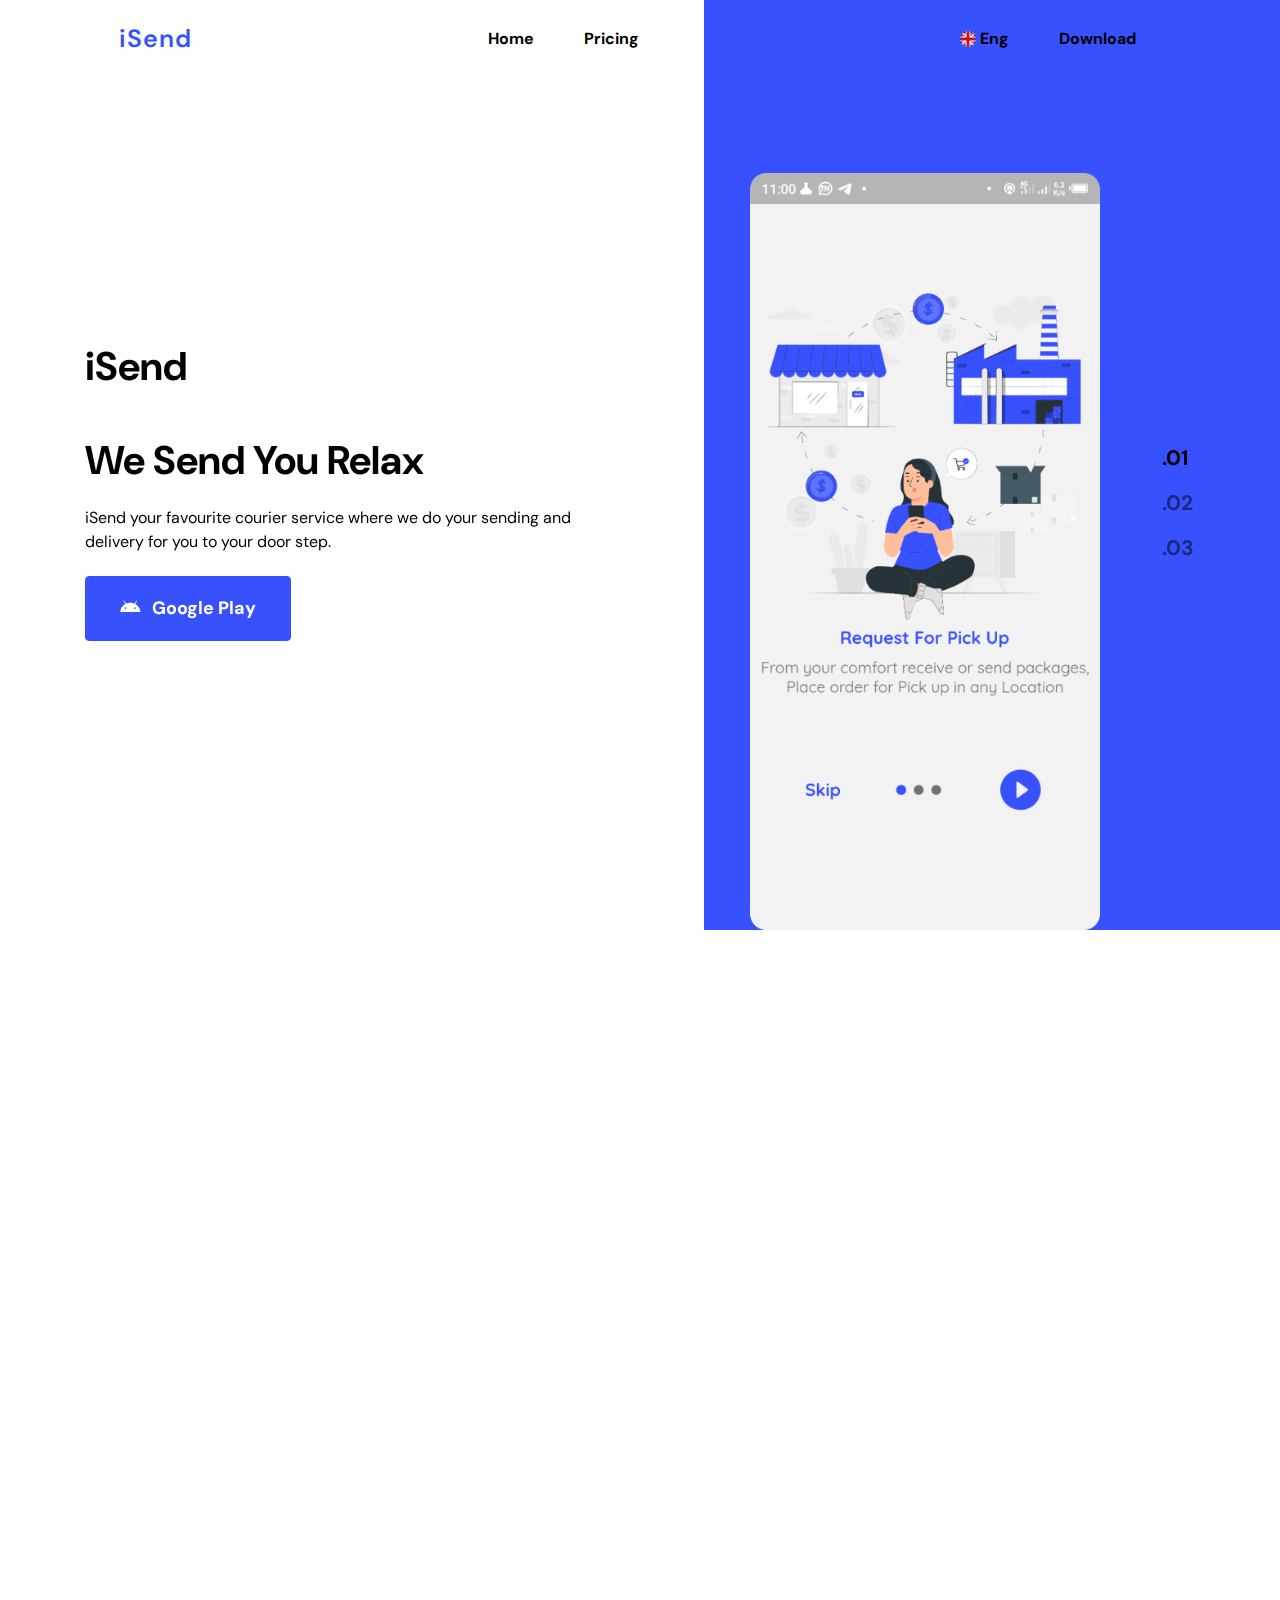
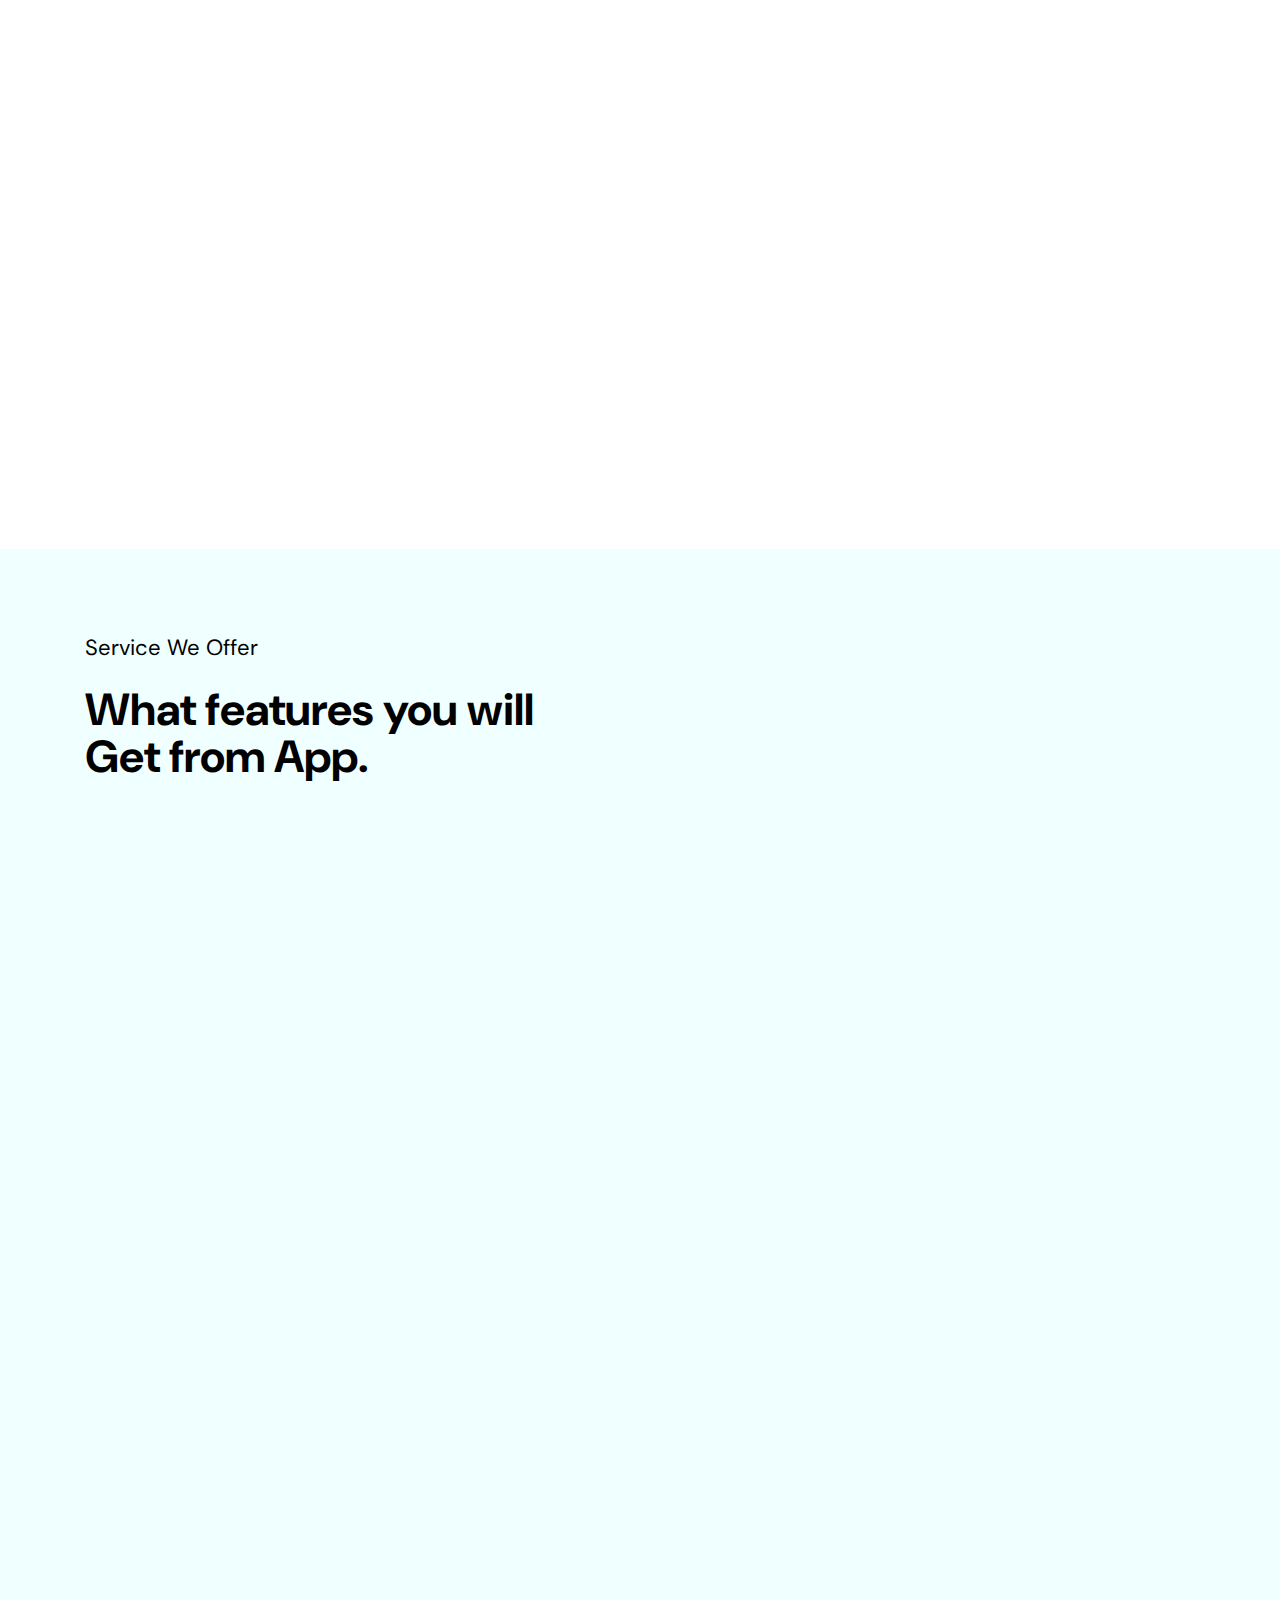
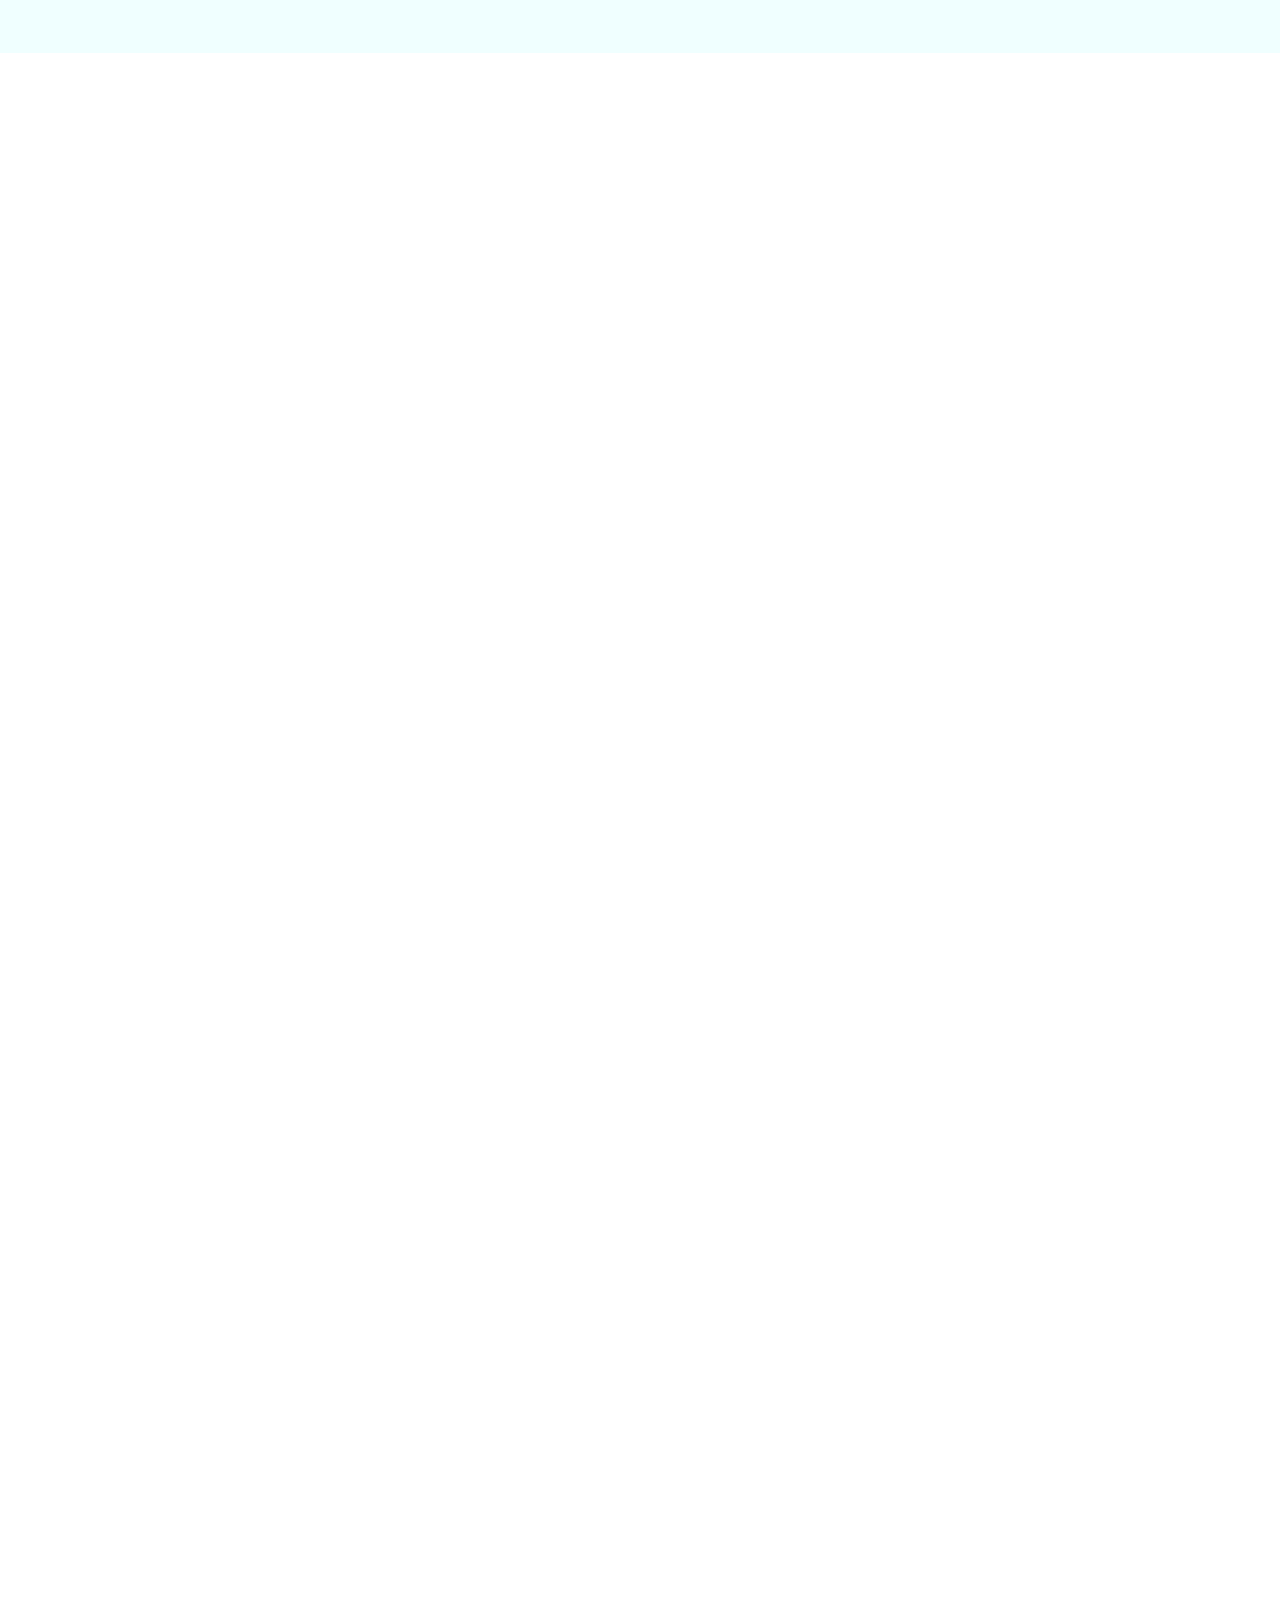
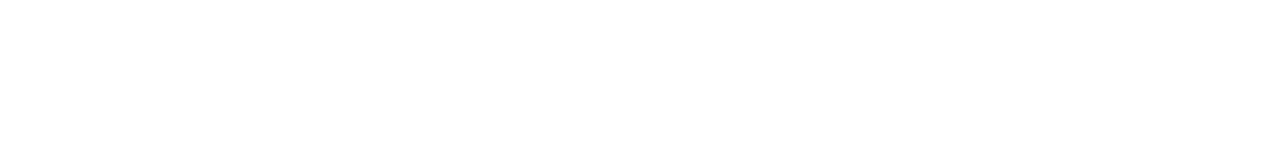
<file: index.html>
<!DOCTYPE html>
<html lang="en">
<head>
    <meta charset="UTF-8">
    <meta name="viewport" content="width=device-width, initial-scale=1.0">
    <meta http-equiv="X-UA-Compatible" content="ie=edge">
    <title>iSend :: we send you relax</title>
    <link rel="stylesheet" href="assets/vendors/flag-icon-css/css/flag-icon.min.css">
    <link rel="stylesheet" href="assets/vendors/font-awesome/css/all.min.css">
    <link href="assets/vendors/aos/aos.css" rel="stylesheet">
    <link rel="stylesheet" href="assets/css/style.css">
    <script src="assets/vendors/jquery/jquery.min.js"></script>
    <script src="assets/js/loader.js"></script>
</head>
<body>
    <div class="edica-loader"></div>
    <header class="edica-header edica-landing-header">
        <div class="container">
            <nav class="navbar navbar-expand-lg navbar-light">
                <a style="color: #3751FF; font-weight: 600; font-size: 25px; letter-spacing: 1px;">iSend</a>
                <!-- <a class="navbar-brand" href="index.html"><img src="assets/images/logo.svg" alt="Edica"></a> -->
                <button class="navbar-toggler d-lg-none" type="button" data-toggle="collapse" data-target="#edicaMainNav" aria-controls="collapsibleNavId" aria-expanded="false" aria-label="Toggle navigation">
                    <span class="navbar-toggler-icon"></span>
                </button>
                <div class="collapse navbar-collapse" id="edicaMainNav">
                    <ul class="navbar-nav mx-auto mt-2 mt-lg-0">
                        <li class="nav-item active">
                            <a class="nav-link" href="index.html">Home <span class="sr-only">(current)</span></a>
                        </li>
                        <li class="nav-item">
                            <!-- <a class="nav-link" href="about.html">About</a> -->
                        </li>
                        <a class="nav-link" href="pricing.html">Pricing</a>

                        <!-- <li class="nav-item dropdown">
                            <a class="nav-link dropdown-toggle" href="#" id="blogDropdown" data-toggle="dropdown" aria-haspopup="true" aria-expanded="false">Blog</a>
                            <div class="dropdown-menu" aria-labelledby="blogDropdown">
                                <a class="dropdown-item" href="blog.html">Blog Archive</a>
                                <a class="dropdown-item" href="blog-single.html">Blog Post</a>
                            </div>
                        </li> -->
                        <!-- <li class="nav-item dropdown">
                            <a class="nav-link dropdown-toggle" href="#" id="pagesDropdown" data-toggle="dropdown" aria-haspopup="true" aria-expanded="false">Pages</a>
                            <div class="dropdown-menu" aria-labelledby="pagesDropdown">
                                <a class="dropdown-item" href="404.html">404</a>
                                <a class="dropdown-item" href="coming-soon.html">Coming Soon</a>
                            </div>
                        </li> -->
                     
                    </ul>
                    <ul class="navbar-nav mt-2 mt-lg-0">
                        <li class="nav-item">
                            <a class="nav-link" href="#"><span class="flag-icon flag-icon-squared rounded-circle flag-icon-gb"></span> Eng</a>
                        </li>
                        <li class="nav-item">
                            <a class="nav-link" href="https://play.google.com/store/apps/details?id=com.citysolution.isend">Download</a>
                        </li>
                    </ul>
                </div>
            </nav>
            <div class="edica-landing-header-content">
               <div id="edicaLandingHeaderCarousel" class="carousel slide" data-ride="carousel">
                   <ol class="carousel-indicators">
                       <li data-target="#edicaLandingHeaderCarousel" data-slide-to="0" class="active">.01</li>
                       <li data-target="#edicaLandingHeaderCarousel" data-slide-to="1">.02</li>
                       <li data-target="#edicaLandingHeaderCarousel" data-slide-to="2">.03</li>
                   </ol>
                   <div class="carousel-inner" role="listbox">
                       <div class="carousel-item active">
                           <div class="row">
                               <div class="col-md-6 carousel-content-wrapper">
                                   <h1 >iSend </h1> <br>
                                   <h1 >We Send You Relax</h1>

                                   <p>iSend your favourite courier service where we do your sending
                                    and delivery for you to your door step.</p>
                                   <div class="carousel-content-btns">
                                       <!-- <a href="#!" class="btn btn-success"> <i class="fab fa-apple mr-2"></i> App Store</a> -->
                                       <a href="https://play.google.com/store/apps/details?id=com.citysolution.isend" class="btn btn-secondary"> <i class="fab fa-android mr-2"></i>  Google Play</a>
                                    </div>
                               </div>
                               <div class="col-md-6 carousel-img-wrapper">
                                   <img src="assets/images/onboard.png" alt="carousel-img" class="img-fluid" width="350px">
                               </div>
                           </div>
                       </div>
                       <div class="carousel-item">
                            <div class="row">
                                <div class="col-md-6 carousel-content-wrapper">
                                    <h1>Simplify Your Life with iSend Courier Service - We Handle Your Sending and Delivery!</h1>
                                    <p>Don't stress about sending and delivery anymore. iSend Courier Service is here to simplify your life. From pick-up to drop-off, we take care of it all. Experience convenience at its best with iSend Courier Service.</p>
                                    <div class="carousel-content-btns">
                                        <!-- <a href="#!" class="btn btn-success"> <i class="fab fa-apple mr-2"></i> App Store</a> -->
                                        <!-- <a href="#!" class="btn btn-secondary"> <i class="fab fa-android mr-2"></i> Google Play</a> -->
                                       <a href="https://play.google.com/store/apps/details?id=com.citysolution.isend" class="btn btn-secondary"> <i class="fab fa-android mr-2"></i>  Google Play</a>
                                        
                                    </div>
                                </div>
                                <div class="col-md-6 carousel-img-wrapper">
                                    <img src="assets/images/onboard 1.png" alt="carousel-img" class="img-fluid" width="350px">
                                </div>
                            </div>
                       </div>
                       <div class="carousel-item">
                            <div class="row">
                                <div class="col-md-6 carousel-content-wrapper">
                                    <h1>Effort less Sending, Exceptional Delivery - Choose iSend Courier Service Today!</h1>
                                    <p>Sending and delivery made effort less with iSend Courier Service. Experience the difference with iSend Courier Service - your reliable partner for all your delivery needs.</p>
                                    <div class="carousel-content-btns">
                                       <a href="https://play.google.com/store/apps/details?id=com.citysolution.isend" class="btn btn-secondary"> <i class="fab fa-android mr-2"></i>  Google Play</a>
                                        
                                        <!-- <a href="#!" class="btn btn-success"> <i class="fab fa-apple mr-2"></i> App Store</a>
                                        <a href="#!" class="btn btn-secondary"> <i class="fab fa-android mr-2"></i> Google Play</a> -->
                                    </div>
                                </div>
                                <div class="col-md-6 carousel-img-wrapper">
                                    <img src="assets/images/onboard 2.png" height="20px" alt="carousel-img" class="img-fluid" width="350px">
                                </div>
                            </div>
                       </div>
                   </div>
               </div> 
            </div>
        </div>
    </header>

    <main>
        <section class="edica-landing-section edica-landing-about">
            <div class="container">
                <div class="row">
                    <div class="col-md-6" data-aos="fade-up-right">
                        <h4 class="edica-landing-section-subtitle-alt">ABOUT US</h4>
                        <h2 class="edica-landing-section-title">50+ downloads of our application.</h2>
                        <p></p>
                        <ul class="landing-about-list">
                            <li>Powerful and flexible theme</li>
                            <li>Simple, transparent pricing</li>
                            <li>Customer Support available for you</li>
                        </ul>
                    </div>
                    <div class="col-md-6" data-aos="fade-up-left">
                        <img src="assets/images/isen-dashboard.png" width="468px" alt="about" class="img-fluid">
                    </div>
                </div>
            </div>
        </section>
        <!-- <section class="edica-landing-section edica-landing-clients">
            <div class="container">
                <h4 class="edica-landing-section-subtitle-alt">PARTNER WITH US</h4>
                <div class="partners-wrapper">
                    <img src="assets/images/Partner_1.png" alt="client logo" data-aos="flip-right" data-aos-delay="250">
                    <img src="assets/images/Partner_2.png" alt="client logo" data-aos="flip-right" data-aos-delay="500">
                    <img src="assets/images/Partner_3.png" alt="client logo" data-aos="flip-right" data-aos-delay="750">
                    <img src="assets/images/Partner_4.png" alt="client logo" data-aos="flip-right" data-aos-delay="1000">
                    <img src="assets/images/Partner_5.png" alt="client logo" data-aos="flip-right" data-aos-delay="1250">
                    <img src="assets/images/Partner_6.png" alt="client logo" data-aos="flip-right" data-aos-delay="1500">
                </div>
            </div>
        </section> -->
        <section class="edica-landing-section edica-landing-services" style="background-color: #f0ffff;">
            <div class="container">
                <h4 class="edica-landing-section-subtitle">Service We Offer</h4>
                <h2 class="edica-landing-section-title">What features you will <br> Get from App.</h2>
                <div class="row">
                    <div class="col-md-6 landing-service-card" data-aos="fade-right">
                        <img src="assets/images/goal.svg" alt="card img" class="img-fluid service-card-img">
                        <h4 class="service-card-title">Request for Pickup</h4>
                        <p class="service-card-description">With iSend, you can requst for item pickup.
                            Once your request it is aprove the item is picked up and delivered.</p>
                    </div>
                    <div class="col-md-6 landing-service-card" data-aos="fade-left">
                        <img src="assets/images/goal.svg" alt="card img" class="img-fluid service-card-img">
                        <h4 class="service-card-title">Geo Location Search</h4>
                        <p class="service-card-description">With the app you can search for different areas for drop up.
                            Our app has several locations to choose from.</p>
                    </div>
                    <div class="col-md-6 landing-service-card" data-aos="fade-right">
                        <img src="assets/images/goal.svg" alt="card img" class="img-fluid service-card-img">
                        <h4 class="service-card-title">Track your Item.</h4>
                        <p class="service-card-description">You can check previously sent history.
                            You can review what you sent.</p>
                    </div>
                    <div class="col-md-6 landing-service-card" data-aos="fade-left">
                        <img src="assets/images/goal.svg" alt="card img" class="img-fluid service-card-img">
                        <h4 class="service-card-title">Rating and Review Feature</h4>
                        <p class="service-card-description">Feel free to rate and leave your review of the app. This will help us serve you better.</p>
                    </div>
                </div>
            </div>
        </section>
        <section class="edica-landing-section edica-landing-testimonials" data-aos="fade-up">
            <div class="container">
                <div id="edicaLandingTestimonialCarousel" class="carousel slide landing-testimonial-carousel" data-ride="carousel">
                    <div class="text-center py-4">
                        <img src="assets/images/quote.svg" alt="quote">
                    </div>
                    <div class="carousel-inner" role="listbox">
                        <div class="carousel-item">
                            <blockquote class="testimonial">
                                <p>“At iSend Courier Service, our mission is to provide exceptional, reliable, and efficient courier services to our customers.” </p>
                            </blockquote>
                        </div>
                        <div class="carousel-item">
                            <blockquote class="testimonial">
                                <p>“We aim to be the preferred choice for individuals and businesses, ensuring their satisfaction through our commitment to quality and professionalism.” </p>
                            </blockquote>
                        </div>
                        <div class="carousel-item active">
                            <blockquote class="testimonial">
                                <p>“Our vision at iSend Courier Service is to become a leading courier service provider known for our excellence in delivery and customer service.” </p>
                            </blockquote>
                        </div>
                        <div class="carousel-item">
                            <blockquote class="testimonial">
                                <p>“ We aim to continually innovate and adapt to emerging technologies and industry trends, setting new benchmarks in the courier service industry.” </p>
                            </blockquote>
                        </div>
                        <div class="carousel-item">
                            <blockquote class="testimonial">
                                <p>“Through our dedication, we aspire to create long-lasting relationships with our customers and become their trusted partner for all their delivery needs.” </p>
                            </blockquote>
                        </div>
                    </div>
                    <ol class="carousel-indicators">
                        <li data-target="#edicaLandingTestimonialCarousel" data-slide-to="0">
                            <img src="assets/images/person1.png" height="10" alt="avatar">
                            <div class="user-details">
                                <h6>Nfon Andrew</h6>
                                <p>Software Developer</p>
                            </div>
                        </li>
                        <li data-target="#edicaLandingTestimonialCarousel" data-slide-to="1">
                            <img src="assets/images/person2.jpeg" alt="avatar">
                            <div class="user-details">
                                <h6>Nyong Godwill</h6>
                                <p>Software Developer </p>
                            </div>
                        </li>
                        <li data-target="#edicaLandingTestimonialCarousel" data-slide-to="2" class="active">
                            <img src="assets/images/person3.jpeg" alt="avatar">
                            <div class="user-details">
                                <h6>Mbangse Marcel</h6>
                                <p>Software Developer</p>
                            </div>
                           
                        </li>
                        <li data-target="#edicaLandingTestimonialCarousel" data-slide-to="3">
                            <img src="assets/images/person3.jpeg" alt="avatar">
                            <div class="user-details">
                                <h6>Ngwa Jude</h6>
                                <p> Software Developer</p>
                            </div>
                        </li>
                        <li data-target="#edicaLandingTestimonialCarousel" data-slide-to="3">
                            <img src="assets/images/person5.jpeg" height="50" width="50" alt="avatar">
                            <div class="user-details">
                                <h6>Lukong Anne</h6>
                                <p> Software Developer</p>
                            </div>
                        </li>
                        
                    </ol>
                </div>
            </div>
        </section>
        <!-- <section class="edica-landing-section edica-landing-blog">
            <div class="container">
                <h4 class="edica-landing-section-subtitle" data-aos="fade-up">Blog posts</h4>
                <h2 class="edica-landing-section-title" data-aos="fade-up">Check our app latest blog post <br> for more update.</h2>
                <div class="row">
                    <div class="col-md-4 landing-blog-post" data-aos="fade-right">
                        <img src="assets/images/rectangle.png" alt="blog post" class="blog-post-thumbnail">
                        <p class="blog-post-category">Blog post</p>
                        <h4 class="blog-post-title">Check our latest blog post for more update.</h4>
                        <a href="#!" class="blog-post-link">Learn more</a>
                    </div>
                    <div class="col-md-4 landing-blog-post" data-aos="fade-up">
                        <img src="assets/images/rectangle-copy.png" alt="blog post" class="blog-post-thumbnail">
                        <p class="blog-post-category">Blog post</p>
                        <h4 class="blog-post-title">Check our latest blog post for more update.</h4>
                        <a href="#!" class="blog-post-link">Learn more</a>
                    </div>
                    <div class="col-md-4 landing-blog-post" data-aos="fade-left">
                        <img src="assets/images/rectangle-copy-2.png" alt="blog post" class="blog-post-thumbnail">
                        <p class="blog-post-category">Blog post</p>
                        <h4 class="blog-post-title">Check our latest blog post for more update.</h4>
                        <a href="#!" class="blog-post-link">Learn more</a>
                    </div>
                </div>
            </div>
        </section> -->
        <!-- <section class="edica-landing-section edica-landing-blog-posts">
            <div class="container">
                <div class="row">
                    <div class="col-md-6">
                        <div class="blog-post-card blog-post-1 mb-4 mb-md-0" data-aos="fade-right">
                            <p class="post-category">App Design</p>
                            <h2 class="post-title">Check our latest blog post for more update.</h2>
                            <a href="#!" class="post-link">Learn more</a>
                        </div>
                    </div>
                    <div class="col-md-6">
                        <div class="blog-post-card blog-post-2" data-aos="fade-left">
                            <p class="post-category">App Design</p>
                            <h2 class="post-title">Check our latest blog post for more update.</h2>
                            <a href="#!" class="post-link">Learn more</a>
                        </div>
                    </div>
                </div>
            </div>
        </section> -->
    </main>
    <section class="edica-footer-banner-section">
        <div class="container">
            <div class="footer-banner" data-aos="fade-up">
                <h1 class="banner-title">Download it now.</h1>
                <div class="banner-btns-wrapper">
                    <!-- <button class="btn btn-success"> <img src="assets/images/apple@1x.svg" alt="ios" class="mr-2"> App Store</button> -->
                    <a href="https://play.google.com/store/apps/details?id=com.citysolution.isend"></a><button class="btn btn-success" style="background-color:#3751FF ; border: #3751FF;"> <img src="assets/images/android@1x.svg" alt="android" class="mr-2"> Google Play</button></a>
                </div>
                <p class="banner-text">Download our app on playstore today and send <br> items at the comfort of your home!</p>
            </div>
        </div>
    </section>
    <footer class="edica-footer" data-aos="fade-up">
        <div class="container">
            <div class="row footer-widget-area">
                <div class="col-md-3">
                    <a href="index.html" class="footer-brand-wrapper">
                    <p class="contact-details">iSend</p>
                        
                    </a>
                    <p class="contact-details"><a href="mailto:team.cleancity@gmail.com?subject=From%20the%20%iSend%20Website">Email us</a></p>
                    <p class="contact-details">+237 681 610 898</p>
                    <nav class="footer-social-links">
                        <a href="#!"><i class="fab fa-facebook-f"></i></a>
                        <a href="#!"><i class="fab fa-twitter"></i></a>
                        <a href="#!"><i class="fab fa-whatsapp"></i></a>
                    </nav>
                </div>
                <div class="col-md-3">
                    <nav class="footer-nav">
                        <a href="#!" class="https://play.google.com/store/apps/details?id=com.citysolution.isend">Android App</a>
                        <!-- <a href="#!" class="nav-link">ios App</a> -->
                        <!-- <a href="#!" class="nav-link">Blog</a> -->
                        <!-- <a href="#!" class="nav-link">Partners</a> -->
                        <!-- <a href="#!" class="nav-link">Careers</a> -->
                    </nav>
                </div>
                <div class="col-md-3">
                    <nav class="footer-nav">
                        <a href="#!" class="nav-link">FAQ</a>
                        <a href="#!" class="nav-link">Reporting</a>
                        <!-- <a href="#!" class="nav-link">Block Storage</a> -->
                        <!-- <a href="#!" class="nav-link">Tools & Integrations</a> -->
                        <!-- <a href="#!" class="nav-link">API</a> -->
                        <a href="pricing.html" class="nav-link">Pricing</a>
                    </nav>
                </div>
                <!-- <div class="col-md-3">
                    <div class="dropdown footer-country-dropdown">
                        <button class="btn btn-secondary dropdown-toggle" type="button" id="footerCountryDropdown" data-toggle="dropdown" aria-haspopup="true"
                                aria-expanded="false">
                                   <span class="flag-icon flag-icon-gb flag-icon-squared"></span> United Kingdom <i class="fas fa-chevron-down ml-2"></i>
                                </button>
                        <div class="dropdown-menu" aria-labelledby="footerCountryDropdown">
                            <button class="dropdown-item" href="#">
                                    <span class="flag-icon flag-icon-us flag-icon-squared"></span> United States
                                </button>
                            <button class="dropdown-item" href="#">
                                <span class="flag-icon flag-icon-au flag-icon-squared"></span> Australia
                            </button>
                        </div>
                    </div>
                </div> -->
            </div>
            <div class="footer-bottom-content">
                <nav class="nav footer-bottom-nav">
                    <a href="#!">Privacy & Policy</a>
                    <a href="#!">Terms</a>
                    <a href="#!">Site Map</a>
                </nav>
                <p class="mb-0">© iSend,2023 | All rights reserved.</p>
            </div>
        </div>
    </footer>
    <script src="assets/vendors/popper.js/popper.min.js"></script>
    <script src="assets/vendors/bootstrap/dist/js/bootstrap.min.js"></script>
    <script src="assets/vendors/aos/aos.js"></script>
    <script src="assets/js/main.js"></script>
    <script>
        AOS.init({
            duration: 2000
        });
      </script>
</body>
</html>
</file>
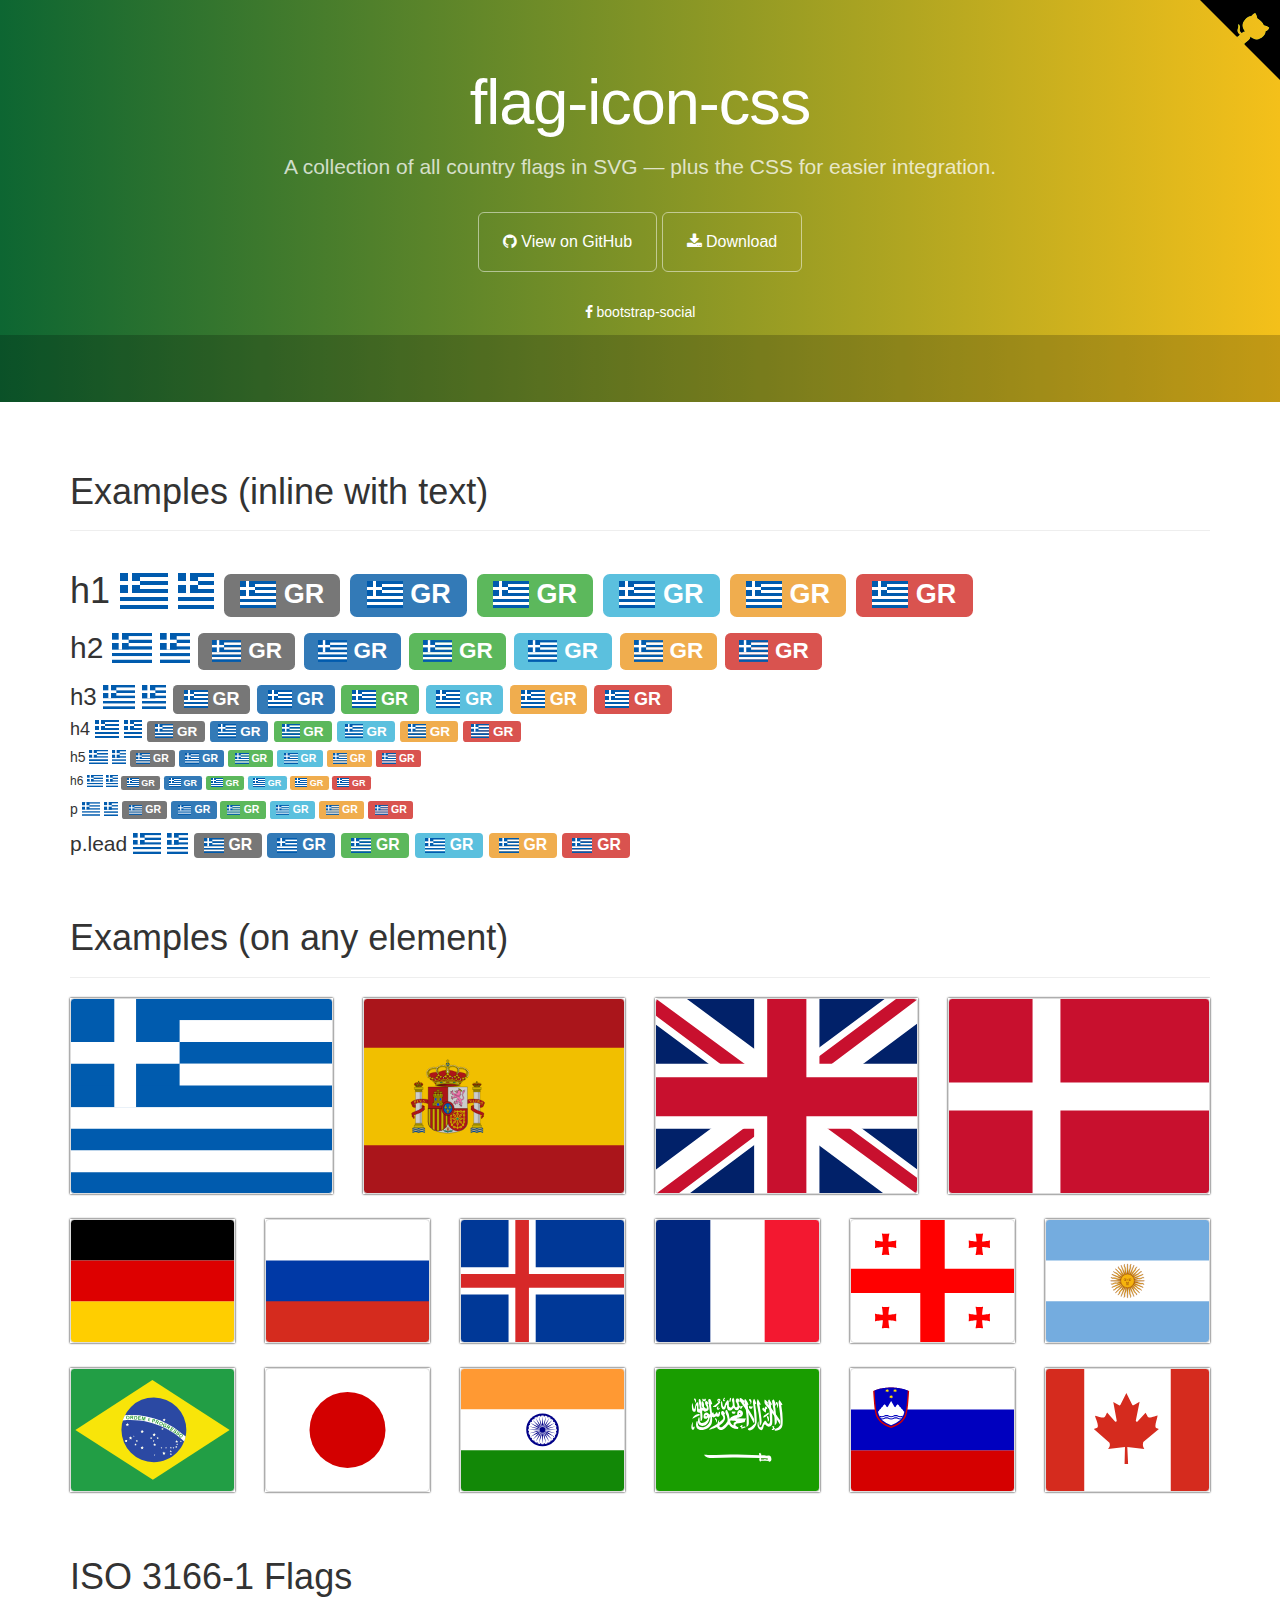
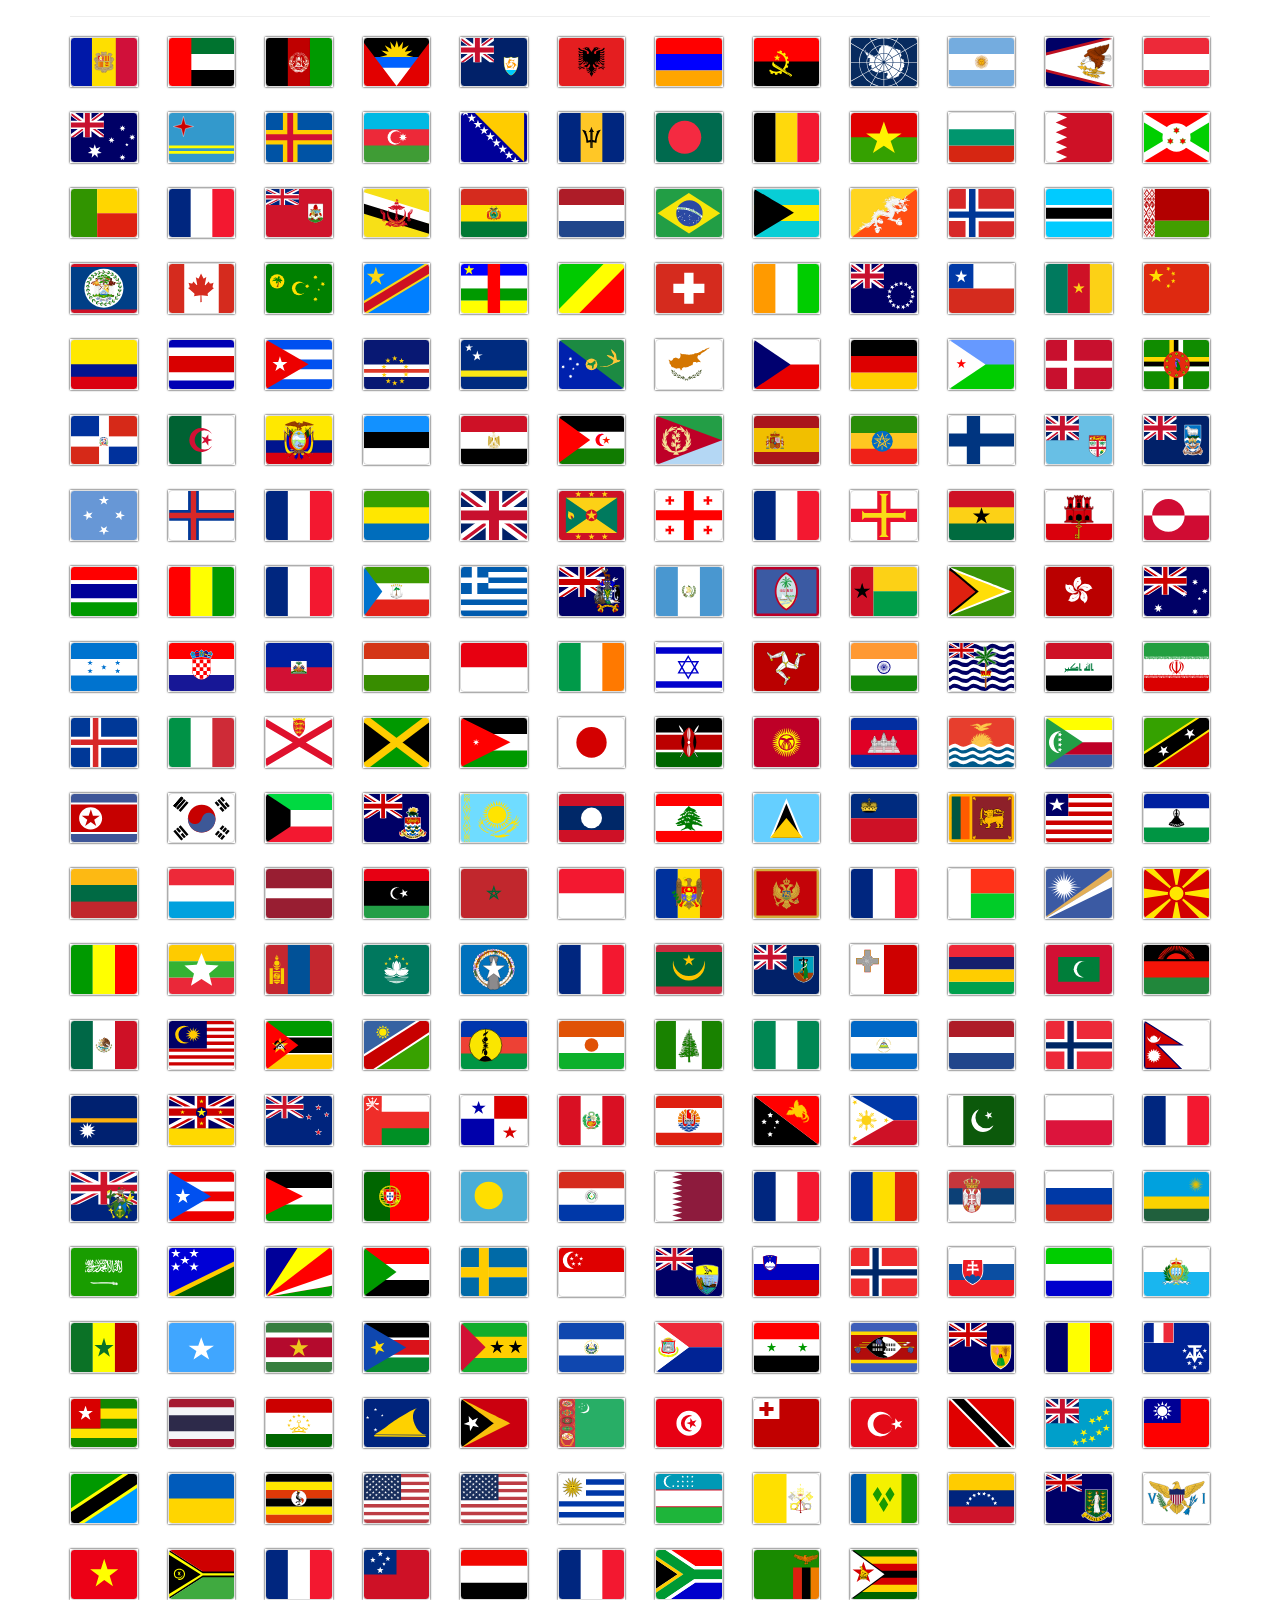
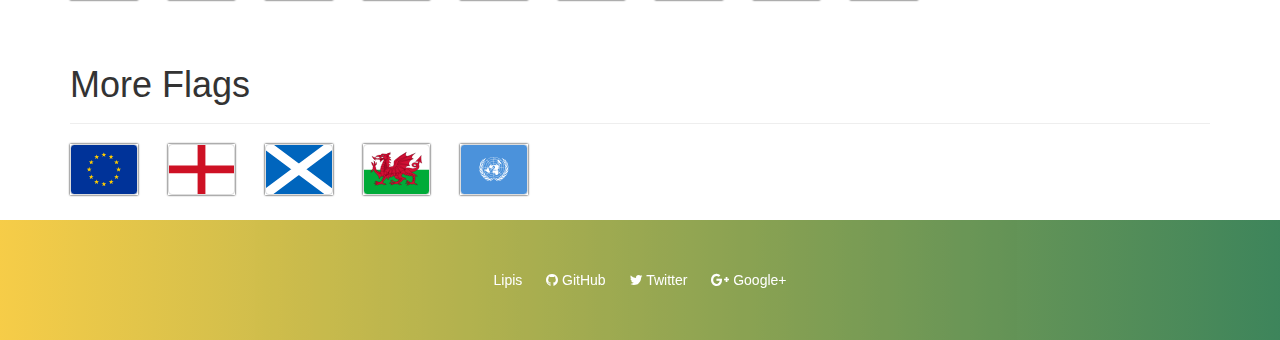
<file: assets/vendors/flag-icon-css/index.html>
<!DOCTYPE html>
<html lang="en">
  <head>
    <meta charset="utf-8">
    <meta name="viewport" content="width=device-width, initial-scale=1.0">
    <meta property="og:type" content="website" />
    <meta property="og:url" content="https://lipis.github.io/flag-icon-css/" />

    <title>SVG Country Flags | flag-icon-css</title>

    <link href="https://maxcdn.bootstrapcdn.com/bootstrap/3.3.6/css/bootstrap.min.css" rel="stylesheet" id="bootstrap">
    <link href="https://maxcdn.bootstrapcdn.com/font-awesome/4.5.0/css/font-awesome.min.css" rel="stylesheet">
    <link href="./assets/docs.css" rel="stylesheet">
    <link href="./css/flag-icon.css" rel="stylesheet">
  </head>

  <body>
    <div class="jumbotron">
      <div class="container">
        <h1>flag-icon-css</h1>
        <p>
          A collection of all country flags in SVG — plus the CSS for easier integration.
        </p>
        <a href="https://github.com/lipis/flag-icon-css" class="btn btn-outline btn-lg"><span class="fa fa-github"></span> View on GitHub</a>
        <a href="https://github.com/lipis/flag-icon-css/archive/master.zip" class="btn btn-outline btn-lg"><span class="fa fa-download"></span> Download</a>
        <ul class="jumbotron-links">
          <li><a href="https://lipis.github.io/bootstrap-social"><span class="fa fa-facebook"></span> bootstrap-social</a></li>
        </ul>
      </div>
      <div class="bottom">
        <iframe src="https://ghbtns.com/github-btn.html?user=lipis&amp;repo=flag-icon-css&amp;type=watch&amp;count=true" class="social-share"></iframe>
      </div>
    </div>
    <script>
      if (window.location.hostname.indexOf('github') > 0) {
        window.location.replace("http://flag-icon-css.lip.is/");
      }
    </script>
    <div class="container">
      <section id="examples">
        <div class="page-header">
          <h1>Examples (inline with text)</h1>
        </div>
        <div class="no-wrap">
          <h1>
            h1
            <span class="flag-icon flag-icon-gr"></span>
            <span class="flag-icon flag-icon-squared flag-icon-gr"></span>
            <span class="label label-default"><span class="flag-icon flag-icon-gr"></span> GR</span>
            <span class="label label-primary"><span class="flag-icon flag-icon-gr"></span> GR</span>
            <span class="label label-success"><span class="flag-icon flag-icon-gr"></span> GR</span>
            <span class="label label-info"><span class="flag-icon flag-icon-gr"></span> GR</span>
            <span class="label label-warning"><span class="flag-icon flag-icon-gr"></span> GR</span>
            <span class="label label-danger"><span class="flag-icon flag-icon-gr"></span> GR</span>
          </h1>
          <h2>
            h2
            <span class="flag-icon flag-icon-gr"></span>
            <span class="flag-icon flag-icon-squared flag-icon-gr"></span>
            <span class="label label-default"><span class="flag-icon flag-icon-gr"></span> GR</span>
            <span class="label label-primary"><span class="flag-icon flag-icon-gr"></span> GR</span>
            <span class="label label-success"><span class="flag-icon flag-icon-gr"></span> GR</span>
            <span class="label label-info"><span class="flag-icon flag-icon-gr"></span> GR</span>
            <span class="label label-warning"><span class="flag-icon flag-icon-gr"></span> GR</span>
            <span class="label label-danger"><span class="flag-icon flag-icon-gr"></span> GR</span>
          </h2>
          <h3>
            h3
            <span class="flag-icon flag-icon-gr"></span>
            <span class="flag-icon flag-icon-squared flag-icon-gr"></span>
            <span class="label label-default"><span class="flag-icon flag-icon-gr"></span> GR</span>
            <span class="label label-primary"><span class="flag-icon flag-icon-gr"></span> GR</span>
            <span class="label label-success"><span class="flag-icon flag-icon-gr"></span> GR</span>
            <span class="label label-info"><span class="flag-icon flag-icon-gr"></span> GR</span>
            <span class="label label-warning"><span class="flag-icon flag-icon-gr"></span> GR</span>
            <span class="label label-danger"><span class="flag-icon flag-icon-gr"></span> GR</span>
          </h3>
          <h4>
            h4
            <span class="flag-icon flag-icon-gr"></span>
            <span class="flag-icon flag-icon-squared flag-icon-gr"></span>
            <span class="label label-default"><span class="flag-icon flag-icon-gr"></span> GR</span>
            <span class="label label-primary"><span class="flag-icon flag-icon-gr"></span> GR</span>
            <span class="label label-success"><span class="flag-icon flag-icon-gr"></span> GR</span>
            <span class="label label-info"><span class="flag-icon flag-icon-gr"></span> GR</span>
            <span class="label label-warning"><span class="flag-icon flag-icon-gr"></span> GR</span>
            <span class="label label-danger"><span class="flag-icon flag-icon-gr"></span> GR</span>
          </h4>
          <h5>
            h5
            <span class="flag-icon flag-icon-gr"></span>
            <span class="flag-icon flag-icon-squared flag-icon-gr"></span>
            <span class="label label-default"><span class="flag-icon flag-icon-gr"></span> GR</span>
            <span class="label label-primary"><span class="flag-icon flag-icon-gr"></span> GR</span>
            <span class="label label-success"><span class="flag-icon flag-icon-gr"></span> GR</span>
            <span class="label label-info"><span class="flag-icon flag-icon-gr"></span> GR</span>
            <span class="label label-warning"><span class="flag-icon flag-icon-gr"></span> GR</span>
            <span class="label label-danger"><span class="flag-icon flag-icon-gr"></span> GR</span>
          </h5>
          <h6>
            h6
            <span class="flag-icon flag-icon-gr"></span>
            <span class="flag-icon flag-icon-squared flag-icon-gr"></span>
            <span class="label label-default"><span class="flag-icon flag-icon-gr"></span> GR</span>
            <span class="label label-primary"><span class="flag-icon flag-icon-gr"></span> GR</span>
            <span class="label label-success"><span class="flag-icon flag-icon-gr"></span> GR</span>
            <span class="label label-info"><span class="flag-icon flag-icon-gr"></span> GR</span>
            <span class="label label-warning"><span class="flag-icon flag-icon-gr"></span> GR</span>
            <span class="label label-danger"><span class="flag-icon flag-icon-gr"></span> GR</span>
          </h6>
          <p>
            p
            <span class="flag-icon flag-icon-gr"></span>
            <span class="flag-icon flag-icon-squared flag-icon-gr"></span>
            <span class="label label-default"><span class="flag-icon flag-icon-gr"></span> GR</span>
            <span class="label label-primary"><span class="flag-icon flag-icon-gr"></span> GR</span>
            <span class="label label-success"><span class="flag-icon flag-icon-gr"></span> GR</span>
            <span class="label label-info"><span class="flag-icon flag-icon-gr"></span> GR</span>
            <span class="label label-warning"><span class="flag-icon flag-icon-gr"></span> GR</span>
            <span class="label label-danger"><span class="flag-icon flag-icon-gr"></span> GR</span>
          </p>
          <p class="lead">
            p.lead
            <span class="flag-icon flag-icon-gr"></span>
            <span class="flag-icon flag-icon-squared flag-icon-gr"></span>
            <span class="label label-default"><span class="flag-icon flag-icon-gr"></span> GR</span>
            <span class="label label-primary"><span class="flag-icon flag-icon-gr"></span> GR</span>
            <span class="label label-success"><span class="flag-icon flag-icon-gr"></span> GR</span>
            <span class="label label-info"><span class="flag-icon flag-icon-gr"></span> GR</span>
            <span class="label label-warning"><span class="flag-icon flag-icon-gr"></span> GR</span>
            <span class="label label-danger"><span class="flag-icon flag-icon-gr"></span> GR</span>
          </p>
        </section>
      </section>
      <section id="more" class="d">
        <div class="page-header">
          <h1>Examples (on any element)</h1>
        </div>
        <div class="row">
          <div class="col-lg-3 col-md-4 col-sm-4 col-xs-6">
            <div class="flag-wrapper">
              <div class="img-thumbnail flag flag-icon-background flag-icon-gr"></div>
            </div>
          </div>
          <div class="col-lg-3 col-md-4 col-sm-4 col-xs-6">
            <div class="flag-wrapper">
              <div class="img-thumbnail flag flag-icon-background flag-icon-es"></div>
            </div>
          </div>
          <div class="col-lg-3 col-md-4 col-sm-4 col-xs-3">
            <div class="flag-wrapper">
              <div class="img-thumbnail flag flag-icon-background flag-icon-gb"></div>
            </div>
          </div>
          <div class="col-lg-3 col-sm-2 col-xs-3">
            <div class="flag-wrapper">
              <div class="img-thumbnail flag flag-icon-background flag-icon-dk"></div>
            </div>
          </div>
          <div class="col-sm-2 col-xs-3">
            <div class="flag-wrapper">
              <div class="img-thumbnail flag flag-icon-background flag-icon-de"></div>
            </div>
          </div>
          <div class="col-sm-2 col-xs-3">
            <div class="flag-wrapper">
              <div class="img-thumbnail flag flag-icon-background flag-icon-ru"></div>
            </div>
          </div>
          <div class="col-sm-2 col-xs-3">
            <div class="flag-wrapper">
              <div class="img-thumbnail flag flag-icon-background flag-icon-is"></div>
            </div>
          </div>
          <div class="col-sm-2 col-xs-3">
            <div class="flag-wrapper">
              <div class="img-thumbnail flag flag-icon-background flag-icon-fr"></div>
            </div>
          </div>
          <div class="col-sm-2 col-xs-3">
            <div class="flag-wrapper">
              <div class="img-thumbnail flag flag-icon-background flag-icon-ge"></div>
            </div>
          </div>
          <div class="col-sm-2 col-xs-3">
            <div class="flag-wrapper">
              <div class="img-thumbnail flag flag-icon-background flag-icon-ar"></div>
            </div>
          </div>
          <div class="col-sm-2 col-xs-3">
            <div class="flag-wrapper">
              <div class="img-thumbnail flag flag-icon-background flag-icon-br"></div>
            </div>
          </div>
          <div class="col-sm-2 col-xs-3">
            <div class="flag-wrapper">
              <div class="img-thumbnail flag flag-icon-background flag-icon-jp"></div>
            </div>
          </div>
          <div class="col-sm-2 col-xs-3 hidden-xs">
            <div class="flag-wrapper">
              <div class="img-thumbnail flag flag-icon-background flag-icon-in"></div>
            </div>
          </div>
          <div class="col-sm-2 col-xs-3">
            <div class="flag-wrapper">
              <div class="img-thumbnail flag flag-icon-background flag-icon-sa"></div>
            </div>
          </div>
          <div class="col-sm-2 col-xs-3">
            <div class="flag-wrapper">
              <div class="img-thumbnail flag flag-icon-background flag-icon-si"></div>
            </div>
          </div>
          <div class="col-sm-2 col-xs-3 visible-lg">
            <div class="flag-wrapper">
              <div class="img-thumbnail flag flag-icon-background flag-icon-ca"></div>
            </div>
          </div>
        </div>
      </section>
      <section class="all-flags">
        <div class="page-header">
          <h1>ISO 3166-1 Flags</h1>
        </div>
        <div class="row">
          <div class="col-md-1 col-sm-2 col-xs-3"><div class="flag-wrapper"><div class="img-thumbnail flag flag-icon-background flag-icon-ad" title="ad" id="ad"></div></div></div>
          <div class="col-md-1 col-sm-2 col-xs-3"><div class="flag-wrapper"><div class="img-thumbnail flag flag-icon-background flag-icon-ae" title="ae" id="ae"></div></div></div>
          <div class="col-md-1 col-sm-2 col-xs-3"><div class="flag-wrapper"><div class="img-thumbnail flag flag-icon-background flag-icon-af" title="af" id="af"></div></div></div>
          <div class="col-md-1 col-sm-2 col-xs-3"><div class="flag-wrapper"><div class="img-thumbnail flag flag-icon-background flag-icon-ag" title="ag" id="ag"></div></div></div>
          <div class="col-md-1 col-sm-2 col-xs-3"><div class="flag-wrapper"><div class="img-thumbnail flag flag-icon-background flag-icon-ai" title="ai" id="ai"></div></div></div>
          <div class="col-md-1 col-sm-2 col-xs-3"><div class="flag-wrapper"><div class="img-thumbnail flag flag-icon-background flag-icon-al" title="al" id="al"></div></div></div>
          <div class="col-md-1 col-sm-2 col-xs-3"><div class="flag-wrapper"><div class="img-thumbnail flag flag-icon-background flag-icon-am" title="am" id="am"></div></div></div>
          <div class="col-md-1 col-sm-2 col-xs-3"><div class="flag-wrapper"><div class="img-thumbnail flag flag-icon-background flag-icon-ao" title="ao" id="ao"></div></div></div>
          <div class="col-md-1 col-sm-2 col-xs-3"><div class="flag-wrapper"><div class="img-thumbnail flag flag-icon-background flag-icon-aq" title="aq" id="aq"></div></div></div>
          <div class="col-md-1 col-sm-2 col-xs-3"><div class="flag-wrapper"><div class="img-thumbnail flag flag-icon-background flag-icon-ar" title="ar" id="ar"></div></div></div>
          <div class="col-md-1 col-sm-2 col-xs-3"><div class="flag-wrapper"><div class="img-thumbnail flag flag-icon-background flag-icon-as" title="as" id="as"></div></div></div>
          <div class="col-md-1 col-sm-2 col-xs-3"><div class="flag-wrapper"><div class="img-thumbnail flag flag-icon-background flag-icon-at" title="at" id="at"></div></div></div>
          <div class="col-md-1 col-sm-2 col-xs-3"><div class="flag-wrapper"><div class="img-thumbnail flag flag-icon-background flag-icon-au" title="au" id="au"></div></div></div>
          <div class="col-md-1 col-sm-2 col-xs-3"><div class="flag-wrapper"><div class="img-thumbnail flag flag-icon-background flag-icon-aw" title="aw" id="aw"></div></div></div>
          <div class="col-md-1 col-sm-2 col-xs-3"><div class="flag-wrapper"><div class="img-thumbnail flag flag-icon-background flag-icon-ax" title="ax" id="ax"></div></div></div>
          <div class="col-md-1 col-sm-2 col-xs-3"><div class="flag-wrapper"><div class="img-thumbnail flag flag-icon-background flag-icon-az" title="az" id="az"></div></div></div>
          <div class="col-md-1 col-sm-2 col-xs-3"><div class="flag-wrapper"><div class="img-thumbnail flag flag-icon-background flag-icon-ba" title="ba" id="ba"></div></div></div>
          <div class="col-md-1 col-sm-2 col-xs-3"><div class="flag-wrapper"><div class="img-thumbnail flag flag-icon-background flag-icon-bb" title="bb" id="bb"></div></div></div>
          <div class="col-md-1 col-sm-2 col-xs-3"><div class="flag-wrapper"><div class="img-thumbnail flag flag-icon-background flag-icon-bd" title="bd" id="bd"></div></div></div>
          <div class="col-md-1 col-sm-2 col-xs-3"><div class="flag-wrapper"><div class="img-thumbnail flag flag-icon-background flag-icon-be" title="be" id="be"></div></div></div>
          <div class="col-md-1 col-sm-2 col-xs-3"><div class="flag-wrapper"><div class="img-thumbnail flag flag-icon-background flag-icon-bf" title="bf" id="bf"></div></div></div>
          <div class="col-md-1 col-sm-2 col-xs-3"><div class="flag-wrapper"><div class="img-thumbnail flag flag-icon-background flag-icon-bg" title="bg" id="bg"></div></div></div>
          <div class="col-md-1 col-sm-2 col-xs-3"><div class="flag-wrapper"><div class="img-thumbnail flag flag-icon-background flag-icon-bh" title="bh" id="bh"></div></div></div>
          <div class="col-md-1 col-sm-2 col-xs-3"><div class="flag-wrapper"><div class="img-thumbnail flag flag-icon-background flag-icon-bi" title="bi" id="bi"></div></div></div>
          <div class="col-md-1 col-sm-2 col-xs-3"><div class="flag-wrapper"><div class="img-thumbnail flag flag-icon-background flag-icon-bj" title="bj" id="bj"></div></div></div>
          <div class="col-md-1 col-sm-2 col-xs-3"><div class="flag-wrapper"><div class="img-thumbnail flag flag-icon-background flag-icon-bl" title="bl" id="bl"></div></div></div>
          <div class="col-md-1 col-sm-2 col-xs-3"><div class="flag-wrapper"><div class="img-thumbnail flag flag-icon-background flag-icon-bm" title="bm" id="bm"></div></div></div>
          <div class="col-md-1 col-sm-2 col-xs-3"><div class="flag-wrapper"><div class="img-thumbnail flag flag-icon-background flag-icon-bn" title="bn" id="bn"></div></div></div>
          <div class="col-md-1 col-sm-2 col-xs-3"><div class="flag-wrapper"><div class="img-thumbnail flag flag-icon-background flag-icon-bo" title="bo" id="bo"></div></div></div>
          <div class="col-md-1 col-sm-2 col-xs-3"><div class="flag-wrapper"><div class="img-thumbnail flag flag-icon-background flag-icon-bq" title="bq" id="bq"></div></div></div>
          <div class="col-md-1 col-sm-2 col-xs-3"><div class="flag-wrapper"><div class="img-thumbnail flag flag-icon-background flag-icon-br" title="br" id="br"></div></div></div>
          <div class="col-md-1 col-sm-2 col-xs-3"><div class="flag-wrapper"><div class="img-thumbnail flag flag-icon-background flag-icon-bs" title="bs" id="bs"></div></div></div>
          <div class="col-md-1 col-sm-2 col-xs-3"><div class="flag-wrapper"><div class="img-thumbnail flag flag-icon-background flag-icon-bt" title="bt" id="bt"></div></div></div>
          <div class="col-md-1 col-sm-2 col-xs-3"><div class="flag-wrapper"><div class="img-thumbnail flag flag-icon-background flag-icon-bv" title="bv" id="bv"></div></div></div>
          <div class="col-md-1 col-sm-2 col-xs-3"><div class="flag-wrapper"><div class="img-thumbnail flag flag-icon-background flag-icon-bw" title="bw" id="bw"></div></div></div>
          <div class="col-md-1 col-sm-2 col-xs-3"><div class="flag-wrapper"><div class="img-thumbnail flag flag-icon-background flag-icon-by" title="by" id="by"></div></div></div>
          <div class="col-md-1 col-sm-2 col-xs-3"><div class="flag-wrapper"><div class="img-thumbnail flag flag-icon-background flag-icon-bz" title="bz" id="bz"></div></div></div>
          <div class="col-md-1 col-sm-2 col-xs-3"><div class="flag-wrapper"><div class="img-thumbnail flag flag-icon-background flag-icon-ca" title="ca" id="ca"></div></div></div>
          <div class="col-md-1 col-sm-2 col-xs-3"><div class="flag-wrapper"><div class="img-thumbnail flag flag-icon-background flag-icon-cc" title="cc" id="cc"></div></div></div>
          <div class="col-md-1 col-sm-2 col-xs-3"><div class="flag-wrapper"><div class="img-thumbnail flag flag-icon-background flag-icon-cd" title="cd" id="cd"></div></div></div>
          <div class="col-md-1 col-sm-2 col-xs-3"><div class="flag-wrapper"><div class="img-thumbnail flag flag-icon-background flag-icon-cf" title="cf" id="cf"></div></div></div>
          <div class="col-md-1 col-sm-2 col-xs-3"><div class="flag-wrapper"><div class="img-thumbnail flag flag-icon-background flag-icon-cg" title="cg" id="cg"></div></div></div>
          <div class="col-md-1 col-sm-2 col-xs-3"><div class="flag-wrapper"><div class="img-thumbnail flag flag-icon-background flag-icon-ch" title="ch" id="ch"></div></div></div>
          <div class="col-md-1 col-sm-2 col-xs-3"><div class="flag-wrapper"><div class="img-thumbnail flag flag-icon-background flag-icon-ci" title="ci" id="ci"></div></div></div>
          <div class="col-md-1 col-sm-2 col-xs-3"><div class="flag-wrapper"><div class="img-thumbnail flag flag-icon-background flag-icon-ck" title="ck" id="ck"></div></div></div>
          <div class="col-md-1 col-sm-2 col-xs-3"><div class="flag-wrapper"><div class="img-thumbnail flag flag-icon-background flag-icon-cl" title="cl" id="cl"></div></div></div>
          <div class="col-md-1 col-sm-2 col-xs-3"><div class="flag-wrapper"><div class="img-thumbnail flag flag-icon-background flag-icon-cm" title="cm" id="cm"></div></div></div>
          <div class="col-md-1 col-sm-2 col-xs-3"><div class="flag-wrapper"><div class="img-thumbnail flag flag-icon-background flag-icon-cn" title="cn" id="cn"></div></div></div>
          <div class="col-md-1 col-sm-2 col-xs-3"><div class="flag-wrapper"><div class="img-thumbnail flag flag-icon-background flag-icon-co" title="co" id="co"></div></div></div>
          <div class="col-md-1 col-sm-2 col-xs-3"><div class="flag-wrapper"><div class="img-thumbnail flag flag-icon-background flag-icon-cr" title="cr" id="cr"></div></div></div>
          <div class="col-md-1 col-sm-2 col-xs-3"><div class="flag-wrapper"><div class="img-thumbnail flag flag-icon-background flag-icon-cu" title="cu" id="cu"></div></div></div>
          <div class="col-md-1 col-sm-2 col-xs-3"><div class="flag-wrapper"><div class="img-thumbnail flag flag-icon-background flag-icon-cv" title="cv" id="cv"></div></div></div>
          <div class="col-md-1 col-sm-2 col-xs-3"><div class="flag-wrapper"><div class="img-thumbnail flag flag-icon-background flag-icon-cw" title="cw" id="cw"></div></div></div>
          <div class="col-md-1 col-sm-2 col-xs-3"><div class="flag-wrapper"><div class="img-thumbnail flag flag-icon-background flag-icon-cx" title="cx" id="cx"></div></div></div>
          <div class="col-md-1 col-sm-2 col-xs-3"><div class="flag-wrapper"><div class="img-thumbnail flag flag-icon-background flag-icon-cy" title="cy" id="cy"></div></div></div>
          <div class="col-md-1 col-sm-2 col-xs-3"><div class="flag-wrapper"><div class="img-thumbnail flag flag-icon-background flag-icon-cz" title="cz" id="cz"></div></div></div>
          <div class="col-md-1 col-sm-2 col-xs-3"><div class="flag-wrapper"><div class="img-thumbnail flag flag-icon-background flag-icon-de" title="de" id="de"></div></div></div>
          <div class="col-md-1 col-sm-2 col-xs-3"><div class="flag-wrapper"><div class="img-thumbnail flag flag-icon-background flag-icon-dj" title="dj" id="dj"></div></div></div>
          <div class="col-md-1 col-sm-2 col-xs-3"><div class="flag-wrapper"><div class="img-thumbnail flag flag-icon-background flag-icon-dk" title="dk" id="dk"></div></div></div>
          <div class="col-md-1 col-sm-2 col-xs-3"><div class="flag-wrapper"><div class="img-thumbnail flag flag-icon-background flag-icon-dm" title="dm" id="dm"></div></div></div>
          <div class="col-md-1 col-sm-2 col-xs-3"><div class="flag-wrapper"><div class="img-thumbnail flag flag-icon-background flag-icon-do" title="do" id="do"></div></div></div>
          <div class="col-md-1 col-sm-2 col-xs-3"><div class="flag-wrapper"><div class="img-thumbnail flag flag-icon-background flag-icon-dz" title="dz" id="dz"></div></div></div>
          <div class="col-md-1 col-sm-2 col-xs-3"><div class="flag-wrapper"><div class="img-thumbnail flag flag-icon-background flag-icon-ec" title="ec" id="ec"></div></div></div>
          <div class="col-md-1 col-sm-2 col-xs-3"><div class="flag-wrapper"><div class="img-thumbnail flag flag-icon-background flag-icon-ee" title="ee" id="ee"></div></div></div>
          <div class="col-md-1 col-sm-2 col-xs-3"><div class="flag-wrapper"><div class="img-thumbnail flag flag-icon-background flag-icon-eg" title="eg" id="eg"></div></div></div>
          <div class="col-md-1 col-sm-2 col-xs-3"><div class="flag-wrapper"><div class="img-thumbnail flag flag-icon-background flag-icon-eh" title="eh" id="eh"></div></div></div>
          <div class="col-md-1 col-sm-2 col-xs-3"><div class="flag-wrapper"><div class="img-thumbnail flag flag-icon-background flag-icon-er" title="er" id="er"></div></div></div>
          <div class="col-md-1 col-sm-2 col-xs-3"><div class="flag-wrapper"><div class="img-thumbnail flag flag-icon-background flag-icon-es" title="es" id="es"></div></div></div>
          <div class="col-md-1 col-sm-2 col-xs-3"><div class="flag-wrapper"><div class="img-thumbnail flag flag-icon-background flag-icon-et" title="et" id="et"></div></div></div>
          <div class="col-md-1 col-sm-2 col-xs-3"><div class="flag-wrapper"><div class="img-thumbnail flag flag-icon-background flag-icon-fi" title="fi" id="fi"></div></div></div>
          <div class="col-md-1 col-sm-2 col-xs-3"><div class="flag-wrapper"><div class="img-thumbnail flag flag-icon-background flag-icon-fj" title="fj" id="fj"></div></div></div>
          <div class="col-md-1 col-sm-2 col-xs-3"><div class="flag-wrapper"><div class="img-thumbnail flag flag-icon-background flag-icon-fk" title="fk" id="fk"></div></div></div>
          <div class="col-md-1 col-sm-2 col-xs-3"><div class="flag-wrapper"><div class="img-thumbnail flag flag-icon-background flag-icon-fm" title="fm" id="fm"></div></div></div>
          <div class="col-md-1 col-sm-2 col-xs-3"><div class="flag-wrapper"><div class="img-thumbnail flag flag-icon-background flag-icon-fo" title="fo" id="fo"></div></div></div>
          <div class="col-md-1 col-sm-2 col-xs-3"><div class="flag-wrapper"><div class="img-thumbnail flag flag-icon-background flag-icon-fr" title="fr" id="fr"></div></div></div>
          <div class="col-md-1 col-sm-2 col-xs-3"><div class="flag-wrapper"><div class="img-thumbnail flag flag-icon-background flag-icon-ga" title="ga" id="ga"></div></div></div>
          <div class="col-md-1 col-sm-2 col-xs-3"><div class="flag-wrapper"><div class="img-thumbnail flag flag-icon-background flag-icon-gb" title="gb" id="gb"></div></div></div>
          <div class="col-md-1 col-sm-2 col-xs-3"><div class="flag-wrapper"><div class="img-thumbnail flag flag-icon-background flag-icon-gd" title="gd" id="gd"></div></div></div>
          <div class="col-md-1 col-sm-2 col-xs-3"><div class="flag-wrapper"><div class="img-thumbnail flag flag-icon-background flag-icon-ge" title="ge" id="ge"></div></div></div>
          <div class="col-md-1 col-sm-2 col-xs-3"><div class="flag-wrapper"><div class="img-thumbnail flag flag-icon-background flag-icon-gf" title="gf" id="gf"></div></div></div>
          <div class="col-md-1 col-sm-2 col-xs-3"><div class="flag-wrapper"><div class="img-thumbnail flag flag-icon-background flag-icon-gg" title="gg" id="gg"></div></div></div>
          <div class="col-md-1 col-sm-2 col-xs-3"><div class="flag-wrapper"><div class="img-thumbnail flag flag-icon-background flag-icon-gh" title="gh" id="gh"></div></div></div>
          <div class="col-md-1 col-sm-2 col-xs-3"><div class="flag-wrapper"><div class="img-thumbnail flag flag-icon-background flag-icon-gi" title="gi" id="gi"></div></div></div>
          <div class="col-md-1 col-sm-2 col-xs-3"><div class="flag-wrapper"><div class="img-thumbnail flag flag-icon-background flag-icon-gl" title="gl" id="gl"></div></div></div>
          <div class="col-md-1 col-sm-2 col-xs-3"><div class="flag-wrapper"><div class="img-thumbnail flag flag-icon-background flag-icon-gm" title="gm" id="gm"></div></div></div>
          <div class="col-md-1 col-sm-2 col-xs-3"><div class="flag-wrapper"><div class="img-thumbnail flag flag-icon-background flag-icon-gn" title="gn" id="gn"></div></div></div>
          <div class="col-md-1 col-sm-2 col-xs-3"><div class="flag-wrapper"><div class="img-thumbnail flag flag-icon-background flag-icon-gp" title="gp" id="gp"></div></div></div>
          <div class="col-md-1 col-sm-2 col-xs-3"><div class="flag-wrapper"><div class="img-thumbnail flag flag-icon-background flag-icon-gq" title="gq" id="gq"></div></div></div>
          <div class="col-md-1 col-sm-2 col-xs-3"><div class="flag-wrapper"><div class="img-thumbnail flag flag-icon-background flag-icon-gr" title="gr" id="gr"></div></div></div>
          <div class="col-md-1 col-sm-2 col-xs-3"><div class="flag-wrapper"><div class="img-thumbnail flag flag-icon-background flag-icon-gs" title="gs" id="gs"></div></div></div>
          <div class="col-md-1 col-sm-2 col-xs-3"><div class="flag-wrapper"><div class="img-thumbnail flag flag-icon-background flag-icon-gt" title="gt" id="gt"></div></div></div>
          <div class="col-md-1 col-sm-2 col-xs-3"><div class="flag-wrapper"><div class="img-thumbnail flag flag-icon-background flag-icon-gu" title="gu" id="gu"></div></div></div>
          <div class="col-md-1 col-sm-2 col-xs-3"><div class="flag-wrapper"><div class="img-thumbnail flag flag-icon-background flag-icon-gw" title="gw" id="gw"></div></div></div>
          <div class="col-md-1 col-sm-2 col-xs-3"><div class="flag-wrapper"><div class="img-thumbnail flag flag-icon-background flag-icon-gy" title="gy" id="gy"></div></div></div>
          <div class="col-md-1 col-sm-2 col-xs-3"><div class="flag-wrapper"><div class="img-thumbnail flag flag-icon-background flag-icon-hk" title="hk" id="hk"></div></div></div>
          <div class="col-md-1 col-sm-2 col-xs-3"><div class="flag-wrapper"><div class="img-thumbnail flag flag-icon-background flag-icon-hm" title="hm" id="hm"></div></div></div>
          <div class="col-md-1 col-sm-2 col-xs-3"><div class="flag-wrapper"><div class="img-thumbnail flag flag-icon-background flag-icon-hn" title="hn" id="hn"></div></div></div>
          <div class="col-md-1 col-sm-2 col-xs-3"><div class="flag-wrapper"><div class="img-thumbnail flag flag-icon-background flag-icon-hr" title="hr" id="hr"></div></div></div>
          <div class="col-md-1 col-sm-2 col-xs-3"><div class="flag-wrapper"><div class="img-thumbnail flag flag-icon-background flag-icon-ht" title="ht" id="ht"></div></div></div>
          <div class="col-md-1 col-sm-2 col-xs-3"><div class="flag-wrapper"><div class="img-thumbnail flag flag-icon-background flag-icon-hu" title="hu" id="hu"></div></div></div>
          <div class="col-md-1 col-sm-2 col-xs-3"><div class="flag-wrapper"><div class="img-thumbnail flag flag-icon-background flag-icon-id" title="id" id="id"></div></div></div>
          <div class="col-md-1 col-sm-2 col-xs-3"><div class="flag-wrapper"><div class="img-thumbnail flag flag-icon-background flag-icon-ie" title="ie" id="ie"></div></div></div>
          <div class="col-md-1 col-sm-2 col-xs-3"><div class="flag-wrapper"><div class="img-thumbnail flag flag-icon-background flag-icon-il" title="il" id="il"></div></div></div>
          <div class="col-md-1 col-sm-2 col-xs-3"><div class="flag-wrapper"><div class="img-thumbnail flag flag-icon-background flag-icon-im" title="im" id="im"></div></div></div>
          <div class="col-md-1 col-sm-2 col-xs-3"><div class="flag-wrapper"><div class="img-thumbnail flag flag-icon-background flag-icon-in" title="in" id="in"></div></div></div>
          <div class="col-md-1 col-sm-2 col-xs-3"><div class="flag-wrapper"><div class="img-thumbnail flag flag-icon-background flag-icon-io" title="io" id="io"></div></div></div>
          <div class="col-md-1 col-sm-2 col-xs-3"><div class="flag-wrapper"><div class="img-thumbnail flag flag-icon-background flag-icon-iq" title="iq" id="iq"></div></div></div>
          <div class="col-md-1 col-sm-2 col-xs-3"><div class="flag-wrapper"><div class="img-thumbnail flag flag-icon-background flag-icon-ir" title="ir" id="ir"></div></div></div>
          <div class="col-md-1 col-sm-2 col-xs-3"><div class="flag-wrapper"><div class="img-thumbnail flag flag-icon-background flag-icon-is" title="is" id="is"></div></div></div>
          <div class="col-md-1 col-sm-2 col-xs-3"><div class="flag-wrapper"><div class="img-thumbnail flag flag-icon-background flag-icon-it" title="it" id="it"></div></div></div>
          <div class="col-md-1 col-sm-2 col-xs-3"><div class="flag-wrapper"><div class="img-thumbnail flag flag-icon-background flag-icon-je" title="je" id="je"></div></div></div>
          <div class="col-md-1 col-sm-2 col-xs-3"><div class="flag-wrapper"><div class="img-thumbnail flag flag-icon-background flag-icon-jm" title="jm" id="jm"></div></div></div>
          <div class="col-md-1 col-sm-2 col-xs-3"><div class="flag-wrapper"><div class="img-thumbnail flag flag-icon-background flag-icon-jo" title="jo" id="jo"></div></div></div>
          <div class="col-md-1 col-sm-2 col-xs-3"><div class="flag-wrapper"><div class="img-thumbnail flag flag-icon-background flag-icon-jp" title="jp" id="jp"></div></div></div>
          <div class="col-md-1 col-sm-2 col-xs-3"><div class="flag-wrapper"><div class="img-thumbnail flag flag-icon-background flag-icon-ke" title="ke" id="ke"></div></div></div>
          <div class="col-md-1 col-sm-2 col-xs-3"><div class="flag-wrapper"><div class="img-thumbnail flag flag-icon-background flag-icon-kg" title="kg" id="kg"></div></div></div>
          <div class="col-md-1 col-sm-2 col-xs-3"><div class="flag-wrapper"><div class="img-thumbnail flag flag-icon-background flag-icon-kh" title="kh" id="kh"></div></div></div>
          <div class="col-md-1 col-sm-2 col-xs-3"><div class="flag-wrapper"><div class="img-thumbnail flag flag-icon-background flag-icon-ki" title="ki" id="ki"></div></div></div>
          <div class="col-md-1 col-sm-2 col-xs-3"><div class="flag-wrapper"><div class="img-thumbnail flag flag-icon-background flag-icon-km" title="km" id="km"></div></div></div>
          <div class="col-md-1 col-sm-2 col-xs-3"><div class="flag-wrapper"><div class="img-thumbnail flag flag-icon-background flag-icon-kn" title="kn" id="kn"></div></div></div>
          <div class="col-md-1 col-sm-2 col-xs-3"><div class="flag-wrapper"><div class="img-thumbnail flag flag-icon-background flag-icon-kp" title="kp" id="kp"></div></div></div>
          <div class="col-md-1 col-sm-2 col-xs-3"><div class="flag-wrapper"><div class="img-thumbnail flag flag-icon-background flag-icon-kr" title="kr" id="kr"></div></div></div>
          <div class="col-md-1 col-sm-2 col-xs-3"><div class="flag-wrapper"><div class="img-thumbnail flag flag-icon-background flag-icon-kw" title="kw" id="kw"></div></div></div>
          <div class="col-md-1 col-sm-2 col-xs-3"><div class="flag-wrapper"><div class="img-thumbnail flag flag-icon-background flag-icon-ky" title="ky" id="ky"></div></div></div>
          <div class="col-md-1 col-sm-2 col-xs-3"><div class="flag-wrapper"><div class="img-thumbnail flag flag-icon-background flag-icon-kz" title="kz" id="kz"></div></div></div>
          <div class="col-md-1 col-sm-2 col-xs-3"><div class="flag-wrapper"><div class="img-thumbnail flag flag-icon-background flag-icon-la" title="la" id="la"></div></div></div>
          <div class="col-md-1 col-sm-2 col-xs-3"><div class="flag-wrapper"><div class="img-thumbnail flag flag-icon-background flag-icon-lb" title="lb" id="lb"></div></div></div>
          <div class="col-md-1 col-sm-2 col-xs-3"><div class="flag-wrapper"><div class="img-thumbnail flag flag-icon-background flag-icon-lc" title="lc" id="lc"></div></div></div>
          <div class="col-md-1 col-sm-2 col-xs-3"><div class="flag-wrapper"><div class="img-thumbnail flag flag-icon-background flag-icon-li" title="li" id="li"></div></div></div>
          <div class="col-md-1 col-sm-2 col-xs-3"><div class="flag-wrapper"><div class="img-thumbnail flag flag-icon-background flag-icon-lk" title="lk" id="lk"></div></div></div>
          <div class="col-md-1 col-sm-2 col-xs-3"><div class="flag-wrapper"><div class="img-thumbnail flag flag-icon-background flag-icon-lr" title="lr" id="lr"></div></div></div>
          <div class="col-md-1 col-sm-2 col-xs-3"><div class="flag-wrapper"><div class="img-thumbnail flag flag-icon-background flag-icon-ls" title="ls" id="ls"></div></div></div>
          <div class="col-md-1 col-sm-2 col-xs-3"><div class="flag-wrapper"><div class="img-thumbnail flag flag-icon-background flag-icon-lt" title="lt" id="lt"></div></div></div>
          <div class="col-md-1 col-sm-2 col-xs-3"><div class="flag-wrapper"><div class="img-thumbnail flag flag-icon-background flag-icon-lu" title="lu" id="lu"></div></div></div>
          <div class="col-md-1 col-sm-2 col-xs-3"><div class="flag-wrapper"><div class="img-thumbnail flag flag-icon-background flag-icon-lv" title="lv" id="lv"></div></div></div>
          <div class="col-md-1 col-sm-2 col-xs-3"><div class="flag-wrapper"><div class="img-thumbnail flag flag-icon-background flag-icon-ly" title="ly" id="ly"></div></div></div>
          <div class="col-md-1 col-sm-2 col-xs-3"><div class="flag-wrapper"><div class="img-thumbnail flag flag-icon-background flag-icon-ma" title="ma" id="ma"></div></div></div>
          <div class="col-md-1 col-sm-2 col-xs-3"><div class="flag-wrapper"><div class="img-thumbnail flag flag-icon-background flag-icon-mc" title="mc" id="mc"></div></div></div>
          <div class="col-md-1 col-sm-2 col-xs-3"><div class="flag-wrapper"><div class="img-thumbnail flag flag-icon-background flag-icon-md" title="md" id="md"></div></div></div>
          <div class="col-md-1 col-sm-2 col-xs-3"><div class="flag-wrapper"><div class="img-thumbnail flag flag-icon-background flag-icon-me" title="me" id="me"></div></div></div>
          <div class="col-md-1 col-sm-2 col-xs-3"><div class="flag-wrapper"><div class="img-thumbnail flag flag-icon-background flag-icon-mf" title="mf" id="mf"></div></div></div>
          <div class="col-md-1 col-sm-2 col-xs-3"><div class="flag-wrapper"><div class="img-thumbnail flag flag-icon-background flag-icon-mg" title="mg" id="mg"></div></div></div>
          <div class="col-md-1 col-sm-2 col-xs-3"><div class="flag-wrapper"><div class="img-thumbnail flag flag-icon-background flag-icon-mh" title="mh" id="mh"></div></div></div>
          <div class="col-md-1 col-sm-2 col-xs-3"><div class="flag-wrapper"><div class="img-thumbnail flag flag-icon-background flag-icon-mk" title="mk" id="mk"></div></div></div>
          <div class="col-md-1 col-sm-2 col-xs-3"><div class="flag-wrapper"><div class="img-thumbnail flag flag-icon-background flag-icon-ml" title="ml" id="ml"></div></div></div>
          <div class="col-md-1 col-sm-2 col-xs-3"><div class="flag-wrapper"><div class="img-thumbnail flag flag-icon-background flag-icon-mm" title="mm" id="mm"></div></div></div>
          <div class="col-md-1 col-sm-2 col-xs-3"><div class="flag-wrapper"><div class="img-thumbnail flag flag-icon-background flag-icon-mn" title="mn" id="mn"></div></div></div>
          <div class="col-md-1 col-sm-2 col-xs-3"><div class="flag-wrapper"><div class="img-thumbnail flag flag-icon-background flag-icon-mo" title="mo" id="mo"></div></div></div>
          <div class="col-md-1 col-sm-2 col-xs-3"><div class="flag-wrapper"><div class="img-thumbnail flag flag-icon-background flag-icon-mp" title="mp" id="mp"></div></div></div>
          <div class="col-md-1 col-sm-2 col-xs-3"><div class="flag-wrapper"><div class="img-thumbnail flag flag-icon-background flag-icon-mq" title="mq" id="mq"></div></div></div>
          <div class="col-md-1 col-sm-2 col-xs-3"><div class="flag-wrapper"><div class="img-thumbnail flag flag-icon-background flag-icon-mr" title="mr" id="mr"></div></div></div>
          <div class="col-md-1 col-sm-2 col-xs-3"><div class="flag-wrapper"><div class="img-thumbnail flag flag-icon-background flag-icon-ms" title="ms" id="ms"></div></div></div>
          <div class="col-md-1 col-sm-2 col-xs-3"><div class="flag-wrapper"><div class="img-thumbnail flag flag-icon-background flag-icon-mt" title="mt" id="mt"></div></div></div>
          <div class="col-md-1 col-sm-2 col-xs-3"><div class="flag-wrapper"><div class="img-thumbnail flag flag-icon-background flag-icon-mu" title="mu" id="mu"></div></div></div>
          <div class="col-md-1 col-sm-2 col-xs-3"><div class="flag-wrapper"><div class="img-thumbnail flag flag-icon-background flag-icon-mv" title="mv" id="mv"></div></div></div>
          <div class="col-md-1 col-sm-2 col-xs-3"><div class="flag-wrapper"><div class="img-thumbnail flag flag-icon-background flag-icon-mw" title="mw" id="mw"></div></div></div>
          <div class="col-md-1 col-sm-2 col-xs-3"><div class="flag-wrapper"><div class="img-thumbnail flag flag-icon-background flag-icon-mx" title="mx" id="mx"></div></div></div>
          <div class="col-md-1 col-sm-2 col-xs-3"><div class="flag-wrapper"><div class="img-thumbnail flag flag-icon-background flag-icon-my" title="my" id="my"></div></div></div>
          <div class="col-md-1 col-sm-2 col-xs-3"><div class="flag-wrapper"><div class="img-thumbnail flag flag-icon-background flag-icon-mz" title="mz" id="mz"></div></div></div>
          <div class="col-md-1 col-sm-2 col-xs-3"><div class="flag-wrapper"><div class="img-thumbnail flag flag-icon-background flag-icon-na" title="na" id="na"></div></div></div>
          <div class="col-md-1 col-sm-2 col-xs-3"><div class="flag-wrapper"><div class="img-thumbnail flag flag-icon-background flag-icon-nc" title="nc" id="nc"></div></div></div>
          <div class="col-md-1 col-sm-2 col-xs-3"><div class="flag-wrapper"><div class="img-thumbnail flag flag-icon-background flag-icon-ne" title="ne" id="ne"></div></div></div>
          <div class="col-md-1 col-sm-2 col-xs-3"><div class="flag-wrapper"><div class="img-thumbnail flag flag-icon-background flag-icon-nf" title="nf" id="nf"></div></div></div>
          <div class="col-md-1 col-sm-2 col-xs-3"><div class="flag-wrapper"><div class="img-thumbnail flag flag-icon-background flag-icon-ng" title="ng" id="ng"></div></div></div>
          <div class="col-md-1 col-sm-2 col-xs-3"><div class="flag-wrapper"><div class="img-thumbnail flag flag-icon-background flag-icon-ni" title="ni" id="ni"></div></div></div>
          <div class="col-md-1 col-sm-2 col-xs-3"><div class="flag-wrapper"><div class="img-thumbnail flag flag-icon-background flag-icon-nl" title="nl" id="nl"></div></div></div>
          <div class="col-md-1 col-sm-2 col-xs-3"><div class="flag-wrapper"><div class="img-thumbnail flag flag-icon-background flag-icon-no" title="no" id="no"></div></div></div>
          <div class="col-md-1 col-sm-2 col-xs-3"><div class="flag-wrapper"><div class="img-thumbnail flag flag-icon-background flag-icon-np" title="np" id="np"></div></div></div>
          <div class="col-md-1 col-sm-2 col-xs-3"><div class="flag-wrapper"><div class="img-thumbnail flag flag-icon-background flag-icon-nr" title="nr" id="nr"></div></div></div>
          <div class="col-md-1 col-sm-2 col-xs-3"><div class="flag-wrapper"><div class="img-thumbnail flag flag-icon-background flag-icon-nu" title="nu" id="nu"></div></div></div>
          <div class="col-md-1 col-sm-2 col-xs-3"><div class="flag-wrapper"><div class="img-thumbnail flag flag-icon-background flag-icon-nz" title="nz" id="nz"></div></div></div>
          <div class="col-md-1 col-sm-2 col-xs-3"><div class="flag-wrapper"><div class="img-thumbnail flag flag-icon-background flag-icon-om" title="om" id="om"></div></div></div>
          <div class="col-md-1 col-sm-2 col-xs-3"><div class="flag-wrapper"><div class="img-thumbnail flag flag-icon-background flag-icon-pa" title="pa" id="pa"></div></div></div>
          <div class="col-md-1 col-sm-2 col-xs-3"><div class="flag-wrapper"><div class="img-thumbnail flag flag-icon-background flag-icon-pe" title="pe" id="pe"></div></div></div>
          <div class="col-md-1 col-sm-2 col-xs-3"><div class="flag-wrapper"><div class="img-thumbnail flag flag-icon-background flag-icon-pf" title="pf" id="pf"></div></div></div>
          <div class="col-md-1 col-sm-2 col-xs-3"><div class="flag-wrapper"><div class="img-thumbnail flag flag-icon-background flag-icon-pg" title="pg" id="pg"></div></div></div>
          <div class="col-md-1 col-sm-2 col-xs-3"><div class="flag-wrapper"><div class="img-thumbnail flag flag-icon-background flag-icon-ph" title="ph" id="ph"></div></div></div>
          <div class="col-md-1 col-sm-2 col-xs-3"><div class="flag-wrapper"><div class="img-thumbnail flag flag-icon-background flag-icon-pk" title="pk" id="pk"></div></div></div>
          <div class="col-md-1 col-sm-2 col-xs-3"><div class="flag-wrapper"><div class="img-thumbnail flag flag-icon-background flag-icon-pl" title="pl" id="pl"></div></div></div>
          <div class="col-md-1 col-sm-2 col-xs-3"><div class="flag-wrapper"><div class="img-thumbnail flag flag-icon-background flag-icon-pm" title="pm" id="pm"></div></div></div>
          <div class="col-md-1 col-sm-2 col-xs-3"><div class="flag-wrapper"><div class="img-thumbnail flag flag-icon-background flag-icon-pn" title="pn" id="pn"></div></div></div>
          <div class="col-md-1 col-sm-2 col-xs-3"><div class="flag-wrapper"><div class="img-thumbnail flag flag-icon-background flag-icon-pr" title="pr" id="pr"></div></div></div>
          <div class="col-md-1 col-sm-2 col-xs-3"><div class="flag-wrapper"><div class="img-thumbnail flag flag-icon-background flag-icon-ps" title="ps" id="ps"></div></div></div>
          <div class="col-md-1 col-sm-2 col-xs-3"><div class="flag-wrapper"><div class="img-thumbnail flag flag-icon-background flag-icon-pt" title="pt" id="pt"></div></div></div>
          <div class="col-md-1 col-sm-2 col-xs-3"><div class="flag-wrapper"><div class="img-thumbnail flag flag-icon-background flag-icon-pw" title="pw" id="pw"></div></div></div>
          <div class="col-md-1 col-sm-2 col-xs-3"><div class="flag-wrapper"><div class="img-thumbnail flag flag-icon-background flag-icon-py" title="py" id="py"></div></div></div>
          <div class="col-md-1 col-sm-2 col-xs-3"><div class="flag-wrapper"><div class="img-thumbnail flag flag-icon-background flag-icon-qa" title="qa" id="qa"></div></div></div>
          <div class="col-md-1 col-sm-2 col-xs-3"><div class="flag-wrapper"><div class="img-thumbnail flag flag-icon-background flag-icon-re" title="re" id="re"></div></div></div>
          <div class="col-md-1 col-sm-2 col-xs-3"><div class="flag-wrapper"><div class="img-thumbnail flag flag-icon-background flag-icon-ro" title="ro" id="ro"></div></div></div>
          <div class="col-md-1 col-sm-2 col-xs-3"><div class="flag-wrapper"><div class="img-thumbnail flag flag-icon-background flag-icon-rs" title="rs" id="rs"></div></div></div>
          <div class="col-md-1 col-sm-2 col-xs-3"><div class="flag-wrapper"><div class="img-thumbnail flag flag-icon-background flag-icon-ru" title="ru" id="ru"></div></div></div>
          <div class="col-md-1 col-sm-2 col-xs-3"><div class="flag-wrapper"><div class="img-thumbnail flag flag-icon-background flag-icon-rw" title="rw" id="rw"></div></div></div>
          <div class="col-md-1 col-sm-2 col-xs-3"><div class="flag-wrapper"><div class="img-thumbnail flag flag-icon-background flag-icon-sa" title="sa" id="sa"></div></div></div>
          <div class="col-md-1 col-sm-2 col-xs-3"><div class="flag-wrapper"><div class="img-thumbnail flag flag-icon-background flag-icon-sb" title="sb" id="sb"></div></div></div>
          <div class="col-md-1 col-sm-2 col-xs-3"><div class="flag-wrapper"><div class="img-thumbnail flag flag-icon-background flag-icon-sc" title="sc" id="sc"></div></div></div>
          <div class="col-md-1 col-sm-2 col-xs-3"><div class="flag-wrapper"><div class="img-thumbnail flag flag-icon-background flag-icon-sd" title="sd" id="sd"></div></div></div>
          <div class="col-md-1 col-sm-2 col-xs-3"><div class="flag-wrapper"><div class="img-thumbnail flag flag-icon-background flag-icon-se" title="se" id="se"></div></div></div>
          <div class="col-md-1 col-sm-2 col-xs-3"><div class="flag-wrapper"><div class="img-thumbnail flag flag-icon-background flag-icon-sg" title="sg" id="sg"></div></div></div>
          <div class="col-md-1 col-sm-2 col-xs-3"><div class="flag-wrapper"><div class="img-thumbnail flag flag-icon-background flag-icon-sh" title="sh" id="sh"></div></div></div>
          <div class="col-md-1 col-sm-2 col-xs-3"><div class="flag-wrapper"><div class="img-thumbnail flag flag-icon-background flag-icon-si" title="si" id="si"></div></div></div>
          <div class="col-md-1 col-sm-2 col-xs-3"><div class="flag-wrapper"><div class="img-thumbnail flag flag-icon-background flag-icon-sj" title="sj" id="sj"></div></div></div>
          <div class="col-md-1 col-sm-2 col-xs-3"><div class="flag-wrapper"><div class="img-thumbnail flag flag-icon-background flag-icon-sk" title="sk" id="sk"></div></div></div>
          <div class="col-md-1 col-sm-2 col-xs-3"><div class="flag-wrapper"><div class="img-thumbnail flag flag-icon-background flag-icon-sl" title="sl" id="sl"></div></div></div>
          <div class="col-md-1 col-sm-2 col-xs-3"><div class="flag-wrapper"><div class="img-thumbnail flag flag-icon-background flag-icon-sm" title="sm" id="sm"></div></div></div>
          <div class="col-md-1 col-sm-2 col-xs-3"><div class="flag-wrapper"><div class="img-thumbnail flag flag-icon-background flag-icon-sn" title="sn" id="sn"></div></div></div>
          <div class="col-md-1 col-sm-2 col-xs-3"><div class="flag-wrapper"><div class="img-thumbnail flag flag-icon-background flag-icon-so" title="so" id="so"></div></div></div>
          <div class="col-md-1 col-sm-2 col-xs-3"><div class="flag-wrapper"><div class="img-thumbnail flag flag-icon-background flag-icon-sr" title="sr" id="sr"></div></div></div>
          <div class="col-md-1 col-sm-2 col-xs-3"><div class="flag-wrapper"><div class="img-thumbnail flag flag-icon-background flag-icon-ss" title="ss" id="ss"></div></div></div>
          <div class="col-md-1 col-sm-2 col-xs-3"><div class="flag-wrapper"><div class="img-thumbnail flag flag-icon-background flag-icon-st" title="st" id="st"></div></div></div>
          <div class="col-md-1 col-sm-2 col-xs-3"><div class="flag-wrapper"><div class="img-thumbnail flag flag-icon-background flag-icon-sv" title="sv" id="sv"></div></div></div>
          <div class="col-md-1 col-sm-2 col-xs-3"><div class="flag-wrapper"><div class="img-thumbnail flag flag-icon-background flag-icon-sx" title="sx" id="sx"></div></div></div>
          <div class="col-md-1 col-sm-2 col-xs-3"><div class="flag-wrapper"><div class="img-thumbnail flag flag-icon-background flag-icon-sy" title="sy" id="sy"></div></div></div>
          <div class="col-md-1 col-sm-2 col-xs-3"><div class="flag-wrapper"><div class="img-thumbnail flag flag-icon-background flag-icon-sz" title="sz" id="sz"></div></div></div>
          <div class="col-md-1 col-sm-2 col-xs-3"><div class="flag-wrapper"><div class="img-thumbnail flag flag-icon-background flag-icon-tc" title="tc" id="tc"></div></div></div>
          <div class="col-md-1 col-sm-2 col-xs-3"><div class="flag-wrapper"><div class="img-thumbnail flag flag-icon-background flag-icon-td" title="td" id="td"></div></div></div>
          <div class="col-md-1 col-sm-2 col-xs-3"><div class="flag-wrapper"><div class="img-thumbnail flag flag-icon-background flag-icon-tf" title="tf" id="tf"></div></div></div>
          <div class="col-md-1 col-sm-2 col-xs-3"><div class="flag-wrapper"><div class="img-thumbnail flag flag-icon-background flag-icon-tg" title="tg" id="tg"></div></div></div>
          <div class="col-md-1 col-sm-2 col-xs-3"><div class="flag-wrapper"><div class="img-thumbnail flag flag-icon-background flag-icon-th" title="th" id="th"></div></div></div>
          <div class="col-md-1 col-sm-2 col-xs-3"><div class="flag-wrapper"><div class="img-thumbnail flag flag-icon-background flag-icon-tj" title="tj" id="tj"></div></div></div>
          <div class="col-md-1 col-sm-2 col-xs-3"><div class="flag-wrapper"><div class="img-thumbnail flag flag-icon-background flag-icon-tk" title="tk" id="tk"></div></div></div>
          <div class="col-md-1 col-sm-2 col-xs-3"><div class="flag-wrapper"><div class="img-thumbnail flag flag-icon-background flag-icon-tl" title="tl" id="tl"></div></div></div>
          <div class="col-md-1 col-sm-2 col-xs-3"><div class="flag-wrapper"><div class="img-thumbnail flag flag-icon-background flag-icon-tm" title="tm" id="tm"></div></div></div>
          <div class="col-md-1 col-sm-2 col-xs-3"><div class="flag-wrapper"><div class="img-thumbnail flag flag-icon-background flag-icon-tn" title="tn" id="tn"></div></div></div>
          <div class="col-md-1 col-sm-2 col-xs-3"><div class="flag-wrapper"><div class="img-thumbnail flag flag-icon-background flag-icon-to" title="to" id="to"></div></div></div>
          <div class="col-md-1 col-sm-2 col-xs-3"><div class="flag-wrapper"><div class="img-thumbnail flag flag-icon-background flag-icon-tr" title="tr" id="tr"></div></div></div>
          <div class="col-md-1 col-sm-2 col-xs-3"><div class="flag-wrapper"><div class="img-thumbnail flag flag-icon-background flag-icon-tt" title="tt" id="tt"></div></div></div>
          <div class="col-md-1 col-sm-2 col-xs-3"><div class="flag-wrapper"><div class="img-thumbnail flag flag-icon-background flag-icon-tv" title="tv" id="tv"></div></div></div>
          <div class="col-md-1 col-sm-2 col-xs-3"><div class="flag-wrapper"><div class="img-thumbnail flag flag-icon-background flag-icon-tw" title="tw" id="tw"></div></div></div>
          <div class="col-md-1 col-sm-2 col-xs-3"><div class="flag-wrapper"><div class="img-thumbnail flag flag-icon-background flag-icon-tz" title="tz" id="tz"></div></div></div>
          <div class="col-md-1 col-sm-2 col-xs-3"><div class="flag-wrapper"><div class="img-thumbnail flag flag-icon-background flag-icon-ua" title="ua" id="ua"></div></div></div>
          <div class="col-md-1 col-sm-2 col-xs-3"><div class="flag-wrapper"><div class="img-thumbnail flag flag-icon-background flag-icon-ug" title="ug" id="ug"></div></div></div>
          <div class="col-md-1 col-sm-2 col-xs-3"><div class="flag-wrapper"><div class="img-thumbnail flag flag-icon-background flag-icon-um" title="um" id="um"></div></div></div>
          <div class="col-md-1 col-sm-2 col-xs-3"><div class="flag-wrapper"><div class="img-thumbnail flag flag-icon-background flag-icon-us" title="us" id="us"></div></div></div>
          <div class="col-md-1 col-sm-2 col-xs-3"><div class="flag-wrapper"><div class="img-thumbnail flag flag-icon-background flag-icon-uy" title="uy" id="uy"></div></div></div>
          <div class="col-md-1 col-sm-2 col-xs-3"><div class="flag-wrapper"><div class="img-thumbnail flag flag-icon-background flag-icon-uz" title="uz" id="uz"></div></div></div>
          <div class="col-md-1 col-sm-2 col-xs-3"><div class="flag-wrapper"><div class="img-thumbnail flag flag-icon-background flag-icon-va" title="va" id="va"></div></div></div>
          <div class="col-md-1 col-sm-2 col-xs-3"><div class="flag-wrapper"><div class="img-thumbnail flag flag-icon-background flag-icon-vc" title="vc" id="vc"></div></div></div>
          <div class="col-md-1 col-sm-2 col-xs-3"><div class="flag-wrapper"><div class="img-thumbnail flag flag-icon-background flag-icon-ve" title="ve" id="ve"></div></div></div>
          <div class="col-md-1 col-sm-2 col-xs-3"><div class="flag-wrapper"><div class="img-thumbnail flag flag-icon-background flag-icon-vg" title="vg" id="vg"></div></div></div>
          <div class="col-md-1 col-sm-2 col-xs-3"><div class="flag-wrapper"><div class="img-thumbnail flag flag-icon-background flag-icon-vi" title="vi" id="vi"></div></div></div>
          <div class="col-md-1 col-sm-2 col-xs-3"><div class="flag-wrapper"><div class="img-thumbnail flag flag-icon-background flag-icon-vn" title="vn" id="vn"></div></div></div>
          <div class="col-md-1 col-sm-2 col-xs-3"><div class="flag-wrapper"><div class="img-thumbnail flag flag-icon-background flag-icon-vu" title="vu" id="vu"></div></div></div>
          <div class="col-md-1 col-sm-2 col-xs-3"><div class="flag-wrapper"><div class="img-thumbnail flag flag-icon-background flag-icon-wf" title="wf" id="wf"></div></div></div>
          <div class="col-md-1 col-sm-2 col-xs-3"><div class="flag-wrapper"><div class="img-thumbnail flag flag-icon-background flag-icon-ws" title="ws" id="ws"></div></div></div>
          <div class="col-md-1 col-sm-2 col-xs-3"><div class="flag-wrapper"><div class="img-thumbnail flag flag-icon-background flag-icon-ye" title="ye" id="ye"></div></div></div>
          <div class="col-md-1 col-sm-2 col-xs-3"><div class="flag-wrapper"><div class="img-thumbnail flag flag-icon-background flag-icon-yt" title="yt" id="yt"></div></div></div>
          <div class="col-md-1 col-sm-2 col-xs-3"><div class="flag-wrapper"><div class="img-thumbnail flag flag-icon-background flag-icon-za" title="za" id="za"></div></div></div>
          <div class="col-md-1 col-sm-2 col-xs-3"><div class="flag-wrapper"><div class="img-thumbnail flag flag-icon-background flag-icon-zm" title="zm" id="zm"></div></div></div>
          <div class="col-md-1 col-sm-2 col-xs-3"><div class="flag-wrapper"><div class="img-thumbnail flag flag-icon-background flag-icon-zw" title="zw" id="zw"></div></div></div>
        </div>
      </section>
      <section class="all-flags">
        <div class="page-header">
          <h1>More Flags</h1>
        </div>
        <div class="row">
          <div class="col-md-1 col-sm-2 col-xs-3"><div class="flag-wrapper"><div class="img-thumbnail flag flag-icon-background flag-icon-eu" title="eu" id="eu"></div></div></div>
          <div class="col-md-1 col-sm-2 col-xs-3"><div class="flag-wrapper"><div class="img-thumbnail flag flag-icon-background flag-icon-gb-eng" title="gb-eng" id="gb-eng"></div></div></div>
          <div class="col-md-1 col-sm-2 col-xs-3"><div class="flag-wrapper"><div class="img-thumbnail flag flag-icon-background flag-icon-gb-sct" title="gb-sct" id="gb-sct"></div></div></div>
          <div class="col-md-1 col-sm-2 col-xs-3"><div class="flag-wrapper"><div class="img-thumbnail flag flag-icon-background flag-icon-gb-wls" title="gb-wls" id="gb-wls"></div></div></div>
          <div class="col-md-1 col-sm-2 col-xs-3"><div class="flag-wrapper"><div class="img-thumbnail flag flag-icon-background flag-icon-un" title="un" id="un"></div></div></div>
        </div>
      </section>
    </div>

    <footer>
      <ul class="links">
        <li><a href="https://lip.is">Lipis</a></li>
        <li><a href="https://github.com/lipis"><span class="fa fa-github"></span> GitHub</a></li>
        <li><a href="https://twitter.com/lipis"><span class="fa fa-twitter"></span> Twitter</a></li>
        <li><a href="https://google.com/+PanayiotisLipiridis"><span class="fa fa-google-plus"></span> Google+</a></li>
      </ul>
    </footer>
    <a href="https://github.com/lipis/flag-icon-css" title="Fork me on GitHub" class="github-corner"><svg width="80" height="80" viewbox="0 0 250 250"><title>Fork me on GitHub</title><path d="M0 0h250v250"></path><path d="M127.4 110c-14.6-9.2-9.4-19.5-9.4-19.5 3-7 1.5-11 1.5-11-1-6.2 3-2 3-2 4 4.7 2 11 2 11-2.2 10.4 5 14.8 9 16.2" fill="currentColor" style="transform-origin:130px 110px" class="octo-arm"></path><path d="M113.2 114.3s3.6 1.6 4.7.6l15-13.7c3-2.4 6-3 8.2-2.7-8-11.2-14-25 3-41 4.7-4.4 10.6-6.4 16.2-6.4.6-1.6 3.6-7.3 11.8-10.7 0 0 4.5 2.7 6.8 16.5 4.3 2.7 8.3 6 12 9.8 3.3 3.5 6.7 8 8.6 12.3 14 3 16.8 8 16.8 8-3.4 8-9.4 11-11.4 11 0 5.8-2.3 11-7.5 15.5-16.4 16-30 9-40 .2 0 3-1 7-5.2 11l-13.3 11c-1 1 .5 5.3.8 5z" fill="currentColor" class="octo-body"></path></svg><style> .github-corner svg{position:absolute;right:0;top:0;mix-blend-mode:darken;color:#ffffff;fill:#000000;}.github-corner:hover .octo-arm{animation:octocat-wave .56s;}@keyframes octocat-wave{0%, 100%{transform:rotate(0);}20%, 60%{transform:rotate(-20deg);}40%, 80%{transform:rotate(10deg);}}</style></a>
    <script src="https://ajax.googleapis.com/ajax/libs/jquery/2.1.4/jquery.min.js"></script>
    <script src="./assets/docs.js"></script>
  </body>
</html>
</file>
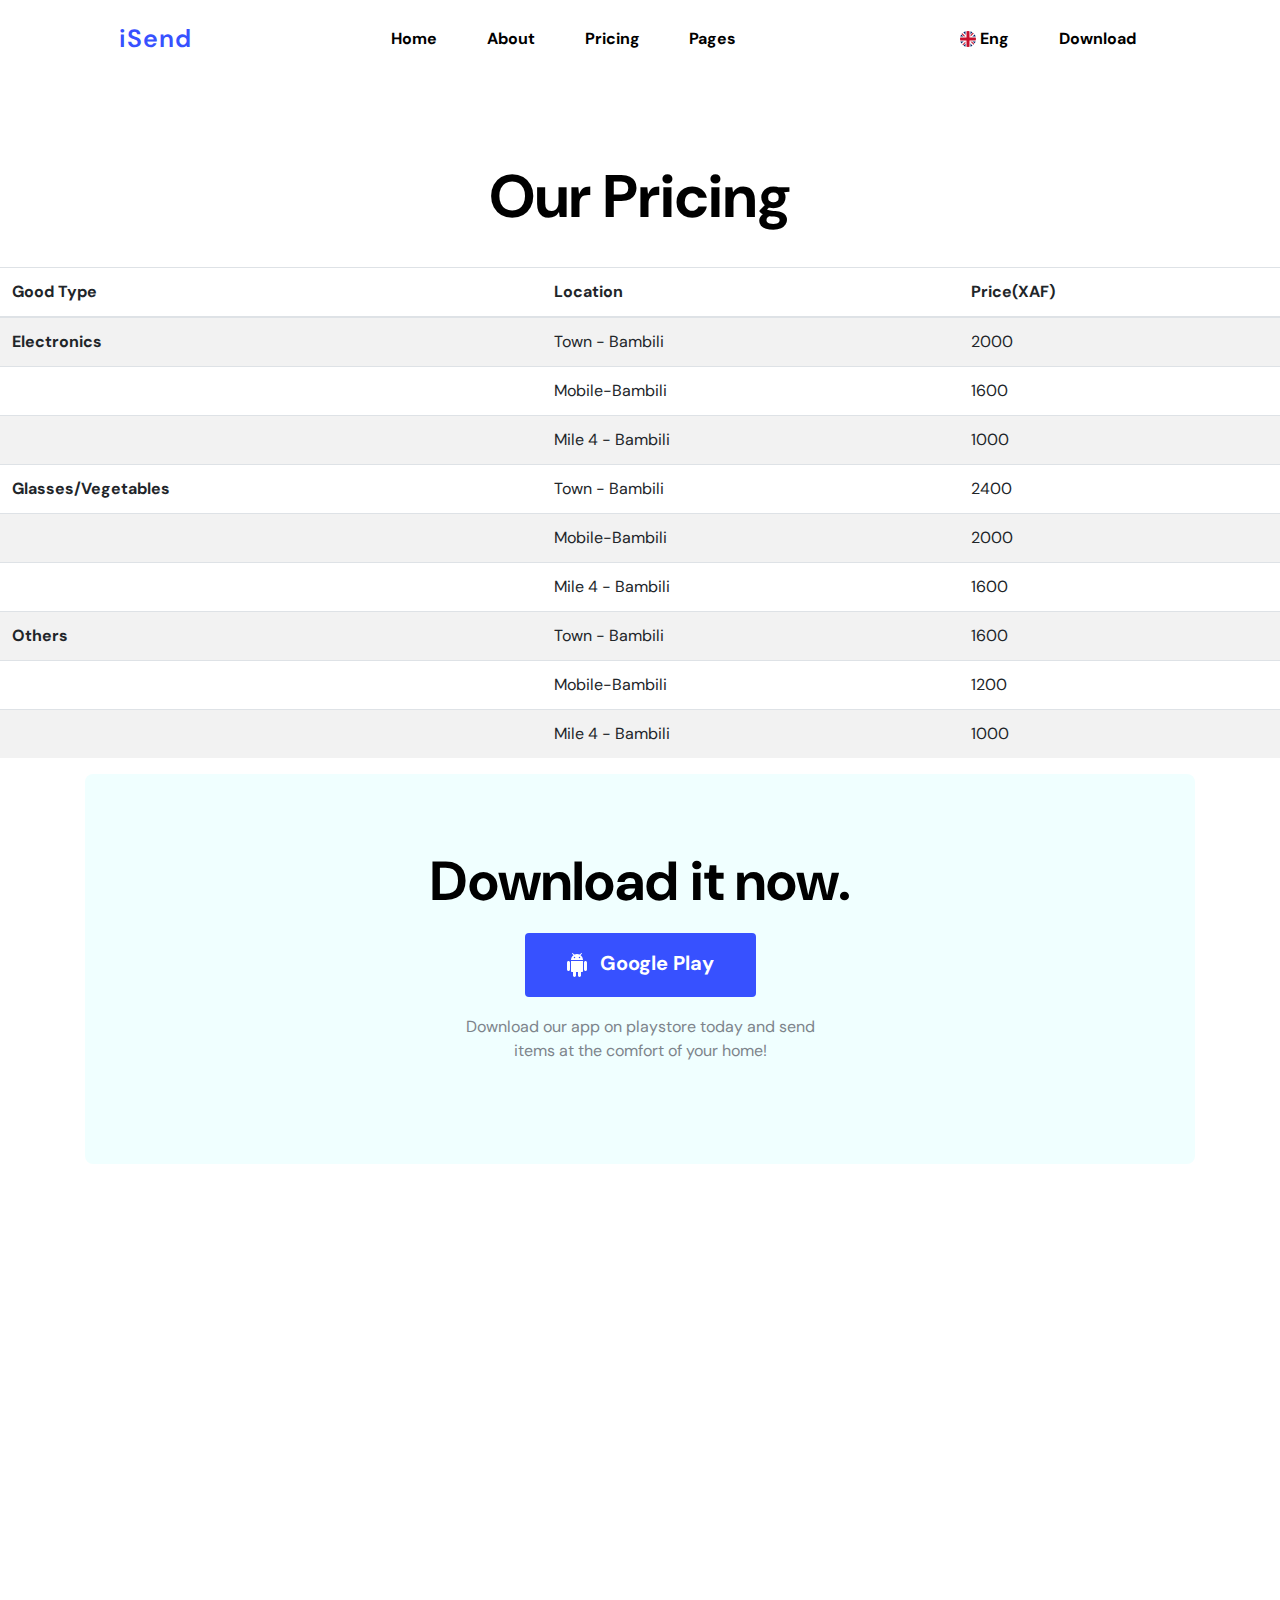
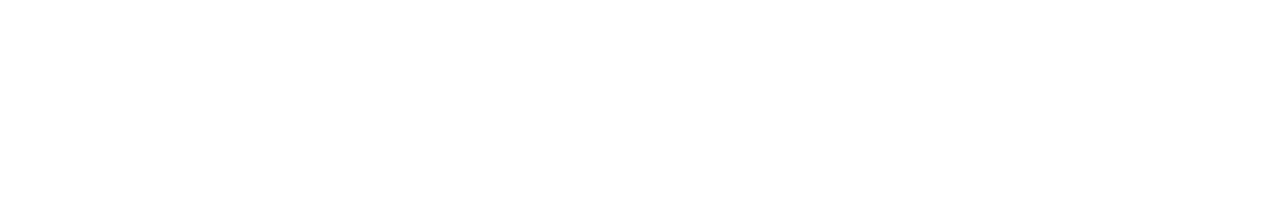
<file: pricing.html>
<!DOCTYPE html>
<html lang="en">
<head>
    <meta charset="UTF-8">
    <meta name="viewport" content="width=device-width, initial-scale=1.0">
    <meta http-equiv="X-UA-Compatible" content="ie=edge">
    <title>iSend :: We send you relax</title>
    <link rel="stylesheet" href="assets/vendors/flag-icon-css/css/flag-icon.min.css">
    <link rel="stylesheet" href="assets/vendors/font-awesome/css/all.min.css">
    <link rel="stylesheet" href="assets/vendors/aos/aos.css">
    <link rel="stylesheet" href="assets/css/style.css">
    <script src="assets/vendors/jquery/jquery.min.js"></script>
    <script src="assets/js/loader.js"></script>
</head>
<body>
    <div class="edica-loader"></div>
    <header class="edica-header">
        <div class="container">
            <nav class="navbar navbar-expand-lg navbar-light">
                <a style="color: #3751FF; font-weight: 600; font-size: 25px; letter-spacing: 1px;">iSend</a>

                <button class="navbar-toggler d-lg-none" type="button" data-toggle="collapse" data-target="#edicaMainNav" aria-controls="collapsibleNavId" aria-expanded="false" aria-label="Toggle navigation">
                    <span class="navbar-toggler-icon"></span>
                </button>
                <div class="collapse navbar-collapse" id="edicaMainNav">
                    <ul class="navbar-nav mx-auto mt-2 mt-lg-0">
                        <li class="nav-item active">
                            <a class="nav-link" href="index.html">Home <span class="sr-only">(current)</span></a>
                        </li>
                        <li class="nav-item">
                            <a class="nav-link" href="about.html">About</a>
                        </li>
                        <li class="nav-item">
                            <a class="nav-link" href="pricing.html">Pricing</a>
                        </li>
                        
                        <li class="nav-item dropdown">
                            <a class="nav-link dropdown-toggle" href="#" id="pagesDropdown" data-toggle="dropdown" aria-haspopup="true" aria-expanded="false">Pages</a>
                            <div class="dropdown-menu" aria-labelledby="pagesDropdown">
                                <a class="dropdown-item" href="404.html">404</a>
                                <a class="dropdown-item" href="coming-soon.html">Coming Soon</a>
                            </div>
                        </li>
                        
                    </ul>
                    <ul class="navbar-nav mt-2 mt-lg-0">
                        <li class="nav-item">
                            <a class="nav-link" href="#"><span class="flag-icon flag-icon-squared rounded-circle flag-icon-gb"></span> Eng</a>
                        </li>
                        <li class="nav-item">
                            <a class="nav-link" href="https://play.google.com/store/apps/details?id=com.citysolution.isend">Download</a>

                        </li>
                    </ul>
                </div>
            </nav>
        </div>
    </header>

    <main class="blog-post">
        <h3 class="edica-page-title" data-aos="fade-up">Our Pricing</h3>

        <table class="table table-striped">
            <thead>
              <tr>
                <th scope="col">Good Type</th>
                <th scope="col">Location</th>
                <th scope="col">Price(XAF)</th>
              </tr>
            </thead>
            <tbody>
              <tr>
                <th scope="row">Electronics</th>
                <td>Town - Bambili</td>
                <td>2000</td>
              </tr>
              <tr>
                <th scope="row"></th>
                <td>Mobile-Bambili</td>
                <td>1600</td>
              </tr>
              <tr>
                <th scope="row"></th>
                <td>Mile 4 - Bambili</td>
                <td>1000</td>
              </tr>
              <th scope="row">Glasses/Vegetables</th>
                <td>Town - Bambili</td>
                <td>2400</td>
              </tr>
              <tr>
                <th scope="row"></th>
                <td>Mobile-Bambili</td>
                <td>2000</td>
              </tr>
              <tr>
                <th scope="row"></th>
                <td>Mile 4 - Bambili</td>
                <td>1600</td>
              </tr>
              <th scope="row">Others</th>
                <td>Town - Bambili</td>
                <td>1600</td>
              </tr>
              <tr>
                <th scope="row"></th>
                <td>Mobile-Bambili</td>
                <td>1200</td>
              </tr>
              <tr>
                <th scope="row"></th>
                <td>Mile 4 - Bambili</td>
                <td>1000</td>
              </tr>
            </tbody>
          </table>
        
    </main>

    <section class="edica-footer-banner-section">
        <div class="container">
            <div class="footer-banner" data-aos="fade-up">
                <h1 class="banner-title">Download it now.</h1>
                <div class="banner-btns-wrapper">
                    <!-- <button class="btn btn-success"> <img src="assets/images/apple@1x.svg" alt="ios" class="mr-2"> App Store</button> -->
                    <a href="https://play.google.com/store/apps/details?id=com.citysolution.isend"></a><button class="btn btn-success" style="background-color:#3751FF ; border: #3751FF;"> <img src="assets/images/android@1x.svg" alt="android" class="mr-2"> Google Play</button></a>
                </div>
                <p class="banner-text">Download our app on playstore today and send <br> items at the comfort of your home!</p>
            </div>
        </div>
    </section>
    <footer class="edica-footer" data-aos="fade-up">
        <div class="container">
            <div class="row footer-widget-area">
                <div class="col-md-3">
                    <a href="index.html" class="footer-brand-wrapper">
                    <p class="contact-details">iSend</p>
                        
                    </a>
                    <p class="contact-details"><a href="mailto:team.cleancity@gmail.com?subject=From%20the%20%iSend%20Website">Email us</a></p>
                    <p class="contact-details">+237 681 610 898</p>
                    <nav class="footer-social-links">
                        <a href="#!"><i class="fab fa-facebook-f"></i></a>
                        <a href="#!"><i class="fab fa-twitter"></i></a>
                        <a href="#!"><i class="fab fa-whatsapp"></i></a>
                    </nav>
                </div>
                <div class="col-md-3">
                    <nav class="footer-nav">
                        <a href="#!" class="https://play.google.com/store/apps/details?id=com.citysolution.isend">Android App</a>
                        <!-- <a href="#!" class="nav-link">ios App</a> -->
                        <!-- <a href="#!" class="nav-link">Blog</a> -->
                        <!-- <a href="#!" class="nav-link">Partners</a> -->
                        <!-- <a href="#!" class="nav-link">Careers</a> -->
                    </nav>
                </div>
                <div class="col-md-3">
                    <nav class="footer-nav">
                        <a href="#!" class="nav-link">FAQ</a>
                        <a href="#!" class="nav-link">Reporting</a>
                        <!-- <a href="#!" class="nav-link">Block Storage</a> -->
                        <!-- <a href="#!" class="nav-link">Tools & Integrations</a> -->
                        <!-- <a href="#!" class="nav-link">API</a> -->
                        <a href="pricing.html" class="nav-link">Pricing</a>
                    </nav>
                </div>
                
            </div>
            <div class="footer-bottom-content">
                <nav class="nav footer-bottom-nav">
                    <a href="#!">Privacy & Policy</a>
                    <a href="#!">Terms</a>
                    <a href="#!">Site Map</a>
                </nav>
                <p class="mb-0">© iSend,2023 | All rights reserved.</p>
            </div>
        </div>
    </footer>
    <script src="assets/vendors/popper.js/popper.min.js"></script>
    <script src="assets/vendors/bootstrap/dist/js/bootstrap.min.js"></script>
    <script src="assets/vendors/aos/aos.js"></script>
    <script src="assets/js/main.js"></script>
    <script>
        AOS.init({
            duration: 1000
        });
      </script>
</body>

</html>
</file>
<file: assets/vendors/flag-icon-css/assets/docs.css>
body {
  font-weight: 300;
  -webkit-font-smoothing: antialiased;
}
h1,
h2,
h3,
h4,
h5,
h6 {
  font-weight: 300;
}
.flag-wrapper {
  width: 100%;
  display: inline-block;
  position: relative;
  box-shadow: 0 0 2px black;
  overflow: hidden;
  margin-bottom: 20px;
}
.flag-wrapper:after {
  padding-top: 75%;
  /* ratio */
  display: block;
  content: '';
}
.flag-wrapper .flag {
  position: absolute;
  top: 0;
  bottom: 0;
  right: 0;
  left: 0;
  width: 100%;
  height: 100%;
  background-size: cover;
}
.no-wrap {
  white-space: nowrap;
  margin-bottom: 8px;
  overflow: hidden;
}
.all-flags .flag-icon-background {
  cursor: pointer;
}
.jumbotron {
  position: relative;
  font-size: 16px;
  color: #fff;
  color: rgba(255, 255, 255, 0.75);
  text-align: center;
  border-radius: 0;
  padding-bottom: 80px;
  background: linear-gradient(to right, #0d6632, #f4c01a);
}
.jumbotron h1 {
  margin-bottom: 15px;
  font-weight: 300;
  letter-spacing: -1px;
  color: #fff;
}
.jumbotron iframe {
  width: 100px!important;
  height: 20px!important;
  border: none;
  overflow: hidden;
  margin: 2px;
}
.jumbotron p a,
.jumbotron .jumbotron-links a {
  font-weight: 500;
  color: #fff;
}
.jumbotron .jumbotron-links {
  margin-top: 15px;
  margin-bottom: 0;
  padding-left: 0;
  list-style: none;
  font-size: 14px;
}
.jumbotron .jumbotron-links li {
  display: inline;
}
.jumbotron .jumbotron-links li + li {
  margin-left: 20px;
}
.jumbotron .bottom {
  position: absolute;
  bottom: 0;
  left: 0;
  right: 0;
  padding: 18px;
  background-color: rgba(0, 0, 0, 0.2);
}
.btn-outline {
  margin-top: 15px;
  margin-bottom: 15px;
  padding: 18px 24px;
  font-size: inherit;
  font-weight: 500;
  color: #fff;
  /* redeclare to override the `.jumbotron a` */
  background-color: transparent;
  border-color: #fff;
  border-color: rgba(255, 255, 255, 0.5);
  transition: all 0.1s ease-in-out;
}
.btn-outline:hover,
.btn-outline:active {
  color: #0d6632;
  background-color: #fff;
  border-color: #fff;
}
.how-to {
  padding: 20px;
}
.how-to h2 {
  text-align: center;
}
.how-to li {
  font-size: 21px;
  line-height: 1.7;
  margin-top: 20px;
}
.how-to li p {
  font-size: 16px;
  color: #555;
}
.how-to code {
  font-size: 85%;
  word-wrap: break-word;
  white-space: normal;
}
footer {
  text-align: center;
  opacity: 0.8;
  padding: 50px;
  background: linear-gradient(to right, #f4c01a, #0d6632);
}
footer a {
  color: #fff;
}
footer a:hover {
  color: #fff;
}
.links {
  margin: 0;
  list-style: none;
  padding-left: 0;
}
.links li {
  display: inline;
  padding: 0 10px;
}
</file>
<file: assets/vendors/flag-icon-css/css/flag-icon.css>
.flag-icon-background {
  background-size: contain;
  background-position: 50%;
  background-repeat: no-repeat;
}
.flag-icon {
  background-size: contain;
  background-position: 50%;
  background-repeat: no-repeat;
  position: relative;
  display: inline-block;
  width: 1.33333333em;
  line-height: 1em;
}
.flag-icon:before {
  content: "\00a0";
}
.flag-icon.flag-icon-squared {
  width: 1em;
}
.flag-icon-ad {
  background-image: url(../flags/4x3/ad.svg);
}
.flag-icon-ad.flag-icon-squared {
  background-image: url(../flags/1x1/ad.svg);
}
.flag-icon-ae {
  background-image: url(../flags/4x3/ae.svg);
}
.flag-icon-ae.flag-icon-squared {
  background-image: url(../flags/1x1/ae.svg);
}
.flag-icon-af {
  background-image: url(../flags/4x3/af.svg);
}
.flag-icon-af.flag-icon-squared {
  background-image: url(../flags/1x1/af.svg);
}
.flag-icon-ag {
  background-image: url(../flags/4x3/ag.svg);
}
.flag-icon-ag.flag-icon-squared {
  background-image: url(../flags/1x1/ag.svg);
}
.flag-icon-ai {
  background-image: url(../flags/4x3/ai.svg);
}
.flag-icon-ai.flag-icon-squared {
  background-image: url(../flags/1x1/ai.svg);
}
.flag-icon-al {
  background-image: url(../flags/4x3/al.svg);
}
.flag-icon-al.flag-icon-squared {
  background-image: url(../flags/1x1/al.svg);
}
.flag-icon-am {
  background-image: url(../flags/4x3/am.svg);
}
.flag-icon-am.flag-icon-squared {
  background-image: url(../flags/1x1/am.svg);
}
.flag-icon-ao {
  background-image: url(../flags/4x3/ao.svg);
}
.flag-icon-ao.flag-icon-squared {
  background-image: url(../flags/1x1/ao.svg);
}
.flag-icon-aq {
  background-image: url(../flags/4x3/aq.svg);
}
.flag-icon-aq.flag-icon-squared {
  background-image: url(../flags/1x1/aq.svg);
}
.flag-icon-ar {
  background-image: url(../flags/4x3/ar.svg);
}
.flag-icon-ar.flag-icon-squared {
  background-image: url(../flags/1x1/ar.svg);
}
.flag-icon-as {
  background-image: url(../flags/4x3/as.svg);
}
.flag-icon-as.flag-icon-squared {
  background-image: url(../flags/1x1/as.svg);
}
.flag-icon-at {
  background-image: url(../flags/4x3/at.svg);
}
.flag-icon-at.flag-icon-squared {
  background-image: url(../flags/1x1/at.svg);
}
.flag-icon-au {
  background-image: url(../flags/4x3/au.svg);
}
.flag-icon-au.flag-icon-squared {
  background-image: url(../flags/1x1/au.svg);
}
.flag-icon-aw {
  background-image: url(../flags/4x3/aw.svg);
}
.flag-icon-aw.flag-icon-squared {
  background-image: url(../flags/1x1/aw.svg);
}
.flag-icon-ax {
  background-image: url(../flags/4x3/ax.svg);
}
.flag-icon-ax.flag-icon-squared {
  background-image: url(../flags/1x1/ax.svg);
}
.flag-icon-az {
  background-image: url(../flags/4x3/az.svg);
}
.flag-icon-az.flag-icon-squared {
  background-image: url(../flags/1x1/az.svg);
}
.flag-icon-ba {
  background-image: url(../flags/4x3/ba.svg);
}
.flag-icon-ba.flag-icon-squared {
  background-image: url(../flags/1x1/ba.svg);
}
.flag-icon-bb {
  background-image: url(../flags/4x3/bb.svg);
}
.flag-icon-bb.flag-icon-squared {
  background-image: url(../flags/1x1/bb.svg);
}
.flag-icon-bd {
  background-image: url(../flags/4x3/bd.svg);
}
.flag-icon-bd.flag-icon-squared {
  background-image: url(../flags/1x1/bd.svg);
}
.flag-icon-be {
  background-image: url(../flags/4x3/be.svg);
}
.flag-icon-be.flag-icon-squared {
  background-image: url(../flags/1x1/be.svg);
}
.flag-icon-bf {
  background-image: url(../flags/4x3/bf.svg);
}
.flag-icon-bf.flag-icon-squared {
  background-image: url(../flags/1x1/bf.svg);
}
.flag-icon-bg {
  background-image: url(../flags/4x3/bg.svg);
}
.flag-icon-bg.flag-icon-squared {
  background-image: url(../flags/1x1/bg.svg);
}
.flag-icon-bh {
  background-image: url(../flags/4x3/bh.svg);
}
.flag-icon-bh.flag-icon-squared {
  background-image: url(../flags/1x1/bh.svg);
}
.flag-icon-bi {
  background-image: url(../flags/4x3/bi.svg);
}
.flag-icon-bi.flag-icon-squared {
  background-image: url(../flags/1x1/bi.svg);
}
.flag-icon-bj {
  background-image: url(../flags/4x3/bj.svg);
}
.flag-icon-bj.flag-icon-squared {
  background-image: url(../flags/1x1/bj.svg);
}
.flag-icon-bl {
  background-image: url(../flags/4x3/bl.svg);
}
.flag-icon-bl.flag-icon-squared {
  background-image: url(../flags/1x1/bl.svg);
}
.flag-icon-bm {
  background-image: url(../flags/4x3/bm.svg);
}
.flag-icon-bm.flag-icon-squared {
  background-image: url(../flags/1x1/bm.svg);
}
.flag-icon-bn {
  background-image: url(../flags/4x3/bn.svg);
}
.flag-icon-bn.flag-icon-squared {
  background-image: url(../flags/1x1/bn.svg);
}
.flag-icon-bo {
  background-image: url(../flags/4x3/bo.svg);
}
.flag-icon-bo.flag-icon-squared {
  background-image: url(../flags/1x1/bo.svg);
}
.flag-icon-bq {
  background-image: url(../flags/4x3/bq.svg);
}
.flag-icon-bq.flag-icon-squared {
  background-image: url(../flags/1x1/bq.svg);
}
.flag-icon-br {
  background-image: url(../flags/4x3/br.svg);
}
.flag-icon-br.flag-icon-squared {
  background-image: url(../flags/1x1/br.svg);
}
.flag-icon-bs {
  background-image: url(../flags/4x3/bs.svg);
}
.flag-icon-bs.flag-icon-squared {
  background-image: url(../flags/1x1/bs.svg);
}
.flag-icon-bt {
  background-image: url(../flags/4x3/bt.svg);
}
.flag-icon-bt.flag-icon-squared {
  background-image: url(../flags/1x1/bt.svg);
}
.flag-icon-bv {
  background-image: url(../flags/4x3/bv.svg);
}
.flag-icon-bv.flag-icon-squared {
  background-image: url(../flags/1x1/bv.svg);
}
.flag-icon-bw {
  background-image: url(../flags/4x3/bw.svg);
}
.flag-icon-bw.flag-icon-squared {
  background-image: url(../flags/1x1/bw.svg);
}
.flag-icon-by {
  background-image: url(../flags/4x3/by.svg);
}
.flag-icon-by.flag-icon-squared {
  background-image: url(../flags/1x1/by.svg);
}
.flag-icon-bz {
  background-image: url(../flags/4x3/bz.svg);
}
.flag-icon-bz.flag-icon-squared {
  background-image: url(../flags/1x1/bz.svg);
}
.flag-icon-ca {
  background-image: url(../flags/4x3/ca.svg);
}
.flag-icon-ca.flag-icon-squared {
  background-image: url(../flags/1x1/ca.svg);
}
.flag-icon-cc {
  background-image: url(../flags/4x3/cc.svg);
}
.flag-icon-cc.flag-icon-squared {
  background-image: url(../flags/1x1/cc.svg);
}
.flag-icon-cd {
  background-image: url(../flags/4x3/cd.svg);
}
.flag-icon-cd.flag-icon-squared {
  background-image: url(../flags/1x1/cd.svg);
}
.flag-icon-cf {
  background-image: url(../flags/4x3/cf.svg);
}
.flag-icon-cf.flag-icon-squared {
  background-image: url(../flags/1x1/cf.svg);
}
.flag-icon-cg {
  background-image: url(../flags/4x3/cg.svg);
}
.flag-icon-cg.flag-icon-squared {
  background-image: url(../flags/1x1/cg.svg);
}
.flag-icon-ch {
  background-image: url(../flags/4x3/ch.svg);
}
.flag-icon-ch.flag-icon-squared {
  background-image: url(../flags/1x1/ch.svg);
}
.flag-icon-ci {
  background-image: url(../flags/4x3/ci.svg);
}
.flag-icon-ci.flag-icon-squared {
  background-image: url(../flags/1x1/ci.svg);
}
.flag-icon-ck {
  background-image: url(../flags/4x3/ck.svg);
}
.flag-icon-ck.flag-icon-squared {
  background-image: url(../flags/1x1/ck.svg);
}
.flag-icon-cl {
  background-image: url(../flags/4x3/cl.svg);
}
.flag-icon-cl.flag-icon-squared {
  background-image: url(../flags/1x1/cl.svg);
}
.flag-icon-cm {
  background-image: url(../flags/4x3/cm.svg);
}
.flag-icon-cm.flag-icon-squared {
  background-image: url(../flags/1x1/cm.svg);
}
.flag-icon-cn {
  background-image: url(../flags/4x3/cn.svg);
}
.flag-icon-cn.flag-icon-squared {
  background-image: url(../flags/1x1/cn.svg);
}
.flag-icon-co {
  background-image: url(../flags/4x3/co.svg);
}
.flag-icon-co.flag-icon-squared {
  background-image: url(../flags/1x1/co.svg);
}
.flag-icon-cr {
  background-image: url(../flags/4x3/cr.svg);
}
.flag-icon-cr.flag-icon-squared {
  background-image: url(../flags/1x1/cr.svg);
}
.flag-icon-cu {
  background-image: url(../flags/4x3/cu.svg);
}
.flag-icon-cu.flag-icon-squared {
  background-image: url(../flags/1x1/cu.svg);
}
.flag-icon-cv {
  background-image: url(../flags/4x3/cv.svg);
}
.flag-icon-cv.flag-icon-squared {
  background-image: url(../flags/1x1/cv.svg);
}
.flag-icon-cw {
  background-image: url(../flags/4x3/cw.svg);
}
.flag-icon-cw.flag-icon-squared {
  background-image: url(../flags/1x1/cw.svg);
}
.flag-icon-cx {
  background-image: url(../flags/4x3/cx.svg);
}
.flag-icon-cx.flag-icon-squared {
  background-image: url(../flags/1x1/cx.svg);
}
.flag-icon-cy {
  background-image: url(../flags/4x3/cy.svg);
}
.flag-icon-cy.flag-icon-squared {
  background-image: url(../flags/1x1/cy.svg);
}
.flag-icon-cz {
  background-image: url(../flags/4x3/cz.svg);
}
.flag-icon-cz.flag-icon-squared {
  background-image: url(../flags/1x1/cz.svg);
}
.flag-icon-de {
  background-image: url(../flags/4x3/de.svg);
}
.flag-icon-de.flag-icon-squared {
  background-image: url(../flags/1x1/de.svg);
}
.flag-icon-dj {
  background-image: url(../flags/4x3/dj.svg);
}
.flag-icon-dj.flag-icon-squared {
  background-image: url(../flags/1x1/dj.svg);
}
.flag-icon-dk {
  background-image: url(../flags/4x3/dk.svg);
}
.flag-icon-dk.flag-icon-squared {
  background-image: url(../flags/1x1/dk.svg);
}
.flag-icon-dm {
  background-image: url(../flags/4x3/dm.svg);
}
.flag-icon-dm.flag-icon-squared {
  background-image: url(../flags/1x1/dm.svg);
}
.flag-icon-do {
  background-image: url(../flags/4x3/do.svg);
}
.flag-icon-do.flag-icon-squared {
  background-image: url(../flags/1x1/do.svg);
}
.flag-icon-dz {
  background-image: url(../flags/4x3/dz.svg);
}
.flag-icon-dz.flag-icon-squared {
  background-image: url(../flags/1x1/dz.svg);
}
.flag-icon-ec {
  background-image: url(../flags/4x3/ec.svg);
}
.flag-icon-ec.flag-icon-squared {
  background-image: url(../flags/1x1/ec.svg);
}
.flag-icon-ee {
  background-image: url(../flags/4x3/ee.svg);
}
.flag-icon-ee.flag-icon-squared {
  background-image: url(../flags/1x1/ee.svg);
}
.flag-icon-eg {
  background-image: url(../flags/4x3/eg.svg);
}
.flag-icon-eg.flag-icon-squared {
  background-image: url(../flags/1x1/eg.svg);
}
.flag-icon-eh {
  background-image: url(../flags/4x3/eh.svg);
}
.flag-icon-eh.flag-icon-squared {
  background-image: url(../flags/1x1/eh.svg);
}
.flag-icon-er {
  background-image: url(../flags/4x3/er.svg);
}
.flag-icon-er.flag-icon-squared {
  background-image: url(../flags/1x1/er.svg);
}
.flag-icon-es {
  background-image: url(../flags/4x3/es.svg);
}
.flag-icon-es.flag-icon-squared {
  background-image: url(../flags/1x1/es.svg);
}
.flag-icon-et {
  background-image: url(../flags/4x3/et.svg);
}
.flag-icon-et.flag-icon-squared {
  background-image: url(../flags/1x1/et.svg);
}
.flag-icon-fi {
  background-image: url(../flags/4x3/fi.svg);
}
.flag-icon-fi.flag-icon-squared {
  background-image: url(../flags/1x1/fi.svg);
}
.flag-icon-fj {
  background-image: url(../flags/4x3/fj.svg);
}
.flag-icon-fj.flag-icon-squared {
  background-image: url(../flags/1x1/fj.svg);
}
.flag-icon-fk {
  background-image: url(../flags/4x3/fk.svg);
}
.flag-icon-fk.flag-icon-squared {
  background-image: url(../flags/1x1/fk.svg);
}
.flag-icon-fm {
  background-image: url(../flags/4x3/fm.svg);
}
.flag-icon-fm.flag-icon-squared {
  background-image: url(../flags/1x1/fm.svg);
}
.flag-icon-fo {
  background-image: url(../flags/4x3/fo.svg);
}
.flag-icon-fo.flag-icon-squared {
  background-image: url(../flags/1x1/fo.svg);
}
.flag-icon-fr {
  background-image: url(../flags/4x3/fr.svg);
}
.flag-icon-fr.flag-icon-squared {
  background-image: url(../flags/1x1/fr.svg);
}
.flag-icon-ga {
  background-image: url(../flags/4x3/ga.svg);
}
.flag-icon-ga.flag-icon-squared {
  background-image: url(../flags/1x1/ga.svg);
}
.flag-icon-gb {
  background-image: url(../flags/4x3/gb.svg);
}
.flag-icon-gb.flag-icon-squared {
  background-image: url(../flags/1x1/gb.svg);
}
.flag-icon-gd {
  background-image: url(../flags/4x3/gd.svg);
}
.flag-icon-gd.flag-icon-squared {
  background-image: url(../flags/1x1/gd.svg);
}
.flag-icon-ge {
  background-image: url(../flags/4x3/ge.svg);
}
.flag-icon-ge.flag-icon-squared {
  background-image: url(../flags/1x1/ge.svg);
}
.flag-icon-gf {
  background-image: url(../flags/4x3/gf.svg);
}
.flag-icon-gf.flag-icon-squared {
  background-image: url(../flags/1x1/gf.svg);
}
.flag-icon-gg {
  background-image: url(../flags/4x3/gg.svg);
}
.flag-icon-gg.flag-icon-squared {
  background-image: url(../flags/1x1/gg.svg);
}
.flag-icon-gh {
  background-image: url(../flags/4x3/gh.svg);
}
.flag-icon-gh.flag-icon-squared {
  background-image: url(../flags/1x1/gh.svg);
}
.flag-icon-gi {
  background-image: url(../flags/4x3/gi.svg);
}
.flag-icon-gi.flag-icon-squared {
  background-image: url(../flags/1x1/gi.svg);
}
.flag-icon-gl {
  background-image: url(../flags/4x3/gl.svg);
}
.flag-icon-gl.flag-icon-squared {
  background-image: url(../flags/1x1/gl.svg);
}
.flag-icon-gm {
  background-image: url(../flags/4x3/gm.svg);
}
.flag-icon-gm.flag-icon-squared {
  background-image: url(../flags/1x1/gm.svg);
}
.flag-icon-gn {
  background-image: url(../flags/4x3/gn.svg);
}
.flag-icon-gn.flag-icon-squared {
  background-image: url(../flags/1x1/gn.svg);
}
.flag-icon-gp {
  background-image: url(../flags/4x3/gp.svg);
}
.flag-icon-gp.flag-icon-squared {
  background-image: url(../flags/1x1/gp.svg);
}
.flag-icon-gq {
  background-image: url(../flags/4x3/gq.svg);
}
.flag-icon-gq.flag-icon-squared {
  background-image: url(../flags/1x1/gq.svg);
}
.flag-icon-gr {
  background-image: url(../flags/4x3/gr.svg);
}
.flag-icon-gr.flag-icon-squared {
  background-image: url(../flags/1x1/gr.svg);
}
.flag-icon-gs {
  background-image: url(../flags/4x3/gs.svg);
}
.flag-icon-gs.flag-icon-squared {
  background-image: url(../flags/1x1/gs.svg);
}
.flag-icon-gt {
  background-image: url(../flags/4x3/gt.svg);
}
.flag-icon-gt.flag-icon-squared {
  background-image: url(../flags/1x1/gt.svg);
}
.flag-icon-gu {
  background-image: url(../flags/4x3/gu.svg);
}
.flag-icon-gu.flag-icon-squared {
  background-image: url(../flags/1x1/gu.svg);
}
.flag-icon-gw {
  background-image: url(../flags/4x3/gw.svg);
}
.flag-icon-gw.flag-icon-squared {
  background-image: url(../flags/1x1/gw.svg);
}
.flag-icon-gy {
  background-image: url(../flags/4x3/gy.svg);
}
.flag-icon-gy.flag-icon-squared {
  background-image: url(../flags/1x1/gy.svg);
}
.flag-icon-hk {
  background-image: url(../flags/4x3/hk.svg);
}
.flag-icon-hk.flag-icon-squared {
  background-image: url(../flags/1x1/hk.svg);
}
.flag-icon-hm {
  background-image: url(../flags/4x3/hm.svg);
}
.flag-icon-hm.flag-icon-squared {
  background-image: url(../flags/1x1/hm.svg);
}
.flag-icon-hn {
  background-image: url(../flags/4x3/hn.svg);
}
.flag-icon-hn.flag-icon-squared {
  background-image: url(../flags/1x1/hn.svg);
}
.flag-icon-hr {
  background-image: url(../flags/4x3/hr.svg);
}
.flag-icon-hr.flag-icon-squared {
  background-image: url(../flags/1x1/hr.svg);
}
.flag-icon-ht {
  background-image: url(../flags/4x3/ht.svg);
}
.flag-icon-ht.flag-icon-squared {
  background-image: url(../flags/1x1/ht.svg);
}
.flag-icon-hu {
  background-image: url(../flags/4x3/hu.svg);
}
.flag-icon-hu.flag-icon-squared {
  background-image: url(../flags/1x1/hu.svg);
}
.flag-icon-id {
  background-image: url(../flags/4x3/id.svg);
}
.flag-icon-id.flag-icon-squared {
  background-image: url(../flags/1x1/id.svg);
}
.flag-icon-ie {
  background-image: url(../flags/4x3/ie.svg);
}
.flag-icon-ie.flag-icon-squared {
  background-image: url(../flags/1x1/ie.svg);
}
.flag-icon-il {
  background-image: url(../flags/4x3/il.svg);
}
.flag-icon-il.flag-icon-squared {
  background-image: url(../flags/1x1/il.svg);
}
.flag-icon-im {
  background-image: url(../flags/4x3/im.svg);
}
.flag-icon-im.flag-icon-squared {
  background-image: url(../flags/1x1/im.svg);
}
.flag-icon-in {
  background-image: url(../flags/4x3/in.svg);
}
.flag-icon-in.flag-icon-squared {
  background-image: url(../flags/1x1/in.svg);
}
.flag-icon-io {
  background-image: url(../flags/4x3/io.svg);
}
.flag-icon-io.flag-icon-squared {
  background-image: url(../flags/1x1/io.svg);
}
.flag-icon-iq {
  background-image: url(../flags/4x3/iq.svg);
}
.flag-icon-iq.flag-icon-squared {
  background-image: url(../flags/1x1/iq.svg);
}
.flag-icon-ir {
  background-image: url(../flags/4x3/ir.svg);
}
.flag-icon-ir.flag-icon-squared {
  background-image: url(../flags/1x1/ir.svg);
}
.flag-icon-is {
  background-image: url(../flags/4x3/is.svg);
}
.flag-icon-is.flag-icon-squared {
  background-image: url(../flags/1x1/is.svg);
}
.flag-icon-it {
  background-image: url(../flags/4x3/it.svg);
}
.flag-icon-it.flag-icon-squared {
  background-image: url(../flags/1x1/it.svg);
}
.flag-icon-je {
  background-image: url(../flags/4x3/je.svg);
}
.flag-icon-je.flag-icon-squared {
  background-image: url(../flags/1x1/je.svg);
}
.flag-icon-jm {
  background-image: url(../flags/4x3/jm.svg);
}
.flag-icon-jm.flag-icon-squared {
  background-image: url(../flags/1x1/jm.svg);
}
.flag-icon-jo {
  background-image: url(../flags/4x3/jo.svg);
}
.flag-icon-jo.flag-icon-squared {
  background-image: url(../flags/1x1/jo.svg);
}
.flag-icon-jp {
  background-image: url(../flags/4x3/jp.svg);
}
.flag-icon-jp.flag-icon-squared {
  background-image: url(../flags/1x1/jp.svg);
}
.flag-icon-ke {
  background-image: url(../flags/4x3/ke.svg);
}
.flag-icon-ke.flag-icon-squared {
  background-image: url(../flags/1x1/ke.svg);
}
.flag-icon-kg {
  background-image: url(../flags/4x3/kg.svg);
}
.flag-icon-kg.flag-icon-squared {
  background-image: url(../flags/1x1/kg.svg);
}
.flag-icon-kh {
  background-image: url(../flags/4x3/kh.svg);
}
.flag-icon-kh.flag-icon-squared {
  background-image: url(../flags/1x1/kh.svg);
}
.flag-icon-ki {
  background-image: url(../flags/4x3/ki.svg);
}
.flag-icon-ki.flag-icon-squared {
  background-image: url(../flags/1x1/ki.svg);
}
.flag-icon-km {
  background-image: url(../flags/4x3/km.svg);
}
.flag-icon-km.flag-icon-squared {
  background-image: url(../flags/1x1/km.svg);
}
.flag-icon-kn {
  background-image: url(../flags/4x3/kn.svg);
}
.flag-icon-kn.flag-icon-squared {
  background-image: url(../flags/1x1/kn.svg);
}
.flag-icon-kp {
  background-image: url(../flags/4x3/kp.svg);
}
.flag-icon-kp.flag-icon-squared {
  background-image: url(../flags/1x1/kp.svg);
}
.flag-icon-kr {
  background-image: url(../flags/4x3/kr.svg);
}
.flag-icon-kr.flag-icon-squared {
  background-image: url(../flags/1x1/kr.svg);
}
.flag-icon-kw {
  background-image: url(../flags/4x3/kw.svg);
}
.flag-icon-kw.flag-icon-squared {
  background-image: url(../flags/1x1/kw.svg);
}
.flag-icon-ky {
  background-image: url(../flags/4x3/ky.svg);
}
.flag-icon-ky.flag-icon-squared {
  background-image: url(../flags/1x1/ky.svg);
}
.flag-icon-kz {
  background-image: url(../flags/4x3/kz.svg);
}
.flag-icon-kz.flag-icon-squared {
  background-image: url(../flags/1x1/kz.svg);
}
.flag-icon-la {
  background-image: url(../flags/4x3/la.svg);
}
.flag-icon-la.flag-icon-squared {
  background-image: url(../flags/1x1/la.svg);
}
.flag-icon-lb {
  background-image: url(../flags/4x3/lb.svg);
}
.flag-icon-lb.flag-icon-squared {
  background-image: url(../flags/1x1/lb.svg);
}
.flag-icon-lc {
  background-image: url(../flags/4x3/lc.svg);
}
.flag-icon-lc.flag-icon-squared {
  background-image: url(../flags/1x1/lc.svg);
}
.flag-icon-li {
  background-image: url(../flags/4x3/li.svg);
}
.flag-icon-li.flag-icon-squared {
  background-image: url(../flags/1x1/li.svg);
}
.flag-icon-lk {
  background-image: url(../flags/4x3/lk.svg);
}
.flag-icon-lk.flag-icon-squared {
  background-image: url(../flags/1x1/lk.svg);
}
.flag-icon-lr {
  background-image: url(../flags/4x3/lr.svg);
}
.flag-icon-lr.flag-icon-squared {
  background-image: url(../flags/1x1/lr.svg);
}
.flag-icon-ls {
  background-image: url(../flags/4x3/ls.svg);
}
.flag-icon-ls.flag-icon-squared {
  background-image: url(../flags/1x1/ls.svg);
}
.flag-icon-lt {
  background-image: url(../flags/4x3/lt.svg);
}
.flag-icon-lt.flag-icon-squared {
  background-image: url(../flags/1x1/lt.svg);
}
.flag-icon-lu {
  background-image: url(../flags/4x3/lu.svg);
}
.flag-icon-lu.flag-icon-squared {
  background-image: url(../flags/1x1/lu.svg);
}
.flag-icon-lv {
  background-image: url(../flags/4x3/lv.svg);
}
.flag-icon-lv.flag-icon-squared {
  background-image: url(../flags/1x1/lv.svg);
}
.flag-icon-ly {
  background-image: url(../flags/4x3/ly.svg);
}
.flag-icon-ly.flag-icon-squared {
  background-image: url(../flags/1x1/ly.svg);
}
.flag-icon-ma {
  background-image: url(../flags/4x3/ma.svg);
}
.flag-icon-ma.flag-icon-squared {
  background-image: url(../flags/1x1/ma.svg);
}
.flag-icon-mc {
  background-image: url(../flags/4x3/mc.svg);
}
.flag-icon-mc.flag-icon-squared {
  background-image: url(../flags/1x1/mc.svg);
}
.flag-icon-md {
  background-image: url(../flags/4x3/md.svg);
}
.flag-icon-md.flag-icon-squared {
  background-image: url(../flags/1x1/md.svg);
}
.flag-icon-me {
  background-image: url(../flags/4x3/me.svg);
}
.flag-icon-me.flag-icon-squared {
  background-image: url(../flags/1x1/me.svg);
}
.flag-icon-mf {
  background-image: url(../flags/4x3/mf.svg);
}
.flag-icon-mf.flag-icon-squared {
  background-image: url(../flags/1x1/mf.svg);
}
.flag-icon-mg {
  background-image: url(../flags/4x3/mg.svg);
}
.flag-icon-mg.flag-icon-squared {
  background-image: url(../flags/1x1/mg.svg);
}
.flag-icon-mh {
  background-image: url(../flags/4x3/mh.svg);
}
.flag-icon-mh.flag-icon-squared {
  background-image: url(../flags/1x1/mh.svg);
}
.flag-icon-mk {
  background-image: url(../flags/4x3/mk.svg);
}
.flag-icon-mk.flag-icon-squared {
  background-image: url(../flags/1x1/mk.svg);
}
.flag-icon-ml {
  background-image: url(../flags/4x3/ml.svg);
}
.flag-icon-ml.flag-icon-squared {
  background-image: url(../flags/1x1/ml.svg);
}
.flag-icon-mm {
  background-image: url(../flags/4x3/mm.svg);
}
.flag-icon-mm.flag-icon-squared {
  background-image: url(../flags/1x1/mm.svg);
}
.flag-icon-mn {
  background-image: url(../flags/4x3/mn.svg);
}
.flag-icon-mn.flag-icon-squared {
  background-image: url(../flags/1x1/mn.svg);
}
.flag-icon-mo {
  background-image: url(../flags/4x3/mo.svg);
}
.flag-icon-mo.flag-icon-squared {
  background-image: url(../flags/1x1/mo.svg);
}
.flag-icon-mp {
  background-image: url(../flags/4x3/mp.svg);
}
.flag-icon-mp.flag-icon-squared {
  background-image: url(../flags/1x1/mp.svg);
}
.flag-icon-mq {
  background-image: url(../flags/4x3/mq.svg);
}
.flag-icon-mq.flag-icon-squared {
  background-image: url(../flags/1x1/mq.svg);
}
.flag-icon-mr {
  background-image: url(../flags/4x3/mr.svg);
}
.flag-icon-mr.flag-icon-squared {
  background-image: url(../flags/1x1/mr.svg);
}
.flag-icon-ms {
  background-image: url(../flags/4x3/ms.svg);
}
.flag-icon-ms.flag-icon-squared {
  background-image: url(../flags/1x1/ms.svg);
}
.flag-icon-mt {
  background-image: url(../flags/4x3/mt.svg);
}
.flag-icon-mt.flag-icon-squared {
  background-image: url(../flags/1x1/mt.svg);
}
.flag-icon-mu {
  background-image: url(../flags/4x3/mu.svg);
}
.flag-icon-mu.flag-icon-squared {
  background-image: url(../flags/1x1/mu.svg);
}
.flag-icon-mv {
  background-image: url(../flags/4x3/mv.svg);
}
.flag-icon-mv.flag-icon-squared {
  background-image: url(../flags/1x1/mv.svg);
}
.flag-icon-mw {
  background-image: url(../flags/4x3/mw.svg);
}
.flag-icon-mw.flag-icon-squared {
  background-image: url(../flags/1x1/mw.svg);
}
.flag-icon-mx {
  background-image: url(../flags/4x3/mx.svg);
}
.flag-icon-mx.flag-icon-squared {
  background-image: url(../flags/1x1/mx.svg);
}
.flag-icon-my {
  background-image: url(../flags/4x3/my.svg);
}
.flag-icon-my.flag-icon-squared {
  background-image: url(../flags/1x1/my.svg);
}
.flag-icon-mz {
  background-image: url(../flags/4x3/mz.svg);
}
.flag-icon-mz.flag-icon-squared {
  background-image: url(../flags/1x1/mz.svg);
}
.flag-icon-na {
  background-image: url(../flags/4x3/na.svg);
}
.flag-icon-na.flag-icon-squared {
  background-image: url(../flags/1x1/na.svg);
}
.flag-icon-nc {
  background-image: url(../flags/4x3/nc.svg);
}
.flag-icon-nc.flag-icon-squared {
  background-image: url(../flags/1x1/nc.svg);
}
.flag-icon-ne {
  background-image: url(../flags/4x3/ne.svg);
}
.flag-icon-ne.flag-icon-squared {
  background-image: url(../flags/1x1/ne.svg);
}
.flag-icon-nf {
  background-image: url(../flags/4x3/nf.svg);
}
.flag-icon-nf.flag-icon-squared {
  background-image: url(../flags/1x1/nf.svg);
}
.flag-icon-ng {
  background-image: url(../flags/4x3/ng.svg);
}
.flag-icon-ng.flag-icon-squared {
  background-image: url(../flags/1x1/ng.svg);
}
.flag-icon-ni {
  background-image: url(../flags/4x3/ni.svg);
}
.flag-icon-ni.flag-icon-squared {
  background-image: url(../flags/1x1/ni.svg);
}
.flag-icon-nl {
  background-image: url(../flags/4x3/nl.svg);
}
.flag-icon-nl.flag-icon-squared {
  background-image: url(../flags/1x1/nl.svg);
}
.flag-icon-no {
  background-image: url(../flags/4x3/no.svg);
}
.flag-icon-no.flag-icon-squared {
  background-image: url(../flags/1x1/no.svg);
}
.flag-icon-np {
  background-image: url(../flags/4x3/np.svg);
}
.flag-icon-np.flag-icon-squared {
  background-image: url(../flags/1x1/np.svg);
}
.flag-icon-nr {
  background-image: url(../flags/4x3/nr.svg);
}
.flag-icon-nr.flag-icon-squared {
  background-image: url(../flags/1x1/nr.svg);
}
.flag-icon-nu {
  background-image: url(../flags/4x3/nu.svg);
}
.flag-icon-nu.flag-icon-squared {
  background-image: url(../flags/1x1/nu.svg);
}
.flag-icon-nz {
  background-image: url(../flags/4x3/nz.svg);
}
.flag-icon-nz.flag-icon-squared {
  background-image: url(../flags/1x1/nz.svg);
}
.flag-icon-om {
  background-image: url(../flags/4x3/om.svg);
}
.flag-icon-om.flag-icon-squared {
  background-image: url(../flags/1x1/om.svg);
}
.flag-icon-pa {
  background-image: url(../flags/4x3/pa.svg);
}
.flag-icon-pa.flag-icon-squared {
  background-image: url(../flags/1x1/pa.svg);
}
.flag-icon-pe {
  background-image: url(../flags/4x3/pe.svg);
}
.flag-icon-pe.flag-icon-squared {
  background-image: url(../flags/1x1/pe.svg);
}
.flag-icon-pf {
  background-image: url(../flags/4x3/pf.svg);
}
.flag-icon-pf.flag-icon-squared {
  background-image: url(../flags/1x1/pf.svg);
}
.flag-icon-pg {
  background-image: url(../flags/4x3/pg.svg);
}
.flag-icon-pg.flag-icon-squared {
  background-image: url(../flags/1x1/pg.svg);
}
.flag-icon-ph {
  background-image: url(../flags/4x3/ph.svg);
}
.flag-icon-ph.flag-icon-squared {
  background-image: url(../flags/1x1/ph.svg);
}
.flag-icon-pk {
  background-image: url(../flags/4x3/pk.svg);
}
.flag-icon-pk.flag-icon-squared {
  background-image: url(../flags/1x1/pk.svg);
}
.flag-icon-pl {
  background-image: url(../flags/4x3/pl.svg);
}
.flag-icon-pl.flag-icon-squared {
  background-image: url(../flags/1x1/pl.svg);
}
.flag-icon-pm {
  background-image: url(../flags/4x3/pm.svg);
}
.flag-icon-pm.flag-icon-squared {
  background-image: url(../flags/1x1/pm.svg);
}
.flag-icon-pn {
  background-image: url(../flags/4x3/pn.svg);
}
.flag-icon-pn.flag-icon-squared {
  background-image: url(../flags/1x1/pn.svg);
}
.flag-icon-pr {
  background-image: url(../flags/4x3/pr.svg);
}
.flag-icon-pr.flag-icon-squared {
  background-image: url(../flags/1x1/pr.svg);
}
.flag-icon-ps {
  background-image: url(../flags/4x3/ps.svg);
}
.flag-icon-ps.flag-icon-squared {
  background-image: url(../flags/1x1/ps.svg);
}
.flag-icon-pt {
  background-image: url(../flags/4x3/pt.svg);
}
.flag-icon-pt.flag-icon-squared {
  background-image: url(../flags/1x1/pt.svg);
}
.flag-icon-pw {
  background-image: url(../flags/4x3/pw.svg);
}
.flag-icon-pw.flag-icon-squared {
  background-image: url(../flags/1x1/pw.svg);
}
.flag-icon-py {
  background-image: url(../flags/4x3/py.svg);
}
.flag-icon-py.flag-icon-squared {
  background-image: url(../flags/1x1/py.svg);
}
.flag-icon-qa {
  background-image: url(../flags/4x3/qa.svg);
}
.flag-icon-qa.flag-icon-squared {
  background-image: url(../flags/1x1/qa.svg);
}
.flag-icon-re {
  background-image: url(../flags/4x3/re.svg);
}
.flag-icon-re.flag-icon-squared {
  background-image: url(../flags/1x1/re.svg);
}
.flag-icon-ro {
  background-image: url(../flags/4x3/ro.svg);
}
.flag-icon-ro.flag-icon-squared {
  background-image: url(../flags/1x1/ro.svg);
}
.flag-icon-rs {
  background-image: url(../flags/4x3/rs.svg);
}
.flag-icon-rs.flag-icon-squared {
  background-image: url(../flags/1x1/rs.svg);
}
.flag-icon-ru {
  background-image: url(../flags/4x3/ru.svg);
}
.flag-icon-ru.flag-icon-squared {
  background-image: url(../flags/1x1/ru.svg);
}
.flag-icon-rw {
  background-image: url(../flags/4x3/rw.svg);
}
.flag-icon-rw.flag-icon-squared {
  background-image: url(../flags/1x1/rw.svg);
}
.flag-icon-sa {
  background-image: url(../flags/4x3/sa.svg);
}
.flag-icon-sa.flag-icon-squared {
  background-image: url(../flags/1x1/sa.svg);
}
.flag-icon-sb {
  background-image: url(../flags/4x3/sb.svg);
}
.flag-icon-sb.flag-icon-squared {
  background-image: url(../flags/1x1/sb.svg);
}
.flag-icon-sc {
  background-image: url(../flags/4x3/sc.svg);
}
.flag-icon-sc.flag-icon-squared {
  background-image: url(../flags/1x1/sc.svg);
}
.flag-icon-sd {
  background-image: url(../flags/4x3/sd.svg);
}
.flag-icon-sd.flag-icon-squared {
  background-image: url(../flags/1x1/sd.svg);
}
.flag-icon-se {
  background-image: url(../flags/4x3/se.svg);
}
.flag-icon-se.flag-icon-squared {
  background-image: url(../flags/1x1/se.svg);
}
.flag-icon-sg {
  background-image: url(../flags/4x3/sg.svg);
}
.flag-icon-sg.flag-icon-squared {
  background-image: url(../flags/1x1/sg.svg);
}
.flag-icon-sh {
  background-image: url(../flags/4x3/sh.svg);
}
.flag-icon-sh.flag-icon-squared {
  background-image: url(../flags/1x1/sh.svg);
}
.flag-icon-si {
  background-image: url(../flags/4x3/si.svg);
}
.flag-icon-si.flag-icon-squared {
  background-image: url(../flags/1x1/si.svg);
}
.flag-icon-sj {
  background-image: url(../flags/4x3/sj.svg);
}
.flag-icon-sj.flag-icon-squared {
  background-image: url(../flags/1x1/sj.svg);
}
.flag-icon-sk {
  background-image: url(../flags/4x3/sk.svg);
}
.flag-icon-sk.flag-icon-squared {
  background-image: url(../flags/1x1/sk.svg);
}
.flag-icon-sl {
  background-image: url(../flags/4x3/sl.svg);
}
.flag-icon-sl.flag-icon-squared {
  background-image: url(../flags/1x1/sl.svg);
}
.flag-icon-sm {
  background-image: url(../flags/4x3/sm.svg);
}
.flag-icon-sm.flag-icon-squared {
  background-image: url(../flags/1x1/sm.svg);
}
.flag-icon-sn {
  background-image: url(../flags/4x3/sn.svg);
}
.flag-icon-sn.flag-icon-squared {
  background-image: url(../flags/1x1/sn.svg);
}
.flag-icon-so {
  background-image: url(../flags/4x3/so.svg);
}
.flag-icon-so.flag-icon-squared {
  background-image: url(../flags/1x1/so.svg);
}
.flag-icon-sr {
  background-image: url(../flags/4x3/sr.svg);
}
.flag-icon-sr.flag-icon-squared {
  background-image: url(../flags/1x1/sr.svg);
}
.flag-icon-ss {
  background-image: url(../flags/4x3/ss.svg);
}
.flag-icon-ss.flag-icon-squared {
  background-image: url(../flags/1x1/ss.svg);
}
.flag-icon-st {
  background-image: url(../flags/4x3/st.svg);
}
.flag-icon-st.flag-icon-squared {
  background-image: url(../flags/1x1/st.svg);
}
.flag-icon-sv {
  background-image: url(../flags/4x3/sv.svg);
}
.flag-icon-sv.flag-icon-squared {
  background-image: url(../flags/1x1/sv.svg);
}
.flag-icon-sx {
  background-image: url(../flags/4x3/sx.svg);
}
.flag-icon-sx.flag-icon-squared {
  background-image: url(../flags/1x1/sx.svg);
}
.flag-icon-sy {
  background-image: url(../flags/4x3/sy.svg);
}
.flag-icon-sy.flag-icon-squared {
  background-image: url(../flags/1x1/sy.svg);
}
.flag-icon-sz {
  background-image: url(../flags/4x3/sz.svg);
}
.flag-icon-sz.flag-icon-squared {
  background-image: url(../flags/1x1/sz.svg);
}
.flag-icon-tc {
  background-image: url(../flags/4x3/tc.svg);
}
.flag-icon-tc.flag-icon-squared {
  background-image: url(../flags/1x1/tc.svg);
}
.flag-icon-td {
  background-image: url(../flags/4x3/td.svg);
}
.flag-icon-td.flag-icon-squared {
  background-image: url(../flags/1x1/td.svg);
}
.flag-icon-tf {
  background-image: url(../flags/4x3/tf.svg);
}
.flag-icon-tf.flag-icon-squared {
  background-image: url(../flags/1x1/tf.svg);
}
.flag-icon-tg {
  background-image: url(../flags/4x3/tg.svg);
}
.flag-icon-tg.flag-icon-squared {
  background-image: url(../flags/1x1/tg.svg);
}
.flag-icon-th {
  background-image: url(../flags/4x3/th.svg);
}
.flag-icon-th.flag-icon-squared {
  background-image: url(../flags/1x1/th.svg);
}
.flag-icon-tj {
  background-image: url(../flags/4x3/tj.svg);
}
.flag-icon-tj.flag-icon-squared {
  background-image: url(../flags/1x1/tj.svg);
}
.flag-icon-tk {
  background-image: url(../flags/4x3/tk.svg);
}
.flag-icon-tk.flag-icon-squared {
  background-image: url(../flags/1x1/tk.svg);
}
.flag-icon-tl {
  background-image: url(../flags/4x3/tl.svg);
}
.flag-icon-tl.flag-icon-squared {
  background-image: url(../flags/1x1/tl.svg);
}
.flag-icon-tm {
  background-image: url(../flags/4x3/tm.svg);
}
.flag-icon-tm.flag-icon-squared {
  background-image: url(../flags/1x1/tm.svg);
}
.flag-icon-tn {
  background-image: url(../flags/4x3/tn.svg);
}
.flag-icon-tn.flag-icon-squared {
  background-image: url(../flags/1x1/tn.svg);
}
.flag-icon-to {
  background-image: url(../flags/4x3/to.svg);
}
.flag-icon-to.flag-icon-squared {
  background-image: url(../flags/1x1/to.svg);
}
.flag-icon-tr {
  background-image: url(../flags/4x3/tr.svg);
}
.flag-icon-tr.flag-icon-squared {
  background-image: url(../flags/1x1/tr.svg);
}
.flag-icon-tt {
  background-image: url(../flags/4x3/tt.svg);
}
.flag-icon-tt.flag-icon-squared {
  background-image: url(../flags/1x1/tt.svg);
}
.flag-icon-tv {
  background-image: url(../flags/4x3/tv.svg);
}
.flag-icon-tv.flag-icon-squared {
  background-image: url(../flags/1x1/tv.svg);
}
.flag-icon-tw {
  background-image: url(../flags/4x3/tw.svg);
}
.flag-icon-tw.flag-icon-squared {
  background-image: url(../flags/1x1/tw.svg);
}
.flag-icon-tz {
  background-image: url(../flags/4x3/tz.svg);
}
.flag-icon-tz.flag-icon-squared {
  background-image: url(../flags/1x1/tz.svg);
}
.flag-icon-ua {
  background-image: url(../flags/4x3/ua.svg);
}
.flag-icon-ua.flag-icon-squared {
  background-image: url(../flags/1x1/ua.svg);
}
.flag-icon-ug {
  background-image: url(../flags/4x3/ug.svg);
}
.flag-icon-ug.flag-icon-squared {
  background-image: url(../flags/1x1/ug.svg);
}
.flag-icon-um {
  background-image: url(../flags/4x3/um.svg);
}
.flag-icon-um.flag-icon-squared {
  background-image: url(../flags/1x1/um.svg);
}
.flag-icon-us {
  background-image: url(../flags/4x3/us.svg);
}
.flag-icon-us.flag-icon-squared {
  background-image: url(../flags/1x1/us.svg);
}
.flag-icon-uy {
  background-image: url(../flags/4x3/uy.svg);
}
.flag-icon-uy.flag-icon-squared {
  background-image: url(../flags/1x1/uy.svg);
}
.flag-icon-uz {
  background-image: url(../flags/4x3/uz.svg);
}
.flag-icon-uz.flag-icon-squared {
  background-image: url(../flags/1x1/uz.svg);
}
.flag-icon-va {
  background-image: url(../flags/4x3/va.svg);
}
.flag-icon-va.flag-icon-squared {
  background-image: url(../flags/1x1/va.svg);
}
.flag-icon-vc {
  background-image: url(../flags/4x3/vc.svg);
}
.flag-icon-vc.flag-icon-squared {
  background-image: url(../flags/1x1/vc.svg);
}
.flag-icon-ve {
  background-image: url(../flags/4x3/ve.svg);
}
.flag-icon-ve.flag-icon-squared {
  background-image: url(../flags/1x1/ve.svg);
}
.flag-icon-vg {
  background-image: url(../flags/4x3/vg.svg);
}
.flag-icon-vg.flag-icon-squared {
  background-image: url(../flags/1x1/vg.svg);
}
.flag-icon-vi {
  background-image: url(../flags/4x3/vi.svg);
}
.flag-icon-vi.flag-icon-squared {
  background-image: url(../flags/1x1/vi.svg);
}
.flag-icon-vn {
  background-image: url(../flags/4x3/vn.svg);
}
.flag-icon-vn.flag-icon-squared {
  background-image: url(../flags/1x1/vn.svg);
}
.flag-icon-vu {
  background-image: url(../flags/4x3/vu.svg);
}
.flag-icon-vu.flag-icon-squared {
  background-image: url(../flags/1x1/vu.svg);
}
.flag-icon-wf {
  background-image: url(../flags/4x3/wf.svg);
}
.flag-icon-wf.flag-icon-squared {
  background-image: url(../flags/1x1/wf.svg);
}
.flag-icon-ws {
  background-image: url(../flags/4x3/ws.svg);
}
.flag-icon-ws.flag-icon-squared {
  background-image: url(../flags/1x1/ws.svg);
}
.flag-icon-ye {
  background-image: url(../flags/4x3/ye.svg);
}
.flag-icon-ye.flag-icon-squared {
  background-image: url(../flags/1x1/ye.svg);
}
.flag-icon-yt {
  background-image: url(../flags/4x3/yt.svg);
}
.flag-icon-yt.flag-icon-squared {
  background-image: url(../flags/1x1/yt.svg);
}
.flag-icon-za {
  background-image: url(../flags/4x3/za.svg);
}
.flag-icon-za.flag-icon-squared {
  background-image: url(../flags/1x1/za.svg);
}
.flag-icon-zm {
  background-image: url(../flags/4x3/zm.svg);
}
.flag-icon-zm.flag-icon-squared {
  background-image: url(../flags/1x1/zm.svg);
}
.flag-icon-zw {
  background-image: url(../flags/4x3/zw.svg);
}
.flag-icon-zw.flag-icon-squared {
  background-image: url(../flags/1x1/zw.svg);
}
.flag-icon-es-ca {
  background-image: url(../flags/4x3/es-ca.svg);
}
.flag-icon-es-ca.flag-icon-squared {
  background-image: url(../flags/1x1/es-ca.svg);
}
.flag-icon-eu {
  background-image: url(../flags/4x3/eu.svg);
}
.flag-icon-eu.flag-icon-squared {
  background-image: url(../flags/1x1/eu.svg);
}
.flag-icon-gb-eng {
  background-image: url(../flags/4x3/gb-eng.svg);
}
.flag-icon-gb-eng.flag-icon-squared {
  background-image: url(../flags/1x1/gb-eng.svg);
}
.flag-icon-gb-nir {
  background-image: url(../flags/4x3/gb-nir.svg);
}
.flag-icon-gb-nir.flag-icon-squared {
  background-image: url(../flags/1x1/gb-nir.svg);
}
.flag-icon-gb-sct {
  background-image: url(../flags/4x3/gb-sct.svg);
}
.flag-icon-gb-sct.flag-icon-squared {
  background-image: url(../flags/1x1/gb-sct.svg);
}
.flag-icon-gb-wls {
  background-image: url(../flags/4x3/gb-wls.svg);
}
.flag-icon-gb-wls.flag-icon-squared {
  background-image: url(../flags/1x1/gb-wls.svg);
}
.flag-icon-un {
  background-image: url(../flags/4x3/un.svg);
}
.flag-icon-un.flag-icon-squared {
  background-image: url(../flags/1x1/un.svg);
}
.flag-icon-xk {
  background-image: url(../flags/4x3/xk.svg);
}
.flag-icon-xk.flag-icon-squared {
  background-image: url(../flags/1x1/xk.svg);
}
</file>
<file: assets/vendors/flag-icon-css/css/flag-icon.min.css>
.flag-icon-background{background-size:contain;background-position:50%;background-repeat:no-repeat}.flag-icon{background-size:contain;background-position:50%;background-repeat:no-repeat;position:relative;display:inline-block;width:1.33333333em;line-height:1em}.flag-icon:before{content:'\00a0'}.flag-icon.flag-icon-squared{width:1em}.flag-icon-ad{background-image:url(../flags/4x3/ad.svg)}.flag-icon-ad.flag-icon-squared{background-image:url(../flags/1x1/ad.svg)}.flag-icon-ae{background-image:url(../flags/4x3/ae.svg)}.flag-icon-ae.flag-icon-squared{background-image:url(../flags/1x1/ae.svg)}.flag-icon-af{background-image:url(../flags/4x3/af.svg)}.flag-icon-af.flag-icon-squared{background-image:url(../flags/1x1/af.svg)}.flag-icon-ag{background-image:url(../flags/4x3/ag.svg)}.flag-icon-ag.flag-icon-squared{background-image:url(../flags/1x1/ag.svg)}.flag-icon-ai{background-image:url(../flags/4x3/ai.svg)}.flag-icon-ai.flag-icon-squared{background-image:url(../flags/1x1/ai.svg)}.flag-icon-al{background-image:url(../flags/4x3/al.svg)}.flag-icon-al.flag-icon-squared{background-image:url(../flags/1x1/al.svg)}.flag-icon-am{background-image:url(../flags/4x3/am.svg)}.flag-icon-am.flag-icon-squared{background-image:url(../flags/1x1/am.svg)}.flag-icon-ao{background-image:url(../flags/4x3/ao.svg)}.flag-icon-ao.flag-icon-squared{background-image:url(../flags/1x1/ao.svg)}.flag-icon-aq{background-image:url(../flags/4x3/aq.svg)}.flag-icon-aq.flag-icon-squared{background-image:url(../flags/1x1/aq.svg)}.flag-icon-ar{background-image:url(../flags/4x3/ar.svg)}.flag-icon-ar.flag-icon-squared{background-image:url(../flags/1x1/ar.svg)}.flag-icon-as{background-image:url(../flags/4x3/as.svg)}.flag-icon-as.flag-icon-squared{background-image:url(../flags/1x1/as.svg)}.flag-icon-at{background-image:url(../flags/4x3/at.svg)}.flag-icon-at.flag-icon-squared{background-image:url(../flags/1x1/at.svg)}.flag-icon-au{background-image:url(../flags/4x3/au.svg)}.flag-icon-au.flag-icon-squared{background-image:url(../flags/1x1/au.svg)}.flag-icon-aw{background-image:url(../flags/4x3/aw.svg)}.flag-icon-aw.flag-icon-squared{background-image:url(../flags/1x1/aw.svg)}.flag-icon-ax{background-image:url(../flags/4x3/ax.svg)}.flag-icon-ax.flag-icon-squared{background-image:url(../flags/1x1/ax.svg)}.flag-icon-az{background-image:url(../flags/4x3/az.svg)}.flag-icon-az.flag-icon-squared{background-image:url(../flags/1x1/az.svg)}.flag-icon-ba{background-image:url(../flags/4x3/ba.svg)}.flag-icon-ba.flag-icon-squared{background-image:url(../flags/1x1/ba.svg)}.flag-icon-bb{background-image:url(../flags/4x3/bb.svg)}.flag-icon-bb.flag-icon-squared{background-image:url(../flags/1x1/bb.svg)}.flag-icon-bd{background-image:url(../flags/4x3/bd.svg)}.flag-icon-bd.flag-icon-squared{background-image:url(../flags/1x1/bd.svg)}.flag-icon-be{background-image:url(../flags/4x3/be.svg)}.flag-icon-be.flag-icon-squared{background-image:url(../flags/1x1/be.svg)}.flag-icon-bf{background-image:url(../flags/4x3/bf.svg)}.flag-icon-bf.flag-icon-squared{background-image:url(../flags/1x1/bf.svg)}.flag-icon-bg{background-image:url(../flags/4x3/bg.svg)}.flag-icon-bg.flag-icon-squared{background-image:url(../flags/1x1/bg.svg)}.flag-icon-bh{background-image:url(../flags/4x3/bh.svg)}.flag-icon-bh.flag-icon-squared{background-image:url(../flags/1x1/bh.svg)}.flag-icon-bi{background-image:url(../flags/4x3/bi.svg)}.flag-icon-bi.flag-icon-squared{background-image:url(../flags/1x1/bi.svg)}.flag-icon-bj{background-image:url(../flags/4x3/bj.svg)}.flag-icon-bj.flag-icon-squared{background-image:url(../flags/1x1/bj.svg)}.flag-icon-bl{background-image:url(../flags/4x3/bl.svg)}.flag-icon-bl.flag-icon-squared{background-image:url(../flags/1x1/bl.svg)}.flag-icon-bm{background-image:url(../flags/4x3/bm.svg)}.flag-icon-bm.flag-icon-squared{background-image:url(../flags/1x1/bm.svg)}.flag-icon-bn{background-image:url(../flags/4x3/bn.svg)}.flag-icon-bn.flag-icon-squared{background-image:url(../flags/1x1/bn.svg)}.flag-icon-bo{background-image:url(../flags/4x3/bo.svg)}.flag-icon-bo.flag-icon-squared{background-image:url(../flags/1x1/bo.svg)}.flag-icon-bq{background-image:url(../flags/4x3/bq.svg)}.flag-icon-bq.flag-icon-squared{background-image:url(../flags/1x1/bq.svg)}.flag-icon-br{background-image:url(../flags/4x3/br.svg)}.flag-icon-br.flag-icon-squared{background-image:url(../flags/1x1/br.svg)}.flag-icon-bs{background-image:url(../flags/4x3/bs.svg)}.flag-icon-bs.flag-icon-squared{background-image:url(../flags/1x1/bs.svg)}.flag-icon-bt{background-image:url(../flags/4x3/bt.svg)}.flag-icon-bt.flag-icon-squared{background-image:url(../flags/1x1/bt.svg)}.flag-icon-bv{background-image:url(../flags/4x3/bv.svg)}.flag-icon-bv.flag-icon-squared{background-image:url(../flags/1x1/bv.svg)}.flag-icon-bw{background-image:url(../flags/4x3/bw.svg)}.flag-icon-bw.flag-icon-squared{background-image:url(../flags/1x1/bw.svg)}.flag-icon-by{background-image:url(../flags/4x3/by.svg)}.flag-icon-by.flag-icon-squared{background-image:url(../flags/1x1/by.svg)}.flag-icon-bz{background-image:url(../flags/4x3/bz.svg)}.flag-icon-bz.flag-icon-squared{background-image:url(../flags/1x1/bz.svg)}.flag-icon-ca{background-image:url(../flags/4x3/ca.svg)}.flag-icon-ca.flag-icon-squared{background-image:url(../flags/1x1/ca.svg)}.flag-icon-cc{background-image:url(../flags/4x3/cc.svg)}.flag-icon-cc.flag-icon-squared{background-image:url(../flags/1x1/cc.svg)}.flag-icon-cd{background-image:url(../flags/4x3/cd.svg)}.flag-icon-cd.flag-icon-squared{background-image:url(../flags/1x1/cd.svg)}.flag-icon-cf{background-image:url(../flags/4x3/cf.svg)}.flag-icon-cf.flag-icon-squared{background-image:url(../flags/1x1/cf.svg)}.flag-icon-cg{background-image:url(../flags/4x3/cg.svg)}.flag-icon-cg.flag-icon-squared{background-image:url(../flags/1x1/cg.svg)}.flag-icon-ch{background-image:url(../flags/4x3/ch.svg)}.flag-icon-ch.flag-icon-squared{background-image:url(../flags/1x1/ch.svg)}.flag-icon-ci{background-image:url(../flags/4x3/ci.svg)}.flag-icon-ci.flag-icon-squared{background-image:url(../flags/1x1/ci.svg)}.flag-icon-ck{background-image:url(../flags/4x3/ck.svg)}.flag-icon-ck.flag-icon-squared{background-image:url(../flags/1x1/ck.svg)}.flag-icon-cl{background-image:url(../flags/4x3/cl.svg)}.flag-icon-cl.flag-icon-squared{background-image:url(../flags/1x1/cl.svg)}.flag-icon-cm{background-image:url(../flags/4x3/cm.svg)}.flag-icon-cm.flag-icon-squared{background-image:url(../flags/1x1/cm.svg)}.flag-icon-cn{background-image:url(../flags/4x3/cn.svg)}.flag-icon-cn.flag-icon-squared{background-image:url(../flags/1x1/cn.svg)}.flag-icon-co{background-image:url(../flags/4x3/co.svg)}.flag-icon-co.flag-icon-squared{background-image:url(../flags/1x1/co.svg)}.flag-icon-cr{background-image:url(../flags/4x3/cr.svg)}.flag-icon-cr.flag-icon-squared{background-image:url(../flags/1x1/cr.svg)}.flag-icon-cu{background-image:url(../flags/4x3/cu.svg)}.flag-icon-cu.flag-icon-squared{background-image:url(../flags/1x1/cu.svg)}.flag-icon-cv{background-image:url(../flags/4x3/cv.svg)}.flag-icon-cv.flag-icon-squared{background-image:url(../flags/1x1/cv.svg)}.flag-icon-cw{background-image:url(../flags/4x3/cw.svg)}.flag-icon-cw.flag-icon-squared{background-image:url(../flags/1x1/cw.svg)}.flag-icon-cx{background-image:url(../flags/4x3/cx.svg)}.flag-icon-cx.flag-icon-squared{background-image:url(../flags/1x1/cx.svg)}.flag-icon-cy{background-image:url(../flags/4x3/cy.svg)}.flag-icon-cy.flag-icon-squared{background-image:url(../flags/1x1/cy.svg)}.flag-icon-cz{background-image:url(../flags/4x3/cz.svg)}.flag-icon-cz.flag-icon-squared{background-image:url(../flags/1x1/cz.svg)}.flag-icon-de{background-image:url(../flags/4x3/de.svg)}.flag-icon-de.flag-icon-squared{background-image:url(../flags/1x1/de.svg)}.flag-icon-dj{background-image:url(../flags/4x3/dj.svg)}.flag-icon-dj.flag-icon-squared{background-image:url(../flags/1x1/dj.svg)}.flag-icon-dk{background-image:url(../flags/4x3/dk.svg)}.flag-icon-dk.flag-icon-squared{background-image:url(../flags/1x1/dk.svg)}.flag-icon-dm{background-image:url(../flags/4x3/dm.svg)}.flag-icon-dm.flag-icon-squared{background-image:url(../flags/1x1/dm.svg)}.flag-icon-do{background-image:url(../flags/4x3/do.svg)}.flag-icon-do.flag-icon-squared{background-image:url(../flags/1x1/do.svg)}.flag-icon-dz{background-image:url(../flags/4x3/dz.svg)}.flag-icon-dz.flag-icon-squared{background-image:url(../flags/1x1/dz.svg)}.flag-icon-ec{background-image:url(../flags/4x3/ec.svg)}.flag-icon-ec.flag-icon-squared{background-image:url(../flags/1x1/ec.svg)}.flag-icon-ee{background-image:url(../flags/4x3/ee.svg)}.flag-icon-ee.flag-icon-squared{background-image:url(../flags/1x1/ee.svg)}.flag-icon-eg{background-image:url(../flags/4x3/eg.svg)}.flag-icon-eg.flag-icon-squared{background-image:url(../flags/1x1/eg.svg)}.flag-icon-eh{background-image:url(../flags/4x3/eh.svg)}.flag-icon-eh.flag-icon-squared{background-image:url(../flags/1x1/eh.svg)}.flag-icon-er{background-image:url(../flags/4x3/er.svg)}.flag-icon-er.flag-icon-squared{background-image:url(../flags/1x1/er.svg)}.flag-icon-es{background-image:url(../flags/4x3/es.svg)}.flag-icon-es.flag-icon-squared{background-image:url(../flags/1x1/es.svg)}.flag-icon-et{background-image:url(../flags/4x3/et.svg)}.flag-icon-et.flag-icon-squared{background-image:url(../flags/1x1/et.svg)}.flag-icon-fi{background-image:url(../flags/4x3/fi.svg)}.flag-icon-fi.flag-icon-squared{background-image:url(../flags/1x1/fi.svg)}.flag-icon-fj{background-image:url(../flags/4x3/fj.svg)}.flag-icon-fj.flag-icon-squared{background-image:url(../flags/1x1/fj.svg)}.flag-icon-fk{background-image:url(../flags/4x3/fk.svg)}.flag-icon-fk.flag-icon-squared{background-image:url(../flags/1x1/fk.svg)}.flag-icon-fm{background-image:url(../flags/4x3/fm.svg)}.flag-icon-fm.flag-icon-squared{background-image:url(../flags/1x1/fm.svg)}.flag-icon-fo{background-image:url(../flags/4x3/fo.svg)}.flag-icon-fo.flag-icon-squared{background-image:url(../flags/1x1/fo.svg)}.flag-icon-fr{background-image:url(../flags/4x3/fr.svg)}.flag-icon-fr.flag-icon-squared{background-image:url(../flags/1x1/fr.svg)}.flag-icon-ga{background-image:url(../flags/4x3/ga.svg)}.flag-icon-ga.flag-icon-squared{background-image:url(../flags/1x1/ga.svg)}.flag-icon-gb{background-image:url(../flags/4x3/gb.svg)}.flag-icon-gb.flag-icon-squared{background-image:url(../flags/1x1/gb.svg)}.flag-icon-gd{background-image:url(../flags/4x3/gd.svg)}.flag-icon-gd.flag-icon-squared{background-image:url(../flags/1x1/gd.svg)}.flag-icon-ge{background-image:url(../flags/4x3/ge.svg)}.flag-icon-ge.flag-icon-squared{background-image:url(../flags/1x1/ge.svg)}.flag-icon-gf{background-image:url(../flags/4x3/gf.svg)}.flag-icon-gf.flag-icon-squared{background-image:url(../flags/1x1/gf.svg)}.flag-icon-gg{background-image:url(../flags/4x3/gg.svg)}.flag-icon-gg.flag-icon-squared{background-image:url(../flags/1x1/gg.svg)}.flag-icon-gh{background-image:url(../flags/4x3/gh.svg)}.flag-icon-gh.flag-icon-squared{background-image:url(../flags/1x1/gh.svg)}.flag-icon-gi{background-image:url(../flags/4x3/gi.svg)}.flag-icon-gi.flag-icon-squared{background-image:url(../flags/1x1/gi.svg)}.flag-icon-gl{background-image:url(../flags/4x3/gl.svg)}.flag-icon-gl.flag-icon-squared{background-image:url(../flags/1x1/gl.svg)}.flag-icon-gm{background-image:url(../flags/4x3/gm.svg)}.flag-icon-gm.flag-icon-squared{background-image:url(../flags/1x1/gm.svg)}.flag-icon-gn{background-image:url(../flags/4x3/gn.svg)}.flag-icon-gn.flag-icon-squared{background-image:url(../flags/1x1/gn.svg)}.flag-icon-gp{background-image:url(../flags/4x3/gp.svg)}.flag-icon-gp.flag-icon-squared{background-image:url(../flags/1x1/gp.svg)}.flag-icon-gq{background-image:url(../flags/4x3/gq.svg)}.flag-icon-gq.flag-icon-squared{background-image:url(../flags/1x1/gq.svg)}.flag-icon-gr{background-image:url(../flags/4x3/gr.svg)}.flag-icon-gr.flag-icon-squared{background-image:url(../flags/1x1/gr.svg)}.flag-icon-gs{background-image:url(../flags/4x3/gs.svg)}.flag-icon-gs.flag-icon-squared{background-image:url(../flags/1x1/gs.svg)}.flag-icon-gt{background-image:url(../flags/4x3/gt.svg)}.flag-icon-gt.flag-icon-squared{background-image:url(../flags/1x1/gt.svg)}.flag-icon-gu{background-image:url(../flags/4x3/gu.svg)}.flag-icon-gu.flag-icon-squared{background-image:url(../flags/1x1/gu.svg)}.flag-icon-gw{background-image:url(../flags/4x3/gw.svg)}.flag-icon-gw.flag-icon-squared{background-image:url(../flags/1x1/gw.svg)}.flag-icon-gy{background-image:url(../flags/4x3/gy.svg)}.flag-icon-gy.flag-icon-squared{background-image:url(../flags/1x1/gy.svg)}.flag-icon-hk{background-image:url(../flags/4x3/hk.svg)}.flag-icon-hk.flag-icon-squared{background-image:url(../flags/1x1/hk.svg)}.flag-icon-hm{background-image:url(../flags/4x3/hm.svg)}.flag-icon-hm.flag-icon-squared{background-image:url(../flags/1x1/hm.svg)}.flag-icon-hn{background-image:url(../flags/4x3/hn.svg)}.flag-icon-hn.flag-icon-squared{background-image:url(../flags/1x1/hn.svg)}.flag-icon-hr{background-image:url(../flags/4x3/hr.svg)}.flag-icon-hr.flag-icon-squared{background-image:url(../flags/1x1/hr.svg)}.flag-icon-ht{background-image:url(../flags/4x3/ht.svg)}.flag-icon-ht.flag-icon-squared{background-image:url(../flags/1x1/ht.svg)}.flag-icon-hu{background-image:url(../flags/4x3/hu.svg)}.flag-icon-hu.flag-icon-squared{background-image:url(../flags/1x1/hu.svg)}.flag-icon-id{background-image:url(../flags/4x3/id.svg)}.flag-icon-id.flag-icon-squared{background-image:url(../flags/1x1/id.svg)}.flag-icon-ie{background-image:url(../flags/4x3/ie.svg)}.flag-icon-ie.flag-icon-squared{background-image:url(../flags/1x1/ie.svg)}.flag-icon-il{background-image:url(../flags/4x3/il.svg)}.flag-icon-il.flag-icon-squared{background-image:url(../flags/1x1/il.svg)}.flag-icon-im{background-image:url(../flags/4x3/im.svg)}.flag-icon-im.flag-icon-squared{background-image:url(../flags/1x1/im.svg)}.flag-icon-in{background-image:url(../flags/4x3/in.svg)}.flag-icon-in.flag-icon-squared{background-image:url(../flags/1x1/in.svg)}.flag-icon-io{background-image:url(../flags/4x3/io.svg)}.flag-icon-io.flag-icon-squared{background-image:url(../flags/1x1/io.svg)}.flag-icon-iq{background-image:url(../flags/4x3/iq.svg)}.flag-icon-iq.flag-icon-squared{background-image:url(../flags/1x1/iq.svg)}.flag-icon-ir{background-image:url(../flags/4x3/ir.svg)}.flag-icon-ir.flag-icon-squared{background-image:url(../flags/1x1/ir.svg)}.flag-icon-is{background-image:url(../flags/4x3/is.svg)}.flag-icon-is.flag-icon-squared{background-image:url(../flags/1x1/is.svg)}.flag-icon-it{background-image:url(../flags/4x3/it.svg)}.flag-icon-it.flag-icon-squared{background-image:url(../flags/1x1/it.svg)}.flag-icon-je{background-image:url(../flags/4x3/je.svg)}.flag-icon-je.flag-icon-squared{background-image:url(../flags/1x1/je.svg)}.flag-icon-jm{background-image:url(../flags/4x3/jm.svg)}.flag-icon-jm.flag-icon-squared{background-image:url(../flags/1x1/jm.svg)}.flag-icon-jo{background-image:url(../flags/4x3/jo.svg)}.flag-icon-jo.flag-icon-squared{background-image:url(../flags/1x1/jo.svg)}.flag-icon-jp{background-image:url(../flags/4x3/jp.svg)}.flag-icon-jp.flag-icon-squared{background-image:url(../flags/1x1/jp.svg)}.flag-icon-ke{background-image:url(../flags/4x3/ke.svg)}.flag-icon-ke.flag-icon-squared{background-image:url(../flags/1x1/ke.svg)}.flag-icon-kg{background-image:url(../flags/4x3/kg.svg)}.flag-icon-kg.flag-icon-squared{background-image:url(../flags/1x1/kg.svg)}.flag-icon-kh{background-image:url(../flags/4x3/kh.svg)}.flag-icon-kh.flag-icon-squared{background-image:url(../flags/1x1/kh.svg)}.flag-icon-ki{background-image:url(../flags/4x3/ki.svg)}.flag-icon-ki.flag-icon-squared{background-image:url(../flags/1x1/ki.svg)}.flag-icon-km{background-image:url(../flags/4x3/km.svg)}.flag-icon-km.flag-icon-squared{background-image:url(../flags/1x1/km.svg)}.flag-icon-kn{background-image:url(../flags/4x3/kn.svg)}.flag-icon-kn.flag-icon-squared{background-image:url(../flags/1x1/kn.svg)}.flag-icon-kp{background-image:url(../flags/4x3/kp.svg)}.flag-icon-kp.flag-icon-squared{background-image:url(../flags/1x1/kp.svg)}.flag-icon-kr{background-image:url(../flags/4x3/kr.svg)}.flag-icon-kr.flag-icon-squared{background-image:url(../flags/1x1/kr.svg)}.flag-icon-kw{background-image:url(../flags/4x3/kw.svg)}.flag-icon-kw.flag-icon-squared{background-image:url(../flags/1x1/kw.svg)}.flag-icon-ky{background-image:url(../flags/4x3/ky.svg)}.flag-icon-ky.flag-icon-squared{background-image:url(../flags/1x1/ky.svg)}.flag-icon-kz{background-image:url(../flags/4x3/kz.svg)}.flag-icon-kz.flag-icon-squared{background-image:url(../flags/1x1/kz.svg)}.flag-icon-la{background-image:url(../flags/4x3/la.svg)}.flag-icon-la.flag-icon-squared{background-image:url(../flags/1x1/la.svg)}.flag-icon-lb{background-image:url(../flags/4x3/lb.svg)}.flag-icon-lb.flag-icon-squared{background-image:url(../flags/1x1/lb.svg)}.flag-icon-lc{background-image:url(../flags/4x3/lc.svg)}.flag-icon-lc.flag-icon-squared{background-image:url(../flags/1x1/lc.svg)}.flag-icon-li{background-image:url(../flags/4x3/li.svg)}.flag-icon-li.flag-icon-squared{background-image:url(../flags/1x1/li.svg)}.flag-icon-lk{background-image:url(../flags/4x3/lk.svg)}.flag-icon-lk.flag-icon-squared{background-image:url(../flags/1x1/lk.svg)}.flag-icon-lr{background-image:url(../flags/4x3/lr.svg)}.flag-icon-lr.flag-icon-squared{background-image:url(../flags/1x1/lr.svg)}.flag-icon-ls{background-image:url(../flags/4x3/ls.svg)}.flag-icon-ls.flag-icon-squared{background-image:url(../flags/1x1/ls.svg)}.flag-icon-lt{background-image:url(../flags/4x3/lt.svg)}.flag-icon-lt.flag-icon-squared{background-image:url(../flags/1x1/lt.svg)}.flag-icon-lu{background-image:url(../flags/4x3/lu.svg)}.flag-icon-lu.flag-icon-squared{background-image:url(../flags/1x1/lu.svg)}.flag-icon-lv{background-image:url(../flags/4x3/lv.svg)}.flag-icon-lv.flag-icon-squared{background-image:url(../flags/1x1/lv.svg)}.flag-icon-ly{background-image:url(../flags/4x3/ly.svg)}.flag-icon-ly.flag-icon-squared{background-image:url(../flags/1x1/ly.svg)}.flag-icon-ma{background-image:url(../flags/4x3/ma.svg)}.flag-icon-ma.flag-icon-squared{background-image:url(../flags/1x1/ma.svg)}.flag-icon-mc{background-image:url(../flags/4x3/mc.svg)}.flag-icon-mc.flag-icon-squared{background-image:url(../flags/1x1/mc.svg)}.flag-icon-md{background-image:url(../flags/4x3/md.svg)}.flag-icon-md.flag-icon-squared{background-image:url(../flags/1x1/md.svg)}.flag-icon-me{background-image:url(../flags/4x3/me.svg)}.flag-icon-me.flag-icon-squared{background-image:url(../flags/1x1/me.svg)}.flag-icon-mf{background-image:url(../flags/4x3/mf.svg)}.flag-icon-mf.flag-icon-squared{background-image:url(../flags/1x1/mf.svg)}.flag-icon-mg{background-image:url(../flags/4x3/mg.svg)}.flag-icon-mg.flag-icon-squared{background-image:url(../flags/1x1/mg.svg)}.flag-icon-mh{background-image:url(../flags/4x3/mh.svg)}.flag-icon-mh.flag-icon-squared{background-image:url(../flags/1x1/mh.svg)}.flag-icon-mk{background-image:url(../flags/4x3/mk.svg)}.flag-icon-mk.flag-icon-squared{background-image:url(../flags/1x1/mk.svg)}.flag-icon-ml{background-image:url(../flags/4x3/ml.svg)}.flag-icon-ml.flag-icon-squared{background-image:url(../flags/1x1/ml.svg)}.flag-icon-mm{background-image:url(../flags/4x3/mm.svg)}.flag-icon-mm.flag-icon-squared{background-image:url(../flags/1x1/mm.svg)}.flag-icon-mn{background-image:url(../flags/4x3/mn.svg)}.flag-icon-mn.flag-icon-squared{background-image:url(../flags/1x1/mn.svg)}.flag-icon-mo{background-image:url(../flags/4x3/mo.svg)}.flag-icon-mo.flag-icon-squared{background-image:url(../flags/1x1/mo.svg)}.flag-icon-mp{background-image:url(../flags/4x3/mp.svg)}.flag-icon-mp.flag-icon-squared{background-image:url(../flags/1x1/mp.svg)}.flag-icon-mq{background-image:url(../flags/4x3/mq.svg)}.flag-icon-mq.flag-icon-squared{background-image:url(../flags/1x1/mq.svg)}.flag-icon-mr{background-image:url(../flags/4x3/mr.svg)}.flag-icon-mr.flag-icon-squared{background-image:url(../flags/1x1/mr.svg)}.flag-icon-ms{background-image:url(../flags/4x3/ms.svg)}.flag-icon-ms.flag-icon-squared{background-image:url(../flags/1x1/ms.svg)}.flag-icon-mt{background-image:url(../flags/4x3/mt.svg)}.flag-icon-mt.flag-icon-squared{background-image:url(../flags/1x1/mt.svg)}.flag-icon-mu{background-image:url(../flags/4x3/mu.svg)}.flag-icon-mu.flag-icon-squared{background-image:url(../flags/1x1/mu.svg)}.flag-icon-mv{background-image:url(../flags/4x3/mv.svg)}.flag-icon-mv.flag-icon-squared{background-image:url(../flags/1x1/mv.svg)}.flag-icon-mw{background-image:url(../flags/4x3/mw.svg)}.flag-icon-mw.flag-icon-squared{background-image:url(../flags/1x1/mw.svg)}.flag-icon-mx{background-image:url(../flags/4x3/mx.svg)}.flag-icon-mx.flag-icon-squared{background-image:url(../flags/1x1/mx.svg)}.flag-icon-my{background-image:url(../flags/4x3/my.svg)}.flag-icon-my.flag-icon-squared{background-image:url(../flags/1x1/my.svg)}.flag-icon-mz{background-image:url(../flags/4x3/mz.svg)}.flag-icon-mz.flag-icon-squared{background-image:url(../flags/1x1/mz.svg)}.flag-icon-na{background-image:url(../flags/4x3/na.svg)}.flag-icon-na.flag-icon-squared{background-image:url(../flags/1x1/na.svg)}.flag-icon-nc{background-image:url(../flags/4x3/nc.svg)}.flag-icon-nc.flag-icon-squared{background-image:url(../flags/1x1/nc.svg)}.flag-icon-ne{background-image:url(../flags/4x3/ne.svg)}.flag-icon-ne.flag-icon-squared{background-image:url(../flags/1x1/ne.svg)}.flag-icon-nf{background-image:url(../flags/4x3/nf.svg)}.flag-icon-nf.flag-icon-squared{background-image:url(../flags/1x1/nf.svg)}.flag-icon-ng{background-image:url(../flags/4x3/ng.svg)}.flag-icon-ng.flag-icon-squared{background-image:url(../flags/1x1/ng.svg)}.flag-icon-ni{background-image:url(../flags/4x3/ni.svg)}.flag-icon-ni.flag-icon-squared{background-image:url(../flags/1x1/ni.svg)}.flag-icon-nl{background-image:url(../flags/4x3/nl.svg)}.flag-icon-nl.flag-icon-squared{background-image:url(../flags/1x1/nl.svg)}.flag-icon-no{background-image:url(../flags/4x3/no.svg)}.flag-icon-no.flag-icon-squared{background-image:url(../flags/1x1/no.svg)}.flag-icon-np{background-image:url(../flags/4x3/np.svg)}.flag-icon-np.flag-icon-squared{background-image:url(../flags/1x1/np.svg)}.flag-icon-nr{background-image:url(../flags/4x3/nr.svg)}.flag-icon-nr.flag-icon-squared{background-image:url(../flags/1x1/nr.svg)}.flag-icon-nu{background-image:url(../flags/4x3/nu.svg)}.flag-icon-nu.flag-icon-squared{background-image:url(../flags/1x1/nu.svg)}.flag-icon-nz{background-image:url(../flags/4x3/nz.svg)}.flag-icon-nz.flag-icon-squared{background-image:url(../flags/1x1/nz.svg)}.flag-icon-om{background-image:url(../flags/4x3/om.svg)}.flag-icon-om.flag-icon-squared{background-image:url(../flags/1x1/om.svg)}.flag-icon-pa{background-image:url(../flags/4x3/pa.svg)}.flag-icon-pa.flag-icon-squared{background-image:url(../flags/1x1/pa.svg)}.flag-icon-pe{background-image:url(../flags/4x3/pe.svg)}.flag-icon-pe.flag-icon-squared{background-image:url(../flags/1x1/pe.svg)}.flag-icon-pf{background-image:url(../flags/4x3/pf.svg)}.flag-icon-pf.flag-icon-squared{background-image:url(../flags/1x1/pf.svg)}.flag-icon-pg{background-image:url(../flags/4x3/pg.svg)}.flag-icon-pg.flag-icon-squared{background-image:url(../flags/1x1/pg.svg)}.flag-icon-ph{background-image:url(../flags/4x3/ph.svg)}.flag-icon-ph.flag-icon-squared{background-image:url(../flags/1x1/ph.svg)}.flag-icon-pk{background-image:url(../flags/4x3/pk.svg)}.flag-icon-pk.flag-icon-squared{background-image:url(../flags/1x1/pk.svg)}.flag-icon-pl{background-image:url(../flags/4x3/pl.svg)}.flag-icon-pl.flag-icon-squared{background-image:url(../flags/1x1/pl.svg)}.flag-icon-pm{background-image:url(../flags/4x3/pm.svg)}.flag-icon-pm.flag-icon-squared{background-image:url(../flags/1x1/pm.svg)}.flag-icon-pn{background-image:url(../flags/4x3/pn.svg)}.flag-icon-pn.flag-icon-squared{background-image:url(../flags/1x1/pn.svg)}.flag-icon-pr{background-image:url(../flags/4x3/pr.svg)}.flag-icon-pr.flag-icon-squared{background-image:url(../flags/1x1/pr.svg)}.flag-icon-ps{background-image:url(../flags/4x3/ps.svg)}.flag-icon-ps.flag-icon-squared{background-image:url(../flags/1x1/ps.svg)}.flag-icon-pt{background-image:url(../flags/4x3/pt.svg)}.flag-icon-pt.flag-icon-squared{background-image:url(../flags/1x1/pt.svg)}.flag-icon-pw{background-image:url(../flags/4x3/pw.svg)}.flag-icon-pw.flag-icon-squared{background-image:url(../flags/1x1/pw.svg)}.flag-icon-py{background-image:url(../flags/4x3/py.svg)}.flag-icon-py.flag-icon-squared{background-image:url(../flags/1x1/py.svg)}.flag-icon-qa{background-image:url(../flags/4x3/qa.svg)}.flag-icon-qa.flag-icon-squared{background-image:url(../flags/1x1/qa.svg)}.flag-icon-re{background-image:url(../flags/4x3/re.svg)}.flag-icon-re.flag-icon-squared{background-image:url(../flags/1x1/re.svg)}.flag-icon-ro{background-image:url(../flags/4x3/ro.svg)}.flag-icon-ro.flag-icon-squared{background-image:url(../flags/1x1/ro.svg)}.flag-icon-rs{background-image:url(../flags/4x3/rs.svg)}.flag-icon-rs.flag-icon-squared{background-image:url(../flags/1x1/rs.svg)}.flag-icon-ru{background-image:url(../flags/4x3/ru.svg)}.flag-icon-ru.flag-icon-squared{background-image:url(../flags/1x1/ru.svg)}.flag-icon-rw{background-image:url(../flags/4x3/rw.svg)}.flag-icon-rw.flag-icon-squared{background-image:url(../flags/1x1/rw.svg)}.flag-icon-sa{background-image:url(../flags/4x3/sa.svg)}.flag-icon-sa.flag-icon-squared{background-image:url(../flags/1x1/sa.svg)}.flag-icon-sb{background-image:url(../flags/4x3/sb.svg)}.flag-icon-sb.flag-icon-squared{background-image:url(../flags/1x1/sb.svg)}.flag-icon-sc{background-image:url(../flags/4x3/sc.svg)}.flag-icon-sc.flag-icon-squared{background-image:url(../flags/1x1/sc.svg)}.flag-icon-sd{background-image:url(../flags/4x3/sd.svg)}.flag-icon-sd.flag-icon-squared{background-image:url(../flags/1x1/sd.svg)}.flag-icon-se{background-image:url(../flags/4x3/se.svg)}.flag-icon-se.flag-icon-squared{background-image:url(../flags/1x1/se.svg)}.flag-icon-sg{background-image:url(../flags/4x3/sg.svg)}.flag-icon-sg.flag-icon-squared{background-image:url(../flags/1x1/sg.svg)}.flag-icon-sh{background-image:url(../flags/4x3/sh.svg)}.flag-icon-sh.flag-icon-squared{background-image:url(../flags/1x1/sh.svg)}.flag-icon-si{background-image:url(../flags/4x3/si.svg)}.flag-icon-si.flag-icon-squared{background-image:url(../flags/1x1/si.svg)}.flag-icon-sj{background-image:url(../flags/4x3/sj.svg)}.flag-icon-sj.flag-icon-squared{background-image:url(../flags/1x1/sj.svg)}.flag-icon-sk{background-image:url(../flags/4x3/sk.svg)}.flag-icon-sk.flag-icon-squared{background-image:url(../flags/1x1/sk.svg)}.flag-icon-sl{background-image:url(../flags/4x3/sl.svg)}.flag-icon-sl.flag-icon-squared{background-image:url(../flags/1x1/sl.svg)}.flag-icon-sm{background-image:url(../flags/4x3/sm.svg)}.flag-icon-sm.flag-icon-squared{background-image:url(../flags/1x1/sm.svg)}.flag-icon-sn{background-image:url(../flags/4x3/sn.svg)}.flag-icon-sn.flag-icon-squared{background-image:url(../flags/1x1/sn.svg)}.flag-icon-so{background-image:url(../flags/4x3/so.svg)}.flag-icon-so.flag-icon-squared{background-image:url(../flags/1x1/so.svg)}.flag-icon-sr{background-image:url(../flags/4x3/sr.svg)}.flag-icon-sr.flag-icon-squared{background-image:url(../flags/1x1/sr.svg)}.flag-icon-ss{background-image:url(../flags/4x3/ss.svg)}.flag-icon-ss.flag-icon-squared{background-image:url(../flags/1x1/ss.svg)}.flag-icon-st{background-image:url(../flags/4x3/st.svg)}.flag-icon-st.flag-icon-squared{background-image:url(../flags/1x1/st.svg)}.flag-icon-sv{background-image:url(../flags/4x3/sv.svg)}.flag-icon-sv.flag-icon-squared{background-image:url(../flags/1x1/sv.svg)}.flag-icon-sx{background-image:url(../flags/4x3/sx.svg)}.flag-icon-sx.flag-icon-squared{background-image:url(../flags/1x1/sx.svg)}.flag-icon-sy{background-image:url(../flags/4x3/sy.svg)}.flag-icon-sy.flag-icon-squared{background-image:url(../flags/1x1/sy.svg)}.flag-icon-sz{background-image:url(../flags/4x3/sz.svg)}.flag-icon-sz.flag-icon-squared{background-image:url(../flags/1x1/sz.svg)}.flag-icon-tc{background-image:url(../flags/4x3/tc.svg)}.flag-icon-tc.flag-icon-squared{background-image:url(../flags/1x1/tc.svg)}.flag-icon-td{background-image:url(../flags/4x3/td.svg)}.flag-icon-td.flag-icon-squared{background-image:url(../flags/1x1/td.svg)}.flag-icon-tf{background-image:url(../flags/4x3/tf.svg)}.flag-icon-tf.flag-icon-squared{background-image:url(../flags/1x1/tf.svg)}.flag-icon-tg{background-image:url(../flags/4x3/tg.svg)}.flag-icon-tg.flag-icon-squared{background-image:url(../flags/1x1/tg.svg)}.flag-icon-th{background-image:url(../flags/4x3/th.svg)}.flag-icon-th.flag-icon-squared{background-image:url(../flags/1x1/th.svg)}.flag-icon-tj{background-image:url(../flags/4x3/tj.svg)}.flag-icon-tj.flag-icon-squared{background-image:url(../flags/1x1/tj.svg)}.flag-icon-tk{background-image:url(../flags/4x3/tk.svg)}.flag-icon-tk.flag-icon-squared{background-image:url(../flags/1x1/tk.svg)}.flag-icon-tl{background-image:url(../flags/4x3/tl.svg)}.flag-icon-tl.flag-icon-squared{background-image:url(../flags/1x1/tl.svg)}.flag-icon-tm{background-image:url(../flags/4x3/tm.svg)}.flag-icon-tm.flag-icon-squared{background-image:url(../flags/1x1/tm.svg)}.flag-icon-tn{background-image:url(../flags/4x3/tn.svg)}.flag-icon-tn.flag-icon-squared{background-image:url(../flags/1x1/tn.svg)}.flag-icon-to{background-image:url(../flags/4x3/to.svg)}.flag-icon-to.flag-icon-squared{background-image:url(../flags/1x1/to.svg)}.flag-icon-tr{background-image:url(../flags/4x3/tr.svg)}.flag-icon-tr.flag-icon-squared{background-image:url(../flags/1x1/tr.svg)}.flag-icon-tt{background-image:url(../flags/4x3/tt.svg)}.flag-icon-tt.flag-icon-squared{background-image:url(../flags/1x1/tt.svg)}.flag-icon-tv{background-image:url(../flags/4x3/tv.svg)}.flag-icon-tv.flag-icon-squared{background-image:url(../flags/1x1/tv.svg)}.flag-icon-tw{background-image:url(../flags/4x3/tw.svg)}.flag-icon-tw.flag-icon-squared{background-image:url(../flags/1x1/tw.svg)}.flag-icon-tz{background-image:url(../flags/4x3/tz.svg)}.flag-icon-tz.flag-icon-squared{background-image:url(../flags/1x1/tz.svg)}.flag-icon-ua{background-image:url(../flags/4x3/ua.svg)}.flag-icon-ua.flag-icon-squared{background-image:url(../flags/1x1/ua.svg)}.flag-icon-ug{background-image:url(../flags/4x3/ug.svg)}.flag-icon-ug.flag-icon-squared{background-image:url(../flags/1x1/ug.svg)}.flag-icon-um{background-image:url(../flags/4x3/um.svg)}.flag-icon-um.flag-icon-squared{background-image:url(../flags/1x1/um.svg)}.flag-icon-us{background-image:url(../flags/4x3/us.svg)}.flag-icon-us.flag-icon-squared{background-image:url(../flags/1x1/us.svg)}.flag-icon-uy{background-image:url(../flags/4x3/uy.svg)}.flag-icon-uy.flag-icon-squared{background-image:url(../flags/1x1/uy.svg)}.flag-icon-uz{background-image:url(../flags/4x3/uz.svg)}.flag-icon-uz.flag-icon-squared{background-image:url(../flags/1x1/uz.svg)}.flag-icon-va{background-image:url(../flags/4x3/va.svg)}.flag-icon-va.flag-icon-squared{background-image:url(../flags/1x1/va.svg)}.flag-icon-vc{background-image:url(../flags/4x3/vc.svg)}.flag-icon-vc.flag-icon-squared{background-image:url(../flags/1x1/vc.svg)}.flag-icon-ve{background-image:url(../flags/4x3/ve.svg)}.flag-icon-ve.flag-icon-squared{background-image:url(../flags/1x1/ve.svg)}.flag-icon-vg{background-image:url(../flags/4x3/vg.svg)}.flag-icon-vg.flag-icon-squared{background-image:url(../flags/1x1/vg.svg)}.flag-icon-vi{background-image:url(../flags/4x3/vi.svg)}.flag-icon-vi.flag-icon-squared{background-image:url(../flags/1x1/vi.svg)}.flag-icon-vn{background-image:url(../flags/4x3/vn.svg)}.flag-icon-vn.flag-icon-squared{background-image:url(../flags/1x1/vn.svg)}.flag-icon-vu{background-image:url(../flags/4x3/vu.svg)}.flag-icon-vu.flag-icon-squared{background-image:url(../flags/1x1/vu.svg)}.flag-icon-wf{background-image:url(../flags/4x3/wf.svg)}.flag-icon-wf.flag-icon-squared{background-image:url(../flags/1x1/wf.svg)}.flag-icon-ws{background-image:url(../flags/4x3/ws.svg)}.flag-icon-ws.flag-icon-squared{background-image:url(../flags/1x1/ws.svg)}.flag-icon-ye{background-image:url(../flags/4x3/ye.svg)}.flag-icon-ye.flag-icon-squared{background-image:url(../flags/1x1/ye.svg)}.flag-icon-yt{background-image:url(../flags/4x3/yt.svg)}.flag-icon-yt.flag-icon-squared{background-image:url(../flags/1x1/yt.svg)}.flag-icon-za{background-image:url(../flags/4x3/za.svg)}.flag-icon-za.flag-icon-squared{background-image:url(../flags/1x1/za.svg)}.flag-icon-zm{background-image:url(../flags/4x3/zm.svg)}.flag-icon-zm.flag-icon-squared{background-image:url(../flags/1x1/zm.svg)}.flag-icon-zw{background-image:url(../flags/4x3/zw.svg)}.flag-icon-zw.flag-icon-squared{background-image:url(../flags/1x1/zw.svg)}.flag-icon-es-ca{background-image:url(../flags/4x3/es-ca.svg)}.flag-icon-es-ca.flag-icon-squared{background-image:url(../flags/1x1/es-ca.svg)}.flag-icon-eu{background-image:url(../flags/4x3/eu.svg)}.flag-icon-eu.flag-icon-squared{background-image:url(../flags/1x1/eu.svg)}.flag-icon-gb-eng{background-image:url(../flags/4x3/gb-eng.svg)}.flag-icon-gb-eng.flag-icon-squared{background-image:url(../flags/1x1/gb-eng.svg)}.flag-icon-gb-nir{background-image:url(../flags/4x3/gb-nir.svg)}.flag-icon-gb-nir.flag-icon-squared{background-image:url(../flags/1x1/gb-nir.svg)}.flag-icon-gb-sct{background-image:url(../flags/4x3/gb-sct.svg)}.flag-icon-gb-sct.flag-icon-squared{background-image:url(../flags/1x1/gb-sct.svg)}.flag-icon-gb-wls{background-image:url(../flags/4x3/gb-wls.svg)}.flag-icon-gb-wls.flag-icon-squared{background-image:url(../flags/1x1/gb-wls.svg)}.flag-icon-un{background-image:url(../flags/4x3/un.svg)}.flag-icon-un.flag-icon-squared{background-image:url(../flags/1x1/un.svg)}.flag-icon-xk{background-image:url(../flags/4x3/xk.svg)}.flag-icon-xk.flag-icon-squared{background-image:url(../flags/1x1/xk.svg)}
</file>
<file: assets/css/style.css>
@import url("https://fonts.googleapis.com/css?family=DM+Sans:400,500,700&display=swap");
/*!
 * Bootstrap v4.4.1 (https://getbootstrap.com/)
 * Copyright 2011-2019 The Bootstrap Authors
 * Copyright 2011-2019 Twitter, Inc.
 * Licensed under MIT (https://github.com/twbs/bootstrap/blob/master/LICENSE)
 */
:root {
  --blue: #007bff;
  --indigo: #6610f2;
  --purple: #6f42c1;
  --pink: #e83e8c;
  --red: #dc3545;
  --orange: #fd7e14;
  --yellow: #ffc107;
  --green: #28a745;
  --teal: #20c997;
  --cyan: #17a2b8;
  --white: #fff;
  --gray: #6c757d;
  --gray-dark: #343a40;
  --primary: #007bff;
  /* --secondary: #d0c2af;
   */
  --secondary: #3751FF;
  --success: #2e937a;
  --info: #17a2b8;
  --warning: #f29431;
  --danger: #dc3545;
  --light: #f8f9fa;
  --dark: #343a40;
  --breakpoint-xs: 0;
  --breakpoint-sm: 576px;
  --breakpoint-md: 768px;
  --breakpoint-lg: 992px;
  --breakpoint-xl: 1200px;
  --font-family-sans-serif: -apple-system, BlinkMacSystemFont, "Segoe UI", Roboto, "Helvetica Neue", Arial, "Noto Sans", sans-serif, "Apple Color Emoji", "Segoe UI Emoji", "Segoe UI Symbol", "Noto Color Emoji";
  --font-family-monospace: SFMono-Regular, Menlo, Monaco, Consolas, "Liberation Mono", "Courier New", monospace; }

*,
*::before,
*::after {
  box-sizing: border-box; }

html {
  font-family: sans-serif;
  line-height: 1.15;
  -webkit-text-size-adjust: 100%;
  -webkit-tap-highlight-color: rgba(0, 0, 0, 0); }

article, aside, figcaption, figure, footer, header, hgroup, main, nav, section {
  display: block; }

body {
  margin: 0;
  font-family: "DM Sans", sans-serif;
  font-size: 1rem;
  font-weight: 400;
  line-height: 1.5;
  color: #000000;
  text-align: left;
  background-color: #ffffff; }

[tabindex="-1"]:focus:not(:focus-visible) {
  outline: 0 !important; }

hr {
  box-sizing: content-box;
  height: 0;
  overflow: visible; }

h1, h2, h3, h4, h5, h6 {
  margin-top: 0;
  margin-bottom: 0.5rem; }

p {
  margin-top: 0;
  margin-bottom: 1rem; }

abbr[title],
abbr[data-original-title] {
  text-decoration: underline;
  -webkit-text-decoration: underline dotted;
          text-decoration: underline dotted;
  cursor: help;
  border-bottom: 0;
  -webkit-text-decoration-skip-ink: none;
          text-decoration-skip-ink: none; }

address {
  margin-bottom: 1rem;
  font-style: normal;
  line-height: inherit; }

ol,
ul,
dl {
  margin-top: 0;
  margin-bottom: 1rem; }

ol ol,
ul ul,
ol ul,
ul ol {
  margin-bottom: 0; }

dt {
  font-weight: 700; }

dd {
  margin-bottom: .5rem;
  margin-left: 0; }

blockquote {
  margin: 0 0 1rem; }

b,
strong {
  font-weight: bolder; }

small {
  font-size: 80%; }

sub,
sup {
  position: relative;
  font-size: 75%;
  line-height: 0;
  vertical-align: baseline; }

sub {
  bottom: -.25em; }

sup {
  top: -.5em; }

a {
  color: #007bff;
  text-decoration: none;
  background-color: transparent; }
  a:hover {
    color: #0056b3;
    text-decoration: underline; }

a:not([href]) {
  color: inherit;
  text-decoration: none; }
  a:not([href]):hover {
    color: inherit;
    text-decoration: none; }

pre,
code,
kbd,
samp {
  font-family: SFMono-Regular, Menlo, Monaco, Consolas, "Liberation Mono", "Courier New", monospace;
  font-size: 1em; }

pre {
  margin-top: 0;
  margin-bottom: 1rem;
  overflow: auto; }

figure {
  margin: 0 0 1rem; }

img {
  vertical-align: middle;
  border-style: none; }

svg {
  overflow: hidden;
  vertical-align: middle; }

table {
  border-collapse: collapse; }

caption {
  padding-top: 0.75rem;
  padding-bottom: 0.75rem;
  color: #6c757d;
  text-align: left;
  caption-side: bottom; }

th {
  text-align: inherit; }

label {
  display: inline-block;
  margin-bottom: 0.5rem; }

button {
  border-radius: 0; }

button:focus {
  outline: 1px dotted;
  outline: 5px auto -webkit-focus-ring-color; }

input,
button,
select,
optgroup,
textarea {
  margin: 0;
  font-family: inherit;
  font-size: inherit;
  line-height: inherit; }

button,
input {
  overflow: visible; }

button,
select {
  text-transform: none; }

select {
  word-wrap: normal; }

button,
[type="button"],
[type="reset"],
[type="submit"] {
  -webkit-appearance: button; }

button:not(:disabled),
[type="button"]:not(:disabled),
[type="reset"]:not(:disabled),
[type="submit"]:not(:disabled) {
  cursor: pointer; }

button::-moz-focus-inner,
[type="button"]::-moz-focus-inner,
[type="reset"]::-moz-focus-inner,
[type="submit"]::-moz-focus-inner {
  padding: 0;
  border-style: none; }

input[type="radio"],
input[type="checkbox"] {
  box-sizing: border-box;
  padding: 0; }

input[type="date"],
input[type="time"],
input[type="datetime-local"],
input[type="month"] {
  -webkit-appearance: listbox; }

textarea {
  overflow: auto;
  resize: vertical; }

fieldset {
  min-width: 0;
  padding: 0;
  margin: 0;
  border: 0; }

legend {
  display: block;
  width: 100%;
  max-width: 100%;
  padding: 0;
  margin-bottom: .5rem;
  font-size: 1.5rem;
  line-height: inherit;
  color: inherit;
  white-space: normal; }

progress {
  vertical-align: baseline; }

[type="number"]::-webkit-inner-spin-button,
[type="number"]::-webkit-outer-spin-button {
  height: auto; }

[type="search"] {
  outline-offset: -2px;
  -webkit-appearance: none; }

[type="search"]::-webkit-search-decoration {
  -webkit-appearance: none; }

::-webkit-file-upload-button {
  font: inherit;
  -webkit-appearance: button; }

output {
  display: inline-block; }

summary {
  display: list-item;
  cursor: pointer; }

template {
  display: none; }

[hidden] {
  display: none !important; }

h1, h2, h3, h4, h5, h6,
.h1, .h2, .h3, .h4, .h5, .h6 {
  margin-bottom: 0.5rem;
  font-weight: 700;
  line-height: 1.2; }

h1, .h1 {
  font-size: 2.5rem; }

h2, .h2 {
  font-size: 2rem; }

h3, .h3 {
  font-size: 1.75rem; }

h4, .h4 {
  font-size: 1.5rem; }

h5, .h5 {
  font-size: 1.25rem; }

h6, .h6 {
  font-size: 1rem; }

.lead {
  font-size: 1.25rem;
  font-weight: 300; }

.display-1 {
  font-size: 6rem;
  font-weight: 300;
  line-height: 1.2; }

.display-2 {
  font-size: 5.5rem;
  font-weight: 300;
  line-height: 1.2; }

.display-3 {
  font-size: 4.5rem;
  font-weight: 300;
  line-height: 1.2; }

.display-4 {
  font-size: 3.5rem;
  font-weight: 300;
  line-height: 1.2; }

hr {
  margin-top: 1rem;
  margin-bottom: 1rem;
  border: 0;
  border-top: 1px solid rgba(0, 0, 0, 0.1); }

small,
.small {
  font-size: 80%;
  font-weight: 400; }

mark,
.mark {
  padding: 0.2em;
  background-color: #fcf8e3; }

.list-unstyled {
  padding-left: 0;
  list-style: none; }

.list-inline {
  padding-left: 0;
  list-style: none; }

.list-inline-item {
  display: inline-block; }
  .list-inline-item:not(:last-child) {
    margin-right: 0.5rem; }

.initialism {
  font-size: 90%;
  text-transform: uppercase; }

.blockquote {
  margin-bottom: 1rem;
  font-size: 1.25rem; }

.blockquote-footer {
  display: block;
  font-size: 80%;
  color: #6c757d; }
  .blockquote-footer::before {
    content: "\2014\00A0"; }

.img-fluid {
  max-width: 100%;
  height: auto; }

.img-thumbnail {
  padding: 0.25rem;
  background-color: #fff;
  border: 1px solid #dee2e6;
  border-radius: 0.25rem;
  max-width: 100%;
  height: auto; }

.figure {
  display: inline-block; }

.figure-img {
  margin-bottom: 0.5rem;
  line-height: 1; }

.figure-caption {
  font-size: 90%;
  color: #6c757d; }

code {
  font-size: 87.5%;
  color: #e83e8c;
  word-wrap: break-word; }
  a > code {
    color: inherit; }

kbd {
  padding: 0.2rem 0.4rem;
  font-size: 87.5%;
  color: #fff;
  background-color: #212529;
  border-radius: 0.2rem; }
  kbd kbd {
    padding: 0;
    font-size: 100%;
    font-weight: 700; }

pre {
  display: block;
  font-size: 87.5%;
  color: #212529; }
  pre code {
    font-size: inherit;
    color: inherit;
    word-break: normal; }

.pre-scrollable {
  max-height: 340px;
  overflow-y: scroll; }

.container {
  width: 100%;
  padding-right: 15px;
  padding-left: 15px;
  margin-right: auto;
  margin-left: auto; }
  @media (min-width: 576px) {
    .container {
      max-width: 540px; } }
  @media (min-width: 768px) {
    .container {
      max-width: 720px; } }
  @media (min-width: 992px) {
    .container {
      max-width: 960px; } }
  @media (min-width: 1200px) {
    .container {
      max-width: 1140px; } }

.container-fluid, .container-sm, .container-md, .container-lg, .container-xl {
  width: 100%;
  padding-right: 15px;
  padding-left: 15px;
  margin-right: auto;
  margin-left: auto; }

@media (min-width: 576px) {
  .container, .container-sm {
    max-width: 540px; } }

@media (min-width: 768px) {
  .container, .container-sm, .container-md {
    max-width: 720px; } }

@media (min-width: 992px) {
  .container, .container-sm, .container-md, .container-lg {
    max-width: 960px; } }

@media (min-width: 1200px) {
  .container, .container-sm, .container-md, .container-lg, .container-xl {
    max-width: 1140px; } }

.row {
  display: flex;
  flex-wrap: wrap;
  margin-right: -15px;
  margin-left: -15px; }

.no-gutters {
  margin-right: 0;
  margin-left: 0; }
  .no-gutters > .col,
  .no-gutters > [class*="col-"] {
    padding-right: 0;
    padding-left: 0; }

.col-1, .col-2, .col-3, .col-4, .col-5, .col-6, .col-7, .col-8, .col-9, .col-10, .col-11, .col-12, .col,
.col-auto, .col-sm-1, .col-sm-2, .col-sm-3, .col-sm-4, .col-sm-5, .col-sm-6, .col-sm-7, .col-sm-8, .col-sm-9, .col-sm-10, .col-sm-11, .col-sm-12, .col-sm,
.col-sm-auto, .col-md-1, .col-md-2, .col-md-3, .col-md-4, .col-md-5, .col-md-6, .col-md-7, .col-md-8, .col-md-9, .col-md-10, .col-md-11, .col-md-12, .col-md,
.col-md-auto, .col-lg-1, .col-lg-2, .col-lg-3, .col-lg-4, .col-lg-5, .col-lg-6, .col-lg-7, .col-lg-8, .col-lg-9, .col-lg-10, .col-lg-11, .col-lg-12, .col-lg,
.col-lg-auto, .col-xl-1, .col-xl-2, .col-xl-3, .col-xl-4, .col-xl-5, .col-xl-6, .col-xl-7, .col-xl-8, .col-xl-9, .col-xl-10, .col-xl-11, .col-xl-12, .col-xl,
.col-xl-auto {
  position: relative;
  width: 100%;
  padding-right: 15px;
  padding-left: 15px; }

.col {
  flex-basis: 0;
  flex-grow: 1;
  max-width: 100%; }

.row-cols-1 > * {
  flex: 0 0 100%;
  max-width: 100%; }

.row-cols-2 > * {
  flex: 0 0 50%;
  max-width: 50%; }

.row-cols-3 > * {
  flex: 0 0 33.33333%;
  max-width: 33.33333%; }

.row-cols-4 > * {
  flex: 0 0 25%;
  max-width: 25%; }

.row-cols-5 > * {
  flex: 0 0 20%;
  max-width: 20%; }

.row-cols-6 > * {
  flex: 0 0 16.66667%;
  max-width: 16.66667%; }

.col-auto {
  flex: 0 0 auto;
  width: auto;
  max-width: 100%; }

.col-1 {
  flex: 0 0 8.33333%;
  max-width: 8.33333%; }

.col-2 {
  flex: 0 0 16.66667%;
  max-width: 16.66667%; }

.col-3 {
  flex: 0 0 25%;
  max-width: 25%; }

.col-4 {
  flex: 0 0 33.33333%;
  max-width: 33.33333%; }

.col-5 {
  flex: 0 0 41.66667%;
  max-width: 41.66667%; }

.col-6 {
  flex: 0 0 50%;
  max-width: 50%; }

.col-7 {
  flex: 0 0 58.33333%;
  max-width: 58.33333%; }

.col-8 {
  flex: 0 0 66.66667%;
  max-width: 66.66667%; }

.col-9 {
  flex: 0 0 75%;
  max-width: 75%; }

.col-10 {
  flex: 0 0 83.33333%;
  max-width: 83.33333%; }

.col-11 {
  flex: 0 0 91.66667%;
  max-width: 91.66667%; }

.col-12 {
  flex: 0 0 100%;
  max-width: 100%; }

.order-first {
  order: -1; }

.order-last {
  order: 13; }

.order-0 {
  order: 0; }

.order-1 {
  order: 1; }

.order-2 {
  order: 2; }

.order-3 {
  order: 3; }

.order-4 {
  order: 4; }

.order-5 {
  order: 5; }

.order-6 {
  order: 6; }

.order-7 {
  order: 7; }

.order-8 {
  order: 8; }

.order-9 {
  order: 9; }

.order-10 {
  order: 10; }

.order-11 {
  order: 11; }

.order-12 {
  order: 12; }

.offset-1 {
  margin-left: 8.33333%; }

.offset-2 {
  margin-left: 16.66667%; }

.offset-3 {
  margin-left: 25%; }

.offset-4 {
  margin-left: 33.33333%; }

.offset-5 {
  margin-left: 41.66667%; }

.offset-6 {
  margin-left: 50%; }

.offset-7 {
  margin-left: 58.33333%; }

.offset-8 {
  margin-left: 66.66667%; }

.offset-9 {
  margin-left: 75%; }

.offset-10 {
  margin-left: 83.33333%; }

.offset-11 {
  margin-left: 91.66667%; }

@media (min-width: 576px) {
  .col-sm {
    flex-basis: 0;
    flex-grow: 1;
    max-width: 100%; }
  .row-cols-sm-1 > * {
    flex: 0 0 100%;
    max-width: 100%; }
  .row-cols-sm-2 > * {
    flex: 0 0 50%;
    max-width: 50%; }
  .row-cols-sm-3 > * {
    flex: 0 0 33.33333%;
    max-width: 33.33333%; }
  .row-cols-sm-4 > * {
    flex: 0 0 25%;
    max-width: 25%; }
  .row-cols-sm-5 > * {
    flex: 0 0 20%;
    max-width: 20%; }
  .row-cols-sm-6 > * {
    flex: 0 0 16.66667%;
    max-width: 16.66667%; }
  .col-sm-auto {
    flex: 0 0 auto;
    width: auto;
    max-width: 100%; }
  .col-sm-1 {
    flex: 0 0 8.33333%;
    max-width: 8.33333%; }
  .col-sm-2 {
    flex: 0 0 16.66667%;
    max-width: 16.66667%; }
  .col-sm-3 {
    flex: 0 0 25%;
    max-width: 25%; }
  .col-sm-4 {
    flex: 0 0 33.33333%;
    max-width: 33.33333%; }
  .col-sm-5 {
    flex: 0 0 41.66667%;
    max-width: 41.66667%; }
  .col-sm-6 {
    flex: 0 0 50%;
    max-width: 50%; }
  .col-sm-7 {
    flex: 0 0 58.33333%;
    max-width: 58.33333%; }
  .col-sm-8 {
    flex: 0 0 66.66667%;
    max-width: 66.66667%; }
  .col-sm-9 {
    flex: 0 0 75%;
    max-width: 75%; }
  .col-sm-10 {
    flex: 0 0 83.33333%;
    max-width: 83.33333%; }
  .col-sm-11 {
    flex: 0 0 91.66667%;
    max-width: 91.66667%; }
  .col-sm-12 {
    flex: 0 0 100%;
    max-width: 100%; }
  .order-sm-first {
    order: -1; }
  .order-sm-last {
    order: 13; }
  .order-sm-0 {
    order: 0; }
  .order-sm-1 {
    order: 1; }
  .order-sm-2 {
    order: 2; }
  .order-sm-3 {
    order: 3; }
  .order-sm-4 {
    order: 4; }
  .order-sm-5 {
    order: 5; }
  .order-sm-6 {
    order: 6; }
  .order-sm-7 {
    order: 7; }
  .order-sm-8 {
    order: 8; }
  .order-sm-9 {
    order: 9; }
  .order-sm-10 {
    order: 10; }
  .order-sm-11 {
    order: 11; }
  .order-sm-12 {
    order: 12; }
  .offset-sm-0 {
    margin-left: 0; }
  .offset-sm-1 {
    margin-left: 8.33333%; }
  .offset-sm-2 {
    margin-left: 16.66667%; }
  .offset-sm-3 {
    margin-left: 25%; }
  .offset-sm-4 {
    margin-left: 33.33333%; }
  .offset-sm-5 {
    margin-left: 41.66667%; }
  .offset-sm-6 {
    margin-left: 50%; }
  .offset-sm-7 {
    margin-left: 58.33333%; }
  .offset-sm-8 {
    margin-left: 66.66667%; }
  .offset-sm-9 {
    margin-left: 75%; }
  .offset-sm-10 {
    margin-left: 83.33333%; }
  .offset-sm-11 {
    margin-left: 91.66667%; } }

@media (min-width: 768px) {
  .col-md {
    flex-basis: 0;
    flex-grow: 1;
    max-width: 100%; }
  .row-cols-md-1 > * {
    flex: 0 0 100%;
    max-width: 100%; }
  .row-cols-md-2 > * {
    flex: 0 0 50%;
    max-width: 50%; }
  .row-cols-md-3 > * {
    flex: 0 0 33.33333%;
    max-width: 33.33333%; }
  .row-cols-md-4 > * {
    flex: 0 0 25%;
    max-width: 25%; }
  .row-cols-md-5 > * {
    flex: 0 0 20%;
    max-width: 20%; }
  .row-cols-md-6 > * {
    flex: 0 0 16.66667%;
    max-width: 16.66667%; }
  .col-md-auto {
    flex: 0 0 auto;
    width: auto;
    max-width: 100%; }
  .col-md-1 {
    flex: 0 0 8.33333%;
    max-width: 8.33333%; }
  .col-md-2 {
    flex: 0 0 16.66667%;
    max-width: 16.66667%; }
  .col-md-3 {
    flex: 0 0 25%;
    max-width: 25%; }
  .col-md-4 {
    flex: 0 0 33.33333%;
    max-width: 33.33333%; }
  .col-md-5 {
    flex: 0 0 41.66667%;
    max-width: 41.66667%; }
  .col-md-6 {
    flex: 0 0 50%;
    max-width: 50%; }
  .col-md-7 {
    flex: 0 0 58.33333%;
    max-width: 58.33333%; }
  .col-md-8 {
    flex: 0 0 66.66667%;
    max-width: 66.66667%; }
  .col-md-9 {
    flex: 0 0 75%;
    max-width: 75%; }
  .col-md-10 {
    flex: 0 0 83.33333%;
    max-width: 83.33333%; }
  .col-md-11 {
    flex: 0 0 91.66667%;
    max-width: 91.66667%; }
  .col-md-12 {
    flex: 0 0 100%;
    max-width: 100%; }
  .order-md-first {
    order: -1; }
  .order-md-last {
    order: 13; }
  .order-md-0 {
    order: 0; }
  .order-md-1 {
    order: 1; }
  .order-md-2 {
    order: 2; }
  .order-md-3 {
    order: 3; }
  .order-md-4 {
    order: 4; }
  .order-md-5 {
    order: 5; }
  .order-md-6 {
    order: 6; }
  .order-md-7 {
    order: 7; }
  .order-md-8 {
    order: 8; }
  .order-md-9 {
    order: 9; }
  .order-md-10 {
    order: 10; }
  .order-md-11 {
    order: 11; }
  .order-md-12 {
    order: 12; }
  .offset-md-0 {
    margin-left: 0; }
  .offset-md-1 {
    margin-left: 8.33333%; }
  .offset-md-2 {
    margin-left: 16.66667%; }
  .offset-md-3 {
    margin-left: 25%; }
  .offset-md-4 {
    margin-left: 33.33333%; }
  .offset-md-5 {
    margin-left: 41.66667%; }
  .offset-md-6 {
    margin-left: 50%; }
  .offset-md-7 {
    margin-left: 58.33333%; }
  .offset-md-8 {
    margin-left: 66.66667%; }
  .offset-md-9 {
    margin-left: 75%; }
  .offset-md-10 {
    margin-left: 83.33333%; }
  .offset-md-11 {
    margin-left: 91.66667%; } }

@media (min-width: 992px) {
  .col-lg {
    flex-basis: 0;
    flex-grow: 1;
    max-width: 100%; }
  .row-cols-lg-1 > * {
    flex: 0 0 100%;
    max-width: 100%; }
  .row-cols-lg-2 > * {
    flex: 0 0 50%;
    max-width: 50%; }
  .row-cols-lg-3 > * {
    flex: 0 0 33.33333%;
    max-width: 33.33333%; }
  .row-cols-lg-4 > * {
    flex: 0 0 25%;
    max-width: 25%; }
  .row-cols-lg-5 > * {
    flex: 0 0 20%;
    max-width: 20%; }
  .row-cols-lg-6 > * {
    flex: 0 0 16.66667%;
    max-width: 16.66667%; }
  .col-lg-auto {
    flex: 0 0 auto;
    width: auto;
    max-width: 100%; }
  .col-lg-1 {
    flex: 0 0 8.33333%;
    max-width: 8.33333%; }
  .col-lg-2 {
    flex: 0 0 16.66667%;
    max-width: 16.66667%; }
  .col-lg-3 {
    flex: 0 0 25%;
    max-width: 25%; }
  .col-lg-4 {
    flex: 0 0 33.33333%;
    max-width: 33.33333%; }
  .col-lg-5 {
    flex: 0 0 41.66667%;
    max-width: 41.66667%; }
  .col-lg-6 {
    flex: 0 0 50%;
    max-width: 50%; }
  .col-lg-7 {
    flex: 0 0 58.33333%;
    max-width: 58.33333%; }
  .col-lg-8 {
    flex: 0 0 66.66667%;
    max-width: 66.66667%; }
  .col-lg-9 {
    flex: 0 0 75%;
    max-width: 75%; }
  .col-lg-10 {
    flex: 0 0 83.33333%;
    max-width: 83.33333%; }
  .col-lg-11 {
    flex: 0 0 91.66667%;
    max-width: 91.66667%; }
  .col-lg-12 {
    flex: 0 0 100%;
    max-width: 100%; }
  .order-lg-first {
    order: -1; }
  .order-lg-last {
    order: 13; }
  .order-lg-0 {
    order: 0; }
  .order-lg-1 {
    order: 1; }
  .order-lg-2 {
    order: 2; }
  .order-lg-3 {
    order: 3; }
  .order-lg-4 {
    order: 4; }
  .order-lg-5 {
    order: 5; }
  .order-lg-6 {
    order: 6; }
  .order-lg-7 {
    order: 7; }
  .order-lg-8 {
    order: 8; }
  .order-lg-9 {
    order: 9; }
  .order-lg-10 {
    order: 10; }
  .order-lg-11 {
    order: 11; }
  .order-lg-12 {
    order: 12; }
  .offset-lg-0 {
    margin-left: 0; }
  .offset-lg-1 {
    margin-left: 8.33333%; }
  .offset-lg-2 {
    margin-left: 16.66667%; }
  .offset-lg-3 {
    margin-left: 25%; }
  .offset-lg-4 {
    margin-left: 33.33333%; }
  .offset-lg-5 {
    margin-left: 41.66667%; }
  .offset-lg-6 {
    margin-left: 50%; }
  .offset-lg-7 {
    margin-left: 58.33333%; }
  .offset-lg-8 {
    margin-left: 66.66667%; }
  .offset-lg-9 {
    margin-left: 75%; }
  .offset-lg-10 {
    margin-left: 83.33333%; }
  .offset-lg-11 {
    margin-left: 91.66667%; } }

@media (min-width: 1200px) {
  .col-xl {
    flex-basis: 0;
    flex-grow: 1;
    max-width: 100%; }
  .row-cols-xl-1 > * {
    flex: 0 0 100%;
    max-width: 100%; }
  .row-cols-xl-2 > * {
    flex: 0 0 50%;
    max-width: 50%; }
  .row-cols-xl-3 > * {
    flex: 0 0 33.33333%;
    max-width: 33.33333%; }
  .row-cols-xl-4 > * {
    flex: 0 0 25%;
    max-width: 25%; }
  .row-cols-xl-5 > * {
    flex: 0 0 20%;
    max-width: 20%; }
  .row-cols-xl-6 > * {
    flex: 0 0 16.66667%;
    max-width: 16.66667%; }
  .col-xl-auto {
    flex: 0 0 auto;
    width: auto;
    max-width: 100%; }
  .col-xl-1 {
    flex: 0 0 8.33333%;
    max-width: 8.33333%; }
  .col-xl-2 {
    flex: 0 0 16.66667%;
    max-width: 16.66667%; }
  .col-xl-3 {
    flex: 0 0 25%;
    max-width: 25%; }
  .col-xl-4 {
    flex: 0 0 33.33333%;
    max-width: 33.33333%; }
  .col-xl-5 {
    flex: 0 0 41.66667%;
    max-width: 41.66667%; }
  .col-xl-6 {
    flex: 0 0 50%;
    max-width: 50%; }
  .col-xl-7 {
    flex: 0 0 58.33333%;
    max-width: 58.33333%; }
  .col-xl-8 {
    flex: 0 0 66.66667%;
    max-width: 66.66667%; }
  .col-xl-9 {
    flex: 0 0 75%;
    max-width: 75%; }
  .col-xl-10 {
    flex: 0 0 83.33333%;
    max-width: 83.33333%; }
  .col-xl-11 {
    flex: 0 0 91.66667%;
    max-width: 91.66667%; }
  .col-xl-12 {
    flex: 0 0 100%;
    max-width: 100%; }
  .order-xl-first {
    order: -1; }
  .order-xl-last {
    order: 13; }
  .order-xl-0 {
    order: 0; }
  .order-xl-1 {
    order: 1; }
  .order-xl-2 {
    order: 2; }
  .order-xl-3 {
    order: 3; }
  .order-xl-4 {
    order: 4; }
  .order-xl-5 {
    order: 5; }
  .order-xl-6 {
    order: 6; }
  .order-xl-7 {
    order: 7; }
  .order-xl-8 {
    order: 8; }
  .order-xl-9 {
    order: 9; }
  .order-xl-10 {
    order: 10; }
  .order-xl-11 {
    order: 11; }
  .order-xl-12 {
    order: 12; }
  .offset-xl-0 {
    margin-left: 0; }
  .offset-xl-1 {
    margin-left: 8.33333%; }
  .offset-xl-2 {
    margin-left: 16.66667%; }
  .offset-xl-3 {
    margin-left: 25%; }
  .offset-xl-4 {
    margin-left: 33.33333%; }
  .offset-xl-5 {
    margin-left: 41.66667%; }
  .offset-xl-6 {
    margin-left: 50%; }
  .offset-xl-7 {
    margin-left: 58.33333%; }
  .offset-xl-8 {
    margin-left: 66.66667%; }
  .offset-xl-9 {
    margin-left: 75%; }
  .offset-xl-10 {
    margin-left: 83.33333%; }
  .offset-xl-11 {
    margin-left: 91.66667%; } }

.table {
  width: 100%;
  margin-bottom: 1rem;
  color: #212529; }
  .table th,
  .table td {
    padding: 0.75rem;
    vertical-align: top;
    border-top: 1px solid #dee2e6; }
  .table thead th {
    vertical-align: bottom;
    border-bottom: 2px solid #dee2e6; }
  .table tbody + tbody {
    border-top: 2px solid #dee2e6; }

.table-sm th,
.table-sm td {
  padding: 0.3rem; }

.table-bordered {
  border: 1px solid #dee2e6; }
  .table-bordered th,
  .table-bordered td {
    border: 1px solid #dee2e6; }
  .table-bordered thead th,
  .table-bordered thead td {
    border-bottom-width: 2px; }

.table-borderless th,
.table-borderless td,
.table-borderless thead th,
.table-borderless tbody + tbody {
  border: 0; }

.table-striped tbody tr:nth-of-type(odd) {
  background-color: rgba(0, 0, 0, 0.05); }

.table-hover tbody tr:hover {
  color: #212529;
  background-color: rgba(0, 0, 0, 0.075); }

.table-primary,
.table-primary > th,
.table-primary > td {
  background-color: #b8daff; }

.table-primary th,
.table-primary td,
.table-primary thead th,
.table-primary tbody + tbody {
  border-color: #7abaff; }

.table-hover .table-primary:hover {
  background-color: #9fcdff; }
  .table-hover .table-primary:hover > td,
  .table-hover .table-primary:hover > th {
    background-color: #9fcdff; }

.table-secondary,
.table-secondary > th,
.table-secondary > td {
  background-color: #f2eee9; }

.table-secondary th,
.table-secondary td,
.table-secondary thead th,
.table-secondary tbody + tbody {
  border-color: #e7dfd5; }

.table-hover .table-secondary:hover {
  background-color: #e9e2d9; }
  .table-hover .table-secondary:hover > td,
  .table-hover .table-secondary:hover > th {
    background-color: #e9e2d9; }

.table-success,
.table-success > th,
.table-success > td {
  background-color: #c4e1da; }

.table-success th,
.table-success td,
.table-success thead th,
.table-success tbody + tbody {
  border-color: #92c7ba; }

.table-hover .table-success:hover {
  background-color: #b3d8cf; }
  .table-hover .table-success:hover > td,
  .table-hover .table-success:hover > th {
    background-color: #b3d8cf; }

.table-info,
.table-info > th,
.table-info > td {
  background-color: #bee5eb; }

.table-info th,
.table-info td,
.table-info thead th,
.table-info tbody + tbody {
  border-color: #86cfda; }

.table-hover .table-info:hover {
  background-color: #abdde5; }
  .table-hover .table-info:hover > td,
  .table-hover .table-info:hover > th {
    background-color: #abdde5; }

.table-warning,
.table-warning > th,
.table-warning > td {
  background-color: #fbe1c5; }

.table-warning th,
.table-warning td,
.table-warning thead th,
.table-warning tbody + tbody {
  border-color: #f8c794; }

.table-hover .table-warning:hover {
  background-color: #f9d5ad; }
  .table-hover .table-warning:hover > td,
  .table-hover .table-warning:hover > th {
    background-color: #f9d5ad; }

.table-danger,
.table-danger > th,
.table-danger > td {
  background-color: #f5c6cb; }

.table-danger th,
.table-danger td,
.table-danger thead th,
.table-danger tbody + tbody {
  border-color: #ed969e; }

.table-hover .table-danger:hover {
  background-color: #f1b0b7; }
  .table-hover .table-danger:hover > td,
  .table-hover .table-danger:hover > th {
    background-color: #f1b0b7; }

.table-light,
.table-light > th,
.table-light > td {
  background-color: #fdfdfe; }

.table-light th,
.table-light td,
.table-light thead th,
.table-light tbody + tbody {
  border-color: #fbfcfc; }

.table-hover .table-light:hover {
  background-color: #ececf6; }
  .table-hover .table-light:hover > td,
  .table-hover .table-light:hover > th {
    background-color: #ececf6; }

.table-dark,
.table-dark > th,
.table-dark > td {
  background-color: #c6c8ca; }

.table-dark th,
.table-dark td,
.table-dark thead th,
.table-dark tbody + tbody {
  border-color: #95999c; }

.table-hover .table-dark:hover {
  background-color: #b9bbbe; }
  .table-hover .table-dark:hover > td,
  .table-hover .table-dark:hover > th {
    background-color: #b9bbbe; }

.table-active,
.table-active > th,
.table-active > td {
  background-color: rgba(0, 0, 0, 0.075); }

.table-hover .table-active:hover {
  background-color: rgba(0, 0, 0, 0.075); }
  .table-hover .table-active:hover > td,
  .table-hover .table-active:hover > th {
    background-color: rgba(0, 0, 0, 0.075); }

.table .thead-dark th {
  color: #fff;
  background-color: #343a40;
  border-color: #454d55; }

.table .thead-light th {
  color: #495057;
  background-color: #e9ecef;
  border-color: #dee2e6; }

.table-dark {
  color: #fff;
  background-color: #343a40; }
  .table-dark th,
  .table-dark td,
  .table-dark thead th {
    border-color: #454d55; }
  .table-dark.table-bordered {
    border: 0; }
  .table-dark.table-striped tbody tr:nth-of-type(odd) {
    background-color: rgba(255, 255, 255, 0.05); }
  .table-dark.table-hover tbody tr:hover {
    color: #fff;
    background-color: rgba(255, 255, 255, 0.075); }

@media (max-width: 575.98px) {
  .table-responsive-sm {
    display: block;
    width: 100%;
    overflow-x: auto;
    -webkit-overflow-scrolling: touch; }
    .table-responsive-sm > .table-bordered {
      border: 0; } }

@media (max-width: 767.98px) {
  .table-responsive-md {
    display: block;
    width: 100%;
    overflow-x: auto;
    -webkit-overflow-scrolling: touch; }
    .table-responsive-md > .table-bordered {
      border: 0; } }

@media (max-width: 991.98px) {
  .table-responsive-lg {
    display: block;
    width: 100%;
    overflow-x: auto;
    -webkit-overflow-scrolling: touch; }
    .table-responsive-lg > .table-bordered {
      border: 0; } }

@media (max-width: 1199.98px) {
  .table-responsive-xl {
    display: block;
    width: 100%;
    overflow-x: auto;
    -webkit-overflow-scrolling: touch; }
    .table-responsive-xl > .table-bordered {
      border: 0; } }

.table-responsive {
  display: block;
  width: 100%;
  overflow-x: auto;
  -webkit-overflow-scrolling: touch; }
  .table-responsive > .table-bordered {
    border: 0; }

.form-control {
  display: block;
  width: 100%;
  height: calc(1.5em + 0.75rem + 2px);
  padding: 0.375rem 0.75rem;
  font-size: 1rem;
  font-weight: 400;
  line-height: 1.5;
  color: #495057;
  background-color: #fff;
  background-clip: padding-box;
  border: 1px solid #ced4da;
  border-radius: 0.25rem;
  transition: border-color 0.15s ease-in-out, box-shadow 0.15s ease-in-out; }
  @media (prefers-reduced-motion: reduce) {
    .form-control {
      transition: none; } }
  .form-control::-ms-expand {
    background-color: transparent;
    border: 0; }
  .form-control:-moz-focusring {
    color: transparent;
    text-shadow: 0 0 0 #495057; }
  .form-control:focus {
    color: #495057;
    background-color: #fff;
    border-color: #80bdff;
    outline: 0;
    box-shadow: 0 0 0 0.2rem rgba(0, 123, 255, 0.25); }
  .form-control::-webkit-input-placeholder {
    color: #6c757d;
    opacity: 1; }
  .form-control::-moz-placeholder {
    color: #6c757d;
    opacity: 1; }
  .form-control:-ms-input-placeholder {
    color: #6c757d;
    opacity: 1; }
  .form-control::-ms-input-placeholder {
    color: #6c757d;
    opacity: 1; }
  .form-control::placeholder {
    color: #6c757d;
    opacity: 1; }
  .form-control:disabled, .form-control[readonly] {
    background-color: #e9ecef;
    opacity: 1; }

select.form-control:focus::-ms-value {
  color: #495057;
  background-color: #fff; }

.form-control-file,
.form-control-range {
  display: block;
  width: 100%; }

.col-form-label {
  padding-top: calc(0.375rem + 1px);
  padding-bottom: calc(0.375rem + 1px);
  margin-bottom: 0;
  font-size: inherit;
  line-height: 1.5; }

.col-form-label-lg {
  padding-top: calc(0.5rem + 1px);
  padding-bottom: calc(0.5rem + 1px);
  font-size: 1.25rem;
  line-height: 1.5; }

.col-form-label-sm {
  padding-top: calc(0.25rem + 1px);
  padding-bottom: calc(0.25rem + 1px);
  font-size: 0.875rem;
  line-height: 1.5; }

.form-control-plaintext {
  display: block;
  width: 100%;
  padding: 0.375rem 0;
  margin-bottom: 0;
  font-size: 1rem;
  line-height: 1.5;
  color: #212529;
  background-color: transparent;
  border: solid transparent;
  border-width: 1px 0; }
  .form-control-plaintext.form-control-sm, .form-control-plaintext.form-control-lg {
    padding-right: 0;
    padding-left: 0; }

.form-control-sm {
  height: calc(1.5em + 0.5rem + 2px);
  padding: 0.25rem 0.5rem;
  font-size: 0.875rem;
  line-height: 1.5;
  border-radius: 0.2rem; }

.form-control-lg {
  height: calc(1.5em + 1rem + 2px);
  padding: 0.5rem 1rem;
  font-size: 1.25rem;
  line-height: 1.5;
  border-radius: 0.3rem; }

select.form-control[size], select.form-control[multiple] {
  height: auto; }

textarea.form-control {
  height: auto; }

.form-group {
  margin-bottom: 1rem; }

.form-text {
  display: block;
  margin-top: 0.25rem; }

.form-row {
  display: flex;
  flex-wrap: wrap;
  margin-right: -5px;
  margin-left: -5px; }
  .form-row > .col,
  .form-row > [class*="col-"] {
    padding-right: 5px;
    padding-left: 5px; }

.form-check {
  position: relative;
  display: block;
  padding-left: 1.25rem; }

.form-check-input {
  position: absolute;
  margin-top: 0.3rem;
  margin-left: -1.25rem; }
  .form-check-input[disabled] ~ .form-check-label,
  .form-check-input:disabled ~ .form-check-label {
    color: #6c757d; }

.form-check-label {
  margin-bottom: 0; }

.form-check-inline {
  display: inline-flex;
  align-items: center;
  padding-left: 0;
  margin-right: 0.75rem; }
  .form-check-inline .form-check-input {
    position: static;
    margin-top: 0;
    margin-right: 0.3125rem;
    margin-left: 0; }

.valid-feedback {
  display: none;
  width: 100%;
  margin-top: 0.25rem;
  font-size: 80%;
  color: #28a745; }

.valid-tooltip {
  position: absolute;
  top: 100%;
  z-index: 5;
  display: none;
  max-width: 100%;
  padding: 0.25rem 0.5rem;
  margin-top: .1rem;
  font-size: 0.875rem;
  line-height: 1.5;
  color: #fff;
  background-color: rgba(40, 167, 69, 0.9);
  border-radius: 0.25rem; }

.was-validated :valid ~ .valid-feedback,
.was-validated :valid ~ .valid-tooltip,
.is-valid ~ .valid-feedback,
.is-valid ~ .valid-tooltip {
  display: block; }

.was-validated .form-control:valid, .form-control.is-valid {
  border-color: #28a745;
  padding-right: calc(1.5em + 0.75rem);
  background-image: url("data:image/svg+xml,%3csvg xmlns='http://www.w3.org/2000/svg' width='8' height='8' viewBox='0 0 8 8'%3e%3cpath fill='%2328a745' d='M2.3 6.73L.6 4.53c-.4-1.04.46-1.4 1.1-.8l1.1 1.4 3.4-3.8c.6-.63 1.6-.27 1.2.7l-4 4.6c-.43.5-.8.4-1.1.1z'/%3e%3c/svg%3e");
  background-repeat: no-repeat;
  background-position: right calc(0.375em + 0.1875rem) center;
  background-size: calc(0.75em + 0.375rem) calc(0.75em + 0.375rem); }
  .was-validated .form-control:valid:focus, .form-control.is-valid:focus {
    border-color: #28a745;
    box-shadow: 0 0 0 0.2rem rgba(40, 167, 69, 0.25); }

.was-validated textarea.form-control:valid, textarea.form-control.is-valid {
  padding-right: calc(1.5em + 0.75rem);
  background-position: top calc(0.375em + 0.1875rem) right calc(0.375em + 0.1875rem); }

.was-validated .custom-select:valid, .custom-select.is-valid {
  border-color: #28a745;
  padding-right: calc(0.75em + 2.3125rem);
  background: url("data:image/svg+xml,%3csvg xmlns='http://www.w3.org/2000/svg' width='4' height='5' viewBox='0 0 4 5'%3e%3cpath fill='%23343a40' d='M2 0L0 2h4zm0 5L0 3h4z'/%3e%3c/svg%3e") no-repeat right 0.75rem center/8px 10px, url("data:image/svg+xml,%3csvg xmlns='http://www.w3.org/2000/svg' width='8' height='8' viewBox='0 0 8 8'%3e%3cpath fill='%2328a745' d='M2.3 6.73L.6 4.53c-.4-1.04.46-1.4 1.1-.8l1.1 1.4 3.4-3.8c.6-.63 1.6-.27 1.2.7l-4 4.6c-.43.5-.8.4-1.1.1z'/%3e%3c/svg%3e") #fff no-repeat center right 1.75rem/calc(0.75em + 0.375rem) calc(0.75em + 0.375rem); }
  .was-validated .custom-select:valid:focus, .custom-select.is-valid:focus {
    border-color: #28a745;
    box-shadow: 0 0 0 0.2rem rgba(40, 167, 69, 0.25); }

.was-validated .form-check-input:valid ~ .form-check-label, .form-check-input.is-valid ~ .form-check-label {
  color: #28a745; }

.was-validated .form-check-input:valid ~ .valid-feedback,
.was-validated .form-check-input:valid ~ .valid-tooltip, .form-check-input.is-valid ~ .valid-feedback,
.form-check-input.is-valid ~ .valid-tooltip {
  display: block; }

.was-validated .custom-control-input:valid ~ .custom-control-label, .custom-control-input.is-valid ~ .custom-control-label {
  color: #28a745; }
  .was-validated .custom-control-input:valid ~ .custom-control-label::before, .custom-control-input.is-valid ~ .custom-control-label::before {
    border-color: #28a745; }

.was-validated .custom-control-input:valid:checked ~ .custom-control-label::before, .custom-control-input.is-valid:checked ~ .custom-control-label::before {
  border-color: #34ce57;
  background-color: #34ce57; }

.was-validated .custom-control-input:valid:focus ~ .custom-control-label::before, .custom-control-input.is-valid:focus ~ .custom-control-label::before {
  box-shadow: 0 0 0 0.2rem rgba(40, 167, 69, 0.25); }

.was-validated .custom-control-input:valid:focus:not(:checked) ~ .custom-control-label::before, .custom-control-input.is-valid:focus:not(:checked) ~ .custom-control-label::before {
  border-color: #28a745; }

.was-validated .custom-file-input:valid ~ .custom-file-label, .custom-file-input.is-valid ~ .custom-file-label {
  border-color: #28a745; }

.was-validated .custom-file-input:valid:focus ~ .custom-file-label, .custom-file-input.is-valid:focus ~ .custom-file-label {
  border-color: #28a745;
  box-shadow: 0 0 0 0.2rem rgba(40, 167, 69, 0.25); }

.invalid-feedback {
  display: none;
  width: 100%;
  margin-top: 0.25rem;
  font-size: 80%;
  color: #dc3545; }

.invalid-tooltip {
  position: absolute;
  top: 100%;
  z-index: 5;
  display: none;
  max-width: 100%;
  padding: 0.25rem 0.5rem;
  margin-top: .1rem;
  font-size: 0.875rem;
  line-height: 1.5;
  color: #fff;
  background-color: rgba(220, 53, 69, 0.9);
  border-radius: 0.25rem; }

.was-validated :invalid ~ .invalid-feedback,
.was-validated :invalid ~ .invalid-tooltip,
.is-invalid ~ .invalid-feedback,
.is-invalid ~ .invalid-tooltip {
  display: block; }

.was-validated .form-control:invalid, .form-control.is-invalid {
  border-color: #dc3545;
  padding-right: calc(1.5em + 0.75rem);
  background-image: url("data:image/svg+xml,%3csvg xmlns='http://www.w3.org/2000/svg' width='12' height='12' fill='none' stroke='%23dc3545' viewBox='0 0 12 12'%3e%3ccircle cx='6' cy='6' r='4.5'/%3e%3cpath stroke-linejoin='round' d='M5.8 3.6h.4L6 6.5z'/%3e%3ccircle cx='6' cy='8.2' r='.6' fill='%23dc3545' stroke='none'/%3e%3c/svg%3e");
  background-repeat: no-repeat;
  background-position: right calc(0.375em + 0.1875rem) center;
  background-size: calc(0.75em + 0.375rem) calc(0.75em + 0.375rem); }
  .was-validated .form-control:invalid:focus, .form-control.is-invalid:focus {
    border-color: #dc3545;
    box-shadow: 0 0 0 0.2rem rgba(220, 53, 69, 0.25); }

.was-validated textarea.form-control:invalid, textarea.form-control.is-invalid {
  padding-right: calc(1.5em + 0.75rem);
  background-position: top calc(0.375em + 0.1875rem) right calc(0.375em + 0.1875rem); }

.was-validated .custom-select:invalid, .custom-select.is-invalid {
  border-color: #dc3545;
  padding-right: calc(0.75em + 2.3125rem);
  background: url("data:image/svg+xml,%3csvg xmlns='http://www.w3.org/2000/svg' width='4' height='5' viewBox='0 0 4 5'%3e%3cpath fill='%23343a40' d='M2 0L0 2h4zm0 5L0 3h4z'/%3e%3c/svg%3e") no-repeat right 0.75rem center/8px 10px, url("data:image/svg+xml,%3csvg xmlns='http://www.w3.org/2000/svg' width='12' height='12' fill='none' stroke='%23dc3545' viewBox='0 0 12 12'%3e%3ccircle cx='6' cy='6' r='4.5'/%3e%3cpath stroke-linejoin='round' d='M5.8 3.6h.4L6 6.5z'/%3e%3ccircle cx='6' cy='8.2' r='.6' fill='%23dc3545' stroke='none'/%3e%3c/svg%3e") #fff no-repeat center right 1.75rem/calc(0.75em + 0.375rem) calc(0.75em + 0.375rem); }
  .was-validated .custom-select:invalid:focus, .custom-select.is-invalid:focus {
    border-color: #dc3545;
    box-shadow: 0 0 0 0.2rem rgba(220, 53, 69, 0.25); }

.was-validated .form-check-input:invalid ~ .form-check-label, .form-check-input.is-invalid ~ .form-check-label {
  color: #dc3545; }

.was-validated .form-check-input:invalid ~ .invalid-feedback,
.was-validated .form-check-input:invalid ~ .invalid-tooltip, .form-check-input.is-invalid ~ .invalid-feedback,
.form-check-input.is-invalid ~ .invalid-tooltip {
  display: block; }

.was-validated .custom-control-input:invalid ~ .custom-control-label, .custom-control-input.is-invalid ~ .custom-control-label {
  color: #dc3545; }
  .was-validated .custom-control-input:invalid ~ .custom-control-label::before, .custom-control-input.is-invalid ~ .custom-control-label::before {
    border-color: #dc3545; }

.was-validated .custom-control-input:invalid:checked ~ .custom-control-label::before, .custom-control-input.is-invalid:checked ~ .custom-control-label::before {
  border-color: #e4606d;
  background-color: #e4606d; }

.was-validated .custom-control-input:invalid:focus ~ .custom-control-label::before, .custom-control-input.is-invalid:focus ~ .custom-control-label::before {
  box-shadow: 0 0 0 0.2rem rgba(220, 53, 69, 0.25); }

.was-validated .custom-control-input:invalid:focus:not(:checked) ~ .custom-control-label::before, .custom-control-input.is-invalid:focus:not(:checked) ~ .custom-control-label::before {
  border-color: #dc3545; }

.was-validated .custom-file-input:invalid ~ .custom-file-label, .custom-file-input.is-invalid ~ .custom-file-label {
  border-color: #dc3545; }

.was-validated .custom-file-input:invalid:focus ~ .custom-file-label, .custom-file-input.is-invalid:focus ~ .custom-file-label {
  border-color: #dc3545;
  box-shadow: 0 0 0 0.2rem rgba(220, 53, 69, 0.25); }

.form-inline {
  display: flex;
  flex-flow: row wrap;
  align-items: center; }
  .form-inline .form-check {
    width: 100%; }
  @media (min-width: 576px) {
    .form-inline label {
      display: flex;
      align-items: center;
      justify-content: center;
      margin-bottom: 0; }
    .form-inline .form-group {
      display: flex;
      flex: 0 0 auto;
      flex-flow: row wrap;
      align-items: center;
      margin-bottom: 0; }
    .form-inline .form-control {
      display: inline-block;
      width: auto;
      vertical-align: middle; }
    .form-inline .form-control-plaintext {
      display: inline-block; }
    .form-inline .input-group,
    .form-inline .custom-select {
      width: auto; }
    .form-inline .form-check {
      display: flex;
      align-items: center;
      justify-content: center;
      width: auto;
      padding-left: 0; }
    .form-inline .form-check-input {
      position: relative;
      flex-shrink: 0;
      margin-top: 0;
      margin-right: 0.25rem;
      margin-left: 0; }
    .form-inline .custom-control {
      align-items: center;
      justify-content: center; }
    .form-inline .custom-control-label {
      margin-bottom: 0; } }

.btn {
  display: inline-block;
  font-weight: 400;
  color: #000000;
  text-align: center;
  vertical-align: middle;
  cursor: pointer;
  -webkit-user-select: none;
     -moz-user-select: none;
      -ms-user-select: none;
          user-select: none;
  background-color: transparent;
  border: 1px solid transparent;
  padding: 0.375rem 0.75rem;
  font-size: 1rem;
  line-height: 1.5;
  border-radius: 0.25rem;
  transition: color 0.15s ease-in-out, background-color 0.15s ease-in-out, border-color 0.15s ease-in-out, box-shadow 0.15s ease-in-out; }
  @media (prefers-reduced-motion: reduce) {
    .btn {
      transition: none; } }
  .btn:hover {
    color: #000000;
    text-decoration: none; }
  .btn:focus, .btn.focus {
    outline: 0;
    box-shadow: 0 0 0 0.2rem rgba(0, 123, 255, 0.25); }
  .btn.disabled, .btn:disabled {
    opacity: 0.65; }

a.btn.disabled,
fieldset:disabled a.btn {
  pointer-events: none; }

.btn-primary {
  color: #fff;
  background-color: #007bff;
  border-color: #007bff; }
  .btn-primary:hover {
    color: #fff;
    background-color: #0069d9;
    border-color: #0062cc; }
  .btn-primary:focus, .btn-primary.focus {
    color: #fff;
    background-color: #0069d9;
    border-color: #0062cc;
    box-shadow: 0 0 0 0.2rem rgba(38, 143, 255, 0.5); }
  .btn-primary.disabled, .btn-primary:disabled {
    color: #fff;
    background-color: #007bff;
    border-color: #007bff; }
  .btn-primary:not(:disabled):not(.disabled):active, .btn-primary:not(:disabled):not(.disabled).active,
  .show > .btn-primary.dropdown-toggle {
    color: #fff;
    background-color: #0062cc;
    border-color: #005cbf; }
    .btn-primary:not(:disabled):not(.disabled):active:focus, .btn-primary:not(:disabled):not(.disabled).active:focus,
    .show > .btn-primary.dropdown-toggle:focus {
      box-shadow: 0 0 0 0.2rem rgba(38, 143, 255, 0.5); }

.btn-secondary {
  color: #212529;
  background-color: #3751FF;
  border-color: #3751FF; }
  .btn-secondary:hover {
    color: #212529;
    background-color: #c2b097;
    border-color: #bdaa8f; }
  .btn-secondary:focus, .btn-secondary.focus {
    color: #212529;
    background-color: #c2b097;
    border-color: #bdaa8f;
    box-shadow: 0 0 0 0.2rem rgba(182, 170, 155, 0.5); }
  .btn-secondary.disabled, .btn-secondary:disabled {
    color: #212529;
    background-color: #d0c2af;
    border-color: #d0c2af; }
  .btn-secondary:not(:disabled):not(.disabled):active, .btn-secondary:not(:disabled):not(.disabled).active,
  .show > .btn-secondary.dropdown-toggle {
    color: #212529;
    background-color: #bdaa8f;
    border-color: #b8a387; }
    .btn-secondary:not(:disabled):not(.disabled):active:focus, .btn-secondary:not(:disabled):not(.disabled).active:focus,
    .show > .btn-secondary.dropdown-toggle:focus {
      box-shadow: 0 0 0 0.2rem rgba(182, 170, 155, 0.5); }

.btn-success {
  color: #fff;
  background-color: #2e937a;
  border-color: #2e937a; }
  .btn-success:hover {
    color: #fff;
    background-color: #257662;
    border-color: #226c5a; }
  .btn-success:focus, .btn-success.focus {
    color: #fff;
    background-color: #257662;
    border-color: #226c5a;
    box-shadow: 0 0 0 0.2rem rgba(77, 163, 142, 0.5); }
  .btn-success.disabled, .btn-success:disabled {
    color: #fff;
    background-color: #2e937a;
    border-color: #2e937a; }
  .btn-success:not(:disabled):not(.disabled):active, .btn-success:not(:disabled):not(.disabled).active,
  .show > .btn-success.dropdown-toggle {
    color: #fff;
    background-color: #226c5a;
    border-color: #1f6252; }
    .btn-success:not(:disabled):not(.disabled):active:focus, .btn-success:not(:disabled):not(.disabled).active:focus,
    .show > .btn-success.dropdown-toggle:focus {
      box-shadow: 0 0 0 0.2rem rgba(77, 163, 142, 0.5); }

.btn-info {
  color: #fff;
  background-color: #17a2b8;
  border-color: #17a2b8; }
  .btn-info:hover {
    color: #fff;
    background-color: #138496;
    border-color: #117a8b; }
  .btn-info:focus, .btn-info.focus {
    color: #fff;
    background-color: #138496;
    border-color: #117a8b;
    box-shadow: 0 0 0 0.2rem rgba(58, 176, 195, 0.5); }
  .btn-info.disabled, .btn-info:disabled {
    color: #fff;
    background-color: #17a2b8;
    border-color: #17a2b8; }
  .btn-info:not(:disabled):not(.disabled):active, .btn-info:not(:disabled):not(.disabled).active,
  .show > .btn-info.dropdown-toggle {
    color: #fff;
    background-color: #117a8b;
    border-color: #10707f; }
    .btn-info:not(:disabled):not(.disabled):active:focus, .btn-info:not(:disabled):not(.disabled).active:focus,
    .show > .btn-info.dropdown-toggle:focus {
      box-shadow: 0 0 0 0.2rem rgba(58, 176, 195, 0.5); }

.btn-warning {
  color: #212529;
  background-color: #f29431;
  border-color: #f29431; }
  .btn-warning:hover {
    color: #fff;
    background-color: #ee810f;
    border-color: #e27b0e; }
  .btn-warning:focus, .btn-warning.focus {
    color: #fff;
    background-color: #ee810f;
    border-color: #e27b0e;
    box-shadow: 0 0 0 0.2rem rgba(211, 131, 48, 0.5); }
  .btn-warning.disabled, .btn-warning:disabled {
    color: #212529;
    background-color: #f29431;
    border-color: #f29431; }
  .btn-warning:not(:disabled):not(.disabled):active, .btn-warning:not(:disabled):not(.disabled).active,
  .show > .btn-warning.dropdown-toggle {
    color: #fff;
    background-color: #e27b0e;
    border-color: #d6740d; }
    .btn-warning:not(:disabled):not(.disabled):active:focus, .btn-warning:not(:disabled):not(.disabled).active:focus,
    .show > .btn-warning.dropdown-toggle:focus {
      box-shadow: 0 0 0 0.2rem rgba(211, 131, 48, 0.5); }

.btn-danger {
  color: #fff;
  background-color: #dc3545;
  border-color: #dc3545; }
  .btn-danger:hover {
    color: #fff;
    background-color: #c82333;
    border-color: #bd2130; }
  .btn-danger:focus, .btn-danger.focus {
    color: #fff;
    background-color: #c82333;
    border-color: #bd2130;
    box-shadow: 0 0 0 0.2rem rgba(225, 83, 97, 0.5); }
  .btn-danger.disabled, .btn-danger:disabled {
    color: #fff;
    background-color: #dc3545;
    border-color: #dc3545; }
  .btn-danger:not(:disabled):not(.disabled):active, .btn-danger:not(:disabled):not(.disabled).active,
  .show > .btn-danger.dropdown-toggle {
    color: #fff;
    background-color: #bd2130;
    border-color: #b21f2d; }
    .btn-danger:not(:disabled):not(.disabled):active:focus, .btn-danger:not(:disabled):not(.disabled).active:focus,
    .show > .btn-danger.dropdown-toggle:focus {
      box-shadow: 0 0 0 0.2rem rgba(225, 83, 97, 0.5); }

.btn-light {
  color: #212529;
  background-color: #f8f9fa;
  border-color: #f8f9fa; }
  .btn-light:hover {
    color: #212529;
    background-color: #e2e6ea;
    border-color: #dae0e5; }
  .btn-light:focus, .btn-light.focus {
    color: #212529;
    background-color: #e2e6ea;
    border-color: #dae0e5;
    box-shadow: 0 0 0 0.2rem rgba(216, 217, 219, 0.5); }
  .btn-light.disabled, .btn-light:disabled {
    color: #212529;
    background-color: #f8f9fa;
    border-color: #f8f9fa; }
  .btn-light:not(:disabled):not(.disabled):active, .btn-light:not(:disabled):not(.disabled).active,
  .show > .btn-light.dropdown-toggle {
    color: #212529;
    background-color: #dae0e5;
    border-color: #d3d9df; }
    .btn-light:not(:disabled):not(.disabled):active:focus, .btn-light:not(:disabled):not(.disabled).active:focus,
    .show > .btn-light.dropdown-toggle:focus {
      box-shadow: 0 0 0 0.2rem rgba(216, 217, 219, 0.5); }

.btn-dark {
  color: #fff;
  background-color: #343a40;
  border-color: #343a40; }
  .btn-dark:hover {
    color: #fff;
    background-color: #23272b;
    border-color: #1d2124; }
  .btn-dark:focus, .btn-dark.focus {
    color: #fff;
    background-color: #23272b;
    border-color: #1d2124;
    box-shadow: 0 0 0 0.2rem rgba(82, 88, 93, 0.5); }
  .btn-dark.disabled, .btn-dark:disabled {
    color: #fff;
    background-color: #343a40;
    border-color: #343a40; }
  .btn-dark:not(:disabled):not(.disabled):active, .btn-dark:not(:disabled):not(.disabled).active,
  .show > .btn-dark.dropdown-toggle {
    color: #fff;
    background-color: #1d2124;
    border-color: #171a1d; }
    .btn-dark:not(:disabled):not(.disabled):active:focus, .btn-dark:not(:disabled):not(.disabled).active:focus,
    .show > .btn-dark.dropdown-toggle:focus {
      box-shadow: 0 0 0 0.2rem rgba(82, 88, 93, 0.5); }

.btn-outline-primary {
  color: #007bff;
  border-color: #007bff; }
  .btn-outline-primary:hover {
    color: #fff;
    background-color: #007bff;
    border-color: #007bff; }
  .btn-outline-primary:focus, .btn-outline-primary.focus {
    box-shadow: 0 0 0 0.2rem rgba(0, 123, 255, 0.5); }
  .btn-outline-primary.disabled, .btn-outline-primary:disabled {
    color: #007bff;
    background-color: transparent; }
  .btn-outline-primary:not(:disabled):not(.disabled):active, .btn-outline-primary:not(:disabled):not(.disabled).active,
  .show > .btn-outline-primary.dropdown-toggle {
    color: #fff;
    background-color: #007bff;
    border-color: #007bff; }
    .btn-outline-primary:not(:disabled):not(.disabled):active:focus, .btn-outline-primary:not(:disabled):not(.disabled).active:focus,
    .show > .btn-outline-primary.dropdown-toggle:focus {
      box-shadow: 0 0 0 0.2rem rgba(0, 123, 255, 0.5); }

.btn-outline-secondary {
  color: #d0c2af;
  border-color: #d0c2af; }
  .btn-outline-secondary:hover {
    color: #212529;
    background-color: #d0c2af;
    border-color: #d0c2af; }
  .btn-outline-secondary:focus, .btn-outline-secondary.focus {
    box-shadow: 0 0 0 0.2rem rgba(208, 194, 175, 0.5); }
  .btn-outline-secondary.disabled, .btn-outline-secondary:disabled {
    color: #d0c2af;
    background-color: transparent; }
  .btn-outline-secondary:not(:disabled):not(.disabled):active, .btn-outline-secondary:not(:disabled):not(.disabled).active,
  .show > .btn-outline-secondary.dropdown-toggle {
    color: #212529;
    background-color: #d0c2af;
    border-color: #d0c2af; }
    .btn-outline-secondary:not(:disabled):not(.disabled):active:focus, .btn-outline-secondary:not(:disabled):not(.disabled).active:focus,
    .show > .btn-outline-secondary.dropdown-toggle:focus {
      box-shadow: 0 0 0 0.2rem rgba(208, 194, 175, 0.5); }

.btn-outline-success {
  color: #2e937a;
  border-color: #2e937a; }
  .btn-outline-success:hover {
    color: #fff;
    background-color: #2e937a;
    border-color: #2e937a; }
  .btn-outline-success:focus, .btn-outline-success.focus {
    box-shadow: 0 0 0 0.2rem rgba(46, 147, 122, 0.5); }
  .btn-outline-success.disabled, .btn-outline-success:disabled {
    color: #2e937a;
    background-color: transparent; }
  .btn-outline-success:not(:disabled):not(.disabled):active, .btn-outline-success:not(:disabled):not(.disabled).active,
  .show > .btn-outline-success.dropdown-toggle {
    color: #fff;
    background-color: #2e937a;
    border-color: #2e937a; }
    .btn-outline-success:not(:disabled):not(.disabled):active:focus, .btn-outline-success:not(:disabled):not(.disabled).active:focus,
    .show > .btn-outline-success.dropdown-toggle:focus {
      box-shadow: 0 0 0 0.2rem rgba(46, 147, 122, 0.5); }

.btn-outline-info {
  color: #17a2b8;
  border-color: #17a2b8; }
  .btn-outline-info:hover {
    color: #fff;
    background-color: #17a2b8;
    border-color: #17a2b8; }
  .btn-outline-info:focus, .btn-outline-info.focus {
    box-shadow: 0 0 0 0.2rem rgba(23, 162, 184, 0.5); }
  .btn-outline-info.disabled, .btn-outline-info:disabled {
    color: #17a2b8;
    background-color: transparent; }
  .btn-outline-info:not(:disabled):not(.disabled):active, .btn-outline-info:not(:disabled):not(.disabled).active,
  .show > .btn-outline-info.dropdown-toggle {
    color: #fff;
    background-color: #17a2b8;
    border-color: #17a2b8; }
    .btn-outline-info:not(:disabled):not(.disabled):active:focus, .btn-outline-info:not(:disabled):not(.disabled).active:focus,
    .show > .btn-outline-info.dropdown-toggle:focus {
      box-shadow: 0 0 0 0.2rem rgba(23, 162, 184, 0.5); }

.btn-outline-warning {
  color: #f29431;
  border-color: #f29431; }
  .btn-outline-warning:hover {
    color: #212529;
    background-color: #f29431;
    border-color: #f29431; }
  .btn-outline-warning:focus, .btn-outline-warning.focus {
    box-shadow: 0 0 0 0.2rem rgba(242, 148, 49, 0.5); }
  .btn-outline-warning.disabled, .btn-outline-warning:disabled {
    color: #f29431;
    background-color: transparent; }
  .btn-outline-warning:not(:disabled):not(.disabled):active, .btn-outline-warning:not(:disabled):not(.disabled).active,
  .show > .btn-outline-warning.dropdown-toggle {
    color: #212529;
    background-color: #f29431;
    border-color: #f29431; }
    .btn-outline-warning:not(:disabled):not(.disabled):active:focus, .btn-outline-warning:not(:disabled):not(.disabled).active:focus,
    .show > .btn-outline-warning.dropdown-toggle:focus {
      box-shadow: 0 0 0 0.2rem rgba(242, 148, 49, 0.5); }

.btn-outline-danger {
  color: #dc3545;
  border-color: #dc3545; }
  .btn-outline-danger:hover {
    color: #fff;
    background-color: #dc3545;
    border-color: #dc3545; }
  .btn-outline-danger:focus, .btn-outline-danger.focus {
    box-shadow: 0 0 0 0.2rem rgba(220, 53, 69, 0.5); }
  .btn-outline-danger.disabled, .btn-outline-danger:disabled {
    color: #dc3545;
    background-color: transparent; }
  .btn-outline-danger:not(:disabled):not(.disabled):active, .btn-outline-danger:not(:disabled):not(.disabled).active,
  .show > .btn-outline-danger.dropdown-toggle {
    color: #fff;
    background-color: #dc3545;
    border-color: #dc3545; }
    .btn-outline-danger:not(:disabled):not(.disabled):active:focus, .btn-outline-danger:not(:disabled):not(.disabled).active:focus,
    .show > .btn-outline-danger.dropdown-toggle:focus {
      box-shadow: 0 0 0 0.2rem rgba(220, 53, 69, 0.5); }

.btn-outline-light {
  color: #f8f9fa;
  border-color: #f8f9fa; }
  .btn-outline-light:hover {
    color: #212529;
    background-color: #f8f9fa;
    border-color: #f8f9fa; }
  .btn-outline-light:focus, .btn-outline-light.focus {
    box-shadow: 0 0 0 0.2rem rgba(248, 249, 250, 0.5); }
  .btn-outline-light.disabled, .btn-outline-light:disabled {
    color: #f8f9fa;
    background-color: transparent; }
  .btn-outline-light:not(:disabled):not(.disabled):active, .btn-outline-light:not(:disabled):not(.disabled).active,
  .show > .btn-outline-light.dropdown-toggle {
    color: #212529;
    background-color: #f8f9fa;
    border-color: #f8f9fa; }
    .btn-outline-light:not(:disabled):not(.disabled):active:focus, .btn-outline-light:not(:disabled):not(.disabled).active:focus,
    .show > .btn-outline-light.dropdown-toggle:focus {
      box-shadow: 0 0 0 0.2rem rgba(248, 249, 250, 0.5); }

.btn-outline-dark {
  color: #343a40;
  border-color: #343a40; }
  .btn-outline-dark:hover {
    color: #fff;
    background-color: #343a40;
    border-color: #343a40; }
  .btn-outline-dark:focus, .btn-outline-dark.focus {
    box-shadow: 0 0 0 0.2rem rgba(52, 58, 64, 0.5); }
  .btn-outline-dark.disabled, .btn-outline-dark:disabled {
    color: #343a40;
    background-color: transparent; }
  .btn-outline-dark:not(:disabled):not(.disabled):active, .btn-outline-dark:not(:disabled):not(.disabled).active,
  .show > .btn-outline-dark.dropdown-toggle {
    color: #fff;
    background-color: #343a40;
    border-color: #343a40; }
    .btn-outline-dark:not(:disabled):not(.disabled):active:focus, .btn-outline-dark:not(:disabled):not(.disabled).active:focus,
    .show > .btn-outline-dark.dropdown-toggle:focus {
      box-shadow: 0 0 0 0.2rem rgba(52, 58, 64, 0.5); }

.btn-link {
  font-weight: 400;
  color: #007bff;
  text-decoration: none; }
  .btn-link:hover {
    color: #0056b3;
    text-decoration: underline; }
  .btn-link:focus, .btn-link.focus {
    text-decoration: underline;
    box-shadow: none; }
  .btn-link:disabled, .btn-link.disabled {
    color: #6c757d;
    pointer-events: none; }

.btn-lg, .btn-group-lg > .btn {
  padding: 0.5rem 1rem;
  font-size: 1.25rem;
  line-height: 1.5;
  border-radius: 0.3rem; }

.btn-sm, .btn-group-sm > .btn {
  padding: 0.25rem 0.5rem;
  font-size: 0.875rem;
  line-height: 1.5;
  border-radius: 0.2rem; }

.btn-block {
  display: block;
  width: 100%; }
  .btn-block + .btn-block {
    margin-top: 0.5rem; }

input[type="submit"].btn-block,
input[type="reset"].btn-block,
input[type="button"].btn-block {
  width: 100%; }

.fade {
  transition: opacity 0.15s linear; }
  @media (prefers-reduced-motion: reduce) {
    .fade {
      transition: none; } }
  .fade:not(.show) {
    opacity: 0; }

.collapse:not(.show) {
  display: none; }

.collapsing {
  position: relative;
  height: 0;
  overflow: hidden;
  transition: height 0.35s ease; }
  @media (prefers-reduced-motion: reduce) {
    .collapsing {
      transition: none; } }

.dropup,
.dropright,
.dropdown,
.dropleft {
  position: relative; }

.dropdown-toggle {
  white-space: nowrap; }

.dropdown-menu {
  position: absolute;
  top: 100%;
  left: 0;
  z-index: 1000;
  display: none;
  float: left;
  min-width: 10rem;
  padding: 0.5rem 0;
  margin: 0.125rem 0 0;
  font-size: 1rem;
  color: #212529;
  text-align: left;
  list-style: none;
  background-color: #fff;
  background-clip: padding-box;
  border: 1px solid rgba(0, 0, 0, 0.15);
  border-radius: 0.25rem; }

.dropdown-menu-left {
  right: auto;
  left: 0; }

.dropdown-menu-right {
  right: 0;
  left: auto; }

@media (min-width: 576px) {
  .dropdown-menu-sm-left {
    right: auto;
    left: 0; }
  .dropdown-menu-sm-right {
    right: 0;
    left: auto; } }

@media (min-width: 768px) {
  .dropdown-menu-md-left {
    right: auto;
    left: 0; }
  .dropdown-menu-md-right {
    right: 0;
    left: auto; } }

@media (min-width: 992px) {
  .dropdown-menu-lg-left {
    right: auto;
    left: 0; }
  .dropdown-menu-lg-right {
    right: 0;
    left: auto; } }

@media (min-width: 1200px) {
  .dropdown-menu-xl-left {
    right: auto;
    left: 0; }
  .dropdown-menu-xl-right {
    right: 0;
    left: auto; } }

.dropup .dropdown-menu {
  top: auto;
  bottom: 100%;
  margin-top: 0;
  margin-bottom: 0.125rem; }

.dropright .dropdown-menu {
  top: 0;
  right: auto;
  left: 100%;
  margin-top: 0;
  margin-left: 0.125rem; }

.dropright .dropdown-toggle::after {
  vertical-align: 0; }

.dropleft .dropdown-menu {
  top: 0;
  right: 100%;
  left: auto;
  margin-top: 0;
  margin-right: 0.125rem; }

.dropleft .dropdown-toggle::before {
  vertical-align: 0; }

.dropdown-menu[x-placement^="top"], .dropdown-menu[x-placement^="right"], .dropdown-menu[x-placement^="bottom"], .dropdown-menu[x-placement^="left"] {
  right: auto;
  bottom: auto; }

.dropdown-divider {
  height: 0;
  margin: 0.5rem 0;
  overflow: hidden;
  border-top: 1px solid #e9ecef; }

.dropdown-item {
  display: block;
  width: 100%;
  padding: 0.25rem 1.5rem;
  clear: both;
  font-weight: 400;
  color: #212529;
  text-align: inherit;
  white-space: nowrap;
  background-color: transparent;
  border: 0; }
  .dropdown-item:hover, .dropdown-item:focus {
    color: #16181b;
    text-decoration: none;
    background-color: #f8f9fa; }
  .dropdown-item.active, .dropdown-item:active {
    color: #fff;
    text-decoration: none;
    background-color: #007bff; }
  .dropdown-item.disabled, .dropdown-item:disabled {
    color: #6c757d;
    pointer-events: none;
    background-color: transparent; }

.dropdown-menu.show {
  display: block; }

.dropdown-header {
  display: block;
  padding: 0.5rem 1.5rem;
  margin-bottom: 0;
  font-size: 0.875rem;
  color: #6c757d;
  white-space: nowrap; }

.dropdown-item-text {
  display: block;
  padding: 0.25rem 1.5rem;
  color: #212529; }

.btn-group,
.btn-group-vertical {
  position: relative;
  display: inline-flex;
  vertical-align: middle; }
  .btn-group > .btn,
  .btn-group-vertical > .btn {
    position: relative;
    flex: 1 1 auto; }
    .btn-group > .btn:hover,
    .btn-group-vertical > .btn:hover {
      z-index: 1; }
    .btn-group > .btn:focus, .btn-group > .btn:active, .btn-group > .btn.active,
    .btn-group-vertical > .btn:focus,
    .btn-group-vertical > .btn:active,
    .btn-group-vertical > .btn.active {
      z-index: 1; }

.btn-toolbar {
  display: flex;
  flex-wrap: wrap;
  justify-content: flex-start; }
  .btn-toolbar .input-group {
    width: auto; }

.btn-group > .btn:not(:first-child),
.btn-group > .btn-group:not(:first-child) {
  margin-left: -1px; }

.btn-group > .btn:not(:last-child):not(.dropdown-toggle),
.btn-group > .btn-group:not(:last-child) > .btn {
  border-top-right-radius: 0;
  border-bottom-right-radius: 0; }

.btn-group > .btn:not(:first-child),
.btn-group > .btn-group:not(:first-child) > .btn {
  border-top-left-radius: 0;
  border-bottom-left-radius: 0; }

.dropdown-toggle-split {
  padding-right: 0.5625rem;
  padding-left: 0.5625rem; }
  .dropdown-toggle-split::after,
  .dropup .dropdown-toggle-split::after,
  .dropright .dropdown-toggle-split::after {
    margin-left: 0; }
  .dropleft .dropdown-toggle-split::before {
    margin-right: 0; }

.btn-sm + .dropdown-toggle-split, .btn-group-sm > .btn + .dropdown-toggle-split {
  padding-right: 0.375rem;
  padding-left: 0.375rem; }

.btn-lg + .dropdown-toggle-split, .btn-group-lg > .btn + .dropdown-toggle-split {
  padding-right: 0.75rem;
  padding-left: 0.75rem; }

.btn-group-vertical {
  flex-direction: column;
  align-items: flex-start;
  justify-content: center; }
  .btn-group-vertical > .btn,
  .btn-group-vertical > .btn-group {
    width: 100%; }
  .btn-group-vertical > .btn:not(:first-child),
  .btn-group-vertical > .btn-group:not(:first-child) {
    margin-top: -1px; }
  .btn-group-vertical > .btn:not(:last-child):not(.dropdown-toggle),
  .btn-group-vertical > .btn-group:not(:last-child) > .btn {
    border-bottom-right-radius: 0;
    border-bottom-left-radius: 0; }
  .btn-group-vertical > .btn:not(:first-child),
  .btn-group-vertical > .btn-group:not(:first-child) > .btn {
    border-top-left-radius: 0;
    border-top-right-radius: 0; }

.btn-group-toggle > .btn,
.btn-group-toggle > .btn-group > .btn {
  margin-bottom: 0; }
  .btn-group-toggle > .btn input[type="radio"],
  .btn-group-toggle > .btn input[type="checkbox"],
  .btn-group-toggle > .btn-group > .btn input[type="radio"],
  .btn-group-toggle > .btn-group > .btn input[type="checkbox"] {
    position: absolute;
    clip: rect(0, 0, 0, 0);
    pointer-events: none; }

.input-group {
  position: relative;
  display: flex;
  flex-wrap: wrap;
  align-items: stretch;
  width: 100%; }
  .input-group > .form-control,
  .input-group > .form-control-plaintext,
  .input-group > .custom-select,
  .input-group > .custom-file {
    position: relative;
    flex: 1 1 0%;
    min-width: 0;
    margin-bottom: 0; }
    .input-group > .form-control + .form-control,
    .input-group > .form-control + .custom-select,
    .input-group > .form-control + .custom-file,
    .input-group > .form-control-plaintext + .form-control,
    .input-group > .form-control-plaintext + .custom-select,
    .input-group > .form-control-plaintext + .custom-file,
    .input-group > .custom-select + .form-control,
    .input-group > .custom-select + .custom-select,
    .input-group > .custom-select + .custom-file,
    .input-group > .custom-file + .form-control,
    .input-group > .custom-file + .custom-select,
    .input-group > .custom-file + .custom-file {
      margin-left: -1px; }
  .input-group > .form-control:focus,
  .input-group > .custom-select:focus,
  .input-group > .custom-file .custom-file-input:focus ~ .custom-file-label {
    z-index: 3; }
  .input-group > .custom-file .custom-file-input:focus {
    z-index: 4; }
  .input-group > .form-control:not(:last-child),
  .input-group > .custom-select:not(:last-child) {
    border-top-right-radius: 0;
    border-bottom-right-radius: 0; }
  .input-group > .form-control:not(:first-child),
  .input-group > .custom-select:not(:first-child) {
    border-top-left-radius: 0;
    border-bottom-left-radius: 0; }
  .input-group > .custom-file {
    display: flex;
    align-items: center; }
    .input-group > .custom-file:not(:last-child) .custom-file-label,
    .input-group > .custom-file:not(:last-child) .custom-file-label::after {
      border-top-right-radius: 0;
      border-bottom-right-radius: 0; }
    .input-group > .custom-file:not(:first-child) .custom-file-label {
      border-top-left-radius: 0;
      border-bottom-left-radius: 0; }

.input-group-prepend,
.input-group-append {
  display: flex; }
  .input-group-prepend .btn,
  .input-group-append .btn {
    position: relative;
    z-index: 2; }
    .input-group-prepend .btn:focus,
    .input-group-append .btn:focus {
      z-index: 3; }
  .input-group-prepend .btn + .btn,
  .input-group-prepend .btn + .input-group-text,
  .input-group-prepend .input-group-text + .input-group-text,
  .input-group-prepend .input-group-text + .btn,
  .input-group-append .btn + .btn,
  .input-group-append .btn + .input-group-text,
  .input-group-append .input-group-text + .input-group-text,
  .input-group-append .input-group-text + .btn {
    margin-left: -1px; }

.input-group-prepend {
  margin-right: -1px; }

.input-group-append {
  margin-left: -1px; }

.input-group-text {
  display: flex;
  align-items: center;
  padding: 0.375rem 0.75rem;
  margin-bottom: 0;
  font-size: 1rem;
  font-weight: 400;
  line-height: 1.5;
  color: #495057;
  text-align: center;
  white-space: nowrap;
  background-color: #e9ecef;
  border: 1px solid #ced4da;
  border-radius: 0.25rem; }
  .input-group-text input[type="radio"],
  .input-group-text input[type="checkbox"] {
    margin-top: 0; }

.input-group-lg > .form-control:not(textarea),
.input-group-lg > .custom-select {
  height: calc(1.5em + 1rem + 2px); }

.input-group-lg > .form-control,
.input-group-lg > .custom-select,
.input-group-lg > .input-group-prepend > .input-group-text,
.input-group-lg > .input-group-append > .input-group-text,
.input-group-lg > .input-group-prepend > .btn,
.input-group-lg > .input-group-append > .btn {
  padding: 0.5rem 1rem;
  font-size: 1.25rem;
  line-height: 1.5;
  border-radius: 0.3rem; }

.input-group-sm > .form-control:not(textarea),
.input-group-sm > .custom-select {
  height: calc(1.5em + 0.5rem + 2px); }

.input-group-sm > .form-control,
.input-group-sm > .custom-select,
.input-group-sm > .input-group-prepend > .input-group-text,
.input-group-sm > .input-group-append > .input-group-text,
.input-group-sm > .input-group-prepend > .btn,
.input-group-sm > .input-group-append > .btn {
  padding: 0.25rem 0.5rem;
  font-size: 0.875rem;
  line-height: 1.5;
  border-radius: 0.2rem; }

.input-group-lg > .custom-select,
.input-group-sm > .custom-select {
  padding-right: 1.75rem; }

.input-group > .input-group-prepend > .btn,
.input-group > .input-group-prepend > .input-group-text,
.input-group > .input-group-append:not(:last-child) > .btn,
.input-group > .input-group-append:not(:last-child) > .input-group-text,
.input-group > .input-group-append:last-child > .btn:not(:last-child):not(.dropdown-toggle),
.input-group > .input-group-append:last-child > .input-group-text:not(:last-child) {
  border-top-right-radius: 0;
  border-bottom-right-radius: 0; }

.input-group > .input-group-append > .btn,
.input-group > .input-group-append > .input-group-text,
.input-group > .input-group-prepend:not(:first-child) > .btn,
.input-group > .input-group-prepend:not(:first-child) > .input-group-text,
.input-group > .input-group-prepend:first-child > .btn:not(:first-child),
.input-group > .input-group-prepend:first-child > .input-group-text:not(:first-child) {
  border-top-left-radius: 0;
  border-bottom-left-radius: 0; }

.custom-control {
  position: relative;
  display: block;
  min-height: 1.5rem;
  padding-left: 1.5rem; }

.custom-control-inline {
  display: inline-flex;
  margin-right: 1rem; }

.custom-control-input {
  position: absolute;
  left: 0;
  z-index: -1;
  width: 1rem;
  height: 1.25rem;
  opacity: 0; }
  .custom-control-input:checked ~ .custom-control-label::before {
    color: #fff;
    border-color: #007bff;
    background-color: #007bff; }
  .custom-control-input:focus ~ .custom-control-label::before {
    box-shadow: 0 0 0 0.2rem rgba(0, 123, 255, 0.25); }
  .custom-control-input:focus:not(:checked) ~ .custom-control-label::before {
    border-color: #80bdff; }
  .custom-control-input:not(:disabled):active ~ .custom-control-label::before {
    color: #fff;
    background-color: #b3d7ff;
    border-color: #b3d7ff; }
  .custom-control-input[disabled] ~ .custom-control-label, .custom-control-input:disabled ~ .custom-control-label {
    color: #6c757d; }
    .custom-control-input[disabled] ~ .custom-control-label::before, .custom-control-input:disabled ~ .custom-control-label::before {
      background-color: #e9ecef; }

.custom-control-label {
  position: relative;
  margin-bottom: 0;
  vertical-align: top; }
  .custom-control-label::before {
    position: absolute;
    top: 0.25rem;
    left: -1.5rem;
    display: block;
    width: 1rem;
    height: 1rem;
    pointer-events: none;
    content: "";
    background-color: #fff;
    border: #adb5bd solid 1px; }
  .custom-control-label::after {
    position: absolute;
    top: 0.25rem;
    left: -1.5rem;
    display: block;
    width: 1rem;
    height: 1rem;
    content: "";
    background: no-repeat 50% / 50% 50%; }

.custom-checkbox .custom-control-label::before {
  border-radius: 0.25rem; }

.custom-checkbox .custom-control-input:checked ~ .custom-control-label::after {
  background-image: url("data:image/svg+xml,%3csvg xmlns='http://www.w3.org/2000/svg' width='8' height='8' viewBox='0 0 8 8'%3e%3cpath fill='%23fff' d='M6.564.75l-3.59 3.612-1.538-1.55L0 4.26l2.974 2.99L8 2.193z'/%3e%3c/svg%3e"); }

.custom-checkbox .custom-control-input:indeterminate ~ .custom-control-label::before {
  border-color: #007bff;
  background-color: #007bff; }

.custom-checkbox .custom-control-input:indeterminate ~ .custom-control-label::after {
  background-image: url("data:image/svg+xml,%3csvg xmlns='http://www.w3.org/2000/svg' width='4' height='4' viewBox='0 0 4 4'%3e%3cpath stroke='%23fff' d='M0 2h4'/%3e%3c/svg%3e"); }

.custom-checkbox .custom-control-input:disabled:checked ~ .custom-control-label::before {
  background-color: rgba(0, 123, 255, 0.5); }

.custom-checkbox .custom-control-input:disabled:indeterminate ~ .custom-control-label::before {
  background-color: rgba(0, 123, 255, 0.5); }

.custom-radio .custom-control-label::before {
  border-radius: 50%; }

.custom-radio .custom-control-input:checked ~ .custom-control-label::after {
  background-image: url("data:image/svg+xml,%3csvg xmlns='http://www.w3.org/2000/svg' width='12' height='12' viewBox='-4 -4 8 8'%3e%3ccircle r='3' fill='%23fff'/%3e%3c/svg%3e"); }

.custom-radio .custom-control-input:disabled:checked ~ .custom-control-label::before {
  background-color: rgba(0, 123, 255, 0.5); }

.custom-switch {
  padding-left: 2.25rem; }
  .custom-switch .custom-control-label::before {
    left: -2.25rem;
    width: 1.75rem;
    pointer-events: all;
    border-radius: 0.5rem; }
  .custom-switch .custom-control-label::after {
    top: calc(0.25rem + 2px);
    left: calc(-2.25rem + 2px);
    width: calc(1rem - 4px);
    height: calc(1rem - 4px);
    background-color: #adb5bd;
    border-radius: 0.5rem;
    transition: transform 0.15s ease-in-out, background-color 0.15s ease-in-out, border-color 0.15s ease-in-out, box-shadow 0.15s ease-in-out; }
    @media (prefers-reduced-motion: reduce) {
      .custom-switch .custom-control-label::after {
        transition: none; } }
  .custom-switch .custom-control-input:checked ~ .custom-control-label::after {
    background-color: #fff;
    transform: translateX(0.75rem); }
  .custom-switch .custom-control-input:disabled:checked ~ .custom-control-label::before {
    background-color: rgba(0, 123, 255, 0.5); }

.custom-select {
  display: inline-block;
  width: 100%;
  height: calc(1.5em + 0.75rem + 2px);
  padding: 0.375rem 1.75rem 0.375rem 0.75rem;
  font-size: 1rem;
  font-weight: 400;
  line-height: 1.5;
  color: #495057;
  vertical-align: middle;
  background: #fff url("data:image/svg+xml,%3csvg xmlns='http://www.w3.org/2000/svg' width='4' height='5' viewBox='0 0 4 5'%3e%3cpath fill='%23343a40' d='M2 0L0 2h4zm0 5L0 3h4z'/%3e%3c/svg%3e") no-repeat right 0.75rem center/8px 10px;
  border: 1px solid #ced4da;
  border-radius: 0.25rem;
  -webkit-appearance: none;
     -moz-appearance: none;
          appearance: none; }
  .custom-select:focus {
    border-color: #80bdff;
    outline: 0;
    box-shadow: 0 0 0 0.2rem rgba(0, 123, 255, 0.25); }
    .custom-select:focus::-ms-value {
      color: #495057;
      background-color: #fff; }
  .custom-select[multiple], .custom-select[size]:not([size="1"]) {
    height: auto;
    padding-right: 0.75rem;
    background-image: none; }
  .custom-select:disabled {
    color: #6c757d;
    background-color: #e9ecef; }
  .custom-select::-ms-expand {
    display: none; }
  .custom-select:-moz-focusring {
    color: transparent;
    text-shadow: 0 0 0 #495057; }

.custom-select-sm {
  height: calc(1.5em + 0.5rem + 2px);
  padding-top: 0.25rem;
  padding-bottom: 0.25rem;
  padding-left: 0.5rem;
  font-size: 0.875rem; }

.custom-select-lg {
  height: calc(1.5em + 1rem + 2px);
  padding-top: 0.5rem;
  padding-bottom: 0.5rem;
  padding-left: 1rem;
  font-size: 1.25rem; }

.custom-file {
  position: relative;
  display: inline-block;
  width: 100%;
  height: calc(1.5em + 0.75rem + 2px);
  margin-bottom: 0; }

.custom-file-input {
  position: relative;
  z-index: 2;
  width: 100%;
  height: calc(1.5em + 0.75rem + 2px);
  margin: 0;
  opacity: 0; }
  .custom-file-input:focus ~ .custom-file-label {
    border-color: #80bdff;
    box-shadow: 0 0 0 0.2rem rgba(0, 123, 255, 0.25); }
  .custom-file-input[disabled] ~ .custom-file-label,
  .custom-file-input:disabled ~ .custom-file-label {
    background-color: #e9ecef; }
  .custom-file-input:lang(en) ~ .custom-file-label::after {
    content: "Browse"; }
  .custom-file-input ~ .custom-file-label[data-browse]::after {
    content: attr(data-browse); }

.custom-file-label {
  position: absolute;
  top: 0;
  right: 0;
  left: 0;
  z-index: 1;
  height: calc(1.5em + 0.75rem + 2px);
  padding: 0.375rem 0.75rem;
  font-weight: 400;
  line-height: 1.5;
  color: #495057;
  background-color: #fff;
  border: 1px solid #ced4da;
  border-radius: 0.25rem; }
  .custom-file-label::after {
    position: absolute;
    top: 0;
    right: 0;
    bottom: 0;
    z-index: 3;
    display: block;
    height: calc(1.5em + 0.75rem);
    padding: 0.375rem 0.75rem;
    line-height: 1.5;
    color: #495057;
    content: "Browse";
    background-color: #e9ecef;
    border-left: inherit;
    border-radius: 0 0.25rem 0.25rem 0; }

.custom-range {
  width: 100%;
  height: 1.4rem;
  padding: 0;
  background-color: transparent;
  -webkit-appearance: none;
     -moz-appearance: none;
          appearance: none; }
  .custom-range:focus {
    outline: none; }
    .custom-range:focus::-webkit-slider-thumb {
      box-shadow: 0 0 0 1px #fff, 0 0 0 0.2rem rgba(0, 123, 255, 0.25); }
    .custom-range:focus::-moz-range-thumb {
      box-shadow: 0 0 0 1px #fff, 0 0 0 0.2rem rgba(0, 123, 255, 0.25); }
    .custom-range:focus::-ms-thumb {
      box-shadow: 0 0 0 1px #fff, 0 0 0 0.2rem rgba(0, 123, 255, 0.25); }
  .custom-range::-moz-focus-outer {
    border: 0; }
  .custom-range::-webkit-slider-thumb {
    width: 1rem;
    height: 1rem;
    margin-top: -0.25rem;
    background-color: #007bff;
    border: 0;
    border-radius: 1rem;
    -webkit-transition: background-color 0.15s ease-in-out, border-color 0.15s ease-in-out, box-shadow 0.15s ease-in-out;
    transition: background-color 0.15s ease-in-out, border-color 0.15s ease-in-out, box-shadow 0.15s ease-in-out;
    -webkit-appearance: none;
            appearance: none; }
    @media (prefers-reduced-motion: reduce) {
      .custom-range::-webkit-slider-thumb {
        -webkit-transition: none;
        transition: none; } }
    .custom-range::-webkit-slider-thumb:active {
      background-color: #b3d7ff; }
  .custom-range::-webkit-slider-runnable-track {
    width: 100%;
    height: 0.5rem;
    color: transparent;
    cursor: pointer;
    background-color: #dee2e6;
    border-color: transparent;
    border-radius: 1rem; }
  .custom-range::-moz-range-thumb {
    width: 1rem;
    height: 1rem;
    background-color: #007bff;
    border: 0;
    border-radius: 1rem;
    -moz-transition: background-color 0.15s ease-in-out, border-color 0.15s ease-in-out, box-shadow 0.15s ease-in-out;
    transition: background-color 0.15s ease-in-out, border-color 0.15s ease-in-out, box-shadow 0.15s ease-in-out;
    -moz-appearance: none;
         appearance: none; }
    @media (prefers-reduced-motion: reduce) {
      .custom-range::-moz-range-thumb {
        -moz-transition: none;
        transition: none; } }
    .custom-range::-moz-range-thumb:active {
      background-color: #b3d7ff; }
  .custom-range::-moz-range-track {
    width: 100%;
    height: 0.5rem;
    color: transparent;
    cursor: pointer;
    background-color: #dee2e6;
    border-color: transparent;
    border-radius: 1rem; }
  .custom-range::-ms-thumb {
    width: 1rem;
    height: 1rem;
    margin-top: 0;
    margin-right: 0.2rem;
    margin-left: 0.2rem;
    background-color: #007bff;
    border: 0;
    border-radius: 1rem;
    -ms-transition: background-color 0.15s ease-in-out, border-color 0.15s ease-in-out, box-shadow 0.15s ease-in-out;
    transition: background-color 0.15s ease-in-out, border-color 0.15s ease-in-out, box-shadow 0.15s ease-in-out;
    appearance: none; }
    @media (prefers-reduced-motion: reduce) {
      .custom-range::-ms-thumb {
        -ms-transition: none;
        transition: none; } }
    .custom-range::-ms-thumb:active {
      background-color: #b3d7ff; }
  .custom-range::-ms-track {
    width: 100%;
    height: 0.5rem;
    color: transparent;
    cursor: pointer;
    background-color: transparent;
    border-color: transparent;
    border-width: 0.5rem; }
  .custom-range::-ms-fill-lower {
    background-color: #dee2e6;
    border-radius: 1rem; }
  .custom-range::-ms-fill-upper {
    margin-right: 15px;
    background-color: #dee2e6;
    border-radius: 1rem; }
  .custom-range:disabled::-webkit-slider-thumb {
    background-color: #adb5bd; }
  .custom-range:disabled::-webkit-slider-runnable-track {
    cursor: default; }
  .custom-range:disabled::-moz-range-thumb {
    background-color: #adb5bd; }
  .custom-range:disabled::-moz-range-track {
    cursor: default; }
  .custom-range:disabled::-ms-thumb {
    background-color: #adb5bd; }

.custom-control-label::before,
.custom-file-label,
.custom-select {
  transition: background-color 0.15s ease-in-out, border-color 0.15s ease-in-out, box-shadow 0.15s ease-in-out; }
  @media (prefers-reduced-motion: reduce) {
    .custom-control-label::before,
    .custom-file-label,
    .custom-select {
      transition: none; } }

.nav {
  display: flex;
  flex-wrap: wrap;
  padding-left: 0;
  margin-bottom: 0;
  list-style: none; }

.nav-link {
  display: block;
  padding: 0.5rem 1rem; }
  .nav-link:hover, .nav-link:focus {
    text-decoration: none; }
  .nav-link.disabled {
    color: #6c757d;
    pointer-events: none;
    cursor: default; }

.nav-tabs {
  border-bottom: 1px solid #dee2e6; }
  .nav-tabs .nav-item {
    margin-bottom: -1px; }
  .nav-tabs .nav-link {
    border: 1px solid transparent;
    border-top-left-radius: 0.25rem;
    border-top-right-radius: 0.25rem; }
    .nav-tabs .nav-link:hover, .nav-tabs .nav-link:focus {
      border-color: #e9ecef #e9ecef #dee2e6; }
    .nav-tabs .nav-link.disabled {
      color: #6c757d;
      background-color: transparent;
      border-color: transparent; }
  .nav-tabs .nav-link.active,
  .nav-tabs .nav-item.show .nav-link {
    color: #495057;
    background-color: #fff;
    border-color: #dee2e6 #dee2e6 #fff; }
  .nav-tabs .dropdown-menu {
    margin-top: -1px;
    border-top-left-radius: 0;
    border-top-right-radius: 0; }

.nav-pills .nav-link {
  border-radius: 0.25rem; }

.nav-pills .nav-link.active,
.nav-pills .show > .nav-link {
  color: #fff;
  background-color: #007bff; }

.nav-fill .nav-item {
  flex: 1 1 auto;
  text-align: center; }

.nav-justified .nav-item {
  flex-basis: 0;
  flex-grow: 1;
  text-align: center; }

.tab-content > .tab-pane {
  display: none; }

.tab-content > .active {
  display: block; }

.navbar {
  position: relative;
  display: flex;
  flex-wrap: wrap;
  align-items: center;
  justify-content: space-between;
  padding: 1.25rem 2.125rem; }
  .navbar .container,
  .navbar .container-fluid, .navbar .container-sm, .navbar .container-md, .navbar .container-lg, .navbar .container-xl {
    display: flex;
    flex-wrap: wrap;
    align-items: center;
    justify-content: space-between; }

.navbar-brand {
  display: inline-block;
  padding-top: 7px;
  padding-bottom: 7px;
  margin-right: 2.125rem;
  font-size: 1.25rem;
  line-height: inherit;
  white-space: nowrap; }
  .navbar-brand:hover, .navbar-brand:focus {
    text-decoration: none; }

.navbar-nav {
  display: flex;
  flex-direction: column;
  padding-left: 0;
  margin-bottom: 0;
  list-style: none; }
  .navbar-nav .nav-link {
    padding-right: 0;
    padding-left: 0; }
  .navbar-nav .dropdown-menu {
    position: static;
    float: none; }

.navbar-text {
  display: inline-block;
  padding-top: 0.5rem;
  padding-bottom: 0.5rem; }

.navbar-collapse {
  flex-basis: 100%;
  flex-grow: 1;
  align-items: center; }

.navbar-toggler {
  padding: 0.25rem 0.75rem;
  font-size: 1.25rem;
  line-height: 1;
  background-color: transparent;
  border: 1px solid transparent;
  border-radius: 0.25rem; }
  .navbar-toggler:hover, .navbar-toggler:focus {
    text-decoration: none; }

.navbar-toggler-icon {
  display: inline-block;
  width: 1.5em;
  height: 1.5em;
  vertical-align: middle;
  content: "";
  background: no-repeat center center;
  background-size: 100% 100%; }

@media (max-width: 575.98px) {
  .navbar-expand-sm > .container,
  .navbar-expand-sm > .container-fluid, .navbar-expand-sm > .container-sm, .navbar-expand-sm > .container-md, .navbar-expand-sm > .container-lg, .navbar-expand-sm > .container-xl {
    padding-right: 0;
    padding-left: 0; } }

@media (min-width: 576px) {
  .navbar-expand-sm {
    flex-flow: row nowrap;
    justify-content: flex-start; }
    .navbar-expand-sm .navbar-nav {
      flex-direction: row; }
      .navbar-expand-sm .navbar-nav .dropdown-menu {
        position: absolute; }
      .navbar-expand-sm .navbar-nav .nav-link {
        padding-right: 1.562rem;
        padding-left: 1.562rem; }
    .navbar-expand-sm > .container,
    .navbar-expand-sm > .container-fluid, .navbar-expand-sm > .container-sm, .navbar-expand-sm > .container-md, .navbar-expand-sm > .container-lg, .navbar-expand-sm > .container-xl {
      flex-wrap: nowrap; }
    .navbar-expand-sm .navbar-collapse {
      display: flex !important;
      flex-basis: auto; }
    .navbar-expand-sm .navbar-toggler {
      display: none; } }

@media (max-width: 767.98px) {
  .navbar-expand-md > .container,
  .navbar-expand-md > .container-fluid, .navbar-expand-md > .container-sm, .navbar-expand-md > .container-md, .navbar-expand-md > .container-lg, .navbar-expand-md > .container-xl {
    padding-right: 0;
    padding-left: 0; } }

@media (min-width: 768px) {
  .navbar-expand-md {
    flex-flow: row nowrap;
    justify-content: flex-start; }
    .navbar-expand-md .navbar-nav {
      flex-direction: row; }
      .navbar-expand-md .navbar-nav .dropdown-menu {
        position: absolute; }
      .navbar-expand-md .navbar-nav .nav-link {
        padding-right: 1.562rem;
        padding-left: 1.562rem; }
    .navbar-expand-md > .container,
    .navbar-expand-md > .container-fluid, .navbar-expand-md > .container-sm, .navbar-expand-md > .container-md, .navbar-expand-md > .container-lg, .navbar-expand-md > .container-xl {
      flex-wrap: nowrap; }
    .navbar-expand-md .navbar-collapse {
      display: flex !important;
      flex-basis: auto; }
    .navbar-expand-md .navbar-toggler {
      display: none; } }

@media (max-width: 991.98px) {
  .navbar-expand-lg > .container,
  .navbar-expand-lg > .container-fluid, .navbar-expand-lg > .container-sm, .navbar-expand-lg > .container-md, .navbar-expand-lg > .container-lg, .navbar-expand-lg > .container-xl {
    padding-right: 0;
    padding-left: 0; } }

@media (min-width: 992px) {
  .navbar-expand-lg {
    flex-flow: row nowrap;
    justify-content: flex-start; }
    .navbar-expand-lg .navbar-nav {
      flex-direction: row; }
      .navbar-expand-lg .navbar-nav .dropdown-menu {
        position: absolute; }
      .navbar-expand-lg .navbar-nav .nav-link {
        padding-right: 1.562rem;
        padding-left: 1.562rem; }
    .navbar-expand-lg > .container,
    .navbar-expand-lg > .container-fluid, .navbar-expand-lg > .container-sm, .navbar-expand-lg > .container-md, .navbar-expand-lg > .container-lg, .navbar-expand-lg > .container-xl {
      flex-wrap: nowrap; }
    .navbar-expand-lg .navbar-collapse {
      display: flex !important;
      flex-basis: auto; }
    .navbar-expand-lg .navbar-toggler {
      display: none; } }

@media (max-width: 1199.98px) {
  .navbar-expand-xl > .container,
  .navbar-expand-xl > .container-fluid, .navbar-expand-xl > .container-sm, .navbar-expand-xl > .container-md, .navbar-expand-xl > .container-lg, .navbar-expand-xl > .container-xl {
    padding-right: 0;
    padding-left: 0; } }

@media (min-width: 1200px) {
  .navbar-expand-xl {
    flex-flow: row nowrap;
    justify-content: flex-start; }
    .navbar-expand-xl .navbar-nav {
      flex-direction: row; }
      .navbar-expand-xl .navbar-nav .dropdown-menu {
        position: absolute; }
      .navbar-expand-xl .navbar-nav .nav-link {
        padding-right: 1.562rem;
        padding-left: 1.562rem; }
    .navbar-expand-xl > .container,
    .navbar-expand-xl > .container-fluid, .navbar-expand-xl > .container-sm, .navbar-expand-xl > .container-md, .navbar-expand-xl > .container-lg, .navbar-expand-xl > .container-xl {
      flex-wrap: nowrap; }
    .navbar-expand-xl .navbar-collapse {
      display: flex !important;
      flex-basis: auto; }
    .navbar-expand-xl .navbar-toggler {
      display: none; } }

.navbar-expand {
  flex-flow: row nowrap;
  justify-content: flex-start; }
  .navbar-expand > .container,
  .navbar-expand > .container-fluid, .navbar-expand > .container-sm, .navbar-expand > .container-md, .navbar-expand > .container-lg, .navbar-expand > .container-xl {
    padding-right: 0;
    padding-left: 0; }
  .navbar-expand .navbar-nav {
    flex-direction: row; }
    .navbar-expand .navbar-nav .dropdown-menu {
      position: absolute; }
    .navbar-expand .navbar-nav .nav-link {
      padding-right: 1.562rem;
      padding-left: 1.562rem; }
  .navbar-expand > .container,
  .navbar-expand > .container-fluid, .navbar-expand > .container-sm, .navbar-expand > .container-md, .navbar-expand > .container-lg, .navbar-expand > .container-xl {
    flex-wrap: nowrap; }
  .navbar-expand .navbar-collapse {
    display: flex !important;
    flex-basis: auto; }
  .navbar-expand .navbar-toggler {
    display: none; }

.navbar-light .navbar-brand {
  color: rgba(0, 0, 0, 0.9); }
  .navbar-light .navbar-brand:hover, .navbar-light .navbar-brand:focus {
    color: rgba(0, 0, 0, 0.9); }

.navbar-light .navbar-nav .nav-link {
  color: #000000; }
  .navbar-light .navbar-nav .nav-link:hover, .navbar-light .navbar-nav .nav-link:focus {
    color: #000000; }
  .navbar-light .navbar-nav .nav-link.disabled {
    color: rgba(0, 0, 0, 0.3); }

.navbar-light .navbar-nav .show > .nav-link,
.navbar-light .navbar-nav .active > .nav-link,
.navbar-light .navbar-nav .nav-link.show,
.navbar-light .navbar-nav .nav-link.active {
  color: #000000; }

.navbar-light .navbar-toggler {
  color: #000000;
  border-color: rgba(0, 0, 0, 0.1); }

.navbar-light .navbar-toggler-icon {
  background-image: url("data:image/svg+xml,%3csvg xmlns='http://www.w3.org/2000/svg' width='30' height='30' viewBox='0 0 30 30'%3e%3cpath stroke='rgba(0, 0, 0, 0.5)' stroke-linecap='round' stroke-miterlimit='10' stroke-width='2' d='M4 7h22M4 15h22M4 23h22'/%3e%3c/svg%3e"); }

.navbar-light .navbar-text {
  color: #000000; }
  .navbar-light .navbar-text a {
    color: #000000; }
    .navbar-light .navbar-text a:hover, .navbar-light .navbar-text a:focus {
      color: #000000; }

.navbar-dark .navbar-brand {
  color: #fff; }
  .navbar-dark .navbar-brand:hover, .navbar-dark .navbar-brand:focus {
    color: #fff; }

.navbar-dark .navbar-nav .nav-link {
  color: rgba(255, 255, 255, 0.5); }
  .navbar-dark .navbar-nav .nav-link:hover, .navbar-dark .navbar-nav .nav-link:focus {
    color: rgba(255, 255, 255, 0.75); }
  .navbar-dark .navbar-nav .nav-link.disabled {
    color: rgba(255, 255, 255, 0.25); }

.navbar-dark .navbar-nav .show > .nav-link,
.navbar-dark .navbar-nav .active > .nav-link,
.navbar-dark .navbar-nav .nav-link.show,
.navbar-dark .navbar-nav .nav-link.active {
  color: #fff; }

.navbar-dark .navbar-toggler {
  color: rgba(255, 255, 255, 0.5);
  border-color: rgba(255, 255, 255, 0.1); }

.navbar-dark .navbar-toggler-icon {
  background-image: url("data:image/svg+xml,%3csvg xmlns='http://www.w3.org/2000/svg' width='30' height='30' viewBox='0 0 30 30'%3e%3cpath stroke='rgba(255, 255, 255, 0.5)' stroke-linecap='round' stroke-miterlimit='10' stroke-width='2' d='M4 7h22M4 15h22M4 23h22'/%3e%3c/svg%3e"); }

.navbar-dark .navbar-text {
  color: rgba(255, 255, 255, 0.5); }
  .navbar-dark .navbar-text a {
    color: #fff; }
    .navbar-dark .navbar-text a:hover, .navbar-dark .navbar-text a:focus {
      color: #fff; }

.card {
  position: relative;
  display: flex;
  flex-direction: column;
  min-width: 0;
  word-wrap: break-word;
  background-color: #fff;
  background-clip: border-box;
  border: 1px solid rgba(0, 0, 0, 0.125);
  border-radius: 0.25rem; }
  .card > hr {
    margin-right: 0;
    margin-left: 0; }
  .card > .list-group:first-child .list-group-item:first-child {
    border-top-left-radius: 0.25rem;
    border-top-right-radius: 0.25rem; }
  .card > .list-group:last-child .list-group-item:last-child {
    border-bottom-right-radius: 0.25rem;
    border-bottom-left-radius: 0.25rem; }

.card-body {
  flex: 1 1 auto;
  min-height: 1px;
  padding: 1.25rem; }

.card-title {
  margin-bottom: 0.75rem; }

.card-subtitle {
  margin-top: -0.375rem;
  margin-bottom: 0; }

.card-text:last-child {
  margin-bottom: 0; }

.card-link:hover {
  text-decoration: none; }

.card-link + .card-link {
  margin-left: 1.25rem; }

.card-header {
  padding: 0.75rem 1.25rem;
  margin-bottom: 0;
  background-color: rgba(0, 0, 0, 0.03);
  border-bottom: 1px solid rgba(0, 0, 0, 0.125); }
  .card-header:first-child {
    border-radius: calc(0.25rem - 1px) calc(0.25rem - 1px) 0 0; }
  .card-header + .list-group .list-group-item:first-child {
    border-top: 0; }

.card-footer {
  padding: 0.75rem 1.25rem;
  background-color: rgba(0, 0, 0, 0.03);
  border-top: 1px solid rgba(0, 0, 0, 0.125); }
  .card-footer:last-child {
    border-radius: 0 0 calc(0.25rem - 1px) calc(0.25rem - 1px); }

.card-header-tabs {
  margin-right: -0.625rem;
  margin-bottom: -0.75rem;
  margin-left: -0.625rem;
  border-bottom: 0; }

.card-header-pills {
  margin-right: -0.625rem;
  margin-left: -0.625rem; }

.card-img-overlay {
  position: absolute;
  top: 0;
  right: 0;
  bottom: 0;
  left: 0;
  padding: 1.25rem; }

.card-img,
.card-img-top,
.card-img-bottom {
  flex-shrink: 0;
  width: 100%; }

.card-img,
.card-img-top {
  border-top-left-radius: calc(0.25rem - 1px);
  border-top-right-radius: calc(0.25rem - 1px); }

.card-img,
.card-img-bottom {
  border-bottom-right-radius: calc(0.25rem - 1px);
  border-bottom-left-radius: calc(0.25rem - 1px); }

.card-deck .card {
  margin-bottom: 15px; }

@media (min-width: 576px) {
  .card-deck {
    display: flex;
    flex-flow: row wrap;
    margin-right: -15px;
    margin-left: -15px; }
    .card-deck .card {
      flex: 1 0 0%;
      margin-right: 15px;
      margin-bottom: 0;
      margin-left: 15px; } }

.card-group > .card {
  margin-bottom: 15px; }

@media (min-width: 576px) {
  .card-group {
    display: flex;
    flex-flow: row wrap; }
    .card-group > .card {
      flex: 1 0 0%;
      margin-bottom: 0; }
      .card-group > .card + .card {
        margin-left: 0;
        border-left: 0; }
      .card-group > .card:not(:last-child) {
        border-top-right-radius: 0;
        border-bottom-right-radius: 0; }
        .card-group > .card:not(:last-child) .card-img-top,
        .card-group > .card:not(:last-child) .card-header {
          border-top-right-radius: 0; }
        .card-group > .card:not(:last-child) .card-img-bottom,
        .card-group > .card:not(:last-child) .card-footer {
          border-bottom-right-radius: 0; }
      .card-group > .card:not(:first-child) {
        border-top-left-radius: 0;
        border-bottom-left-radius: 0; }
        .card-group > .card:not(:first-child) .card-img-top,
        .card-group > .card:not(:first-child) .card-header {
          border-top-left-radius: 0; }
        .card-group > .card:not(:first-child) .card-img-bottom,
        .card-group > .card:not(:first-child) .card-footer {
          border-bottom-left-radius: 0; } }

.card-columns .card {
  margin-bottom: 0.75rem; }

@media (min-width: 576px) {
  .card-columns {
    -moz-column-count: 3;
         column-count: 3;
    -moz-column-gap: 1.25rem;
         column-gap: 1.25rem;
    orphans: 1;
    widows: 1; }
    .card-columns .card {
      display: inline-block;
      width: 100%; } }

.accordion > .card {
  overflow: hidden; }
  .accordion > .card:not(:last-of-type) {
    border-bottom: 0;
    border-bottom-right-radius: 0;
    border-bottom-left-radius: 0; }
  .accordion > .card:not(:first-of-type) {
    border-top-left-radius: 0;
    border-top-right-radius: 0; }
  .accordion > .card > .card-header {
    border-radius: 0;
    margin-bottom: -1px; }

.breadcrumb {
  display: flex;
  flex-wrap: wrap;
  padding: 0.75rem 1rem;
  margin-bottom: 1rem;
  list-style: none;
  background-color: #e9ecef;
  border-radius: 0.25rem; }

.breadcrumb-item + .breadcrumb-item {
  padding-left: 0.5rem; }
  .breadcrumb-item + .breadcrumb-item::before {
    display: inline-block;
    padding-right: 0.5rem;
    color: #6c757d;
    content: "/"; }

.breadcrumb-item + .breadcrumb-item:hover::before {
  text-decoration: underline; }

.breadcrumb-item + .breadcrumb-item:hover::before {
  text-decoration: none; }

.breadcrumb-item.active {
  color: #6c757d; }

.pagination {
  display: flex;
  padding-left: 0;
  list-style: none;
  border-radius: 0.25rem; }

.page-link {
  position: relative;
  display: block;
  padding: 0.5rem 0.75rem;
  margin-left: -1px;
  line-height: 1.25;
  color: #007bff;
  background-color: #fff;
  border: 1px solid #dee2e6; }
  .page-link:hover {
    z-index: 2;
    color: #0056b3;
    text-decoration: none;
    background-color: #e9ecef;
    border-color: #dee2e6; }
  .page-link:focus {
    z-index: 3;
    outline: 0;
    box-shadow: 0 0 0 0.2rem rgba(0, 123, 255, 0.25); }

.page-item:first-child .page-link {
  margin-left: 0;
  border-top-left-radius: 0.25rem;
  border-bottom-left-radius: 0.25rem; }

.page-item:last-child .page-link {
  border-top-right-radius: 0.25rem;
  border-bottom-right-radius: 0.25rem; }

.page-item.active .page-link {
  z-index: 3;
  color: #fff;
  background-color: #007bff;
  border-color: #007bff; }

.page-item.disabled .page-link {
  color: #6c757d;
  pointer-events: none;
  cursor: auto;
  background-color: #fff;
  border-color: #dee2e6; }

.pagination-lg .page-link {
  padding: 0.75rem 1.5rem;
  font-size: 1.25rem;
  line-height: 1.5; }

.pagination-lg .page-item:first-child .page-link {
  border-top-left-radius: 0.3rem;
  border-bottom-left-radius: 0.3rem; }

.pagination-lg .page-item:last-child .page-link {
  border-top-right-radius: 0.3rem;
  border-bottom-right-radius: 0.3rem; }

.pagination-sm .page-link {
  padding: 0.25rem 0.5rem;
  font-size: 0.875rem;
  line-height: 1.5; }

.pagination-sm .page-item:first-child .page-link {
  border-top-left-radius: 0.2rem;
  border-bottom-left-radius: 0.2rem; }

.pagination-sm .page-item:last-child .page-link {
  border-top-right-radius: 0.2rem;
  border-bottom-right-radius: 0.2rem; }

.badge {
  display: inline-block;
  padding: 0.25em 0.4em;
  font-size: 75%;
  font-weight: 700;
  line-height: 1;
  text-align: center;
  white-space: nowrap;
  vertical-align: baseline;
  border-radius: 0.25rem;
  transition: color 0.15s ease-in-out, background-color 0.15s ease-in-out, border-color 0.15s ease-in-out, box-shadow 0.15s ease-in-out; }
  @media (prefers-reduced-motion: reduce) {
    .badge {
      transition: none; } }
  a.badge:hover, a.badge:focus {
    text-decoration: none; }
  .badge:empty {
    display: none; }

.btn .badge {
  position: relative;
  top: -1px; }

.badge-pill {
  padding-right: 0.6em;
  padding-left: 0.6em;
  border-radius: 10rem; }

.badge-primary {
  color: #fff;
  background-color: #007bff; }
  a.badge-primary:hover, a.badge-primary:focus {
    color: #fff;
    background-color: #0062cc; }
  a.badge-primary:focus, a.badge-primary.focus {
    outline: 0;
    box-shadow: 0 0 0 0.2rem rgba(0, 123, 255, 0.5); }

.badge-secondary {
  color: #212529;
  background-color: #d0c2af; }
  a.badge-secondary:hover, a.badge-secondary:focus {
    color: #212529;
    background-color: #bdaa8f; }
  a.badge-secondary:focus, a.badge-secondary.focus {
    outline: 0;
    box-shadow: 0 0 0 0.2rem rgba(208, 194, 175, 0.5); }

.badge-success {
  color: #fff;
  background-color: #2e937a; }
  a.badge-success:hover, a.badge-success:focus {
    color: #fff;
    background-color: #226c5a; }
  a.badge-success:focus, a.badge-success.focus {
    outline: 0;
    box-shadow: 0 0 0 0.2rem rgba(46, 147, 122, 0.5); }

.badge-info {
  color: #fff;
  background-color: #17a2b8; }
  a.badge-info:hover, a.badge-info:focus {
    color: #fff;
    background-color: #117a8b; }
  a.badge-info:focus, a.badge-info.focus {
    outline: 0;
    box-shadow: 0 0 0 0.2rem rgba(23, 162, 184, 0.5); }

.badge-warning {
  color: #212529;
  background-color: #f29431; }
  a.badge-warning:hover, a.badge-warning:focus {
    color: #212529;
    background-color: #e27b0e; }
  a.badge-warning:focus, a.badge-warning.focus {
    outline: 0;
    box-shadow: 0 0 0 0.2rem rgba(242, 148, 49, 0.5); }

.badge-danger {
  color: #fff;
  background-color: #dc3545; }
  a.badge-danger:hover, a.badge-danger:focus {
    color: #fff;
    background-color: #bd2130; }
  a.badge-danger:focus, a.badge-danger.focus {
    outline: 0;
    box-shadow: 0 0 0 0.2rem rgba(220, 53, 69, 0.5); }

.badge-light {
  color: #212529;
  background-color: #f8f9fa; }
  a.badge-light:hover, a.badge-light:focus {
    color: #212529;
    background-color: #dae0e5; }
  a.badge-light:focus, a.badge-light.focus {
    outline: 0;
    box-shadow: 0 0 0 0.2rem rgba(248, 249, 250, 0.5); }

.badge-dark {
  color: #fff;
  background-color: #343a40; }
  a.badge-dark:hover, a.badge-dark:focus {
    color: #fff;
    background-color: #1d2124; }
  a.badge-dark:focus, a.badge-dark.focus {
    outline: 0;
    box-shadow: 0 0 0 0.2rem rgba(52, 58, 64, 0.5); }

.jumbotron {
  padding: 2rem 1rem;
  margin-bottom: 2rem;
  background-color: #e9ecef;
  border-radius: 0.3rem; }
  @media (min-width: 576px) {
    .jumbotron {
      padding: 4rem 2rem; } }

.jumbotron-fluid {
  padding-right: 0;
  padding-left: 0;
  border-radius: 0; }

.alert {
  position: relative;
  padding: 0.75rem 1.25rem;
  margin-bottom: 1rem;
  border: 1px solid transparent;
  border-radius: 0.25rem; }

.alert-heading {
  color: inherit; }

.alert-link {
  font-weight: 700; }

.alert-dismissible {
  padding-right: 4rem; }
  .alert-dismissible .close {
    position: absolute;
    top: 0;
    right: 0;
    padding: 0.75rem 1.25rem;
    color: inherit; }

.alert-primary {
  color: #004085;
  background-color: #cce5ff;
  border-color: #b8daff; }
  .alert-primary hr {
    border-top-color: #9fcdff; }
  .alert-primary .alert-link {
    color: #002752; }

.alert-secondary {
  color: #6c655b;
  background-color: #f6f3ef;
  border-color: #f2eee9; }
  .alert-secondary hr {
    border-top-color: #e9e2d9; }
  .alert-secondary .alert-link {
    color: #504b44; }

.alert-success {
  color: #184c3f;
  background-color: #d5e9e4;
  border-color: #c4e1da; }
  .alert-success hr {
    border-top-color: #b3d8cf; }
  .alert-success .alert-link {
    color: #0c251f; }

.alert-info {
  color: #0c5460;
  background-color: #d1ecf1;
  border-color: #bee5eb; }
  .alert-info hr {
    border-top-color: #abdde5; }
  .alert-info .alert-link {
    color: #062c33; }

.alert-warning {
  color: #7e4d19;
  background-color: #fcead6;
  border-color: #fbe1c5; }
  .alert-warning hr {
    border-top-color: #f9d5ad; }
  .alert-warning .alert-link {
    color: #533311; }

.alert-danger {
  color: #721c24;
  background-color: #f8d7da;
  border-color: #f5c6cb; }
  .alert-danger hr {
    border-top-color: #f1b0b7; }
  .alert-danger .alert-link {
    color: #491217; }

.alert-light {
  color: #818182;
  background-color: #fefefe;
  border-color: #fdfdfe; }
  .alert-light hr {
    border-top-color: #ececf6; }
  .alert-light .alert-link {
    color: #686868; }

.alert-dark {
  color: #1b1e21;
  background-color: #d6d8d9;
  border-color: #c6c8ca; }
  .alert-dark hr {
    border-top-color: #b9bbbe; }
  .alert-dark .alert-link {
    color: #040505; }

@-webkit-keyframes progress-bar-stripes {
  from {
    background-position: 1rem 0; }
  to {
    background-position: 0 0; } }

@keyframes progress-bar-stripes {
  from {
    background-position: 1rem 0; }
  to {
    background-position: 0 0; } }

.progress {
  display: flex;
  height: 1rem;
  overflow: hidden;
  font-size: 0.75rem;
  background-color: #e9ecef;
  border-radius: 0.25rem; }

.progress-bar {
  display: flex;
  flex-direction: column;
  justify-content: center;
  overflow: hidden;
  color: #fff;
  text-align: center;
  white-space: nowrap;
  background-color: #007bff;
  transition: width 0.6s ease; }
  @media (prefers-reduced-motion: reduce) {
    .progress-bar {
      transition: none; } }

.progress-bar-striped {
  background-image: linear-gradient(45deg, rgba(255, 255, 255, 0.15) 25%, transparent 25%, transparent 50%, rgba(255, 255, 255, 0.15) 50%, rgba(255, 255, 255, 0.15) 75%, transparent 75%, transparent);
  background-size: 1rem 1rem; }

.progress-bar-animated {
  -webkit-animation: progress-bar-stripes 1s linear infinite;
          animation: progress-bar-stripes 1s linear infinite; }
  @media (prefers-reduced-motion: reduce) {
    .progress-bar-animated {
      -webkit-animation: none;
              animation: none; } }

.media {
  display: flex;
  align-items: flex-start; }

.media-body {
  flex: 1; }

.list-group {
  display: flex;
  flex-direction: column;
  padding-left: 0;
  margin-bottom: 0; }

.list-group-item-action {
  width: 100%;
  color: #495057;
  text-align: inherit; }
  .list-group-item-action:hover, .list-group-item-action:focus {
    z-index: 1;
    color: #495057;
    text-decoration: none;
    background-color: #f8f9fa; }
  .list-group-item-action:active {
    color: #212529;
    background-color: #e9ecef; }

.list-group-item {
  position: relative;
  display: block;
  padding: 0.75rem 1.25rem;
  background-color: #fff;
  border: 1px solid rgba(0, 0, 0, 0.125); }
  .list-group-item:first-child {
    border-top-left-radius: 0.25rem;
    border-top-right-radius: 0.25rem; }
  .list-group-item:last-child {
    border-bottom-right-radius: 0.25rem;
    border-bottom-left-radius: 0.25rem; }
  .list-group-item.disabled, .list-group-item:disabled {
    color: #6c757d;
    pointer-events: none;
    background-color: #fff; }
  .list-group-item.active {
    z-index: 2;
    color: #fff;
    background-color: #007bff;
    border-color: #007bff; }
  .list-group-item + .list-group-item {
    border-top-width: 0; }
    .list-group-item + .list-group-item.active {
      margin-top: -1px;
      border-top-width: 1px; }

.list-group-horizontal {
  flex-direction: row; }
  .list-group-horizontal .list-group-item:first-child {
    border-bottom-left-radius: 0.25rem;
    border-top-right-radius: 0; }
  .list-group-horizontal .list-group-item:last-child {
    border-top-right-radius: 0.25rem;
    border-bottom-left-radius: 0; }
  .list-group-horizontal .list-group-item.active {
    margin-top: 0; }
  .list-group-horizontal .list-group-item + .list-group-item {
    border-top-width: 1px;
    border-left-width: 0; }
    .list-group-horizontal .list-group-item + .list-group-item.active {
      margin-left: -1px;
      border-left-width: 1px; }

@media (min-width: 576px) {
  .list-group-horizontal-sm {
    flex-direction: row; }
    .list-group-horizontal-sm .list-group-item:first-child {
      border-bottom-left-radius: 0.25rem;
      border-top-right-radius: 0; }
    .list-group-horizontal-sm .list-group-item:last-child {
      border-top-right-radius: 0.25rem;
      border-bottom-left-radius: 0; }
    .list-group-horizontal-sm .list-group-item.active {
      margin-top: 0; }
    .list-group-horizontal-sm .list-group-item + .list-group-item {
      border-top-width: 1px;
      border-left-width: 0; }
      .list-group-horizontal-sm .list-group-item + .list-group-item.active {
        margin-left: -1px;
        border-left-width: 1px; } }

@media (min-width: 768px) {
  .list-group-horizontal-md {
    flex-direction: row; }
    .list-group-horizontal-md .list-group-item:first-child {
      border-bottom-left-radius: 0.25rem;
      border-top-right-radius: 0; }
    .list-group-horizontal-md .list-group-item:last-child {
      border-top-right-radius: 0.25rem;
      border-bottom-left-radius: 0; }
    .list-group-horizontal-md .list-group-item.active {
      margin-top: 0; }
    .list-group-horizontal-md .list-group-item + .list-group-item {
      border-top-width: 1px;
      border-left-width: 0; }
      .list-group-horizontal-md .list-group-item + .list-group-item.active {
        margin-left: -1px;
        border-left-width: 1px; } }

@media (min-width: 992px) {
  .list-group-horizontal-lg {
    flex-direction: row; }
    .list-group-horizontal-lg .list-group-item:first-child {
      border-bottom-left-radius: 0.25rem;
      border-top-right-radius: 0; }
    .list-group-horizontal-lg .list-group-item:last-child {
      border-top-right-radius: 0.25rem;
      border-bottom-left-radius: 0; }
    .list-group-horizontal-lg .list-group-item.active {
      margin-top: 0; }
    .list-group-horizontal-lg .list-group-item + .list-group-item {
      border-top-width: 1px;
      border-left-width: 0; }
      .list-group-horizontal-lg .list-group-item + .list-group-item.active {
        margin-left: -1px;
        border-left-width: 1px; } }

@media (min-width: 1200px) {
  .list-group-horizontal-xl {
    flex-direction: row; }
    .list-group-horizontal-xl .list-group-item:first-child {
      border-bottom-left-radius: 0.25rem;
      border-top-right-radius: 0; }
    .list-group-horizontal-xl .list-group-item:last-child {
      border-top-right-radius: 0.25rem;
      border-bottom-left-radius: 0; }
    .list-group-horizontal-xl .list-group-item.active {
      margin-top: 0; }
    .list-group-horizontal-xl .list-group-item + .list-group-item {
      border-top-width: 1px;
      border-left-width: 0; }
      .list-group-horizontal-xl .list-group-item + .list-group-item.active {
        margin-left: -1px;
        border-left-width: 1px; } }

.list-group-flush .list-group-item {
  border-right-width: 0;
  border-left-width: 0;
  border-radius: 0; }
  .list-group-flush .list-group-item:first-child {
    border-top-width: 0; }

.list-group-flush:last-child .list-group-item:last-child {
  border-bottom-width: 0; }

.list-group-item-primary {
  color: #004085;
  background-color: #b8daff; }
  .list-group-item-primary.list-group-item-action:hover, .list-group-item-primary.list-group-item-action:focus {
    color: #004085;
    background-color: #9fcdff; }
  .list-group-item-primary.list-group-item-action.active {
    color: #ffffff;
    background-color: #004085;
    border-color: #004085; }

.list-group-item-secondary {
  color: #6c655b;
  background-color: #f2eee9; }
  .list-group-item-secondary.list-group-item-action:hover, .list-group-item-secondary.list-group-item-action:focus {
    color: #6c655b;
    background-color: #e9e2d9; }
  .list-group-item-secondary.list-group-item-action.active {
    color: #ffffff;
    background-color: #6c655b;
    border-color: #6c655b; }

.list-group-item-success {
  color: #184c3f;
  background-color: #c4e1da; }
  .list-group-item-success.list-group-item-action:hover, .list-group-item-success.list-group-item-action:focus {
    color: #184c3f;
    background-color: #b3d8cf; }
  .list-group-item-success.list-group-item-action.active {
    color: #ffffff;
    background-color: #184c3f;
    border-color: #184c3f; }

.list-group-item-info {
  color: #0c5460;
  background-color: #bee5eb; }
  .list-group-item-info.list-group-item-action:hover, .list-group-item-info.list-group-item-action:focus {
    color: #0c5460;
    background-color: #abdde5; }
  .list-group-item-info.list-group-item-action.active {
    color: #ffffff;
    background-color: #0c5460;
    border-color: #0c5460; }

.list-group-item-warning {
  color: #7e4d19;
  background-color: #fbe1c5; }
  .list-group-item-warning.list-group-item-action:hover, .list-group-item-warning.list-group-item-action:focus {
    color: #7e4d19;
    background-color: #f9d5ad; }
  .list-group-item-warning.list-group-item-action.active {
    color: #ffffff;
    background-color: #7e4d19;
    border-color: #7e4d19; }

.list-group-item-danger {
  color: #721c24;
  background-color: #f5c6cb; }
  .list-group-item-danger.list-group-item-action:hover, .list-group-item-danger.list-group-item-action:focus {
    color: #721c24;
    background-color: #f1b0b7; }
  .list-group-item-danger.list-group-item-action.active {
    color: #ffffff;
    background-color: #721c24;
    border-color: #721c24; }

.list-group-item-light {
  color: #818182;
  background-color: #fdfdfe; }
  .list-group-item-light.list-group-item-action:hover, .list-group-item-light.list-group-item-action:focus {
    color: #818182;
    background-color: #ececf6; }
  .list-group-item-light.list-group-item-action.active {
    color: #ffffff;
    background-color: #818182;
    border-color: #818182; }

.list-group-item-dark {
  color: #1b1e21;
  background-color: #c6c8ca; }
  .list-group-item-dark.list-group-item-action:hover, .list-group-item-dark.list-group-item-action:focus {
    color: #1b1e21;
    background-color: #b9bbbe; }
  .list-group-item-dark.list-group-item-action.active {
    color: #ffffff;
    background-color: #1b1e21;
    border-color: #1b1e21; }

.close {
  float: right;
  font-size: 1.5rem;
  font-weight: 700;
  line-height: 1;
  color: #000;
  text-shadow: 0 1px 0 #fff;
  opacity: .5; }
  .close:hover {
    color: #000;
    text-decoration: none; }
  .close:not(:disabled):not(.disabled):hover, .close:not(:disabled):not(.disabled):focus {
    opacity: .75; }

button.close {
  padding: 0;
  background-color: transparent;
  border: 0;
  -webkit-appearance: none;
     -moz-appearance: none;
          appearance: none; }

a.close.disabled {
  pointer-events: none; }

.toast {
  max-width: 350px;
  overflow: hidden;
  font-size: 0.875rem;
  background-color: rgba(255, 255, 255, 0.85);
  background-clip: padding-box;
  border: 1px solid rgba(0, 0, 0, 0.1);
  box-shadow: 0 0.25rem 0.75rem rgba(0, 0, 0, 0.1);
  -webkit-backdrop-filter: blur(10px);
          backdrop-filter: blur(10px);
  opacity: 0;
  border-radius: 0.25rem; }
  .toast:not(:last-child) {
    margin-bottom: 0.75rem; }
  .toast.showing {
    opacity: 1; }
  .toast.show {
    display: block;
    opacity: 1; }
  .toast.hide {
    display: none; }

.toast-header {
  display: flex;
  align-items: center;
  padding: 0.25rem 0.75rem;
  color: #6c757d;
  background-color: rgba(255, 255, 255, 0.85);
  background-clip: padding-box;
  border-bottom: 1px solid rgba(0, 0, 0, 0.05); }

.toast-body {
  padding: 0.75rem; }

.modal-open {
  overflow: hidden; }
  .modal-open .modal {
    overflow-x: hidden;
    overflow-y: auto; }

.modal {
  position: fixed;
  top: 0;
  left: 0;
  z-index: 1050;
  display: none;
  width: 100%;
  height: 100%;
  overflow: hidden;
  outline: 0; }

.modal-dialog {
  position: relative;
  width: auto;
  margin: 0.5rem;
  pointer-events: none; }
  .modal.fade .modal-dialog {
    transition: transform 0.3s ease-out;
    transform: translate(0, -50px); }
    @media (prefers-reduced-motion: reduce) {
      .modal.fade .modal-dialog {
        transition: none; } }
  .modal.show .modal-dialog {
    transform: none; }
  .modal.modal-static .modal-dialog {
    transform: scale(1.02); }

.modal-dialog-scrollable {
  display: flex;
  max-height: calc(100% - 1rem); }
  .modal-dialog-scrollable .modal-content {
    max-height: calc(100vh - 1rem);
    overflow: hidden; }
  .modal-dialog-scrollable .modal-header,
  .modal-dialog-scrollable .modal-footer {
    flex-shrink: 0; }
  .modal-dialog-scrollable .modal-body {
    overflow-y: auto; }

.modal-dialog-centered {
  display: flex;
  align-items: center;
  min-height: calc(100% - 1rem); }
  .modal-dialog-centered::before {
    display: block;
    height: calc(100vh - 1rem);
    content: ""; }
  .modal-dialog-centered.modal-dialog-scrollable {
    flex-direction: column;
    justify-content: center;
    height: 100%; }
    .modal-dialog-centered.modal-dialog-scrollable .modal-content {
      max-height: none; }
    .modal-dialog-centered.modal-dialog-scrollable::before {
      content: none; }

.modal-content {
  position: relative;
  display: flex;
  flex-direction: column;
  width: 100%;
  pointer-events: auto;
  background-color: #fff;
  background-clip: padding-box;
  border: 1px solid rgba(0, 0, 0, 0.2);
  border-radius: 0.3rem;
  outline: 0; }

.modal-backdrop {
  position: fixed;
  top: 0;
  left: 0;
  z-index: 1040;
  width: 100vw;
  height: 100vh;
  background-color: #000; }
  .modal-backdrop.fade {
    opacity: 0; }
  .modal-backdrop.show {
    opacity: 0.5; }

.modal-header {
  display: flex;
  align-items: flex-start;
  justify-content: space-between;
  padding: 1rem 1rem;
  border-bottom: 1px solid #dee2e6;
  border-top-left-radius: calc(0.3rem - 1px);
  border-top-right-radius: calc(0.3rem - 1px); }
  .modal-header .close {
    padding: 1rem 1rem;
    margin: -1rem -1rem -1rem auto; }

.modal-title {
  margin-bottom: 0;
  line-height: 1.5; }

.modal-body {
  position: relative;
  flex: 1 1 auto;
  padding: 1rem; }

.modal-footer {
  display: flex;
  flex-wrap: wrap;
  align-items: center;
  justify-content: flex-end;
  padding: 0.75rem;
  border-top: 1px solid #dee2e6;
  border-bottom-right-radius: calc(0.3rem - 1px);
  border-bottom-left-radius: calc(0.3rem - 1px); }
  .modal-footer > * {
    margin: 0.25rem; }

.modal-scrollbar-measure {
  position: absolute;
  top: -9999px;
  width: 50px;
  height: 50px;
  overflow: scroll; }

@media (min-width: 576px) {
  .modal-dialog {
    max-width: 500px;
    margin: 1.75rem auto; }
  .modal-dialog-scrollable {
    max-height: calc(100% - 3.5rem); }
    .modal-dialog-scrollable .modal-content {
      max-height: calc(100vh - 3.5rem); }
  .modal-dialog-centered {
    min-height: calc(100% - 3.5rem); }
    .modal-dialog-centered::before {
      height: calc(100vh - 3.5rem); }
  .modal-sm {
    max-width: 300px; } }

@media (min-width: 992px) {
  .modal-lg,
  .modal-xl {
    max-width: 800px; } }

@media (min-width: 1200px) {
  .modal-xl {
    max-width: 1140px; } }

.tooltip {
  position: absolute;
  z-index: 1070;
  display: block;
  margin: 0;
  font-family: "DM Sans", sans-serif;
  font-style: normal;
  font-weight: 400;
  line-height: 1.5;
  text-align: left;
  text-align: start;
  text-decoration: none;
  text-shadow: none;
  text-transform: none;
  letter-spacing: normal;
  word-break: normal;
  word-spacing: normal;
  white-space: normal;
  line-break: auto;
  font-size: 0.875rem;
  word-wrap: break-word;
  opacity: 0; }
  .tooltip.show {
    opacity: 0.9; }
  .tooltip .arrow {
    position: absolute;
    display: block;
    width: 0.8rem;
    height: 0.4rem; }
    .tooltip .arrow::before {
      position: absolute;
      content: "";
      border-color: transparent;
      border-style: solid; }

.bs-tooltip-top, .bs-tooltip-auto[x-placement^="top"] {
  padding: 0.4rem 0; }
  .bs-tooltip-top .arrow, .bs-tooltip-auto[x-placement^="top"] .arrow {
    bottom: 0; }
    .bs-tooltip-top .arrow::before, .bs-tooltip-auto[x-placement^="top"] .arrow::before {
      top: 0;
      border-width: 0.4rem 0.4rem 0;
      border-top-color: #000; }

.bs-tooltip-right, .bs-tooltip-auto[x-placement^="right"] {
  padding: 0 0.4rem; }
  .bs-tooltip-right .arrow, .bs-tooltip-auto[x-placement^="right"] .arrow {
    left: 0;
    width: 0.4rem;
    height: 0.8rem; }
    .bs-tooltip-right .arrow::before, .bs-tooltip-auto[x-placement^="right"] .arrow::before {
      right: 0;
      border-width: 0.4rem 0.4rem 0.4rem 0;
      border-right-color: #000; }

.bs-tooltip-bottom, .bs-tooltip-auto[x-placement^="bottom"] {
  padding: 0.4rem 0; }
  .bs-tooltip-bottom .arrow, .bs-tooltip-auto[x-placement^="bottom"] .arrow {
    top: 0; }
    .bs-tooltip-bottom .arrow::before, .bs-tooltip-auto[x-placement^="bottom"] .arrow::before {
      bottom: 0;
      border-width: 0 0.4rem 0.4rem;
      border-bottom-color: #000; }

.bs-tooltip-left, .bs-tooltip-auto[x-placement^="left"] {
  padding: 0 0.4rem; }
  .bs-tooltip-left .arrow, .bs-tooltip-auto[x-placement^="left"] .arrow {
    right: 0;
    width: 0.4rem;
    height: 0.8rem; }
    .bs-tooltip-left .arrow::before, .bs-tooltip-auto[x-placement^="left"] .arrow::before {
      left: 0;
      border-width: 0.4rem 0 0.4rem 0.4rem;
      border-left-color: #000; }

.tooltip-inner {
  max-width: 200px;
  padding: 0.25rem 0.5rem;
  color: #fff;
  text-align: center;
  background-color: #000;
  border-radius: 0.25rem; }

.popover {
  position: absolute;
  top: 0;
  left: 0;
  z-index: 1060;
  display: block;
  max-width: 276px;
  font-family: "DM Sans", sans-serif;
  font-style: normal;
  font-weight: 400;
  line-height: 1.5;
  text-align: left;
  text-align: start;
  text-decoration: none;
  text-shadow: none;
  text-transform: none;
  letter-spacing: normal;
  word-break: normal;
  word-spacing: normal;
  white-space: normal;
  line-break: auto;
  font-size: 0.875rem;
  word-wrap: break-word;
  background-color: #fff;
  background-clip: padding-box;
  border: 1px solid rgba(0, 0, 0, 0.2);
  border-radius: 0.3rem; }
  .popover .arrow {
    position: absolute;
    display: block;
    width: 1rem;
    height: 0.5rem;
    margin: 0 0.3rem; }
    .popover .arrow::before, .popover .arrow::after {
      position: absolute;
      display: block;
      content: "";
      border-color: transparent;
      border-style: solid; }

.bs-popover-top, .bs-popover-auto[x-placement^="top"] {
  margin-bottom: 0.5rem; }
  .bs-popover-top > .arrow, .bs-popover-auto[x-placement^="top"] > .arrow {
    bottom: calc(-0.5rem - 1px); }
    .bs-popover-top > .arrow::before, .bs-popover-auto[x-placement^="top"] > .arrow::before {
      bottom: 0;
      border-width: 0.5rem 0.5rem 0;
      border-top-color: rgba(0, 0, 0, 0.25); }
    .bs-popover-top > .arrow::after, .bs-popover-auto[x-placement^="top"] > .arrow::after {
      bottom: 1px;
      border-width: 0.5rem 0.5rem 0;
      border-top-color: #fff; }

.bs-popover-right, .bs-popover-auto[x-placement^="right"] {
  margin-left: 0.5rem; }
  .bs-popover-right > .arrow, .bs-popover-auto[x-placement^="right"] > .arrow {
    left: calc(-0.5rem - 1px);
    width: 0.5rem;
    height: 1rem;
    margin: 0.3rem 0; }
    .bs-popover-right > .arrow::before, .bs-popover-auto[x-placement^="right"] > .arrow::before {
      left: 0;
      border-width: 0.5rem 0.5rem 0.5rem 0;
      border-right-color: rgba(0, 0, 0, 0.25); }
    .bs-popover-right > .arrow::after, .bs-popover-auto[x-placement^="right"] > .arrow::after {
      left: 1px;
      border-width: 0.5rem 0.5rem 0.5rem 0;
      border-right-color: #fff; }

.bs-popover-bottom, .bs-popover-auto[x-placement^="bottom"] {
  margin-top: 0.5rem; }
  .bs-popover-bottom > .arrow, .bs-popover-auto[x-placement^="bottom"] > .arrow {
    top: calc(-0.5rem - 1px); }
    .bs-popover-bottom > .arrow::before, .bs-popover-auto[x-placement^="bottom"] > .arrow::before {
      top: 0;
      border-width: 0 0.5rem 0.5rem 0.5rem;
      border-bottom-color: rgba(0, 0, 0, 0.25); }
    .bs-popover-bottom > .arrow::after, .bs-popover-auto[x-placement^="bottom"] > .arrow::after {
      top: 1px;
      border-width: 0 0.5rem 0.5rem 0.5rem;
      border-bottom-color: #fff; }
  .bs-popover-bottom .popover-header::before, .bs-popover-auto[x-placement^="bottom"] .popover-header::before {
    position: absolute;
    top: 0;
    left: 50%;
    display: block;
    width: 1rem;
    margin-left: -0.5rem;
    content: "";
    border-bottom: 1px solid #f7f7f7; }

.bs-popover-left, .bs-popover-auto[x-placement^="left"] {
  margin-right: 0.5rem; }
  .bs-popover-left > .arrow, .bs-popover-auto[x-placement^="left"] > .arrow {
    right: calc(-0.5rem - 1px);
    width: 0.5rem;
    height: 1rem;
    margin: 0.3rem 0; }
    .bs-popover-left > .arrow::before, .bs-popover-auto[x-placement^="left"] > .arrow::before {
      right: 0;
      border-width: 0.5rem 0 0.5rem 0.5rem;
      border-left-color: rgba(0, 0, 0, 0.25); }
    .bs-popover-left > .arrow::after, .bs-popover-auto[x-placement^="left"] > .arrow::after {
      right: 1px;
      border-width: 0.5rem 0 0.5rem 0.5rem;
      border-left-color: #fff; }

.popover-header {
  padding: 0.5rem 0.75rem;
  margin-bottom: 0;
  font-size: 1rem;
  background-color: #f7f7f7;
  border-bottom: 1px solid #ebebeb;
  border-top-left-radius: calc(0.3rem - 1px);
  border-top-right-radius: calc(0.3rem - 1px); }
  .popover-header:empty {
    display: none; }

.popover-body {
  padding: 0.5rem 0.75rem;
  color: #212529; }

.carousel {
  position: relative; }

.carousel.pointer-event {
  touch-action: pan-y; }

.carousel-inner {
  position: relative;
  width: 100%;
  overflow: hidden; }
  .carousel-inner::after {
    display: block;
    clear: both;
    content: ""; }

.carousel-item {
  position: relative;
  display: none;
  float: left;
  width: 100%;
  margin-right: -100%;
  -webkit-backface-visibility: hidden;
          backface-visibility: hidden;
  transition: transform 0.6s ease-in-out; }
  @media (prefers-reduced-motion: reduce) {
    .carousel-item {
      transition: none; } }

.carousel-item.active,
.carousel-item-next,
.carousel-item-prev {
  display: block; }

.carousel-item-next:not(.carousel-item-left),
.active.carousel-item-right {
  transform: translateX(100%); }

.carousel-item-prev:not(.carousel-item-right),
.active.carousel-item-left {
  transform: translateX(-100%); }

.carousel-fade .carousel-item {
  opacity: 0;
  transition-property: opacity;
  transform: none; }

.carousel-fade .carousel-item.active,
.carousel-fade .carousel-item-next.carousel-item-left,
.carousel-fade .carousel-item-prev.carousel-item-right {
  z-index: 1;
  opacity: 1; }

.carousel-fade .active.carousel-item-left,
.carousel-fade .active.carousel-item-right {
  z-index: 0;
  opacity: 0;
  transition: opacity 0s 0.6s; }
  @media (prefers-reduced-motion: reduce) {
    .carousel-fade .active.carousel-item-left,
    .carousel-fade .active.carousel-item-right {
      transition: none; } }

.carousel-control-prev,
.carousel-control-next {
  position: absolute;
  top: 0;
  bottom: 0;
  z-index: 1;
  display: flex;
  align-items: center;
  justify-content: center;
  width: 15%;
  color: #fff;
  text-align: center;
  opacity: 0.5;
  transition: opacity 0.15s ease; }
  @media (prefers-reduced-motion: reduce) {
    .carousel-control-prev,
    .carousel-control-next {
      transition: none; } }
  .carousel-control-prev:hover, .carousel-control-prev:focus,
  .carousel-control-next:hover,
  .carousel-control-next:focus {
    color: #fff;
    text-decoration: none;
    outline: 0;
    opacity: 0.9; }

.carousel-control-prev {
  left: 0; }

.carousel-control-next {
  right: 0; }

.carousel-control-prev-icon,
.carousel-control-next-icon {
  display: inline-block;
  width: 20px;
  height: 20px;
  background: no-repeat 50% / 100% 100%; }

.carousel-control-prev-icon {
  background-image: url("data:image/svg+xml,%3csvg xmlns='http://www.w3.org/2000/svg' fill='%23fff' width='8' height='8' viewBox='0 0 8 8'%3e%3cpath d='M5.25 0l-4 4 4 4 1.5-1.5L4.25 4l2.5-2.5L5.25 0z'/%3e%3c/svg%3e"); }

.carousel-control-next-icon {
  background-image: url("data:image/svg+xml,%3csvg xmlns='http://www.w3.org/2000/svg' fill='%23fff' width='8' height='8' viewBox='0 0 8 8'%3e%3cpath d='M2.75 0l-1.5 1.5L3.75 4l-2.5 2.5L2.75 8l4-4-4-4z'/%3e%3c/svg%3e"); }

.carousel-indicators {
  position: absolute;
  right: 0;
  bottom: 0;
  left: 0;
  z-index: 15;
  display: flex;
  justify-content: center;
  padding-left: 0;
  margin-right: 15%;
  margin-left: 15%;
  list-style: none; }
  .carousel-indicators li {
    box-sizing: content-box;
    flex: 0 1 auto;
    width: 30px;
    height: 3px;
    margin-right: 3px;
    margin-left: 3px;
    text-indent: -999px;
    cursor: pointer;
    background-color: #fff;
    background-clip: padding-box;
    border-top: 10px solid transparent;
    border-bottom: 10px solid transparent;
    opacity: .5;
    transition: opacity 0.6s ease; }
    @media (prefers-reduced-motion: reduce) {
      .carousel-indicators li {
        transition: none; } }
  .carousel-indicators .active {
    opacity: 1; }

.carousel-caption {
  position: absolute;
  right: 15%;
  bottom: 20px;
  left: 15%;
  z-index: 10;
  padding-top: 20px;
  padding-bottom: 20px;
  color: #fff;
  text-align: center; }

@-webkit-keyframes spinner-border {
  to {
    transform: rotate(360deg); } }

@keyframes spinner-border {
  to {
    transform: rotate(360deg); } }

.spinner-border {
  display: inline-block;
  width: 2rem;
  height: 2rem;
  vertical-align: text-bottom;
  border: 0.25em solid currentColor;
  border-right-color: transparent;
  border-radius: 50%;
  -webkit-animation: spinner-border .75s linear infinite;
          animation: spinner-border .75s linear infinite; }

.spinner-border-sm {
  width: 1rem;
  height: 1rem;
  border-width: 0.2em; }

@-webkit-keyframes spinner-grow {
  0% {
    transform: scale(0); }
  50% {
    opacity: 1; } }

@keyframes spinner-grow {
  0% {
    transform: scale(0); }
  50% {
    opacity: 1; } }

.spinner-grow {
  display: inline-block;
  width: 2rem;
  height: 2rem;
  vertical-align: text-bottom;
  background-color: currentColor;
  border-radius: 50%;
  opacity: 0;
  -webkit-animation: spinner-grow .75s linear infinite;
          animation: spinner-grow .75s linear infinite; }

.spinner-grow-sm {
  width: 1rem;
  height: 1rem; }

.align-baseline {
  vertical-align: baseline !important; }

.align-top {
  vertical-align: top !important; }

.align-middle {
  vertical-align: middle !important; }

.align-bottom {
  vertical-align: bottom !important; }

.align-text-bottom {
  vertical-align: text-bottom !important; }

.align-text-top {
  vertical-align: text-top !important; }

.bg-primary {
  background-color: #007bff !important; }

a.bg-primary:hover, a.bg-primary:focus,
button.bg-primary:hover,
button.bg-primary:focus {
  background-color: #0062cc !important; }

.bg-secondary {
  background-color: #d0c2af !important; }

a.bg-secondary:hover, a.bg-secondary:focus,
button.bg-secondary:hover,
button.bg-secondary:focus {
  background-color: #bdaa8f !important; }

.bg-success {
  background-color: #2e937a !important; }

a.bg-success:hover, a.bg-success:focus,
button.bg-success:hover,
button.bg-success:focus {
  background-color: #226c5a !important; }

.bg-info {
  background-color: #17a2b8 !important; }

a.bg-info:hover, a.bg-info:focus,
button.bg-info:hover,
button.bg-info:focus {
  background-color: #117a8b !important; }

.bg-warning {
  background-color: #f29431 !important; }

a.bg-warning:hover, a.bg-warning:focus,
button.bg-warning:hover,
button.bg-warning:focus {
  background-color: #e27b0e !important; }

.bg-danger {
  background-color: #dc3545 !important; }

a.bg-danger:hover, a.bg-danger:focus,
button.bg-danger:hover,
button.bg-danger:focus {
  background-color: #bd2130 !important; }

.bg-light {
  background-color: #f8f9fa !important; }

a.bg-light:hover, a.bg-light:focus,
button.bg-light:hover,
button.bg-light:focus {
  background-color: #dae0e5 !important; }

.bg-dark {
  background-color: #343a40 !important; }

a.bg-dark:hover, a.bg-dark:focus,
button.bg-dark:hover,
button.bg-dark:focus {
  background-color: #1d2124 !important; }

.bg-white {
  background-color: #ffffff !important; }

.bg-transparent {
  background-color: transparent !important; }

.border {
  border: 1px solid #dee2e6 !important; }

.border-top {
  border-top: 1px solid #dee2e6 !important; }

.border-right {
  border-right: 1px solid #dee2e6 !important; }

.border-bottom {
  border-bottom: 1px solid #dee2e6 !important; }

.border-left {
  border-left: 1px solid #dee2e6 !important; }

.border-0 {
  border: 0 !important; }

.border-top-0 {
  border-top: 0 !important; }

.border-right-0 {
  border-right: 0 !important; }

.border-bottom-0 {
  border-bottom: 0 !important; }

.border-left-0 {
  border-left: 0 !important; }

.border-primary {
  border-color: #007bff !important; }

.border-secondary {
  border-color: #d0c2af !important; }

.border-success {
  border-color: #2e937a !important; }

.border-info {
  border-color: #17a2b8 !important; }

.border-warning {
  border-color: #f29431 !important; }

.border-danger {
  border-color: #dc3545 !important; }

.border-light {
  border-color: #f8f9fa !important; }

.border-dark {
  border-color: #343a40 !important; }

.border-white {
  border-color: #ffffff !important; }

.rounded-sm {
  border-radius: 0.2rem !important; }

.rounded {
  border-radius: 0.25rem !important; }

.rounded-top {
  border-top-left-radius: 0.25rem !important;
  border-top-right-radius: 0.25rem !important; }

.rounded-right {
  border-top-right-radius: 0.25rem !important;
  border-bottom-right-radius: 0.25rem !important; }

.rounded-bottom {
  border-bottom-right-radius: 0.25rem !important;
  border-bottom-left-radius: 0.25rem !important; }

.rounded-left {
  border-top-left-radius: 0.25rem !important;
  border-bottom-left-radius: 0.25rem !important; }

.rounded-lg {
  border-radius: 0.3rem !important; }

.rounded-circle {
  border-radius: 50% !important; }

.rounded-pill {
  border-radius: 50rem !important; }

.rounded-0 {
  border-radius: 0 !important; }

.clearfix::after {
  display: block;
  clear: both;
  content: ""; }

.d-none {
  display: none !important; }

.d-inline {
  display: inline !important; }

.d-inline-block {
  display: inline-block !important; }

.d-block {
  display: block !important; }

.d-table {
  display: table !important; }

.d-table-row {
  display: table-row !important; }

.d-table-cell {
  display: table-cell !important; }

.d-flex {
  display: flex !important; }

.d-inline-flex {
  display: inline-flex !important; }

@media (min-width: 576px) {
  .d-sm-none {
    display: none !important; }
  .d-sm-inline {
    display: inline !important; }
  .d-sm-inline-block {
    display: inline-block !important; }
  .d-sm-block {
    display: block !important; }
  .d-sm-table {
    display: table !important; }
  .d-sm-table-row {
    display: table-row !important; }
  .d-sm-table-cell {
    display: table-cell !important; }
  .d-sm-flex {
    display: flex !important; }
  .d-sm-inline-flex {
    display: inline-flex !important; } }

@media (min-width: 768px) {
  .d-md-none {
    display: none !important; }
  .d-md-inline {
    display: inline !important; }
  .d-md-inline-block {
    display: inline-block !important; }
  .d-md-block {
    display: block !important; }
  .d-md-table {
    display: table !important; }
  .d-md-table-row {
    display: table-row !important; }
  .d-md-table-cell {
    display: table-cell !important; }
  .d-md-flex {
    display: flex !important; }
  .d-md-inline-flex {
    display: inline-flex !important; } }

@media (min-width: 992px) {
  .d-lg-none {
    display: none !important; }
  .d-lg-inline {
    display: inline !important; }
  .d-lg-inline-block {
    display: inline-block !important; }
  .d-lg-block {
    display: block !important; }
  .d-lg-table {
    display: table !important; }
  .d-lg-table-row {
    display: table-row !important; }
  .d-lg-table-cell {
    display: table-cell !important; }
  .d-lg-flex {
    display: flex !important; }
  .d-lg-inline-flex {
    display: inline-flex !important; } }

@media (min-width: 1200px) {
  .d-xl-none {
    display: none !important; }
  .d-xl-inline {
    display: inline !important; }
  .d-xl-inline-block {
    display: inline-block !important; }
  .d-xl-block {
    display: block !important; }
  .d-xl-table {
    display: table !important; }
  .d-xl-table-row {
    display: table-row !important; }
  .d-xl-table-cell {
    display: table-cell !important; }
  .d-xl-flex {
    display: flex !important; }
  .d-xl-inline-flex {
    display: inline-flex !important; } }

@media print {
  .d-print-none {
    display: none !important; }
  .d-print-inline {
    display: inline !important; }
  .d-print-inline-block {
    display: inline-block !important; }
  .d-print-block {
    display: block !important; }
  .d-print-table {
    display: table !important; }
  .d-print-table-row {
    display: table-row !important; }
  .d-print-table-cell {
    display: table-cell !important; }
  .d-print-flex {
    display: flex !important; }
  .d-print-inline-flex {
    display: inline-flex !important; } }

.embed-responsive {
  position: relative;
  display: block;
  width: 100%;
  padding: 0;
  overflow: hidden; }
  .embed-responsive::before {
    display: block;
    content: ""; }
  .embed-responsive .embed-responsive-item,
  .embed-responsive iframe,
  .embed-responsive embed,
  .embed-responsive object,
  .embed-responsive video {
    position: absolute;
    top: 0;
    bottom: 0;
    left: 0;
    width: 100%;
    height: 100%;
    border: 0; }

.embed-responsive-21by9::before {
  padding-top: 42.85714%; }

.embed-responsive-16by9::before {
  padding-top: 56.25%; }

.embed-responsive-4by3::before {
  padding-top: 75%; }

.embed-responsive-1by1::before {
  padding-top: 100%; }

.embed-responsive-21by9::before {
  padding-top: 42.85714%; }

.embed-responsive-16by9::before {
  padding-top: 56.25%; }

.embed-responsive-4by3::before {
  padding-top: 75%; }

.embed-responsive-1by1::before {
  padding-top: 100%; }

.flex-row {
  flex-direction: row !important; }

.flex-column {
  flex-direction: column !important; }

.flex-row-reverse {
  flex-direction: row-reverse !important; }

.flex-column-reverse {
  flex-direction: column-reverse !important; }

.flex-wrap {
  flex-wrap: wrap !important; }

.flex-nowrap {
  flex-wrap: nowrap !important; }

.flex-wrap-reverse {
  flex-wrap: wrap-reverse !important; }

.flex-fill {
  flex: 1 1 auto !important; }

.flex-grow-0 {
  flex-grow: 0 !important; }

.flex-grow-1 {
  flex-grow: 1 !important; }

.flex-shrink-0 {
  flex-shrink: 0 !important; }

.flex-shrink-1 {
  flex-shrink: 1 !important; }

.justify-content-start {
  justify-content: flex-start !important; }

.justify-content-end {
  justify-content: flex-end !important; }

.justify-content-center {
  justify-content: center !important; }

.justify-content-between {
  justify-content: space-between !important; }

.justify-content-around {
  justify-content: space-around !important; }

.align-items-start {
  align-items: flex-start !important; }

.align-items-end {
  align-items: flex-end !important; }

.align-items-center {
  align-items: center !important; }

.align-items-baseline {
  align-items: baseline !important; }

.align-items-stretch {
  align-items: stretch !important; }

.align-content-start {
  align-content: flex-start !important; }

.align-content-end {
  align-content: flex-end !important; }

.align-content-center {
  align-content: center !important; }

.align-content-between {
  align-content: space-between !important; }

.align-content-around {
  align-content: space-around !important; }

.align-content-stretch {
  align-content: stretch !important; }

.align-self-auto {
  align-self: auto !important; }

.align-self-start {
  align-self: flex-start !important; }

.align-self-end {
  align-self: flex-end !important; }

.align-self-center {
  align-self: center !important; }

.align-self-baseline {
  align-self: baseline !important; }

.align-self-stretch {
  align-self: stretch !important; }

@media (min-width: 576px) {
  .flex-sm-row {
    flex-direction: row !important; }
  .flex-sm-column {
    flex-direction: column !important; }
  .flex-sm-row-reverse {
    flex-direction: row-reverse !important; }
  .flex-sm-column-reverse {
    flex-direction: column-reverse !important; }
  .flex-sm-wrap {
    flex-wrap: wrap !important; }
  .flex-sm-nowrap {
    flex-wrap: nowrap !important; }
  .flex-sm-wrap-reverse {
    flex-wrap: wrap-reverse !important; }
  .flex-sm-fill {
    flex: 1 1 auto !important; }
  .flex-sm-grow-0 {
    flex-grow: 0 !important; }
  .flex-sm-grow-1 {
    flex-grow: 1 !important; }
  .flex-sm-shrink-0 {
    flex-shrink: 0 !important; }
  .flex-sm-shrink-1 {
    flex-shrink: 1 !important; }
  .justify-content-sm-start {
    justify-content: flex-start !important; }
  .justify-content-sm-end {
    justify-content: flex-end !important; }
  .justify-content-sm-center {
    justify-content: center !important; }
  .justify-content-sm-between {
    justify-content: space-between !important; }
  .justify-content-sm-around {
    justify-content: space-around !important; }
  .align-items-sm-start {
    align-items: flex-start !important; }
  .align-items-sm-end {
    align-items: flex-end !important; }
  .align-items-sm-center {
    align-items: center !important; }
  .align-items-sm-baseline {
    align-items: baseline !important; }
  .align-items-sm-stretch {
    align-items: stretch !important; }
  .align-content-sm-start {
    align-content: flex-start !important; }
  .align-content-sm-end {
    align-content: flex-end !important; }
  .align-content-sm-center {
    align-content: center !important; }
  .align-content-sm-between {
    align-content: space-between !important; }
  .align-content-sm-around {
    align-content: space-around !important; }
  .align-content-sm-stretch {
    align-content: stretch !important; }
  .align-self-sm-auto {
    align-self: auto !important; }
  .align-self-sm-start {
    align-self: flex-start !important; }
  .align-self-sm-end {
    align-self: flex-end !important; }
  .align-self-sm-center {
    align-self: center !important; }
  .align-self-sm-baseline {
    align-self: baseline !important; }
  .align-self-sm-stretch {
    align-self: stretch !important; } }

@media (min-width: 768px) {
  .flex-md-row {
    flex-direction: row !important; }
  .flex-md-column {
    flex-direction: column !important; }
  .flex-md-row-reverse {
    flex-direction: row-reverse !important; }
  .flex-md-column-reverse {
    flex-direction: column-reverse !important; }
  .flex-md-wrap {
    flex-wrap: wrap !important; }
  .flex-md-nowrap {
    flex-wrap: nowrap !important; }
  .flex-md-wrap-reverse {
    flex-wrap: wrap-reverse !important; }
  .flex-md-fill {
    flex: 1 1 auto !important; }
  .flex-md-grow-0 {
    flex-grow: 0 !important; }
  .flex-md-grow-1 {
    flex-grow: 1 !important; }
  .flex-md-shrink-0 {
    flex-shrink: 0 !important; }
  .flex-md-shrink-1 {
    flex-shrink: 1 !important; }
  .justify-content-md-start {
    justify-content: flex-start !important; }
  .justify-content-md-end {
    justify-content: flex-end !important; }
  .justify-content-md-center {
    justify-content: center !important; }
  .justify-content-md-between {
    justify-content: space-between !important; }
  .justify-content-md-around {
    justify-content: space-around !important; }
  .align-items-md-start {
    align-items: flex-start !important; }
  .align-items-md-end {
    align-items: flex-end !important; }
  .align-items-md-center {
    align-items: center !important; }
  .align-items-md-baseline {
    align-items: baseline !important; }
  .align-items-md-stretch {
    align-items: stretch !important; }
  .align-content-md-start {
    align-content: flex-start !important; }
  .align-content-md-end {
    align-content: flex-end !important; }
  .align-content-md-center {
    align-content: center !important; }
  .align-content-md-between {
    align-content: space-between !important; }
  .align-content-md-around {
    align-content: space-around !important; }
  .align-content-md-stretch {
    align-content: stretch !important; }
  .align-self-md-auto {
    align-self: auto !important; }
  .align-self-md-start {
    align-self: flex-start !important; }
  .align-self-md-end {
    align-self: flex-end !important; }
  .align-self-md-center {
    align-self: center !important; }
  .align-self-md-baseline {
    align-self: baseline !important; }
  .align-self-md-stretch {
    align-self: stretch !important; } }

@media (min-width: 992px) {
  .flex-lg-row {
    flex-direction: row !important; }
  .flex-lg-column {
    flex-direction: column !important; }
  .flex-lg-row-reverse {
    flex-direction: row-reverse !important; }
  .flex-lg-column-reverse {
    flex-direction: column-reverse !important; }
  .flex-lg-wrap {
    flex-wrap: wrap !important; }
  .flex-lg-nowrap {
    flex-wrap: nowrap !important; }
  .flex-lg-wrap-reverse {
    flex-wrap: wrap-reverse !important; }
  .flex-lg-fill {
    flex: 1 1 auto !important; }
  .flex-lg-grow-0 {
    flex-grow: 0 !important; }
  .flex-lg-grow-1 {
    flex-grow: 1 !important; }
  .flex-lg-shrink-0 {
    flex-shrink: 0 !important; }
  .flex-lg-shrink-1 {
    flex-shrink: 1 !important; }
  .justify-content-lg-start {
    justify-content: flex-start !important; }
  .justify-content-lg-end {
    justify-content: flex-end !important; }
  .justify-content-lg-center {
    justify-content: center !important; }
  .justify-content-lg-between {
    justify-content: space-between !important; }
  .justify-content-lg-around {
    justify-content: space-around !important; }
  .align-items-lg-start {
    align-items: flex-start !important; }
  .align-items-lg-end {
    align-items: flex-end !important; }
  .align-items-lg-center {
    align-items: center !important; }
  .align-items-lg-baseline {
    align-items: baseline !important; }
  .align-items-lg-stretch {
    align-items: stretch !important; }
  .align-content-lg-start {
    align-content: flex-start !important; }
  .align-content-lg-end {
    align-content: flex-end !important; }
  .align-content-lg-center {
    align-content: center !important; }
  .align-content-lg-between {
    align-content: space-between !important; }
  .align-content-lg-around {
    align-content: space-around !important; }
  .align-content-lg-stretch {
    align-content: stretch !important; }
  .align-self-lg-auto {
    align-self: auto !important; }
  .align-self-lg-start {
    align-self: flex-start !important; }
  .align-self-lg-end {
    align-self: flex-end !important; }
  .align-self-lg-center {
    align-self: center !important; }
  .align-self-lg-baseline {
    align-self: baseline !important; }
  .align-self-lg-stretch {
    align-self: stretch !important; } }

@media (min-width: 1200px) {
  .flex-xl-row {
    flex-direction: row !important; }
  .flex-xl-column {
    flex-direction: column !important; }
  .flex-xl-row-reverse {
    flex-direction: row-reverse !important; }
  .flex-xl-column-reverse {
    flex-direction: column-reverse !important; }
  .flex-xl-wrap {
    flex-wrap: wrap !important; }
  .flex-xl-nowrap {
    flex-wrap: nowrap !important; }
  .flex-xl-wrap-reverse {
    flex-wrap: wrap-reverse !important; }
  .flex-xl-fill {
    flex: 1 1 auto !important; }
  .flex-xl-grow-0 {
    flex-grow: 0 !important; }
  .flex-xl-grow-1 {
    flex-grow: 1 !important; }
  .flex-xl-shrink-0 {
    flex-shrink: 0 !important; }
  .flex-xl-shrink-1 {
    flex-shrink: 1 !important; }
  .justify-content-xl-start {
    justify-content: flex-start !important; }
  .justify-content-xl-end {
    justify-content: flex-end !important; }
  .justify-content-xl-center {
    justify-content: center !important; }
  .justify-content-xl-between {
    justify-content: space-between !important; }
  .justify-content-xl-around {
    justify-content: space-around !important; }
  .align-items-xl-start {
    align-items: flex-start !important; }
  .align-items-xl-end {
    align-items: flex-end !important; }
  .align-items-xl-center {
    align-items: center !important; }
  .align-items-xl-baseline {
    align-items: baseline !important; }
  .align-items-xl-stretch {
    align-items: stretch !important; }
  .align-content-xl-start {
    align-content: flex-start !important; }
  .align-content-xl-end {
    align-content: flex-end !important; }
  .align-content-xl-center {
    align-content: center !important; }
  .align-content-xl-between {
    align-content: space-between !important; }
  .align-content-xl-around {
    align-content: space-around !important; }
  .align-content-xl-stretch {
    align-content: stretch !important; }
  .align-self-xl-auto {
    align-self: auto !important; }
  .align-self-xl-start {
    align-self: flex-start !important; }
  .align-self-xl-end {
    align-self: flex-end !important; }
  .align-self-xl-center {
    align-self: center !important; }
  .align-self-xl-baseline {
    align-self: baseline !important; }
  .align-self-xl-stretch {
    align-self: stretch !important; } }

.float-left {
  float: left !important; }

.float-right {
  float: right !important; }

.float-none {
  float: none !important; }

@media (min-width: 576px) {
  .float-sm-left {
    float: left !important; }
  .float-sm-right {
    float: right !important; }
  .float-sm-none {
    float: none !important; } }

@media (min-width: 768px) {
  .float-md-left {
    float: left !important; }
  .float-md-right {
    float: right !important; }
  .float-md-none {
    float: none !important; } }

@media (min-width: 992px) {
  .float-lg-left {
    float: left !important; }
  .float-lg-right {
    float: right !important; }
  .float-lg-none {
    float: none !important; } }

@media (min-width: 1200px) {
  .float-xl-left {
    float: left !important; }
  .float-xl-right {
    float: right !important; }
  .float-xl-none {
    float: none !important; } }

.overflow-auto {
  overflow: auto !important; }

.overflow-hidden {
  overflow: hidden !important; }

.position-static {
  position: static !important; }

.position-relative {
  position: relative !important; }

.position-absolute {
  position: absolute !important; }

.position-fixed {
  position: fixed !important; }

.position-sticky {
  position: -webkit-sticky !important;
  position: sticky !important; }

.fixed-top {
  position: fixed;
  top: 0;
  right: 0;
  left: 0;
  z-index: 1030; }

.fixed-bottom {
  position: fixed;
  right: 0;
  bottom: 0;
  left: 0;
  z-index: 1030; }

@supports ((position: -webkit-sticky) or (position: sticky)) {
  .sticky-top {
    position: -webkit-sticky;
    position: sticky;
    top: 0;
    z-index: 1020; } }

.sr-only {
  position: absolute;
  width: 1px;
  height: 1px;
  padding: 0;
  margin: -1px;
  overflow: hidden;
  clip: rect(0, 0, 0, 0);
  white-space: nowrap;
  border: 0; }

.sr-only-focusable:active, .sr-only-focusable:focus {
  position: static;
  width: auto;
  height: auto;
  overflow: visible;
  clip: auto;
  white-space: normal; }

.shadow-sm {
  box-shadow: 0 0.125rem 0.25rem rgba(0, 0, 0, 0.075) !important; }

.shadow {
  box-shadow: 0 0.5rem 1rem rgba(0, 0, 0, 0.15) !important; }

.shadow-lg {
  box-shadow: 0 1rem 3rem rgba(0, 0, 0, 0.175) !important; }

.shadow-none {
  box-shadow: none !important; }

.w-25 {
  width: 25% !important; }

.w-50 {
  width: 50% !important; }

.w-75 {
  width: 75% !important; }

.w-100 {
  width: 100% !important; }

.w-auto {
  width: auto !important; }

.h-25 {
  height: 25% !important; }

.h-50 {
  height: 50% !important; }

.h-75 {
  height: 75% !important; }

.h-100 {
  height: 100% !important; }

.h-auto {
  height: auto !important; }

.mw-100 {
  max-width: 100% !important; }

.mh-100 {
  max-height: 100% !important; }

.min-vw-100 {
  min-width: 100vw !important; }

.min-vh-100 {
  min-height: 100vh !important; }

.vw-100 {
  width: 100vw !important; }

.vh-100 {
  height: 100vh !important; }

.stretched-link::after {
  position: absolute;
  top: 0;
  right: 0;
  bottom: 0;
  left: 0;
  z-index: 1;
  pointer-events: auto;
  content: "";
  background-color: rgba(0, 0, 0, 0); }

.m-0 {
  margin: 0 !important; }

.mt-0,
.my-0 {
  margin-top: 0 !important; }

.mr-0,
.mx-0 {
  margin-right: 0 !important; }

.mb-0,
.my-0 {
  margin-bottom: 0 !important; }

.ml-0,
.mx-0 {
  margin-left: 0 !important; }

.m-1 {
  margin: 0.25rem !important; }

.mt-1,
.my-1 {
  margin-top: 0.25rem !important; }

.mr-1,
.mx-1 {
  margin-right: 0.25rem !important; }

.mb-1,
.my-1 {
  margin-bottom: 0.25rem !important; }

.ml-1,
.mx-1 {
  margin-left: 0.25rem !important; }

.m-2 {
  margin: 0.5rem !important; }

.mt-2,
.my-2 {
  margin-top: 0.5rem !important; }

.mr-2,
.mx-2 {
  margin-right: 0.5rem !important; }

.mb-2,
.my-2 {
  margin-bottom: 0.5rem !important; }

.ml-2,
.mx-2 {
  margin-left: 0.5rem !important; }

.m-3 {
  margin: 1rem !important; }

.mt-3,
.my-3 {
  margin-top: 1rem !important; }

.mr-3,
.mx-3 {
  margin-right: 1rem !important; }

.mb-3,
.my-3 {
  margin-bottom: 1rem !important; }

.ml-3,
.mx-3 {
  margin-left: 1rem !important; }

.m-4 {
  margin: 1.5rem !important; }

.mt-4,
.my-4 {
  margin-top: 1.5rem !important; }

.mr-4,
.mx-4 {
  margin-right: 1.5rem !important; }

.mb-4,
.my-4 {
  margin-bottom: 1.5rem !important; }

.ml-4,
.mx-4 {
  margin-left: 1.5rem !important; }

.m-5 {
  margin: 3rem !important; }

.mt-5,
.my-5 {
  margin-top: 3rem !important; }

.mr-5,
.mx-5 {
  margin-right: 3rem !important; }

.mb-5,
.my-5 {
  margin-bottom: 3rem !important; }

.ml-5,
.mx-5 {
  margin-left: 3rem !important; }

.p-0 {
  padding: 0 !important; }

.pt-0,
.py-0 {
  padding-top: 0 !important; }

.pr-0,
.px-0 {
  padding-right: 0 !important; }

.pb-0,
.py-0 {
  padding-bottom: 0 !important; }

.pl-0,
.px-0 {
  padding-left: 0 !important; }

.p-1 {
  padding: 0.25rem !important; }

.pt-1,
.py-1 {
  padding-top: 0.25rem !important; }

.pr-1,
.px-1 {
  padding-right: 0.25rem !important; }

.pb-1,
.py-1 {
  padding-bottom: 0.25rem !important; }

.pl-1,
.px-1 {
  padding-left: 0.25rem !important; }

.p-2 {
  padding: 0.5rem !important; }

.pt-2,
.py-2 {
  padding-top: 0.5rem !important; }

.pr-2,
.px-2 {
  padding-right: 0.5rem !important; }

.pb-2,
.py-2 {
  padding-bottom: 0.5rem !important; }

.pl-2,
.px-2 {
  padding-left: 0.5rem !important; }

.p-3 {
  padding: 1rem !important; }

.pt-3,
.py-3 {
  padding-top: 1rem !important; }

.pr-3,
.px-3 {
  padding-right: 1rem !important; }

.pb-3,
.py-3 {
  padding-bottom: 1rem !important; }

.pl-3,
.px-3 {
  padding-left: 1rem !important; }

.p-4 {
  padding: 1.5rem !important; }

.pt-4,
.py-4 {
  padding-top: 1.5rem !important; }

.pr-4,
.px-4 {
  padding-right: 1.5rem !important; }

.pb-4,
.py-4 {
  padding-bottom: 1.5rem !important; }

.pl-4,
.px-4 {
  padding-left: 1.5rem !important; }

.p-5 {
  padding: 3rem !important; }

.pt-5,
.py-5 {
  padding-top: 3rem !important; }

.pr-5,
.px-5 {
  padding-right: 3rem !important; }

.pb-5,
.py-5 {
  padding-bottom: 3rem !important; }

.pl-5,
.px-5 {
  padding-left: 3rem !important; }

.m-n1 {
  margin: -0.25rem !important; }

.mt-n1,
.my-n1 {
  margin-top: -0.25rem !important; }

.mr-n1,
.mx-n1 {
  margin-right: -0.25rem !important; }

.mb-n1,
.my-n1 {
  margin-bottom: -0.25rem !important; }

.ml-n1,
.mx-n1 {
  margin-left: -0.25rem !important; }

.m-n2 {
  margin: -0.5rem !important; }

.mt-n2,
.my-n2 {
  margin-top: -0.5rem !important; }

.mr-n2,
.mx-n2 {
  margin-right: -0.5rem !important; }

.mb-n2,
.my-n2 {
  margin-bottom: -0.5rem !important; }

.ml-n2,
.mx-n2 {
  margin-left: -0.5rem !important; }

.m-n3 {
  margin: -1rem !important; }

.mt-n3,
.my-n3 {
  margin-top: -1rem !important; }

.mr-n3,
.mx-n3 {
  margin-right: -1rem !important; }

.mb-n3,
.my-n3 {
  margin-bottom: -1rem !important; }

.ml-n3,
.mx-n3 {
  margin-left: -1rem !important; }

.m-n4 {
  margin: -1.5rem !important; }

.mt-n4,
.my-n4 {
  margin-top: -1.5rem !important; }

.mr-n4,
.mx-n4 {
  margin-right: -1.5rem !important; }

.mb-n4,
.my-n4 {
  margin-bottom: -1.5rem !important; }

.ml-n4,
.mx-n4 {
  margin-left: -1.5rem !important; }

.m-n5 {
  margin: -3rem !important; }

.mt-n5,
.my-n5 {
  margin-top: -3rem !important; }

.mr-n5,
.mx-n5 {
  margin-right: -3rem !important; }

.mb-n5,
.my-n5 {
  margin-bottom: -3rem !important; }

.ml-n5,
.mx-n5 {
  margin-left: -3rem !important; }

.m-auto {
  margin: auto !important; }

.mt-auto,
.my-auto {
  margin-top: auto !important; }

.mr-auto,
.mx-auto {
  margin-right: auto !important; }

.mb-auto,
.my-auto {
  margin-bottom: auto !important; }

.ml-auto,
.mx-auto {
  margin-left: auto !important; }

@media (min-width: 576px) {
  .m-sm-0 {
    margin: 0 !important; }
  .mt-sm-0,
  .my-sm-0 {
    margin-top: 0 !important; }
  .mr-sm-0,
  .mx-sm-0 {
    margin-right: 0 !important; }
  .mb-sm-0,
  .my-sm-0 {
    margin-bottom: 0 !important; }
  .ml-sm-0,
  .mx-sm-0 {
    margin-left: 0 !important; }
  .m-sm-1 {
    margin: 0.25rem !important; }
  .mt-sm-1,
  .my-sm-1 {
    margin-top: 0.25rem !important; }
  .mr-sm-1,
  .mx-sm-1 {
    margin-right: 0.25rem !important; }
  .mb-sm-1,
  .my-sm-1 {
    margin-bottom: 0.25rem !important; }
  .ml-sm-1,
  .mx-sm-1 {
    margin-left: 0.25rem !important; }
  .m-sm-2 {
    margin: 0.5rem !important; }
  .mt-sm-2,
  .my-sm-2 {
    margin-top: 0.5rem !important; }
  .mr-sm-2,
  .mx-sm-2 {
    margin-right: 0.5rem !important; }
  .mb-sm-2,
  .my-sm-2 {
    margin-bottom: 0.5rem !important; }
  .ml-sm-2,
  .mx-sm-2 {
    margin-left: 0.5rem !important; }
  .m-sm-3 {
    margin: 1rem !important; }
  .mt-sm-3,
  .my-sm-3 {
    margin-top: 1rem !important; }
  .mr-sm-3,
  .mx-sm-3 {
    margin-right: 1rem !important; }
  .mb-sm-3,
  .my-sm-3 {
    margin-bottom: 1rem !important; }
  .ml-sm-3,
  .mx-sm-3 {
    margin-left: 1rem !important; }
  .m-sm-4 {
    margin: 1.5rem !important; }
  .mt-sm-4,
  .my-sm-4 {
    margin-top: 1.5rem !important; }
  .mr-sm-4,
  .mx-sm-4 {
    margin-right: 1.5rem !important; }
  .mb-sm-4,
  .my-sm-4 {
    margin-bottom: 1.5rem !important; }
  .ml-sm-4,
  .mx-sm-4 {
    margin-left: 1.5rem !important; }
  .m-sm-5 {
    margin: 3rem !important; }
  .mt-sm-5,
  .my-sm-5 {
    margin-top: 3rem !important; }
  .mr-sm-5,
  .mx-sm-5 {
    margin-right: 3rem !important; }
  .mb-sm-5,
  .my-sm-5 {
    margin-bottom: 3rem !important; }
  .ml-sm-5,
  .mx-sm-5 {
    margin-left: 3rem !important; }
  .p-sm-0 {
    padding: 0 !important; }
  .pt-sm-0,
  .py-sm-0 {
    padding-top: 0 !important; }
  .pr-sm-0,
  .px-sm-0 {
    padding-right: 0 !important; }
  .pb-sm-0,
  .py-sm-0 {
    padding-bottom: 0 !important; }
  .pl-sm-0,
  .px-sm-0 {
    padding-left: 0 !important; }
  .p-sm-1 {
    padding: 0.25rem !important; }
  .pt-sm-1,
  .py-sm-1 {
    padding-top: 0.25rem !important; }
  .pr-sm-1,
  .px-sm-1 {
    padding-right: 0.25rem !important; }
  .pb-sm-1,
  .py-sm-1 {
    padding-bottom: 0.25rem !important; }
  .pl-sm-1,
  .px-sm-1 {
    padding-left: 0.25rem !important; }
  .p-sm-2 {
    padding: 0.5rem !important; }
  .pt-sm-2,
  .py-sm-2 {
    padding-top: 0.5rem !important; }
  .pr-sm-2,
  .px-sm-2 {
    padding-right: 0.5rem !important; }
  .pb-sm-2,
  .py-sm-2 {
    padding-bottom: 0.5rem !important; }
  .pl-sm-2,
  .px-sm-2 {
    padding-left: 0.5rem !important; }
  .p-sm-3 {
    padding: 1rem !important; }
  .pt-sm-3,
  .py-sm-3 {
    padding-top: 1rem !important; }
  .pr-sm-3,
  .px-sm-3 {
    padding-right: 1rem !important; }
  .pb-sm-3,
  .py-sm-3 {
    padding-bottom: 1rem !important; }
  .pl-sm-3,
  .px-sm-3 {
    padding-left: 1rem !important; }
  .p-sm-4 {
    padding: 1.5rem !important; }
  .pt-sm-4,
  .py-sm-4 {
    padding-top: 1.5rem !important; }
  .pr-sm-4,
  .px-sm-4 {
    padding-right: 1.5rem !important; }
  .pb-sm-4,
  .py-sm-4 {
    padding-bottom: 1.5rem !important; }
  .pl-sm-4,
  .px-sm-4 {
    padding-left: 1.5rem !important; }
  .p-sm-5 {
    padding: 3rem !important; }
  .pt-sm-5,
  .py-sm-5 {
    padding-top: 3rem !important; }
  .pr-sm-5,
  .px-sm-5 {
    padding-right: 3rem !important; }
  .pb-sm-5,
  .py-sm-5 {
    padding-bottom: 3rem !important; }
  .pl-sm-5,
  .px-sm-5 {
    padding-left: 3rem !important; }
  .m-sm-n1 {
    margin: -0.25rem !important; }
  .mt-sm-n1,
  .my-sm-n1 {
    margin-top: -0.25rem !important; }
  .mr-sm-n1,
  .mx-sm-n1 {
    margin-right: -0.25rem !important; }
  .mb-sm-n1,
  .my-sm-n1 {
    margin-bottom: -0.25rem !important; }
  .ml-sm-n1,
  .mx-sm-n1 {
    margin-left: -0.25rem !important; }
  .m-sm-n2 {
    margin: -0.5rem !important; }
  .mt-sm-n2,
  .my-sm-n2 {
    margin-top: -0.5rem !important; }
  .mr-sm-n2,
  .mx-sm-n2 {
    margin-right: -0.5rem !important; }
  .mb-sm-n2,
  .my-sm-n2 {
    margin-bottom: -0.5rem !important; }
  .ml-sm-n2,
  .mx-sm-n2 {
    margin-left: -0.5rem !important; }
  .m-sm-n3 {
    margin: -1rem !important; }
  .mt-sm-n3,
  .my-sm-n3 {
    margin-top: -1rem !important; }
  .mr-sm-n3,
  .mx-sm-n3 {
    margin-right: -1rem !important; }
  .mb-sm-n3,
  .my-sm-n3 {
    margin-bottom: -1rem !important; }
  .ml-sm-n3,
  .mx-sm-n3 {
    margin-left: -1rem !important; }
  .m-sm-n4 {
    margin: -1.5rem !important; }
  .mt-sm-n4,
  .my-sm-n4 {
    margin-top: -1.5rem !important; }
  .mr-sm-n4,
  .mx-sm-n4 {
    margin-right: -1.5rem !important; }
  .mb-sm-n4,
  .my-sm-n4 {
    margin-bottom: -1.5rem !important; }
  .ml-sm-n4,
  .mx-sm-n4 {
    margin-left: -1.5rem !important; }
  .m-sm-n5 {
    margin: -3rem !important; }
  .mt-sm-n5,
  .my-sm-n5 {
    margin-top: -3rem !important; }
  .mr-sm-n5,
  .mx-sm-n5 {
    margin-right: -3rem !important; }
  .mb-sm-n5,
  .my-sm-n5 {
    margin-bottom: -3rem !important; }
  .ml-sm-n5,
  .mx-sm-n5 {
    margin-left: -3rem !important; }
  .m-sm-auto {
    margin: auto !important; }
  .mt-sm-auto,
  .my-sm-auto {
    margin-top: auto !important; }
  .mr-sm-auto,
  .mx-sm-auto {
    margin-right: auto !important; }
  .mb-sm-auto,
  .my-sm-auto {
    margin-bottom: auto !important; }
  .ml-sm-auto,
  .mx-sm-auto {
    margin-left: auto !important; } }

@media (min-width: 768px) {
  .m-md-0 {
    margin: 0 !important; }
  .mt-md-0,
  .my-md-0 {
    margin-top: 0 !important; }
  .mr-md-0,
  .mx-md-0 {
    margin-right: 0 !important; }
  .mb-md-0,
  .my-md-0 {
    margin-bottom: 0 !important; }
  .ml-md-0,
  .mx-md-0 {
    margin-left: 0 !important; }
  .m-md-1 {
    margin: 0.25rem !important; }
  .mt-md-1,
  .my-md-1 {
    margin-top: 0.25rem !important; }
  .mr-md-1,
  .mx-md-1 {
    margin-right: 0.25rem !important; }
  .mb-md-1,
  .my-md-1 {
    margin-bottom: 0.25rem !important; }
  .ml-md-1,
  .mx-md-1 {
    margin-left: 0.25rem !important; }
  .m-md-2 {
    margin: 0.5rem !important; }
  .mt-md-2,
  .my-md-2 {
    margin-top: 0.5rem !important; }
  .mr-md-2,
  .mx-md-2 {
    margin-right: 0.5rem !important; }
  .mb-md-2,
  .my-md-2 {
    margin-bottom: 0.5rem !important; }
  .ml-md-2,
  .mx-md-2 {
    margin-left: 0.5rem !important; }
  .m-md-3 {
    margin: 1rem !important; }
  .mt-md-3,
  .my-md-3 {
    margin-top: 1rem !important; }
  .mr-md-3,
  .mx-md-3 {
    margin-right: 1rem !important; }
  .mb-md-3,
  .my-md-3 {
    margin-bottom: 1rem !important; }
  .ml-md-3,
  .mx-md-3 {
    margin-left: 1rem !important; }
  .m-md-4 {
    margin: 1.5rem !important; }
  .mt-md-4,
  .my-md-4 {
    margin-top: 1.5rem !important; }
  .mr-md-4,
  .mx-md-4 {
    margin-right: 1.5rem !important; }
  .mb-md-4,
  .my-md-4 {
    margin-bottom: 1.5rem !important; }
  .ml-md-4,
  .mx-md-4 {
    margin-left: 1.5rem !important; }
  .m-md-5 {
    margin: 3rem !important; }
  .mt-md-5,
  .my-md-5 {
    margin-top: 3rem !important; }
  .mr-md-5,
  .mx-md-5 {
    margin-right: 3rem !important; }
  .mb-md-5,
  .my-md-5 {
    margin-bottom: 3rem !important; }
  .ml-md-5,
  .mx-md-5 {
    margin-left: 3rem !important; }
  .p-md-0 {
    padding: 0 !important; }
  .pt-md-0,
  .py-md-0 {
    padding-top: 0 !important; }
  .pr-md-0,
  .px-md-0 {
    padding-right: 0 !important; }
  .pb-md-0,
  .py-md-0 {
    padding-bottom: 0 !important; }
  .pl-md-0,
  .px-md-0 {
    padding-left: 0 !important; }
  .p-md-1 {
    padding: 0.25rem !important; }
  .pt-md-1,
  .py-md-1 {
    padding-top: 0.25rem !important; }
  .pr-md-1,
  .px-md-1 {
    padding-right: 0.25rem !important; }
  .pb-md-1,
  .py-md-1 {
    padding-bottom: 0.25rem !important; }
  .pl-md-1,
  .px-md-1 {
    padding-left: 0.25rem !important; }
  .p-md-2 {
    padding: 0.5rem !important; }
  .pt-md-2,
  .py-md-2 {
    padding-top: 0.5rem !important; }
  .pr-md-2,
  .px-md-2 {
    padding-right: 0.5rem !important; }
  .pb-md-2,
  .py-md-2 {
    padding-bottom: 0.5rem !important; }
  .pl-md-2,
  .px-md-2 {
    padding-left: 0.5rem !important; }
  .p-md-3 {
    padding: 1rem !important; }
  .pt-md-3,
  .py-md-3 {
    padding-top: 1rem !important; }
  .pr-md-3,
  .px-md-3 {
    padding-right: 1rem !important; }
  .pb-md-3,
  .py-md-3 {
    padding-bottom: 1rem !important; }
  .pl-md-3,
  .px-md-3 {
    padding-left: 1rem !important; }
  .p-md-4 {
    padding: 1.5rem !important; }
  .pt-md-4,
  .py-md-4 {
    padding-top: 1.5rem !important; }
  .pr-md-4,
  .px-md-4 {
    padding-right: 1.5rem !important; }
  .pb-md-4,
  .py-md-4 {
    padding-bottom: 1.5rem !important; }
  .pl-md-4,
  .px-md-4 {
    padding-left: 1.5rem !important; }
  .p-md-5 {
    padding: 3rem !important; }
  .pt-md-5,
  .py-md-5 {
    padding-top: 3rem !important; }
  .pr-md-5,
  .px-md-5 {
    padding-right: 3rem !important; }
  .pb-md-5,
  .py-md-5 {
    padding-bottom: 3rem !important; }
  .pl-md-5,
  .px-md-5 {
    padding-left: 3rem !important; }
  .m-md-n1 {
    margin: -0.25rem !important; }
  .mt-md-n1,
  .my-md-n1 {
    margin-top: -0.25rem !important; }
  .mr-md-n1,
  .mx-md-n1 {
    margin-right: -0.25rem !important; }
  .mb-md-n1,
  .my-md-n1 {
    margin-bottom: -0.25rem !important; }
  .ml-md-n1,
  .mx-md-n1 {
    margin-left: -0.25rem !important; }
  .m-md-n2 {
    margin: -0.5rem !important; }
  .mt-md-n2,
  .my-md-n2 {
    margin-top: -0.5rem !important; }
  .mr-md-n2,
  .mx-md-n2 {
    margin-right: -0.5rem !important; }
  .mb-md-n2,
  .my-md-n2 {
    margin-bottom: -0.5rem !important; }
  .ml-md-n2,
  .mx-md-n2 {
    margin-left: -0.5rem !important; }
  .m-md-n3 {
    margin: -1rem !important; }
  .mt-md-n3,
  .my-md-n3 {
    margin-top: -1rem !important; }
  .mr-md-n3,
  .mx-md-n3 {
    margin-right: -1rem !important; }
  .mb-md-n3,
  .my-md-n3 {
    margin-bottom: -1rem !important; }
  .ml-md-n3,
  .mx-md-n3 {
    margin-left: -1rem !important; }
  .m-md-n4 {
    margin: -1.5rem !important; }
  .mt-md-n4,
  .my-md-n4 {
    margin-top: -1.5rem !important; }
  .mr-md-n4,
  .mx-md-n4 {
    margin-right: -1.5rem !important; }
  .mb-md-n4,
  .my-md-n4 {
    margin-bottom: -1.5rem !important; }
  .ml-md-n4,
  .mx-md-n4 {
    margin-left: -1.5rem !important; }
  .m-md-n5 {
    margin: -3rem !important; }
  .mt-md-n5,
  .my-md-n5 {
    margin-top: -3rem !important; }
  .mr-md-n5,
  .mx-md-n5 {
    margin-right: -3rem !important; }
  .mb-md-n5,
  .my-md-n5 {
    margin-bottom: -3rem !important; }
  .ml-md-n5,
  .mx-md-n5 {
    margin-left: -3rem !important; }
  .m-md-auto {
    margin: auto !important; }
  .mt-md-auto,
  .my-md-auto {
    margin-top: auto !important; }
  .mr-md-auto,
  .mx-md-auto {
    margin-right: auto !important; }
  .mb-md-auto,
  .my-md-auto {
    margin-bottom: auto !important; }
  .ml-md-auto,
  .mx-md-auto {
    margin-left: auto !important; } }

@media (min-width: 992px) {
  .m-lg-0 {
    margin: 0 !important; }
  .mt-lg-0,
  .my-lg-0 {
    margin-top: 0 !important; }
  .mr-lg-0,
  .mx-lg-0 {
    margin-right: 0 !important; }
  .mb-lg-0,
  .my-lg-0 {
    margin-bottom: 0 !important; }
  .ml-lg-0,
  .mx-lg-0 {
    margin-left: 0 !important; }
  .m-lg-1 {
    margin: 0.25rem !important; }
  .mt-lg-1,
  .my-lg-1 {
    margin-top: 0.25rem !important; }
  .mr-lg-1,
  .mx-lg-1 {
    margin-right: 0.25rem !important; }
  .mb-lg-1,
  .my-lg-1 {
    margin-bottom: 0.25rem !important; }
  .ml-lg-1,
  .mx-lg-1 {
    margin-left: 0.25rem !important; }
  .m-lg-2 {
    margin: 0.5rem !important; }
  .mt-lg-2,
  .my-lg-2 {
    margin-top: 0.5rem !important; }
  .mr-lg-2,
  .mx-lg-2 {
    margin-right: 0.5rem !important; }
  .mb-lg-2,
  .my-lg-2 {
    margin-bottom: 0.5rem !important; }
  .ml-lg-2,
  .mx-lg-2 {
    margin-left: 0.5rem !important; }
  .m-lg-3 {
    margin: 1rem !important; }
  .mt-lg-3,
  .my-lg-3 {
    margin-top: 1rem !important; }
  .mr-lg-3,
  .mx-lg-3 {
    margin-right: 1rem !important; }
  .mb-lg-3,
  .my-lg-3 {
    margin-bottom: 1rem !important; }
  .ml-lg-3,
  .mx-lg-3 {
    margin-left: 1rem !important; }
  .m-lg-4 {
    margin: 1.5rem !important; }
  .mt-lg-4,
  .my-lg-4 {
    margin-top: 1.5rem !important; }
  .mr-lg-4,
  .mx-lg-4 {
    margin-right: 1.5rem !important; }
  .mb-lg-4,
  .my-lg-4 {
    margin-bottom: 1.5rem !important; }
  .ml-lg-4,
  .mx-lg-4 {
    margin-left: 1.5rem !important; }
  .m-lg-5 {
    margin: 3rem !important; }
  .mt-lg-5,
  .my-lg-5 {
    margin-top: 3rem !important; }
  .mr-lg-5,
  .mx-lg-5 {
    margin-right: 3rem !important; }
  .mb-lg-5,
  .my-lg-5 {
    margin-bottom: 3rem !important; }
  .ml-lg-5,
  .mx-lg-5 {
    margin-left: 3rem !important; }
  .p-lg-0 {
    padding: 0 !important; }
  .pt-lg-0,
  .py-lg-0 {
    padding-top: 0 !important; }
  .pr-lg-0,
  .px-lg-0 {
    padding-right: 0 !important; }
  .pb-lg-0,
  .py-lg-0 {
    padding-bottom: 0 !important; }
  .pl-lg-0,
  .px-lg-0 {
    padding-left: 0 !important; }
  .p-lg-1 {
    padding: 0.25rem !important; }
  .pt-lg-1,
  .py-lg-1 {
    padding-top: 0.25rem !important; }
  .pr-lg-1,
  .px-lg-1 {
    padding-right: 0.25rem !important; }
  .pb-lg-1,
  .py-lg-1 {
    padding-bottom: 0.25rem !important; }
  .pl-lg-1,
  .px-lg-1 {
    padding-left: 0.25rem !important; }
  .p-lg-2 {
    padding: 0.5rem !important; }
  .pt-lg-2,
  .py-lg-2 {
    padding-top: 0.5rem !important; }
  .pr-lg-2,
  .px-lg-2 {
    padding-right: 0.5rem !important; }
  .pb-lg-2,
  .py-lg-2 {
    padding-bottom: 0.5rem !important; }
  .pl-lg-2,
  .px-lg-2 {
    padding-left: 0.5rem !important; }
  .p-lg-3 {
    padding: 1rem !important; }
  .pt-lg-3,
  .py-lg-3 {
    padding-top: 1rem !important; }
  .pr-lg-3,
  .px-lg-3 {
    padding-right: 1rem !important; }
  .pb-lg-3,
  .py-lg-3 {
    padding-bottom: 1rem !important; }
  .pl-lg-3,
  .px-lg-3 {
    padding-left: 1rem !important; }
  .p-lg-4 {
    padding: 1.5rem !important; }
  .pt-lg-4,
  .py-lg-4 {
    padding-top: 1.5rem !important; }
  .pr-lg-4,
  .px-lg-4 {
    padding-right: 1.5rem !important; }
  .pb-lg-4,
  .py-lg-4 {
    padding-bottom: 1.5rem !important; }
  .pl-lg-4,
  .px-lg-4 {
    padding-left: 1.5rem !important; }
  .p-lg-5 {
    padding: 3rem !important; }
  .pt-lg-5,
  .py-lg-5 {
    padding-top: 3rem !important; }
  .pr-lg-5,
  .px-lg-5 {
    padding-right: 3rem !important; }
  .pb-lg-5,
  .py-lg-5 {
    padding-bottom: 3rem !important; }
  .pl-lg-5,
  .px-lg-5 {
    padding-left: 3rem !important; }
  .m-lg-n1 {
    margin: -0.25rem !important; }
  .mt-lg-n1,
  .my-lg-n1 {
    margin-top: -0.25rem !important; }
  .mr-lg-n1,
  .mx-lg-n1 {
    margin-right: -0.25rem !important; }
  .mb-lg-n1,
  .my-lg-n1 {
    margin-bottom: -0.25rem !important; }
  .ml-lg-n1,
  .mx-lg-n1 {
    margin-left: -0.25rem !important; }
  .m-lg-n2 {
    margin: -0.5rem !important; }
  .mt-lg-n2,
  .my-lg-n2 {
    margin-top: -0.5rem !important; }
  .mr-lg-n2,
  .mx-lg-n2 {
    margin-right: -0.5rem !important; }
  .mb-lg-n2,
  .my-lg-n2 {
    margin-bottom: -0.5rem !important; }
  .ml-lg-n2,
  .mx-lg-n2 {
    margin-left: -0.5rem !important; }
  .m-lg-n3 {
    margin: -1rem !important; }
  .mt-lg-n3,
  .my-lg-n3 {
    margin-top: -1rem !important; }
  .mr-lg-n3,
  .mx-lg-n3 {
    margin-right: -1rem !important; }
  .mb-lg-n3,
  .my-lg-n3 {
    margin-bottom: -1rem !important; }
  .ml-lg-n3,
  .mx-lg-n3 {
    margin-left: -1rem !important; }
  .m-lg-n4 {
    margin: -1.5rem !important; }
  .mt-lg-n4,
  .my-lg-n4 {
    margin-top: -1.5rem !important; }
  .mr-lg-n4,
  .mx-lg-n4 {
    margin-right: -1.5rem !important; }
  .mb-lg-n4,
  .my-lg-n4 {
    margin-bottom: -1.5rem !important; }
  .ml-lg-n4,
  .mx-lg-n4 {
    margin-left: -1.5rem !important; }
  .m-lg-n5 {
    margin: -3rem !important; }
  .mt-lg-n5,
  .my-lg-n5 {
    margin-top: -3rem !important; }
  .mr-lg-n5,
  .mx-lg-n5 {
    margin-right: -3rem !important; }
  .mb-lg-n5,
  .my-lg-n5 {
    margin-bottom: -3rem !important; }
  .ml-lg-n5,
  .mx-lg-n5 {
    margin-left: -3rem !important; }
  .m-lg-auto {
    margin: auto !important; }
  .mt-lg-auto,
  .my-lg-auto {
    margin-top: auto !important; }
  .mr-lg-auto,
  .mx-lg-auto {
    margin-right: auto !important; }
  .mb-lg-auto,
  .my-lg-auto {
    margin-bottom: auto !important; }
  .ml-lg-auto,
  .mx-lg-auto {
    margin-left: auto !important; } }

@media (min-width: 1200px) {
  .m-xl-0 {
    margin: 0 !important; }
  .mt-xl-0,
  .my-xl-0 {
    margin-top: 0 !important; }
  .mr-xl-0,
  .mx-xl-0 {
    margin-right: 0 !important; }
  .mb-xl-0,
  .my-xl-0 {
    margin-bottom: 0 !important; }
  .ml-xl-0,
  .mx-xl-0 {
    margin-left: 0 !important; }
  .m-xl-1 {
    margin: 0.25rem !important; }
  .mt-xl-1,
  .my-xl-1 {
    margin-top: 0.25rem !important; }
  .mr-xl-1,
  .mx-xl-1 {
    margin-right: 0.25rem !important; }
  .mb-xl-1,
  .my-xl-1 {
    margin-bottom: 0.25rem !important; }
  .ml-xl-1,
  .mx-xl-1 {
    margin-left: 0.25rem !important; }
  .m-xl-2 {
    margin: 0.5rem !important; }
  .mt-xl-2,
  .my-xl-2 {
    margin-top: 0.5rem !important; }
  .mr-xl-2,
  .mx-xl-2 {
    margin-right: 0.5rem !important; }
  .mb-xl-2,
  .my-xl-2 {
    margin-bottom: 0.5rem !important; }
  .ml-xl-2,
  .mx-xl-2 {
    margin-left: 0.5rem !important; }
  .m-xl-3 {
    margin: 1rem !important; }
  .mt-xl-3,
  .my-xl-3 {
    margin-top: 1rem !important; }
  .mr-xl-3,
  .mx-xl-3 {
    margin-right: 1rem !important; }
  .mb-xl-3,
  .my-xl-3 {
    margin-bottom: 1rem !important; }
  .ml-xl-3,
  .mx-xl-3 {
    margin-left: 1rem !important; }
  .m-xl-4 {
    margin: 1.5rem !important; }
  .mt-xl-4,
  .my-xl-4 {
    margin-top: 1.5rem !important; }
  .mr-xl-4,
  .mx-xl-4 {
    margin-right: 1.5rem !important; }
  .mb-xl-4,
  .my-xl-4 {
    margin-bottom: 1.5rem !important; }
  .ml-xl-4,
  .mx-xl-4 {
    margin-left: 1.5rem !important; }
  .m-xl-5 {
    margin: 3rem !important; }
  .mt-xl-5,
  .my-xl-5 {
    margin-top: 3rem !important; }
  .mr-xl-5,
  .mx-xl-5 {
    margin-right: 3rem !important; }
  .mb-xl-5,
  .my-xl-5 {
    margin-bottom: 3rem !important; }
  .ml-xl-5,
  .mx-xl-5 {
    margin-left: 3rem !important; }
  .p-xl-0 {
    padding: 0 !important; }
  .pt-xl-0,
  .py-xl-0 {
    padding-top: 0 !important; }
  .pr-xl-0,
  .px-xl-0 {
    padding-right: 0 !important; }
  .pb-xl-0,
  .py-xl-0 {
    padding-bottom: 0 !important; }
  .pl-xl-0,
  .px-xl-0 {
    padding-left: 0 !important; }
  .p-xl-1 {
    padding: 0.25rem !important; }
  .pt-xl-1,
  .py-xl-1 {
    padding-top: 0.25rem !important; }
  .pr-xl-1,
  .px-xl-1 {
    padding-right: 0.25rem !important; }
  .pb-xl-1,
  .py-xl-1 {
    padding-bottom: 0.25rem !important; }
  .pl-xl-1,
  .px-xl-1 {
    padding-left: 0.25rem !important; }
  .p-xl-2 {
    padding: 0.5rem !important; }
  .pt-xl-2,
  .py-xl-2 {
    padding-top: 0.5rem !important; }
  .pr-xl-2,
  .px-xl-2 {
    padding-right: 0.5rem !important; }
  .pb-xl-2,
  .py-xl-2 {
    padding-bottom: 0.5rem !important; }
  .pl-xl-2,
  .px-xl-2 {
    padding-left: 0.5rem !important; }
  .p-xl-3 {
    padding: 1rem !important; }
  .pt-xl-3,
  .py-xl-3 {
    padding-top: 1rem !important; }
  .pr-xl-3,
  .px-xl-3 {
    padding-right: 1rem !important; }
  .pb-xl-3,
  .py-xl-3 {
    padding-bottom: 1rem !important; }
  .pl-xl-3,
  .px-xl-3 {
    padding-left: 1rem !important; }
  .p-xl-4 {
    padding: 1.5rem !important; }
  .pt-xl-4,
  .py-xl-4 {
    padding-top: 1.5rem !important; }
  .pr-xl-4,
  .px-xl-4 {
    padding-right: 1.5rem !important; }
  .pb-xl-4,
  .py-xl-4 {
    padding-bottom: 1.5rem !important; }
  .pl-xl-4,
  .px-xl-4 {
    padding-left: 1.5rem !important; }
  .p-xl-5 {
    padding: 3rem !important; }
  .pt-xl-5,
  .py-xl-5 {
    padding-top: 3rem !important; }
  .pr-xl-5,
  .px-xl-5 {
    padding-right: 3rem !important; }
  .pb-xl-5,
  .py-xl-5 {
    padding-bottom: 3rem !important; }
  .pl-xl-5,
  .px-xl-5 {
    padding-left: 3rem !important; }
  .m-xl-n1 {
    margin: -0.25rem !important; }
  .mt-xl-n1,
  .my-xl-n1 {
    margin-top: -0.25rem !important; }
  .mr-xl-n1,
  .mx-xl-n1 {
    margin-right: -0.25rem !important; }
  .mb-xl-n1,
  .my-xl-n1 {
    margin-bottom: -0.25rem !important; }
  .ml-xl-n1,
  .mx-xl-n1 {
    margin-left: -0.25rem !important; }
  .m-xl-n2 {
    margin: -0.5rem !important; }
  .mt-xl-n2,
  .my-xl-n2 {
    margin-top: -0.5rem !important; }
  .mr-xl-n2,
  .mx-xl-n2 {
    margin-right: -0.5rem !important; }
  .mb-xl-n2,
  .my-xl-n2 {
    margin-bottom: -0.5rem !important; }
  .ml-xl-n2,
  .mx-xl-n2 {
    margin-left: -0.5rem !important; }
  .m-xl-n3 {
    margin: -1rem !important; }
  .mt-xl-n3,
  .my-xl-n3 {
    margin-top: -1rem !important; }
  .mr-xl-n3,
  .mx-xl-n3 {
    margin-right: -1rem !important; }
  .mb-xl-n3,
  .my-xl-n3 {
    margin-bottom: -1rem !important; }
  .ml-xl-n3,
  .mx-xl-n3 {
    margin-left: -1rem !important; }
  .m-xl-n4 {
    margin: -1.5rem !important; }
  .mt-xl-n4,
  .my-xl-n4 {
    margin-top: -1.5rem !important; }
  .mr-xl-n4,
  .mx-xl-n4 {
    margin-right: -1.5rem !important; }
  .mb-xl-n4,
  .my-xl-n4 {
    margin-bottom: -1.5rem !important; }
  .ml-xl-n4,
  .mx-xl-n4 {
    margin-left: -1.5rem !important; }
  .m-xl-n5 {
    margin: -3rem !important; }
  .mt-xl-n5,
  .my-xl-n5 {
    margin-top: -3rem !important; }
  .mr-xl-n5,
  .mx-xl-n5 {
    margin-right: -3rem !important; }
  .mb-xl-n5,
  .my-xl-n5 {
    margin-bottom: -3rem !important; }
  .ml-xl-n5,
  .mx-xl-n5 {
    margin-left: -3rem !important; }
  .m-xl-auto {
    margin: auto !important; }
  .mt-xl-auto,
  .my-xl-auto {
    margin-top: auto !important; }
  .mr-xl-auto,
  .mx-xl-auto {
    margin-right: auto !important; }
  .mb-xl-auto,
  .my-xl-auto {
    margin-bottom: auto !important; }
  .ml-xl-auto,
  .mx-xl-auto {
    margin-left: auto !important; } }

.text-monospace {
  font-family: SFMono-Regular, Menlo, Monaco, Consolas, "Liberation Mono", "Courier New", monospace !important; }

.text-justify {
  text-align: justify !important; }

.text-wrap {
  white-space: normal !important; }

.text-nowrap {
  white-space: nowrap !important; }

.text-truncate {
  overflow: hidden;
  text-overflow: ellipsis;
  white-space: nowrap; }

.text-left {
  text-align: left !important; }

.text-right {
  text-align: right !important; }

.text-center {
  text-align: center !important; }

@media (min-width: 576px) {
  .text-sm-left {
    text-align: left !important; }
  .text-sm-right {
    text-align: right !important; }
  .text-sm-center {
    text-align: center !important; } }

@media (min-width: 768px) {
  .text-md-left {
    text-align: left !important; }
  .text-md-right {
    text-align: right !important; }
  .text-md-center {
    text-align: center !important; } }

@media (min-width: 992px) {
  .text-lg-left {
    text-align: left !important; }
  .text-lg-right {
    text-align: right !important; }
  .text-lg-center {
    text-align: center !important; } }

@media (min-width: 1200px) {
  .text-xl-left {
    text-align: left !important; }
  .text-xl-right {
    text-align: right !important; }
  .text-xl-center {
    text-align: center !important; } }

.text-lowercase {
  text-transform: lowercase !important; }

.text-uppercase {
  text-transform: uppercase !important; }

.text-capitalize {
  text-transform: capitalize !important; }

.font-weight-light {
  font-weight: 300 !important; }

.font-weight-lighter {
  font-weight: lighter !important; }

.font-weight-normal {
  font-weight: 400 !important; }

.font-weight-bold {
  font-weight: 700 !important; }

.font-weight-bolder {
  font-weight: bolder !important; }

.font-italic {
  font-style: italic !important; }

.text-white {
  color: #ffffff !important; }

.text-primary {
  color: #007bff !important; }

a.text-primary:hover, a.text-primary:focus {
  color: #0056b3 !important; }

.text-secondary {
  color: #d0c2af !important; }

a.text-secondary:hover, a.text-secondary:focus {
  color: #b49d7f !important; }

.text-success {
  color: #2e937a !important; }

a.text-success:hover, a.text-success:focus {
  color: #1c594a !important; }

.text-info {
  color: #17a2b8 !important; }

a.text-info:hover, a.text-info:focus {
  color: #0f6674 !important; }

.text-warning {
  color: #f29431 !important; }

a.text-warning:hover, a.text-warning:focus {
  color: #ca6e0d !important; }

.text-danger {
  color: #dc3545 !important; }

a.text-danger:hover, a.text-danger:focus {
  color: #a71d2a !important; }

.text-light {
  color: #f8f9fa !important; }

a.text-light:hover, a.text-light:focus {
  color: #cbd3da !important; }

.text-dark {
  color: #343a40 !important; }

a.text-dark:hover, a.text-dark:focus {
  color: #121416 !important; }

.text-body {
  color: #000000 !important; }

.text-muted {
  color: #6c757d !important; }

.text-black-50 {
  color: rgba(0, 0, 0, 0.5) !important; }

.text-white-50 {
  color: rgba(255, 255, 255, 0.5) !important; }

.text-hide {
  font: 0/0 a;
  color: transparent;
  text-shadow: none;
  background-color: transparent;
  border: 0; }

.text-decoration-none {
  text-decoration: none !important; }

.text-break {
  word-break: break-word !important;
  overflow-wrap: break-word !important; }

.text-reset {
  color: inherit !important; }

.visible {
  visibility: visible !important; }

.invisible {
  visibility: hidden !important; }

@media print {
  *,
  *::before,
  *::after {
    text-shadow: none !important;
    box-shadow: none !important; }
  a:not(.btn) {
    text-decoration: underline; }
  abbr[title]::after {
    content: " (" attr(title) ")"; }
  pre {
    white-space: pre-wrap !important; }
  pre,
  blockquote {
    border: 1px solid #adb5bd;
    page-break-inside: avoid; }
  thead {
    display: table-header-group; }
  tr,
  img {
    page-break-inside: avoid; }
  p,
  h2,
  h3 {
    orphans: 3;
    widows: 3; }
  h2,
  h3 {
    page-break-after: avoid; }
  @page {
    size: a3; }
  body {
    min-width: 992px !important; }
  .container {
    min-width: 992px !important; }
  .navbar {
    display: none; }
  .badge {
    border: 1px solid #000000; }
  .table {
    border-collapse: collapse !important; }
    .table td,
    .table th {
      background-color: #ffffff !important; }
  .table-bordered th,
  .table-bordered td {
    border: 1px solid #dee2e6 !important; }
  .table-dark {
    color: inherit; }
    .table-dark th,
    .table-dark td,
    .table-dark thead th,
    .table-dark tbody + tbody {
      border-color: #dee2e6; }
  .table .thead-dark th {
    color: inherit;
    border-color: #dee2e6; } }

.edica-loader {
  position: fixed;
  left: 0px;
  top: 0px;
  width: 100%;
  height: 100%;
  z-index: 9999;
  background: url(../images/loader.gif) center no-repeat #fff; }

.font-weight-medium {
  font-weight: 500; }

.edica-header.edica-landing-header {
  background-image: linear-gradient(90deg, #ffffff 0%, #ffffff 55%, #3751FF 55%, #3751FF 100%); }
  .edica-header.edica-landing-header .carousel-indicators {
    top: 0;
    left: auto;
    margin: 0;
    display: flex;
    flex-direction: column; }
    .edica-header.edica-landing-header .carousel-indicators li {
      height: auto;
      border: 0;
      text-indent: 0;
      background-color: transparent;
      font-size: 21px;
      font-weight: 700;
      color: #000000;
      line-height: 2.14; }
  .edica-header.edica-landing-header .carousel-content-wrapper {
    display: flex;
    flex-direction: column;
    justify-content: center; }
    .edica-header.edica-landing-header .carousel-content-wrapper h1 {
      margin-bottom: 22px; }
    .edica-header.edica-landing-header .carousel-content-wrapper p {
      margin-bottom: 22px; }
    .edica-header.edica-landing-header .carousel-content-wrapper .carousel-content-btns .btn {
      padding: 18px 34px;
      font-size: 18px;
      font-weight: 700;
      color: #ffffff;
      margin-right: 24px;
      margin-bottom: 24px; }
      .edica-header.edica-landing-header .carousel-content-wrapper .carousel-content-btns .btn:last-child {
        margin-right: 0; }
  .edica-header.edica-landing-header .carousel-img-wrapper {
    display: flex;
    padding-top: 95px;
    justify-content: center;
    align-items: flex-end; }

.edica-header .nav-link {
  font-size: 16px;
  line-height: 1;
  font-weight: 700; }

.edica-footer-banner-section {
  z-index: 1;
  position: relative; }
  .edica-footer-banner-section .footer-banner {
    background-color: #f0ffff;
    padding-top: 85px;
    padding-bottom: 85px;
    padding-left: 15px;
    padding-right: 15px;
    text-align: center;
    border-radius: 8px; }
    .edica-footer-banner-section .footer-banner .banner-title {
      font-size: 55px;
      font-weight: 700;
      line-height: 0.82;
      margin-bottom: 29px; }
      @media (max-width: 767px) {
        .edica-footer-banner-section .footer-banner .banner-title {
          font-size: 40px; } }
    .edica-footer-banner-section .footer-banner .banner-btns-wrapper {
      margin-bottom: 18px; }
      .edica-footer-banner-section .footer-banner .banner-btns-wrapper .btn {
        padding: 20px 42px;
        margin: 0 16px;
        font-size: 20px;
        line-height: 1;
        font-weight: 700; }
        @media (max-width: 767px) {
          .edica-footer-banner-section .footer-banner .banner-btns-wrapper .btn {
            margin: 8px 0; } }
    .edica-footer-banner-section .footer-banner .banner-text {
      font-size: 16px;
      text-align: center;
      color: #7d848b; }
      @media (max-width: 767px) {
        .edica-footer-banner-section .footer-banner .banner-text br {
          display: none; } }

.edica-footer {
  background-color: #3751FF;
  padding-top: 200px;
  margin-top: -93px;
  padding-bottom: 56px;
  color: #ffffff; }
  .edica-footer .footer-brand-wrapper {
    display: block;
    margin-bottom: 20px; }
    .edica-footer .footer-brand-wrapper img {
      width: 88px; }
  .edica-footer .contact-details {
    font-size: 22px;
    font-weight: 700;
    margin-bottom: 4px;
    color: #ffffff; }
    .edica-footer .contact-details  a{
      color: #ffffff;
    }
  .edica-footer .footer-social-links {
    padding-top: 31px;
    padding-bottom: 31px; }
  .edica-footer .footer-country-dropdown .dropdown-toggle {
    border: 1px solid #282727;
    background-color: transparent;
    padding: 13px 15px;
    font-size: 14px;
    font-weight: 500;
    line-height: 1.14;
    color: inherit; }
  .edica-footer .footer-country-dropdown .flag-icon {
    width: 20px;
    height: 20px;
    border-radius: 50%;
    margin-right: 12px; }

.footer-social-links a {
  display: inline-flex;
  font-size: 12px;
  color: #121973;
  width: 35px;
  height: 35px;
  align-items: center;
  justify-content: center;
  background-color: #f9f9f9;
  border-radius: 50%;
  margin-right: 10px; }
  .footer-social-links a:hover {
    text-decoration: none; }

.footer-widget-area {
  padding-bottom: 80px; }

.footer-nav .nav-link {
  color: inherit; }

.footer-bottom-content {
  padding-top: 31px;
  padding-bottom: 31px;
  border-top: 1px solid rgba(240, 240, 240, 0.07);
  display: flex;
  justify-content: space-between; }
  @media (max-width: 767px) {
    .footer-bottom-content {
      display: block; } }
  @media (max-width: 767px) {
    .footer-bottom-content .footer-bottom-nav {
      margin-bottom: 20px; } }
  .footer-bottom-content .footer-bottom-nav a {
    color: inherit;
    font-size: 14px;
    font-weight: 700;
    line-height: 1.14;
    display: inline-block; }
    .footer-bottom-content .footer-bottom-nav a::after {
      content: "-";
      display: inline-block;
      margin-left: 14px;
      margin-right: 14px; }
    .footer-bottom-content .footer-bottom-nav a:last-child::after {
      content: none; }

.edica-landing-section {
  padding-top: 75px;
  padding-bottom: 60px; }
  .edica-landing-section .edica-landing-section-subtitle {
    font-size: 22px;
    line-height: 2.14;
    margin-bottom: 16px;
    font-weight: 400; }
  .edica-landing-section .edica-landing-section-subtitle-alt {
    font-size: 18px;
    font-weight: 500;
    line-height: 1;
    padding-left: 111px;
    position: relative;
    color: #bbc5d2;
    margin-bottom: 33px; }
    .edica-landing-section .edica-landing-section-subtitle-alt::before {
      content: "";
      display: inline-block;
      width: 90px;
      height: 1px;
      background-color: #bbc5d2;
      position: absolute;
      left: 0;
      top: 50%; }
  .edica-landing-section p {
    font-size: 18px;
    line-height: 1.56;
    color: #3a3a3a; }
  .edica-landing-section .edica-landing-section-title {
    font-size: 45px;
    font-weight: 700;
    line-height: 1.04;
    margin-bottom: 48px; }
  .edica-landing-section.edica-landing-about {
    padding-top: 147px; }
    .edica-landing-section.edica-landing-about p {
      margin-bottom: 33px; }
    .edica-landing-section.edica-landing-about .landing-about-list {
      list-style: none; }
      .edica-landing-section.edica-landing-about .landing-about-list li {
        position: relative;
        font-size: 18px;
        margin-bottom: 21px;
        font-weight: 500;
        color: #000000; }
        .edica-landing-section.edica-landing-about .landing-about-list li::before {
          content: "";
          display: inline-block;
          position: absolute;
          border-width: 6px;
          border-style: solid;
          border-color: transparent #3751FF #3751FF transparent;
          left: -40px;
          top: 6px; }
  .edica-landing-section.edica-landing-clients .partners-wrapper img {
    margin: 28px; }
    .edica-landing-section.edica-landing-clients .partners-wrapper img:first-child {
      margin-left: 0; }
    .edica-landing-section.edica-landing-clients .partners-wrapper img:last-child {
      margin-right: 0; }
  .edica-landing-section .edica-landing-services{
    background-color: #f0ffff;

  }
  .edica-landing-section.edica-landing-services .landing-service-card {
    margin-bottom: 85px;
   }
    .edica-landing-section.edica-landing-services .landing-service-card .service-card-img {
      margin-bottom: 36px;
    }
    .edica-landing-section.edica-landing-services .landing-service-card .service-card-title {
      font-size: 25px;
      font-weight: 700;
      margin-bottom: 15px;
    }
    .edica-landing-section.edica-landing-services .landing-service-card .service-card-description {
      font-size: 18px;
      line-height: 1.56; }
  .edica-landing-section.edica-landing-testimonials {
    background-color: #ffffff; }
    .edica-landing-section.edica-landing-testimonials .landing-testimonial-carousel blockquote {
      padding-top: 40px;
      padding-bottom: 40px; }
      .edica-landing-section.edica-landing-testimonials .landing-testimonial-carousel blockquote p {
        font-size: 35px;
        font-weight: 700;
        line-height: 1.29;
        text-align: center;
        color: #000000; }
        @media (max-width: 575px) {
          .edica-landing-section.edica-landing-testimonials .landing-testimonial-carousel blockquote p {
            font-size: 26px; } }
    .edica-landing-section.edica-landing-testimonials .landing-testimonial-carousel .carousel-indicators {
      position: static;
      display: flex;
      justify-content: space-between; }
      @media (max-width: 575px) {
        .edica-landing-section.edica-landing-testimonials .landing-testimonial-carousel .carousel-indicators {
          margin-left: 0;
          margin-right: 0;
          align-items: center; } }
      .edica-landing-section.edica-landing-testimonials .landing-testimonial-carousel .carousel-indicators li {
        width: auto;
        height: auto;
        text-indent: 0;
        opacity: 1;
        background-color: transparent;
        text-align: center;
        padding-top: 8px; }
        @media (max-width: 575px) {
          .edica-landing-section.edica-landing-testimonials .landing-testimonial-carousel .carousel-indicators li {
            padding-top: 0; } }
        .edica-landing-section.edica-landing-testimonials .landing-testimonial-carousel .carousel-indicators li img {
          border-radius: 50%;
          width: 65px;
          height: 65px;
          transition: all 0.5s ease;
          margin-top: 8px;
          margin-bottom: 9px; }
          @media (max-width: 575px) {
            .edica-landing-section.edica-landing-testimonials .landing-testimonial-carousel .carousel-indicators li img {
              width: 35px;
              height: 35px;
              margin-top: 0;
              margin-bottom: 0; } }
        .edica-landing-section.edica-landing-testimonials .landing-testimonial-carousel .carousel-indicators li .user-details {
          visibility: hidden;
          text-align: center; }
          .edica-landing-section.edica-landing-testimonials .landing-testimonial-carousel .carousel-indicators li .user-details h6 {
            margin-bottom: 0; }
            @media (max-width: 575px) {
              .edica-landing-section.edica-landing-testimonials .landing-testimonial-carousel .carousel-indicators li .user-details h6 {
                display: none; } }
          .edica-landing-section.edica-landing-testimonials .landing-testimonial-carousel .carousel-indicators li .user-details p {
            font-size: 13px;
            color: #000000;
            margin-bottom: 0; }
            @media (max-width: 575px) {
              .edica-landing-section.edica-landing-testimonials .landing-testimonial-carousel .carousel-indicators li .user-details p {
                display: none; } }
        .edica-landing-section.edica-landing-testimonials .landing-testimonial-carousel .carousel-indicators li.active {
          padding-top: 0; }
          .edica-landing-section.edica-landing-testimonials .landing-testimonial-carousel .carousel-indicators li.active img {
            height: 82px;
            width: 82px; }
            @media (max-width: 575px) {
              .edica-landing-section.edica-landing-testimonials .landing-testimonial-carousel .carousel-indicators li.active img {
                width: 40px;
                height: 40px; } }
          .edica-landing-section.edica-landing-testimonials .landing-testimonial-carousel .carousel-indicators li.active .user-details {
            visibility: visible; }
  .edica-landing-section.edica-landing-blog .edica-landing-section-title {
    font-size: 35px;
    line-height: 1.29;
    margin-bottom: 66px; }
  .edica-landing-section.edica-landing-blog .landing-blog-post .blog-post-thumbnail {
    width: 100%;
    margin-bottom: 37px; }
  .edica-landing-section.edica-landing-blog .landing-blog-post .blog-post-category {
    font-size: 16px;
    line-height: 1.13;
    color: #7d848b;
    margin-bottom: 22px; }
  .edica-landing-section.edica-landing-blog .landing-blog-post .blog-post-title {
    font-size: 22px;
    font-weight: 500;
    color: #000000; }
  .edica-landing-section.edica-landing-blog .landing-blog-post .blog-post-link {
    color: #f29431; }
    .edica-landing-section.edica-landing-blog .landing-blog-post .blog-post-link::after {
      content: "\2192";
      display: inline-block;
      color: #f29431;
      font-size: 16px;
      margin-left: 14px;
      transition: all 0.3s ease-in-out; }
    .edica-landing-section.edica-landing-blog .landing-blog-post .blog-post-link:hover {
      text-decoration: none; }
      .edica-landing-section.edica-landing-blog .landing-blog-post .blog-post-link:hover::after {
        transform: translateX(5px); }
  .edica-landing-section.edica-landing-blog-posts .blog-post-card {
    padding: 45px 60px;
    border-radius: 8px; }
    .edica-landing-section.edica-landing-blog-posts .blog-post-card .post-category {
      font-size: 18px;
      font-weight: 500;
      line-height: 0.89;
      margin-bottom: 8px; }
    .edica-landing-section.edica-landing-blog-posts .blog-post-card .post-title {
      font-size: 30px;
      font-weight: 700; }
    .edica-landing-section.edica-landing-blog-posts .blog-post-card .post-link {
      font-size: 18px;
      font-weight: 500; }
      .edica-landing-section.edica-landing-blog-posts .blog-post-card .post-link::after {
        content: "\2192";
        display: inline-block;
        color: inherit;
        font-size: 16px;
        margin-left: 8px;
        transition: all 0.3s ease-in-out; }
      .edica-landing-section.edica-landing-blog-posts .blog-post-card .post-link:hover {
        text-decoration: none; }
        .edica-landing-section.edica-landing-blog-posts .blog-post-card .post-link:hover::after {
          transform: translateX(5px); }
    .edica-landing-section.edica-landing-blog-posts .blog-post-card.blog-post-1 {
      background-color: #fcf9ec; }
      .edica-landing-section.edica-landing-blog-posts .blog-post-card.blog-post-1 .post-category {
        color: #f29431; }
      .edica-landing-section.edica-landing-blog-posts .blog-post-card.blog-post-1 .post-link {
        color: #f29431; }
    .edica-landing-section.edica-landing-blog-posts .blog-post-card.blog-post-2 {
      background-color: #f4fbf8; }
      .edica-landing-section.edica-landing-blog-posts .blog-post-card.blog-post-2 .post-category {
        color: #2e937a; }
      .edica-landing-section.edica-landing-blog-posts .blog-post-card.blog-post-2 .post-link {
        color: #2e937a; }

.edica-about-intro .intro-title {
  color: #2e937a;
  font-size: 45px;
  font-weight: 700;
  line-height: 1.31; }
  .edica-about-intro .intro-title span {
    background-color: rgba(76, 162, 141, 0.11); }

.edica-about-intro .intro-content {
  font-size: 22px;
  font-weight: 500;
  line-height: 1.45;
  color: #3a3a3a; }
  .edica-about-intro .intro-content .first-letter {
    font-size: 55px;
    font-weight: bold;
    line-height: 0.85;
    color: #000000;
    float: left;
    padding: 8px 15px; }

.edica-about-vision .vision-title {
  font-size: 45px;
  font-weight: 700;
  line-height: 1.04;
  margin-bottom: 20px; }

.edica-about-vision .vision-text {
  font-size: 18px;
  line-height: 1.56;
  color: #3a3a3a; }

.edica-about-counter .counter-card .counter-count {
  font-size: 40px;
  font-weight: 700;
  line-height: 1;
  margin-bottom: 10px; }

.edica-about-counter .counter-card .count-label {
  font-size: 20px;
  font-weight: 500;
  line-height: 1; }

.edica-about-goal .goal-title {
  font-size: 45px;
  font-weight: 700;
  line-height: 1.04;
  margin-bottom: 20px; }

.edica-about-goal .goal-text {
  font-size: 18px;
  line-height: 1.56;
  color: #3a3a3a; }

.edica-about-clients .clients-title {
  font-size: 45px;
  font-weight: 700;
  line-height: 1.04;
  margin-bottom: 30px; }

.edica-about-faq .faq-title {
  font-size: 45px;
  font-weight: 700;
  line-height: 1.04;
  margin-bottom: 22px; }

.edica-about-faq .faq-section-text {
  font-size: 18px;
  line-height: 1.56;
  color: #3a3a3a;
  margin-bottom: 42px; }

.edica-about-faq .accordion {
  border: 0; }
  .edica-about-faq .accordion .card {
    border: 0;
    border-bottom: 1px solid #e6ecf2;
    border-radius: 0; }
    .edica-about-faq .accordion .card .card-header {
      background-color: transparent;
      padding-top: 25px;
      padding-bottom: 25px; }
      .edica-about-faq .accordion .card .card-header a {
        font-size: 16px;
        font-weight: 500;
        line-height: 1.25;
        color: #000000;
        display: block; }

.blog .blog-post {
  margin-bottom: 119px; }
  .blog .blog-post .blog-post-thumbnail-wrapper {
    height: 265px;
    position: relative;
    overflow: hidden;
    margin-bottom: 26px; }
    .blog .blog-post .blog-post-thumbnail-wrapper img {
      max-width: 100%;
      position: absolute;
      left: 0;
      top: 0;
      width: 100%;
      height: 100%;
      -o-object-fit: cover;
         object-fit: cover;
      transition: transform 0.3s ease-in-out; }
  .blog .blog-post .blog-post-category {
    color: #7d848b;
    font-size: 16px;
    line-height: 1.13;
    margin-bottom: 8px; }
  .blog .blog-post .blog-post-permalink:hover {
    text-decoration: none; }
  .blog .blog-post .blog-post-title {
    font-size: 20px;
    font-weight: 700;
    line-height: 1.5;
    color: #020202;
    margin-bottom: 0; }
  .blog .blog-post:hover .blog-post-thumbnail-wrapper img {
    transform: scale(1.075); }
  .blog .blog-post.fetured-post .blog-post-thumbnail-wrapper {
    height: 296px; }

.widget {
  margin-bottom: 66px; }
  .widget .widget-title {
    font-size: 20px;
    font-weight: 700;
    line-height: 1.5;
    color: #020202;
    margin-bottom: 25px; }

.widget-post-carousel .post-carousel .carousel-indicators {
  padding: 0;
  margin: 0;
  margin-bottom: 30px;
  left: auto;
  right: 0;
  top: auto;
  bottom: 100%; }
  .widget-post-carousel .post-carousel .carousel-indicators li {
    width: 10px;
    height: 10px;
    margin: 5px;
    border: 0;
    background-color: #2e937a;
    border-radius: 50%; }

.widget-post-carousel .post-carousel .carousel-item img {
  width: 100%;
  height: 167px;
  -o-object-fit: cover;
     object-fit: cover;
  margin-bottom: 18px; }

.widget-post-carousel .post-carousel .carousel-item .post-title a {
  font-size: 20px;
  font-weight: 500;
  line-height: 1.5;
  color: #020202; }
  .widget-post-carousel .post-carousel .carousel-item .post-title a:hover {
    text-decoration: none; }

.widget-post-list .post-list {
  padding-left: 0;
  list-style: none; }
  .widget-post-list .post-list .post-permalink {
    color: #020202;
    padding: 13px 0;
    transition: all 0.3s ease-in-out; }
    .widget-post-list .post-list .post-permalink:hover {
      text-decoration: none;
      background-color: #f4f4f4; }
    .widget-post-list .post-list .post-permalink img {
      width: 70px;
      margin-right: 16px; }
    .widget-post-list .post-list .post-permalink .media-body {
      align-self: center; }
      .widget-post-list .post-list .post-permalink .media-body .post-title {
        margin-bottom: 0; }

.blog-post .edica-page-title {
  padding-bottom: 33px; }

.blog-post .edica-blog-post-meta {
  text-align: center;
  font-size: 14px;
  font-weight: 700;
  line-height: 1;
  color: #7d848b;
  margin-bottom: 67px; }

.blog-post .blog-post-featured-img {
  margin-bottom: 44px; }

.blog-post .post-content p {
  font-size: 18px;
  line-height: 1.56;
  color: #3a3a3a;
  margin-bottom: 50px; }

.blog-post .post-content a {
  color: #f29431;
  text-decoration: underline; }

.blog-post .post-content h2 {
  font-size: 30px; }

.blog-post .post-content ul {
  list-style: none;
  padding-left: 0;
  margin-bottom: 67px; }
  .blog-post .post-content ul li {
    font-size: 16px;
    line-height: 1.63;
    color: #3a3a3a;
    margin-bottom: 11px;
    position: relative;
    padding-left: 23px; }
    .blog-post .post-content ul li::before {
      content: "";
      width: 8px;
      height: 8px;
      border-radius: 50%;
      background-color: #000000;
      position: absolute;
      top: 8px;
      left: 0; }

.blog-post .post-content blockquote {
  margin-bottom: 70px;
  padding-left: 94px;
  background-image: url("../images/quote.svg");
  background-position: left top;
  background-repeat: no-repeat;
  background-size: 60px; }
  .blog-post .post-content blockquote p {
    font-size: 22px;
    font-weight: 700;
    line-height: 1.45;
    color: #0c0b0b;
    margin-bottom: 24px; }
  .blog-post .post-content blockquote .blockquote-footer {
    font-size: 20px;
    font-weight: 700;
    color: #bbc5d2; }

.blog-post .related-posts {
  padding-top: 45px;
  border-top: 1px solid #3751FF;
  margin-bottom: 52px; }
  .blog-post .related-posts .section-title {
    font-size: 30px;
    line-height: 1.97; }
  .blog-post .related-posts .post-thumbnail {
    width: 100%;
    margin-bottom: 21px; }
  .blog-post .related-posts .post-category {
    font-size: 16px;
    line-height: 1.13;
    color: #7d848b;
    margin-bottom: 8px; }
  .blog-post .related-posts .post-title {
    font-size: 20px;
    font-weight: bold;
    line-height: 1.5;
    color: #020202; }

.blog-post .comment-section {
  margin-bottom: 100px; }
  .blog-post .comment-section .form-group {
    margin-bottom: 33px; }
  .blog-post .comment-section .form-control {
    min-height: 60px;
    padding: 21px 19px; }
  .blog-post .comment-section .btn {
    padding: 19px 45px;
    color: #ffffff;
    font-size: 18px;
    font-weight: 700; }

.edica-404 {
  padding-top: 150px;
  padding-bottom: 200px; }
  .edica-404 .page-title {
    font-size: 90px;
    font-weight: 700;
    line-height: 0.66;
    color: #000000;
    margin-bottom: 20px; }
  .edica-404 .edica-404-subtitle {
    font-size: 20px;
    font-weight: 700;
    line-height: 1.5;
    color: #020202;
    margin-bottom: 21px; }
  .edica-404 .edics-404-text {
    font-size: 30px;
    font-weight: 700;
    line-height: 1.17;
    color: #000000;
    margin-bottom: 38px; }
  .edica-404 .edica-404-link {
    padding: 18px 45px;
    color: #ffffff;
    border-radius: 4px;
    font-size: 18px;
    font-weight: 700; }

.edica-coming-soon .comimg-soon-subtitle {
  font-size: 20px;
  font-weight: 700;
  line-height: 1.5;
  color: #020202;
  margin-bottom: 20px; }

.edica-coming-soon .coming-soon-title {
  font-size: 60px;
  font-weight: 700;
  line-height: 0.98;
  color: #000000;
  margin-bottom: 43px; }

.edica-coming-soon .counter {
  font-size: 40px;
  font-weight: 700;
  line-height: 0.75;
  color: #f29431;
  margin-bottom: 58px; }

.edica-coming-soon .subscription-title {
  font-size: 14px;
  font-weight: 700;
  line-height: 1;
  color: #020202;
  margin-bottom: 11px; }

.edica-coming-soon .subscription-form .form-group .form-control {
  border-radius: 0;
  border: 1px solid #3751FF;
  padding: 16px 13px;
  height: 45px;
  font-size: 14px;
  line-height: 1;
  color: #7d848b; }

.edica-coming-soon .subscription-form .btn {
  border-radius: 0;
  color: #ffffff;
  padding: 15px 21px;
  line-height: 1;
  font-size: 14px;
  font-weight: 700; }

label {
  font-size: 14px;
  font-weight: 700;
  line-height: 1;
  color: #020202;
  margin-bottom: 11px; }

.form-group {
  margin-bottom: 19px; }

.form-control {
  border: 2px solid #3751FF;
  padding: 16px 13px;
  color: #7d848b;
  font-size: 14px;
  font-weight: 500;
  line-height: 1;
  border-radius: 0; }
  .form-control:not(textarea) {
    height: 45px; }

.edica-contact .contact-form-wrapper .btn {
  padding: 18px 45px;
  color: #ffffff;
  font-size: 18px;
  font-weight: 700; }

.edica-contact .contact-sidebar h5 {
  margin-bottom: 25px; }

.edica-contact .contact-sidebar p {
  font-size: 16px;
  line-height: 1.63;
  color: #7d848b;
  margin-bottom: 19px; }

.edica-contact .contact-sidebar .contact-map {
  margin-top: 53px; }

.edica-page-title {
  font-size: 60px;
  font-weight: 700;
  line-height: 0.98;
  color: #000000;
  padding-top: 90px;
  padding-bottom: 90px;
  text-align: center; }

/*# sourceMappingURL=style.css.map */
</file>
